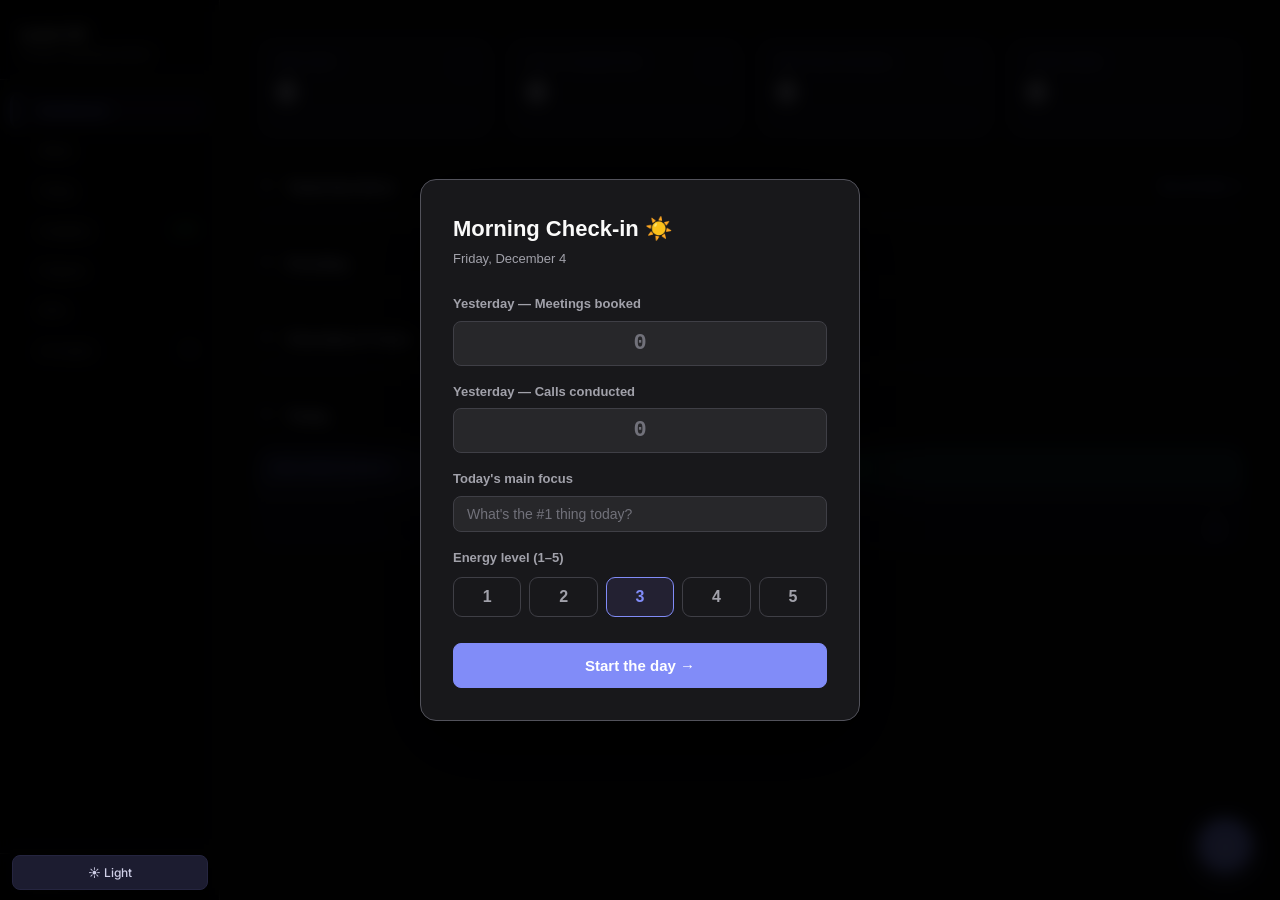
<file: index.html>
<!DOCTYPE html>
<html lang="en">
<head>
  <meta charset="UTF-8"/>
  <meta name="viewport" content="width=device-width, initial-scale=1.0"/>
  <title>Leyvix OS</title>
  <link rel="preconnect" href="https://fonts.googleapis.com"/>
  <link rel="preconnect" href="https://fonts.gstatic.com" crossorigin/>
  <link href="https://fonts.googleapis.com/css2?family=Inter:wght@400;500;600;700;800;900&display=swap" rel="stylesheet"/>
  <style>
    *, *::before, *::after { box-sizing: border-box; margin: 0; padding: 0; }
    html, body, #root { height: 100%; }
    body { background:#09090b; color:#fafafa; font-family:'Inter',sans-serif; font-size:14px; line-height:1.5; -webkit-font-smoothing:antialiased; }
    ::-webkit-scrollbar { width:4px; height:4px; }
    ::-webkit-scrollbar-track { background:transparent; }
    ::-webkit-scrollbar-thumb { background:#3f3f46; border-radius:4px; }
    ::-webkit-scrollbar-thumb:hover { background:#52525b; }
    input[type=number]::-webkit-outer-spin-button,
    input[type=number]::-webkit-inner-spin-button { -webkit-appearance:none; }
    input::placeholder, textarea::placeholder { color:#71717a; }
    button { font-family:'Inter',sans-serif; cursor:pointer; }
    button:hover { opacity:0.85; }
    textarea { font-family:'Inter',sans-serif; color:#fafafa; }
    select option { background:#18181b; color:#fafafa; }
    input[type="date"]::-webkit-calendar-picker-indicator { filter:invert(0.6); cursor:pointer; }
  </style>
</head>
<body>
  
<div id="lx-dash-holder" style="display:block;position:fixed;left:220px;top:0;right:0;bottom:0;overflow-y:auto;z-index:200;background:#09090b">
<style>
#lx-dash{font-family:'Inter',Arial,sans-serif;padding:36px}

/* Metrics row */
#lx-met{display:grid;grid-template-columns:repeat(4,1fr);gap:12px;margin-bottom:28px}
.lx-mc{background:#13131f;border:1px solid #252540;border-radius:14px;padding:18px 20px;position:relative}
.lx-mc-lbl{font-size:10px;font-weight:700;color:#6060a0;text-transform:uppercase;letter-spacing:.1em;margin-bottom:8px}
.lx-mc-val{font-size:28px;font-weight:900;color:#d8d8f0;line-height:1;letter-spacing:-.4px}
.lx-mc-goal{font-size:13px;font-weight:500;color:#5050a0;margin-left:4px}
.lx-mc-bar{height:3px;background:#1e1e38;border-radius:2px;overflow:hidden;margin-top:10px}
.lx-mc-fill{height:100%;border-radius:2px;transition:width .5s}
.lx-mc-btn{position:absolute;top:16px;right:16px;width:22px;height:22px;border-radius:6px;border:1px solid #252540;background:transparent;color:#5050a0;font-size:16px;cursor:pointer;display:flex;align-items:center;justify-content:center;transition:all .15s;line-height:1;padding:0}
.lx-mc-btn:hover{background:rgba(129,140,248,.15);border-color:#818cf8;color:#818cf8}

/* Section shell */
.lx-s{margin-bottom:24px}
.lx-s-hdr{display:flex;align-items:center;gap:10px;padding:8px 0 12px;border-bottom:2px solid #181830}
.lx-s-chev{font-size:11px;color:#6060a0;cursor:pointer;user-select:none;transition:transform .2s;padding:2px 5px;border-radius:4px}
.lx-s-chev:hover{background:#1a1a30;color:#c0c0e0}
.lx-s-chev.col{transform:rotate(-90deg)}
.lx-s-title{flex:1;font-size:14px;font-weight:700;color:#c8c8ec;letter-spacing:-.1px}
.lx-s-action{font-size:12px;color:#818cf8;cursor:pointer;font-weight:500}
.lx-s-body{margin-top:8px}

/* Tasks Due Soon (Image 1 style) */
#lx-tds-wrap{border-radius:12px;overflow:hidden;border:1px solid #1e1e38}
.lx-tr{display:flex;align-items:center;gap:14px;padding:11px 18px;background:#111120;border-bottom:1px solid #1a1a32;cursor:pointer;transition:background .1s}
.lx-tr:last-child{border-bottom:none}
.lx-tr:hover{background:#18182c}
.lx-tr-cb{width:20px;height:20px;border-radius:50%;border:2px solid #333358;background:transparent;flex-shrink:0;display:flex;align-items:center;justify-content:center;transition:all .15s;cursor:pointer}
.lx-tr-cb.done{background:#818cf8;border-color:#818cf8}
.lx-tr-cb.done::after{content:'✓';font-size:10px;font-weight:800;color:#fff;line-height:1}
.lx-tr-cb:hover{border-color:#818cf8}
.lx-tr-name{flex:1;font-size:13.5px;color:#cccce8;line-height:1.3}
.lx-tr-name.done{text-decoration:line-through;color:#353558}
.lx-tr-proj{font-size:11px;font-weight:700;color:#fff;padding:2px 10px;border-radius:20px;flex-shrink:0;white-space:nowrap}
.lx-tr-date{font-size:12px;color:#6868a0;white-space:nowrap;flex-shrink:0;min-width:72px;text-align:right;font-weight:500}
.lx-tr-date.od{color:#f87171;font-weight:600}
.lx-tr-date.td{color:#fbbf24;font-weight:600}
.lx-tr-empty{padding:20px 18px;color:#353558;font-size:13px;text-align:center;background:#111120}

/* Priority cards grid (Image 1 Favorites style) */
#lx-pcards{display:grid;grid-template-columns:repeat(5,1fr);gap:14px}
.lx-pc{border-radius:18px;padding:22px 18px 18px;min-height:148px;display:flex;flex-direction:column;cursor:pointer;transition:transform .18s,box-shadow .18s;box-shadow:0 4px 20px rgba(0,0,0,.45);position:relative;overflow:hidden}
.lx-pc:hover{transform:translateY(-4px);box-shadow:0 10px 32px rgba(0,0,0,.6)}
.lx-pc-num{font-size:10px;font-weight:800;color:rgba(255,255,255,.65);letter-spacing:.1em;text-transform:uppercase}
.lx-pc-ico{font-size:40px;line-height:1;margin:8px 0 auto}
.lx-pc-name{font-size:13px;font-weight:700;color:#fff;line-height:1.3;margin-top:8px}
.lx-pc-sub{font-size:11px;color:rgba(255,255,255,.5);margin-top:3px}
.lx-pc-pbar{position:absolute;bottom:0;left:0;right:0;height:4px;background:rgba(0,0,0,.25)}
.lx-pc-pfill{height:100%;background:rgba(255,255,255,.35)}

/* Plaky-style task table */
#lx-pt-wrap{border-radius:12px;overflow:hidden;border:1px solid #1e1e38}
.lx-pt-sec{border-bottom:1px solid #1e1e38}
.lx-pt-sec:last-child{border-bottom:none}
.lx-pt-grp-hdr{display:flex;align-items:center;gap:10px;padding:12px 18px;background:#0f0f1e;cursor:pointer;transition:background .1s}
.lx-pt-grp-hdr:hover{background:#141428}
.lx-pt-grp-chev{font-size:13px;font-weight:700;width:22px;height:22px;border-radius:6px;display:flex;align-items:center;justify-content:center;color:#fff;flex-shrink:0;transition:transform .2s}
.lx-pt-grp-chev.col{transform:rotate(-90deg)}
.lx-pt-grp-name{flex:1;font-size:13px;font-weight:600;color:#d0d0ec}
.lx-pt-grp-meta{font-size:11px;color:#505070}
.lx-pt-grp-bar{width:60px;height:4px;background:#1e1e38;border-radius:2px;overflow:hidden;flex-shrink:0}
.lx-pt-grp-bfill{height:100%;border-radius:2px;transition:width .3s}
.lx-pt-thead{display:grid;grid-template-columns:1fr 90px 120px 100px;background:#0a0a18;border-bottom:1px solid #1a1a32}
.lx-pt-thead>div{padding:7px 14px;font-size:10px;font-weight:700;letter-spacing:.08em;color:#404068}
.lx-pt-thead>div:last-child{text-align:center}
.lx-pt-row{display:grid;grid-template-columns:1fr 90px 120px 100px;cursor:pointer;transition:background .1s}
.lx-pt-row:hover .lx-ptc{background:rgba(129,140,248,.06)!important}
.lx-ptc{padding:9px 14px;display:flex;align-items:center;font-size:13px;border-bottom:1px solid #141428}
.lx-ptc:last-child{justify-content:center}
.lx-ptcb{width:16px;height:16px;border-radius:4px;flex-shrink:0;cursor:pointer;display:flex;align-items:center;justify-content:center;transition:all .15s;margin-right:10px}
.lx-ptcb.done::after{content:'✓';font-size:10px;font-weight:700;color:#fff}
.lx-badge{font-size:11px;font-weight:600;padding:3px 10px;border-radius:20px;white-space:nowrap}
.lx-pt-add-row{padding:8px 18px;background:#0a0a18;border-top:1px solid #141428}
.lx-pt-add-btn{border:none;background:none;font-size:12px;font-weight:500;cursor:pointer;padding:4px 0;font-family:inherit;color:#818cf8;opacity:.65;transition:opacity .15s}
.lx-pt-add-btn:hover{opacity:1}
.lx-pt-inp{border:none;border-bottom:1.5px solid #818cf8;outline:none;font-family:inherit;font-size:13px;background:transparent;padding:2px 4px;min-width:180px;color:#d0d0e8}

/* Today panels */
#lx-today-grid{display:grid;grid-template-columns:1fr 1fr;gap:14px}
.lx-panel{background:#111120;border:1px solid #1e1e38;border-radius:14px;overflow:hidden}
.lx-panel-hdr{padding:12px 16px 11px;border-bottom:1px solid #1a1a32;display:flex;align-items:center;justify-content:space-between}
.lx-panel-title{font-size:10.5px;font-weight:700;text-transform:uppercase;letter-spacing:.1em}
.lx-panel-date{font-size:11px;color:#303050}
.lx-panel-body{padding:10px 16px}
.lx-item{display:flex;align-items:center;gap:10px;padding:6px 0;border-bottom:1px solid #161628}
.lx-item:last-child{border-bottom:none}
.lx-cb{width:17px;height:17px;border-radius:50%;border:2px solid #333352;background:transparent;cursor:pointer;flex-shrink:0;display:flex;align-items:center;justify-content:center;transition:all .15s}
.lx-cb:hover{border-color:#818cf8}
.lx-cb.done{background:#818cf8;border-color:#818cf8}
.lx-cb.done::after{content:'✓';color:#fff;font-size:9px;font-weight:700}
.lx-item-text{flex:1;font-size:13px;color:#b8b8d8}
.lx-item-text.done{text-decoration:line-through;color:#282848}
.lx-item-del{border:none;background:none;color:#252545;font-size:13px;cursor:pointer;padding:0;opacity:0;transition:opacity .1s}
.lx-item:hover .lx-item-del{opacity:1}
.lx-item-del:hover{color:#f87171}
.lx-add-row{display:flex;align-items:center;gap:8px;padding:8px 16px;border-top:1px solid #161628;background:#0a0a18}
.lx-add-inp{flex:1;border:none;outline:none;font-family:'Inter',sans-serif;font-size:13px;color:#b8b8d8;background:none;padding:2px 0}
.lx-add-inp::placeholder{color:#252545}
.lx-add-btn{width:24px;height:24px;border-radius:6px;border:1px solid #252540;background:#161628;color:#6060a0;font-size:16px;cursor:pointer;display:flex;align-items:center;justify-content:center;flex-shrink:0;transition:all .15s;padding:0;line-height:1}
.lx-add-btn:hover{background:rgba(129,140,248,.15);border-color:#818cf8;color:#818cf8}
.lx-empty{font-size:12px;color:#252548;padding:8px 0}
</style>

<div id="lx-dash">
  <!-- Metrics Row -->
  <div id="lx-met">
    <div class="lx-mc">
      <div class="lx-mc-lbl">SMS Sent</div>
      <div><span class="lx-mc-val" id="lx-m-sms">0</span><span class="lx-mc-goal" id="lx-mg-sms"></span></div>
      <div class="lx-mc-bar"><div class="lx-mc-fill" id="lx-mf-sms" style="background:#818cf8;width:0%"></div></div>
      <button class="lx-mc-btn" onclick="lxMInc('sms')">+</button>
    </div>
    <div class="lx-mc">
      <div class="lx-mc-lbl">Calls Conducted</div>
      <div><span class="lx-mc-val" id="lx-m-calls">0</span><span class="lx-mc-goal" id="lx-mg-calls"></span></div>
      <div class="lx-mc-bar"><div class="lx-mc-fill" id="lx-mf-calls" style="background:#22d3ee;width:0%"></div></div>
      <button class="lx-mc-btn" onclick="lxMInc('calls')">+</button>
    </div>
    <div class="lx-mc">
      <div class="lx-mc-lbl">Meetings Booked</div>
      <div><span class="lx-mc-val" id="lx-m-meets">0</span><span class="lx-mc-goal" id="lx-mg-meets"></span></div>
      <div class="lx-mc-bar"><div class="lx-mc-fill" id="lx-mf-meets" style="background:#f472b6;width:0%"></div></div>
      <button class="lx-mc-btn" onclick="lxMInc('meetings')">+</button>
    </div>
    <div class="lx-mc">
      <div class="lx-mc-lbl">Tasks Done</div>
      <div><span class="lx-mc-val" id="lx-m-tasks">0</span><span class="lx-mc-goal" id="lx-mg-tasks"></span></div>
      <div class="lx-mc-bar"><div class="lx-mc-fill" id="lx-mf-tasks" style="background:#34d399;width:0%"></div></div>
    </div>
  </div>

  <!-- Tasks Due Soon -->
  <div class="lx-s">
    <div class="lx-s-hdr">
      <span class="lx-s-chev" id="lx-chev-tds" onclick="lxTogSec('lx-tds-wrap','lx-chev-tds')">▼</span>
      <span class="lx-s-title">Tasks Due Soon</span>
      <span class="lx-s-action">See all tasks →</span>
    </div>
    <div class="lx-s-body"><div id="lx-tds-wrap"></div></div>
  </div>

  <!-- Priorities (Asana Favorites style) -->
  <div class="lx-s">
    <div class="lx-s-hdr">
      <span class="lx-s-chev" id="lx-chev-pc" onclick="lxTogSec('lx-pcards','lx-chev-pc')">▼</span>
      <span class="lx-s-title">Priorities</span>
    </div>
    <div class="lx-s-body"><div id="lx-pcards"></div></div>
  </div>

  <!-- Full Task Table (Plaky style) -->
  <div class="lx-s">
    <div class="lx-s-hdr">
      <span class="lx-s-chev" id="lx-chev-pt" onclick="lxTogSec('lx-pt-wrap','lx-chev-pt')">▼</span>
      <span class="lx-s-title">Overview of Tasks</span>
    </div>
    <div class="lx-s-body"><div id="lx-pt-wrap"></div></div>
  </div>

  <!-- Today (Non-Negs + Plan) -->
  <div class="lx-s">
    <div class="lx-s-hdr">
      <span class="lx-s-chev" id="lx-chev-td" onclick="lxTogSec('lx-today-grid','lx-chev-td')">▼</span>
      <span class="lx-s-title">Today</span>
      <span class="lx-panel-date" id="lx-nn-date"></span>
    </div>
    <div class="lx-s-body">
      <div id="lx-today-grid">
        <div class="lx-panel">
          <div class="lx-panel-hdr" style="background:rgba(129,140,248,.1)">
            <span class="lx-panel-title" style="color:#818cf8">Non-Negotiables</span>
          </div>
          <div class="lx-panel-body"><div id="lx-nn-list"></div></div>
          <div class="lx-add-row"><input class="lx-add-inp" id="lx-nn-inp" placeholder="Add recurring item…" autocomplete="off"/><button class="lx-add-btn" onclick="lxNnAdd()">+</button></div>
        </div>
        <div class="lx-panel">
          <div class="lx-panel-hdr" style="background:rgba(52,211,153,.1)">
            <span class="lx-panel-title" style="color:#34d399">Today's Plan</span>
          </div>
          <div class="lx-panel-body"><div id="lx-plan-list"></div></div>
          <div class="lx-add-row"><input class="lx-add-inp" id="lx-plan-inp" placeholder="Add task…" autocomplete="off"/><button class="lx-add-btn" onclick="lxPlanAdd()">+</button></div>
        </div>
      </div>
    </div>
  </div>
</div>
</div>

<script>
(function(){
  var TODAY=new Date().toISOString().slice(0,10);
  function uid(){return Math.random().toString(36).slice(2,9);}
  function esc(s){return String(s||'').replace(/&/g,'&amp;').replace(/</g,'&lt;').replace(/>/g,'&gt;').replace(/"/g,'&quot;');}
  function getPri(){try{return JSON.parse(localStorage.getItem('lx4_pri')||'[]');}catch(e){return[];}}
  function savePri(d){localStorage.setItem('lx4_pri',JSON.stringify(d));}
  function getNnTpl(){try{return JSON.parse(localStorage.getItem('lx4_nn_tpl')||'[]');}catch(e){return[];}}
  function saveNnTpl(d){localStorage.setItem('lx4_nn_tpl',JSON.stringify(d));}
  function getNnState(){try{return JSON.parse(localStorage.getItem('lx4_nn_'+TODAY)||'{}');}catch(e){return{};}}
  function saveNnState(d){localStorage.setItem('lx4_nn_'+TODAY,JSON.stringify(d));}
  function getPlan(){try{return JSON.parse(localStorage.getItem('lx4_plan_'+TODAY)||'[]');}catch(e){return[];}}
  function savePlan(d){localStorage.setItem('lx4_plan_'+TODAY,JSON.stringify(d));}
  function getGoals(){try{return JSON.parse(localStorage.getItem('lx4_goals')||'{}');}catch(e){return{};}}
  function dayKey(off){var d=new Date();d.setDate(d.getDate()-(off||0));return 'lx4_d_'+d.toISOString().slice(0,10);}
  function getDay(off){try{return JSON.parse(localStorage.getItem(dayKey(off))||'{}');}catch(e){return{};}}
  function saveDay(d){localStorage.setItem(dayKey(0),JSON.stringify(d));}
  function weekSum(k){var t=0;for(var i=0;i<7;i++)t+=(getDay(i)[k]||0);return t;}

  var PCOLS=['#e06010','#c49010','#0a9050','#b01070','#4545c0','#0870b0','#a02030'];
  var PBGS=[
    'linear-gradient(145deg,#c04800,#e07020)',
    'linear-gradient(145deg,#906000,#c09010)',
    'linear-gradient(145deg,#056030,#0a9050)',
    'linear-gradient(145deg,#800050,#c01080)',
    'linear-gradient(145deg,#282890,#4848c8)',
    'linear-gradient(145deg,#045878,#0880b8)',
    'linear-gradient(145deg,#701020,#a82030)',
  ];
  var PICOS=['🎯','⚡','📋','🔥','🚀','💡','⚔️'];
  function pcol(n){return PCOLS[(n-1)%PCOLS.length];}
  function pbg(n){return PBGS[(n-1)%PBGS.length];}
  function pico(n){return PICOS[(n-1)%PICOS.length];}

  // ── Section toggle ──────────────────────────────────────────────────────
  window.lxTogSec=function(bodyId,chevId){
    var b=document.getElementById(bodyId);var c=document.getElementById(chevId);
    if(!b)return;var hide=b.style.display!=='none';
    b.style.display=hide?'none':'';if(c)c.classList.toggle('col',hide);
  };

  // ── Metrics ─────────────────────────────────────────────────────────────
  function refreshMet(){
    var g=getGoals();
    var sms=weekSum('sms'),calls=weekSum('calls'),meets=weekSum('meetings');
    var pri=getPri();var dn=0,tot=0;
    pri.forEach(function(p){(p.projects||[]).forEach(function(pr){(pr.tasks||[]).forEach(function(t){tot++;if(t.done)dn++;});});});
    function sv(id,v){var e=document.getElementById(id);if(e)e.textContent=v;}
    function sw(id,p){var e=document.getElementById(id);if(e)e.style.width=Math.min(p,100)+'%';}
    sv('lx-m-sms',sms);sv('lx-mg-sms',g.sms?'/ '+g.sms:'');sw('lx-mf-sms',g.sms?sms/g.sms*100:0);
    sv('lx-m-calls',calls);sv('lx-mg-calls',g.calls?'/ '+g.calls:'');sw('lx-mf-calls',g.calls?calls/g.calls*100:0);
    sv('lx-m-meets',meets);sv('lx-mg-meets',g.meetings?'/ '+g.meetings:'');sw('lx-mf-meets',g.meetings?meets/g.meetings*100:0);
    sv('lx-m-tasks',dn);sv('lx-mg-tasks',tot?'/ '+tot:'');sw('lx-mf-tasks',tot?dn/tot*100:0);
  }
  window.lxMInc=function(key){var d=getDay(0);d[key]=(d[key]||0)+1;saveDay(d);refreshMet();};

  // ── Tasks Due Soon ───────────────────────────────────────────────────────
  function relDate(s){
    var t=TODAY;
    if(s<t)return{txt:'Overdue',cls:'od'};
    if(s===t)return{txt:'Today',cls:'td'};
    var d=new Date(s+'T00:00'),diff=Math.round((d-new Date())/(864e5));
    if(diff===1)return{txt:'Tomorrow',cls:''};
    if(diff<7)return{txt:d.toLocaleDateString('en-US',{weekday:'short'}),cls:''};
    return{txt:d.toLocaleDateString('en-US',{month:'short',day:'numeric'}),cls:''};
  }
  function renderTds(){
    var el=document.getElementById('lx-tds-wrap');if(!el)return;
    var pri=getPri();var rows=[];
    pri.forEach(function(p){(p.projects||[]).forEach(function(proj){(proj.tasks||[]).forEach(function(t){if(!t.done)rows.push({t:t,pid:proj.id,priId:p.id,pNum:p.num});});});});
    rows.sort(function(a,b){var ad=a.t.deadline||'9999',bd=b.t.deadline||'9999';return ad<bd?-1:ad>bd?1:a.pNum-b.pNum;});
    rows=rows.slice(0,10);
    if(!rows.length){el.innerHTML='<div class="lx-tr-empty">All tasks done — great work! 🎉</div>';return;}
    var html='';
    rows.forEach(function(r){
      var t=r.t,rd=t.deadline?relDate(t.deadline):{txt:'—',cls:''};
      html+='<div class="lx-tr" onclick="lxTdsClick(''+r.priId+'',''+r.pid+'',''+t.id+'')">';
      html+='<div class="lx-tr-cb" onclick="event.stopPropagation();lxTdsToggle(''+r.priId+'',''+r.pid+'',''+t.id+'')"></div>';
      html+='<span class="lx-tr-name">'+esc(t.text)+'</span>';
      html+='<span class="lx-tr-proj" style="background:'+pcol(r.pNum)+'">P'+r.pNum+'</span>';
      if(t.leverage==='high')html+='<span class="lx-tr-proj" style="background:#7c3aed;font-size:10px">⚡ High</span>';
      html+='<span class="lx-tr-date '+rd.cls+'">'+rd.txt+'</span>';
      html+='</div>';
    });
    el.innerHTML=html;
  }
  window.lxTdsToggle=function(priId,projId,tid){
    var pr=getPri();pr.forEach(function(p){if(p.id!==priId)return;(p.projects||[]).forEach(function(proj){if(proj.id!==projId)return;proj.tasks=(proj.tasks||[]).map(function(t){return t.id===tid?Object.assign({},t,{done:!t.done}):t;});});});
    savePri(pr);renderTds();refreshMet();renderPt();
  };
  window.lxTdsClick=function(priId,projId,tid){
    var pr=getPri(),task=null,D=null;
    pr.forEach(function(p){if(p.id!==priId)return;(p.projects||[]).forEach(function(proj){if(proj.id!==projId)return;(proj.tasks||[]).forEach(function(t){if(t.id!==tid)return;task=t;D=function(pp,nt){var pr2=getPri();pr2.forEach(function(p2){if(p2.id!==priId)return;(p2.projects||[]).forEach(function(pr3){if(pr3.id===pp)pr3.tasks=nt;});});savePri(pr2);renderTds();renderPt();};});});});
    if(task&&window.__lxEdit)window.__lxEdit(task,projId,D);
  };

  // ── Priority Cards ───────────────────────────────────────────────────────
  function renderPcards(){
    var el=document.getElementById('lx-pcards');if(!el)return;
    var pri=getPri();
    if(!pri.length){el.innerHTML='<div style="color:#252548;font-size:13px;padding:16px 0">No priorities yet — add them in the Priorities view</div>';return;}
    var cols=Math.min(pri.length,5);
    el.style.gridTemplateColumns='repeat('+cols+',1fr)';
    var html='';
    pri.forEach(function(p){
      var dn=0,tot=0;
      (p.projects||[]).forEach(function(proj){(proj.tasks||[]).forEach(function(t){tot++;if(t.done)dn++;});});
      var pct=tot?Math.round(dn/tot*100):0;
      html+='<div class="lx-pc" style="background:'+pbg(p.num)+'">';
      html+='<div class="lx-pc-num">P'+p.num+'</div>';
      html+='<div class="lx-pc-ico">'+pico(p.num)+'</div>';
      html+='<div class="lx-pc-name">'+esc(p.title||'Priority '+p.num)+'</div>';
      html+='<div class="lx-pc-sub">'+dn+'/'+tot+' tasks done</div>';
      html+='<div class="lx-pc-pbar"><div class="lx-pc-pfill" style="width:'+pct+'%"></div></div>';
      html+='</div>';
    });
    el.innerHTML=html;
  }

  // ── Plaky Table ──────────────────────────────────────────────────────────
  function renderPt(){
    var el=document.getElementById('lx-pt-wrap');if(!el)return;
    var pri=getPri();
    if(!pri.length){el.innerHTML='<div style="color:#252548;padding:20px;font-size:13px;text-align:center">No priorities yet</div>';return;}
    var html='';
    pri.forEach(function(p){
      var col=pcol(p.num);
      var rows=[];(p.projects||[]).forEach(function(proj){(proj.tasks||[]).forEach(function(t){rows.push({t:t,pn:proj.name,pid:proj.id});});});
      var dn=rows.filter(function(x){return x.t.done;}).length;
      var pct=rows.length?Math.round(dn/rows.length*100):0;
      var sid='lx-pt-sec-'+p.id;
      html+='<div class="lx-pt-sec">';
      html+='<div class="lx-pt-grp-hdr" onclick="lxPtSecToggle(''+sid+'',this)">';
      html+='<div class="lx-pt-grp-chev" style="background:'+col+'">▼</div>';
      html+='<span style="font-size:10px;font-weight:800;color:#fff;background:'+col+';padding:2px 8px;border-radius:4px;letter-spacing:.05em">P'+p.num+'</span>';
      html+='<span class="lx-pt-grp-name">'+esc(p.title||'Priority '+p.num)+'</span>';
      html+='<span class="lx-pt-grp-meta">'+dn+'/'+rows.length+' done</span>';
      html+='<div class="lx-pt-grp-bar"><div class="lx-pt-grp-bfill" style="width:'+pct+'%;background:'+col+'"></div></div>';
      html+='</div>';
      html+='<div id="'+sid+'">';
      if(rows.length){
        html+='<div class="lx-pt-thead"><div>TASK</div><div>LEVERAGE</div><div>DEADLINE</div><div>STATUS</div></div>';
        rows.forEach(function(x,i){
          var t=x.t;var bg=i%2===0?'#0d0d1c':'#111120';
          var sbl,sbg,sfc;
          if(t.done){sbl='Done';sbg='rgba(5,150,105,.18)';sfc='#34d399';}
          else if(t.leverage==='high'){sbl='In Progress';sbg='rgba(217,119,6,.18)';sfc='#fbbf24';}
          else{sbl='To Do';sbg='rgba(80,80,128,.25)';sfc='#8080b8';}
          var cbBg=t.done?col:'transparent';var cbBdr=t.done?col:(t.leverage==='high'?col:'#333358');
          var dl='—',dlc='#505078';
          if(t.deadline){var dd=new Date(t.deadline+'T00:00');dl=dd.toLocaleDateString('en-US',{month:'short',day:'numeric'});if(!t.done){if(t.deadline<TODAY)dlc='#f87171';else if(t.deadline===TODAY)dlc='#fbbf24';else dlc='#a0a0c8';}}
          var lbg=t.leverage==='high'?'rgba(124,58,237,.18)':'rgba(64,64,100,.25)';var lfc=t.leverage==='high'?'#a78bfa':'#7070a8';
          html+='<div class="lx-pt-row" onclick="lxPtClick(''+p.id+'',''+x.pid+'',''+t.id+'')">';
          html+='<div class="lx-ptc" style="background:'+bg+'">';
          html+='<div class="lx-ptcb'+(t.done?' done':'')+'" onclick="event.stopPropagation();lxPtTog(''+p.id+'',''+x.pid+'',''+t.id+'')" style="border:1.5px solid '+cbBdr+';background:'+cbBg+'"></div>';
          html+='<span style="color:'+(t.done?'#303058':'#c8c8e8')+(t.done?';text-decoration:line-through':'')+'" title="'+esc(t.notes||'')+'">'+esc(t.text)+'</span>';
          if(t.notes&&!t.done)html+='<span style="font-size:11px;color:#353558;margin-left:6px">📝</span>';
          html+='</div>';
          html+='<div class="lx-ptc" style="background:'+bg+'"><span class="lx-badge" style="background:'+lbg+';color:'+lfc+'">'+(t.leverage==='high'?'⚡ High':'Low')+'</span></div>';
          html+='<div class="lx-ptc" style="background:'+bg+';font-size:12px;color:'+dlc+'">'+dl+'</div>';
          html+='<div class="lx-ptc" style="background:'+bg+'"><span class="lx-badge" style="background:'+sbg+';color:'+sfc+'">'+sbl+'</span></div>';
          html+='</div>';
        });
      }
      html+='<div class="lx-pt-add-row" data-pid="'+p.id+'"><button class="lx-pt-add-btn" onclick="lxPtAdd(''+p.id+'')">+ Add task</button></div>';
      html+='</div></div>';
    });
    el.innerHTML=html;
  }

  window.lxPtSecToggle=function(sid,hdr){
    var b=document.getElementById(sid);if(!b)return;
    var hide=b.style.display!=='none';b.style.display=hide?'none':'';
    var c=hdr.querySelector('.lx-pt-grp-chev');if(c)c.classList.toggle('col',hide);
  };
  window.lxPtTog=function(pid,projId,tid){
    var pr=getPri();pr.forEach(function(p){if(p.id!==pid)return;(p.projects||[]).forEach(function(proj){if(proj.id!==projId)return;proj.tasks=(proj.tasks||[]).map(function(t){return t.id===tid?Object.assign({},t,{done:!t.done}):t;});});});
    savePri(pr);renderPt();renderTds();renderPcards();refreshMet();
  };
  window.lxPtClick=function(pid,projId,tid){
    var pr=getPri(),task=null,D=null;
    pr.forEach(function(p){if(p.id!==pid)return;(p.projects||[]).forEach(function(proj){if(proj.id!==projId)return;(proj.tasks||[]).forEach(function(t){if(t.id!==tid)return;task=t;D=function(pp,nt){var pr2=getPri();pr2.forEach(function(p2){if(p2.id!==pid)return;(p2.projects||[]).forEach(function(pr3){if(pr3.id===pp)pr3.tasks=nt;});});savePri(pr2);renderPt();renderTds();};});});});
    if(task&&window.__lxEdit)window.__lxEdit(task,projId,D);
  };
  window.lxPtAdd=function(pid){
    var wrap=document.querySelector('[data-pid="'+pid+'"]');if(!wrap)return;
    wrap.innerHTML='<input class="lx-pt-inp" placeholder="Task name — Enter to save" autocomplete="off"/>';
    var inp=wrap.querySelector('input');if(!inp)return;inp.focus();
    function commit(){var text=inp.value.trim();if(text){var pr=getPri();pr.forEach(function(p){if(p.id!==pid)return;if(!p.projects||!p.projects.length)p.projects=[{id:uid(),name:'General',tasks:[]}];var proj=p.projects[0];(proj.tasks=proj.tasks||[]).push({id:uid(),text:text,done:false,leverage:'high',deadline:null,notes:''});});savePri(pr);}renderPt();}
    inp.onblur=commit;inp.onkeydown=function(e){if(e.key==='Enter'){e.preventDefault();inp.blur();}if(e.key==='Escape'){e.preventDefault();renderPt();}e.stopPropagation();};
  };

  // ── Non-Negs ─────────────────────────────────────────────────────────────
  function renderNn(){
    var tpl=getNnTpl(),state=getNnState(),el=document.getElementById('lx-nn-list');if(!el)return;
    if(!tpl.length){el.innerHTML='<div class="lx-empty">No recurring items yet</div>';return;}
    el.innerHTML='';
    tpl.forEach(function(item){
      var done=!!state[item.id];var row=document.createElement('div');row.className='lx-item';
      row.innerHTML='<div class="lx-cb'+(done?' done':'')+'" onclick="lxNnToggle(''+item.id+'')"></div>'
        +'<span class="lx-item-text'+(done?' done':'')+'">'+esc(item.text)+'</span>'
        +'<button class="lx-item-del" onclick="lxNnDel(''+item.id+'')" title="Remove">✕</button>';
      el.appendChild(row);
    });
  }
  window.lxNnToggle=function(id){var s=getNnState();s[id]=!s[id];saveNnState(s);renderNn();};
  window.lxNnDel=function(id){saveNnTpl(getNnTpl().filter(function(x){return x.id!==id;}));renderNn();};
  window.lxNnAdd=function(){var inp=document.getElementById('lx-nn-inp'),text=inp&&inp.value.trim();if(!text)return;var tpl=getNnTpl();tpl.push({id:uid(),text:text});saveNnTpl(tpl);inp.value='';renderNn();};

  // ── Day Plan ─────────────────────────────────────────────────────────────
  function renderPlan(){
    var tasks=getPlan(),el=document.getElementById('lx-plan-list');if(!el)return;
    if(!tasks.length){el.innerHTML='<div class="lx-empty">Nothing planned yet</div>';return;}
    el.innerHTML='';
    tasks.forEach(function(task){
      var row=document.createElement('div');row.className='lx-item';
      row.innerHTML='<div class="lx-cb'+(task.done?' done':'')+'" onclick="lxPlanToggle(''+task.id+'')"></div>'
        +'<span class="lx-item-text'+(task.done?' done':'')+'" ondblclick="lxPlanEdit(this,''+task.id+'')">'+esc(task.text)+'</span>'
        +'<button class="lx-item-del" onclick="lxPlanDel(''+task.id+'')" title="Delete">✕</button>';
      el.appendChild(row);
    });
  }
  window.lxPlanToggle=function(id){savePlan(getPlan().map(function(t){return t.id===id?Object.assign({},t,{done:!t.done}):t;}));renderPlan();};
  window.lxPlanDel=function(id){savePlan(getPlan().filter(function(t){return t.id!==id;}));renderPlan();};
  window.lxPlanAdd=function(){var inp=document.getElementById('lx-plan-inp'),text=inp&&inp.value.trim();if(!text)return;var tasks=getPlan();tasks.push({id:uid(),text:text,done:false});savePlan(tasks);inp.value='';renderPlan();};
  window.lxPlanEdit=function(el,id){
    if(el.contentEditable==='true')return;el.contentEditable='true';el.focus();
    var r=document.createRange();r.selectNodeContents(el);window.getSelection().removeAllRanges();window.getSelection().addRange(r);
    function commit(){el.contentEditable='false';var t=el.textContent.trim();if(!t){renderPlan();return;}savePlan(getPlan().map(function(x){return x.id===id?Object.assign({},x,{text:t}):x;}));}
    el.onblur=commit;el.onkeydown=function(e){if(e.key==='Enter'){e.preventDefault();el.blur();}if(e.key==='Escape'){el.contentEditable='false';renderPlan();}};
  };

  document.addEventListener('keydown',function(e){
    if(e.key!=='Enter')return;
    var id=document.activeElement&&document.activeElement.id;
    if(id==='lx-nn-inp')lxNnAdd();if(id==='lx-plan-inp')lxPlanAdd();
  });

  function renderAll(){
    var d=new Date();var el=document.getElementById('lx-nn-date');
    if(el)el.textContent=d.toLocaleDateString('en-US',{weekday:'short',month:'short',day:'numeric'});
    refreshMet();renderTds();renderPcards();renderPt();renderNn();renderPlan();
  }

  function isDash(){
    var main=document.querySelector('main');
    if(!main||main.textContent.trim().length<30)return true; // React not ready — keep showing
    var t=main.textContent;
    return /good (morning|afternoon|evening)/i.test(t)||
           /Non.Negotiables/i.test(t)||
           /Today.s Tasks/i.test(t);
  }
  function updateVis(){
    var holder=document.getElementById('lx-dash-holder');
    if(!holder)return;
    if(isDash()){
      holder.style.display='block';
    } else {
      holder.style.display='none';
    }
  }

  var obs=new MutationObserver(updateVis);
  function startWatch(){
    var main=document.querySelector('main');
    if(main){obs.observe(main,{childList:true,subtree:true});}
    else{var bo=new MutationObserver(function(){var m=document.querySelector('main');if(m){bo.disconnect();obs.observe(m,{childList:true,subtree:true});}});bo.observe(document.body,{childList:true,subtree:true});}
    setInterval(updateVis,1000);
    updateVis();
  }
  // Render immediately (data is in localStorage, no React needed)
  renderAll();
  document.readyState==='loading'?document.addEventListener('DOMContentLoaded',startWatch):startWatch();
})();
</script>

  
<div id="lx-kpi-holder" style="display:none;position:fixed;left:220px;top:0;right:0;bottom:0;overflow-y:auto;z-index:200;background:#09090b;padding:36px">
<style>
#lx-kpi{font-family:'Inter',Arial,sans-serif}
.lx-kpi-hdr{display:flex;align-items:baseline;justify-content:space-between;margin-bottom:24px}
.lx-kpi-hdr-title{font-size:22px;font-weight:900;color:#e0e0f4;letter-spacing:-.4px}
.lx-kpi-hdr-date{font-size:12px;color:#6060a0}
/* top stat cards */
.lx-kpi-cards{display:grid;grid-template-columns:repeat(3,1fr);gap:14px;margin-bottom:22px}
.lx-kc{border-radius:18px;padding:24px;color:#fff;position:relative;overflow:hidden;min-height:120px;display:flex;flex-direction:column;gap:6px;box-shadow:0 4px 24px rgba(0,0,0,.5)}
.lx-kc-lbl{font-size:10px;font-weight:700;letter-spacing:.12em;opacity:.65;text-transform:uppercase}
.lx-kc-val{font-size:52px;font-weight:900;line-height:1;letter-spacing:-.5px}
.lx-kc-sub{font-size:12px;opacity:.5}
.lx-kc-bg{position:absolute;right:-8px;bottom:-12px;font-size:96px;opacity:.09;pointer-events:none}
/* health table */
.lx-kpi-layout{display:grid;grid-template-columns:2fr 1.4fr;gap:16px;margin-bottom:16px}
.lx-kbox{background:#13131f;border:1px solid #1e1e38;border-radius:18px;padding:22px}
.lx-kbox-t{font-size:10px;font-weight:700;letter-spacing:.1em;color:#6060a0;text-transform:uppercase;margin-bottom:16px}
/* health table */
.lx-htable{width:100%;border-collapse:collapse}
.lx-htable th{font-size:10px;font-weight:700;color:#404068;text-align:left;padding:6px 10px;letter-spacing:.06em;border-bottom:1px solid #1a1a32}
.lx-htable th:not(:first-child){text-align:center}
.lx-htable td{padding:7px 10px;font-size:12px;color:#c0c0e0;border-bottom:1px solid #111120}
.lx-htable tr:last-child td{border-bottom:none}
.lx-htable td:not(:first-child){text-align:center}
.lx-htable td:first-child{font-weight:600;font-size:11px;color:#9090c0;letter-spacing:.04em}
.lx-dot{width:10px;height:10px;border-radius:50%;display:inline-block}
/* donuts */
.lx-kdonuts{display:flex;align-items:center;justify-content:space-around;gap:4px}
/* progress bars */
.lx-kprog{margin-bottom:14px}
.lx-kprog:last-child{margin-bottom:0}
.lx-kprog-top{display:flex;justify-content:space-between;margin-bottom:6px}
.lx-kprog-lbl{font-size:12px;font-weight:600;color:#c0c0e0}
.lx-kprog-num{font-size:12px;color:#6060a0}
.lx-kprog-track{height:8px;background:#1a1a32;border-radius:4px;overflow:hidden}
.lx-kprog-fill{height:100%;border-radius:4px;transition:width .6s}
/* bar chart */
.lx-kbar-box{background:#13131f;border:1px solid #1e1e38;border-radius:18px;padding:22px}
.lx-kbar-t{font-size:10px;font-weight:700;letter-spacing:.1em;color:#6060a0;text-transform:uppercase;margin-bottom:16px}
.lx-klegend{display:flex;gap:18px;margin-top:12px;justify-content:center}
.lx-kleg{display:flex;align-items:center;gap:6px;font-size:11px;color:#8080a0}
.lx-kleg-dot{width:10px;height:10px;border-radius:50%;flex-shrink:0}
</style>
<div id="lx-kpi"></div>
</div>

<script>
(function(){
  function gd(i){var d=new Date();d.setDate(d.getDate()-(i||0));try{return JSON.parse(localStorage.getItem('lx4_d_'+d.toISOString().slice(0,10))||'{}');}catch(e){return{};}}
  function goals(){try{return JSON.parse(localStorage.getItem('lx4_goals')||'{}');}catch(e){return{};}}
  function pri(){try{return JSON.parse(localStorage.getItem('lx4_pri')||'[]');}catch(e){return[];}}
  function nnTpl(){try{return JSON.parse(localStorage.getItem('lx4_nn_tpl')||'[]');}catch(e){return[];}}
  function nnSt(){var t=new Date().toISOString().slice(0,10);try{return JSON.parse(localStorage.getItem('lx4_nn_'+t)||'{}');}catch(e){return{};}}
  function wsum(k){var t=0;for(var i=0;i<7;i++)t+=(gd(i)[k]||0);return t;}
  function darr(k){var a=[];for(var i=6;i>=0;i--)a.push(gd(i)[k]||0);return a;}

  function donut(pct,color,label,sub){
    var R=46,C=2*Math.PI*R,dash=Math.min(pct/100,1)*C;
    var id='dg'+Math.random().toString(36).slice(2,5);
    return '<svg viewBox="0 0 140 140" style="width:120px;height:120px;flex-shrink:0">'+
      '<defs><linearGradient id="'+id+'" x1="0%" y1="0%" x2="100%" y2="100%">'+
      '<stop offset="0%" stop-color="'+color+'"/><stop offset="100%" stop-color="'+color+'" stop-opacity=".45"/></linearGradient></defs>'+
      '<circle cx="70" cy="70" r="'+R+'" fill="none" stroke="#1a1a32" stroke-width="13"/>'+
      '<circle cx="70" cy="70" r="'+R+'" fill="none" stroke="url(#'+id+')" stroke-width="13" stroke-dasharray="'+dash.toFixed(1)+' '+C.toFixed(1)+'" stroke-linecap="round" transform="rotate(-90 70 70)"/>'+
      '<text x="70" y="66" text-anchor="middle" font-family="Inter,sans-serif" font-size="22" font-weight="900" fill="'+color+'">'+Math.round(pct)+'%</text>'+
      '<text x="70" y="82" text-anchor="middle" font-family="Inter,sans-serif" font-size="10" font-weight="600" fill="#8080a0">'+label+'</text>'+
      (sub?'<text x="70" y="96" text-anchor="middle" font-family="Inter,sans-serif" font-size="9" fill="#404068">'+sub+'</text>':'')+
      '</svg>';
  }

  function bars(datasets){
    var W=520,H=100,PAD=8,n=7,gW=W/n;
    var bw=Math.max(5,Math.floor(gW/(datasets.length+2))),bg=2;
    var max=1;datasets.forEach(function(ds){ds.d.forEach(function(v){if(v>max)max=v;});});
    var svg='<svg viewBox="0 0 '+W+' '+(H+24)+'" style="width:100%">';
    [.25,.5,.75,1].forEach(function(f){var y=PAD+Math.round((H-PAD)*(1-f));svg+='<line x1="0" y1="'+y+'" x2="'+W+'" y2="'+y+'" stroke="#1a1a32" stroke-width="1"/>';});
    for(var i=0;i<n;i++){
      var cx=i*gW+gW/2,offset=-(datasets.length*(bw+bg))/2+bg/2;
      datasets.forEach(function(ds,si){
        var v=ds.d[i];var bh=Math.max(v>0?3:0,Math.round((v/max)*(H-PAD)));
        var bx=Math.round(cx+offset+si*(bw+bg));
        if(bh>0)svg+='<rect x="'+bx+'" y="'+(H-bh)+'" width="'+bw+'" height="'+bh+'" rx="3" fill="'+ds.c+'"/>';
      });
      var dd=new Date();dd.setDate(dd.getDate()-(6-i));
      svg+='<text x="'+cx+'" y="'+(H+18)+'" text-anchor="middle" font-size="9" fill="#404068" font-family="Inter,sans-serif">'+['S','M','T','W','T','F','S'][dd.getDay()]+'</text>';
    }
    return svg+'</svg>';
  }

  function prog(label,val,goal,color){
    var pct=goal>0?Math.min(val/goal*100,100):0;var hi=val>=goal&&goal>0;
    return '<div class="lx-kprog">'+
      '<div class="lx-kprog-top"><span class="lx-kprog-lbl">'+label+'</span>'+
      '<span class="lx-kprog-num" style="color:'+(hi?'#34d399':'#6060a0')+'">'+val+(goal>0?'/'+goal:'')+(hi?' ✓':'')+'</span></div>'+
      '<div class="lx-kprog-track"><div class="lx-kprog-fill" style="width:'+pct+'%;background:'+color+'"></div></div></div>';
  }

  function healthDot(pct){
    var c=pct>=80?'#34d399':pct>=40?'#fbbf24':'#f87171';
    return '<span class="lx-dot" style="background:'+c+'"></span>';
  }

  function renderKpi(){
    var el=document.getElementById('lx-kpi');if(!el)return;
    var g=goals(),p=pri(),tpl=nnTpl(),st=nnSt();
    var wSms=wsum('sms'),wCalls=wsum('calls'),wMeets=wsum('meetings');
    var priDone=0,priTotal=0;
    p.forEach(function(pr){(pr.projects||[]).forEach(function(pj){(pj.tasks||[]).forEach(function(t){priTotal++;if(t.done)priDone++;});});});
    var nnDone=tpl.filter(function(x){return!!st[x.id];}).length;
    var taskPct=priTotal?priDone/priTotal*100:0;
    var callPct=g.calls?Math.min(wCalls/g.calls*100,100):0;
    var smsPct=g.sms?Math.min(wSms/g.sms*100,100):0;
    var nnPct=tpl.length?nnDone/tpl.length*100:0;
    var today=new Date().toLocaleDateString('en-US',{weekday:'long',month:'long',day:'numeric'});

    // Health table rows per priority
    var healthRows='';
    p.forEach(function(pr){
      var dn=0,tot=0;
      (pr.projects||[]).forEach(function(pj){(pj.tasks||[]).forEach(function(t){tot++;if(t.done)dn++;});});
      var pct=tot?Math.round(dn/tot*100):0;
      var hasDl=0,overdue=0;
      (pr.projects||[]).forEach(function(pj){(pj.tasks||[]).forEach(function(t){if(t.deadline){hasDl++;var d=new Date().toISOString().slice(0,10);if(t.deadline<d&&!t.done)overdue++;}});});
      healthRows+='<tr><td>P'+pr.num+' '+esc((pr.title||'').substring(0,10))+'</td>';
      healthRows+='<td>'+healthDot(overdue===0?90:overdue<2?50:10)+'</td>';
      healthRows+='<td>'+healthDot(smsPct||50)+'</td>';
      healthRows+='<td>'+tot+'</td>';
      healthRows+='<td>'+pct+'%</td></tr>';
    });

    var html=
      '<div class="lx-kpi-hdr"><div class="lx-kpi-hdr-title">Performance</div><div class="lx-kpi-hdr-date">'+today+'</div></div>'+
      '<div class="lx-kpi-cards">'+
      '<div class="lx-kc" style="background:linear-gradient(145deg,#3b1a8a,#6d28d9)"><div class="lx-kc-lbl">SMS This Week</div><div class="lx-kc-val">'+wSms+'</div><div class="lx-kc-sub">'+(g.sms?smsPct.toFixed(0)+'% of '+g.sms+' goal':'set goal in dashboard')+'</div><div class="lx-kc-bg">💬</div></div>'+
      '<div class="lx-kc" style="background:linear-gradient(145deg,#0a4d6e,#0e7490)"><div class="lx-kc-lbl">Calls This Week</div><div class="lx-kc-val">'+wCalls+'</div><div class="lx-kc-sub">'+(g.calls?callPct.toFixed(0)+'% of '+g.calls+' goal':'set goal in dashboard')+'</div><div class="lx-kc-bg">📞</div></div>'+
      '<div class="lx-kc" style="background:linear-gradient(145deg,#7a0d46,#be185d)"><div class="lx-kc-lbl">Meetings Booked</div><div class="lx-kc-val">'+wMeets+'</div><div class="lx-kc-sub">this week</div><div class="lx-kc-bg">🤝</div></div>'+
      '</div>'+
      '<div class="lx-kpi-layout">'+
        '<div class="lx-kbox"><div class="lx-kbox-t">Project Health</div>'+
          '<table class="lx-htable"><thead><tr><th>PRIORITY</th><th>TIME</th><th>PACE</th><th>TASKS</th><th>PROGRESS</th></tr></thead>'+
          '<tbody>'+healthRows+'</tbody></table></div>'+
        '<div class="lx-kbox"><div class="lx-kbox-t">Completion Rates</div>'+
          '<div class="lx-kdonuts">'+
            donut(taskPct,'#818cf8','Tasks',priDone+'/'+priTotal)+
            donut(callPct,'#22d3ee','Calls',wCalls+(g.calls?'/'+g.calls:''))+
            donut(nnPct,'#34d399','Habits',nnDone+'/'+tpl.length)+
          '</div></div>'+
      '</div>'+
      '<div style="display:grid;grid-template-columns:1fr 1fr;gap:16px;margin-bottom:0">'+
        '<div class="lx-kbar-box"><div class="lx-kbar-t">Daily Activity — 7 Days</div>'+
          bars([{c:'#818cf8',d:darr('sms')},{c:'#22d3ee',d:darr('calls')},{c:'#f472b6',d:darr('meetings')}])+
          '<div class="lx-klegend"><div class="lx-kleg"><div class="lx-kleg-dot" style="background:#818cf8"></div>SMS</div><div class="lx-kleg"><div class="lx-kleg-dot" style="background:#22d3ee"></div>Calls</div><div class="lx-kleg"><div class="lx-kleg-dot" style="background:#f472b6"></div>Meetings</div></div>'+
        '</div>'+
        '<div class="lx-kbox"><div class="lx-kbox-t">Goal Progress</div>'+
          prog('SMS Sent',wSms,g.sms||0,'linear-gradient(90deg,#6d28d9,#a855f7)')+
          prog('Calls Conducted',wCalls,g.calls||0,'linear-gradient(90deg,#0e7490,#22d3ee)')+
          prog('Meetings Booked',wMeets,g.meetings||0,'linear-gradient(90deg,#be185d,#f472b6)')+
          prog('Tasks Done',priDone,priTotal,'linear-gradient(90deg,#059669,#34d399)')+
          prog('Habits Completed',nnDone,tpl.length,'linear-gradient(90deg,#b45309,#fbbf24)')+
        '</div>'+
      '</div>';
    el.innerHTML=html;
  }

  function updateKpiVis(){
    var main=document.querySelector('main');var holder=document.getElementById('lx-kpi-holder');
    if(!holder)return;
    if(main&&/Log KPIs/i.test(main.textContent)){
      holder.style.display='block';renderKpi();
    } else {
      holder.style.display='none';
    }
  }

  var kObs=new MutationObserver(updateKpiVis);
  function startKpi(){
    var main=document.querySelector('main');
    if(main){kObs.observe(main,{childList:true,subtree:true});updateKpiVis();}
    else{var bo=new MutationObserver(function(){var m=document.querySelector('main');if(m){bo.disconnect();kObs.observe(m,{childList:true,subtree:true});updateKpiVis();}});bo.observe(document.body,{childList:true,subtree:true});}
    setInterval(updateKpiVis,1000);
  }
  document.readyState==='loading'?document.addEventListener('DOMContentLoaded',startKpi):startKpi();
})();
</script>

  
<style>
#lx-edit-overlay{display:none;position:fixed;inset:0;z-index:10000;background:rgba(0,0,0,.75);align-items:center;justify-content:center}
#lx-edit-overlay.open{display:flex}
#lx-edit-box{background:#13131f;border:1px solid #252540;border-radius:16px;padding:24px 22px;width:380px;max-width:92vw;font-family:'Inter',Arial,sans-serif;box-shadow:0 12px 48px rgba(0,0,0,.8)}
#lx-edit-box h3{font-size:11px;font-weight:700;color:#6868a0;margin:0 0 14px;text-transform:uppercase;letter-spacing:.1em}
#lx-edit-task-text{font-size:15px;font-weight:600;color:#e0e0f4;line-height:1.4;margin-bottom:18px;padding-bottom:14px;border-bottom:1px solid #252540}
.lx-edit-label{font-size:10px;color:#6868a0;text-transform:uppercase;letter-spacing:.09em;font-weight:600;margin-bottom:6px}
.lx-edit-row{display:flex;gap:10px;margin-bottom:14px}
#lx-edit-notes{width:100%;background:#1c1c30;border:1.5px solid #252540;border-radius:10px;color:#d0d0e8;font-family:inherit;font-size:13px;padding:10px 12px;resize:vertical;min-height:80px;line-height:1.5;margin-bottom:14px}
#lx-edit-notes:focus{outline:none;border-color:#818cf8}
.lx-edit-select,.lx-edit-date{flex:1;background:#1c1c30;border:1.5px solid #252540;border-radius:10px;color:#d0d0e8;font-family:inherit;font-size:13px;padding:9px 10px}
.lx-edit-select:focus,.lx-edit-date:focus{outline:none;border-color:#818cf8}
.lx-edit-actions{display:flex;gap:8px;margin-top:4px}
.lx-edit-save{flex:1;background:#818cf8;border:none;border-radius:10px;color:#fff;font-family:inherit;font-size:13px;font-weight:600;padding:10px;cursor:pointer}
.lx-edit-cancel{background:#1c1c30;border:1px solid #252540;border-radius:10px;color:#8080a0;font-family:inherit;font-size:13px;padding:10px 16px;cursor:pointer}
</style>
<div id="lx-edit-overlay" onclick="if(event.target===this)lxEditClose()">
  <div id="lx-edit-box">
    <h3>Edit Task</h3>
    <div id="lx-edit-task-text"></div>
    <div class="lx-edit-row">
      <div style="flex:1"><div class="lx-edit-label">Leverage</div>
        <select class="lx-edit-select" id="lx-edit-leverage"><option value="high">High Leverage</option><option value="low">Low Leverage</option></select></div>
      <div style="flex:1"><div class="lx-edit-label">Deadline</div>
        <input type="date" class="lx-edit-date" id="lx-edit-deadline"/></div>
    </div>
    <div class="lx-edit-label">Notes</div>
    <textarea id="lx-edit-notes" placeholder="Add notes, context, next steps…"></textarea>
    <div class="lx-edit-actions">
      <button class="lx-edit-save" onclick="lxEditSave()">Save</button>
      <button class="lx-edit-cancel" onclick="lxEditClose()">Cancel</button>
    </div>
  </div>
</div>
<script>
(function(){
  var cb=null;
  window.__lxEdit=function(task,projId,D){
    cb={task:task,projId:projId,D:D};
    document.getElementById('lx-edit-task-text').textContent=task.text;
    document.getElementById('lx-edit-notes').value=task.notes||'';
    document.getElementById('lx-edit-leverage').value=task.leverage||'high';
    document.getElementById('lx-edit-deadline').value=task.deadline||'';
    document.getElementById('lx-edit-overlay').classList.add('open');
    setTimeout(function(){document.getElementById('lx-edit-notes').focus();},50);
  };
  window.lxEditClose=function(){document.getElementById('lx-edit-overlay').classList.remove('open');cb=null;};
  window.lxEditSave=function(){
    if(!cb)return;
    var notes=document.getElementById('lx-edit-notes').value;
    var leverage=document.getElementById('lx-edit-leverage').value;
    var deadline=document.getElementById('lx-edit-deadline').value||null;
    var pri=[];try{pri=JSON.parse(localStorage.getItem('lx4_pri')||'[]');}catch(e){}
    var proj=null;for(var i=0;i<pri.length;i++){var p=(pri[i].projects||[]).find(function(x){return x.id===cb.projId;});if(p){proj=p;break;}}
    if(proj){cb.D(cb.projId,proj.tasks.map(function(t){return t.id===cb.task.id?Object.assign({},t,{notes:notes,leverage:leverage,deadline:deadline}):t;}));}
    lxEditClose();
  };
})();
</script>

  <div id="root"></div>
  <script>
(function(){try{var today=new Date().toISOString().slice(0,10);var tasks=JSON.parse(localStorage.getItem('lx4_tasks')||'{}');if(!tasks[today]||tasks[today].length===0){for(var i=1;i<=7;i++){var d=new Date();d.setDate(d.getDate()-i);var key=d.toISOString().slice(0,10);var prev=tasks[key]||[];var incomplete=prev.filter(function(t){return !t.done;});if(incomplete.length>0){tasks[today]=incomplete;localStorage.setItem('lx4_tasks',JSON.stringify(tasks));break;}}}}catch(e){}})();
  </script>
  <script>(()=>{var _f=Object.create,ws=Object.defineProperty,Lf=Object.getOwnPropertyDescriptor,Tf=Object.getOwnPropertyNames,Nf=Object.getPrototypeOf,Df=Object.prototype.hasOwnProperty,Bn=(c,j)=>()=>(j||c((j={exports:{}}).exports,j),j.exports),Rf=(c,j,P,N)=>{if(j&&typeof j=="object"||typeof j=="function")for(let d of Tf(j))!Df.call(c,d)&&d!==P&&ws(c,d,{get:()=>j[d],enumerable:!(N=Lf(j,d))||N.enumerable});return c},ra=(c,j,P)=>(P=c!=null?_f(Nf(c)):{},Rf(j||!c||!c.__esModule?ws(P,"default",{value:c,enumerable:!0}):P,c)),If=Bn(c=>{"use strict";var j=Symbol.for("react.transitional.element"),P=Symbol.for("react.portal"),N=Symbol.for("react.fragment"),d=Symbol.for("react.strict_mode"),H=Symbol.for("react.profiler"),V=Symbol.for("react.consumer"),W=Symbol.for("react.context"),Q=Symbol.for("react.forward_ref"),D=Symbol.for("react.suspense"),x=Symbol.for("react.memo"),B=Symbol.for("react.lazy"),w=Symbol.for("react.activity"),ie=Symbol.iterator;function G(p){return p===null||typeof p!="object"?null:(p=ie&&p[ie]||p["@@iterator"],typeof p=="function"?p:null)}var J={isMounted:function(){return!1},enqueueForceUpdate:function(){},enqueueReplaceState:function(){},enqueueSetState:function(){}},te=Object.assign,ce={};function $(p,_,I){this.props=p,this.context=_,this.refs=ce,this.updater=I||J}$.prototype.isReactComponent={},$.prototype.setState=function(p,_){if(typeof p!="object"&&typeof p!="function"&&p!=null)throw Error("takes an object of state variables to update or a function which returns an object of state variables.");this.updater.enqueueSetState(this,p,_,"setState")},$.prototype.forceUpdate=function(p){this.updater.enqueueForceUpdate(this,p,"forceUpdate")};function re(){}re.prototype=$.prototype;function le(p,_,I){this.props=p,this.context=_,this.refs=ce,this.updater=I||J}var xe=le.prototype=new re;xe.constructor=le,te(xe,$.prototype),xe.isPureReactComponent=!0;var g=Array.isArray;function M(){}var E={H:null,A:null,T:null,S:null},q=Object.prototype.hasOwnProperty;function ae(p,_,I){var K=I.ref;return{$$typeof:j,type:p,key:_,ref:K!==void 0?K:null,props:I}}function S(p,_){return ae(p.type,_,p.props)}function U(p){return typeof p=="object"&&p!==null&&p.$$typeof===j}function he(p){var _={"=":"=0",":":"=2"};return"$"+p.replace(/[=:]/g,function(I){return _[I]})}var qe=/\/+/g;function A(p,_){return typeof p=="object"&&p!==null&&p.key!=null?he(""+p.key):_.toString(36)}function O(p){switch(p.status){case"fulfilled":return p.value;case"rejected":throw p.reason;default:switch(typeof p.status=="string"?p.then(M,M):(p.status="pending",p.then(function(_){p.status==="pending"&&(p.status="fulfilled",p.value=_)},function(_){p.status==="pending"&&(p.status="rejected",p.reason=_)})),p.status){case"fulfilled":return p.value;case"rejected":throw p.reason}}throw p}function z(p,_,I,K,Z){var fe=typeof p;(fe==="undefined"||fe==="boolean")&&(p=null);var je=!1;if(p===null)je=!0;else switch(fe){case"bigint":case"string":case"number":je=!0;break;case"object":switch(p.$$typeof){case j:case P:je=!0;break;case B:return je=p._init,z(je(p._payload),_,I,K,Z)}}if(je)return Z=Z(p),je=K===""?"."+A(p,0):K,g(Z)?(I="",je!=null&&(I=je.replace(qe,"$&/")+"/"),z(Z,_,I,"",function(Ar){return Ar})):Z!=null&&(U(Z)&&(Z=S(Z,I+(Z.key==null||p&&p.key===Z.key?"":(""+Z.key).replace(qe,"$&/")+"/")+je)),_.push(Z)),1;je=0;var on=K===""?".":K+":";if(g(p))for(var $e=0;$e<p.length;$e++)K=p[$e],fe=on+A(K,$e),je+=z(K,_,I,fe,Z);else if($e=G(p),typeof $e=="function")for(p=$e.call(p),$e=0;!(K=p.next()).done;)K=K.value,fe=on+A(K,$e++),je+=z(K,_,I,fe,Z);else if(fe==="object"){if(typeof p.then=="function")return z(O(p),_,I,K,Z);throw _=String(p),Error("Objects are not valid as a React child (found: "+(_==="[object Object]"?"object with keys {"+Object.keys(p).join(", ")+"}":_)+"). If you meant to render a collection of children, use an array instead.")}return je}function R(p,_,I){if(p==null)return p;var K=[],Z=0;return z(p,K,"","",function(fe){return _.call(I,fe,Z++)}),K}function ge(p){if(p._status===-1){var _=p._result;_=_(),_.then(function(I){(p._status===0||p._status===-1)&&(p._status=1,p._result=I)},function(I){(p._status===0||p._status===-1)&&(p._status=2,p._result=I)}),p._status===-1&&(p._status=0,p._result=_)}if(p._status===1)return p._result.default;throw p._result}var Ce=typeof reportError=="function"?reportError:function(p){if(typeof window=="object"&&typeof window.ErrorEvent=="function"){var _=new window.ErrorEvent("error",{bubbles:!0,cancelable:!0,message:typeof p=="object"&&p!==null&&typeof p.message=="string"?String(p.message):String(p),error:p});if(!window.dispatchEvent(_))return}else if(typeof process=="object"&&typeof process.emit=="function"){process.emit("uncaughtException",p);return}console.error(p)},Ie={map:R,forEach:function(p,_,I){R(p,function(){_.apply(this,arguments)},I)},count:function(p){var _=0;return R(p,function(){_++}),_},toArray:function(p){return R(p,function(_){return _})||[]},only:function(p){if(!U(p))throw Error("React.Children.only expected to receive a single React element child.");return p}};c.Activity=w,c.Children=Ie,c.Component=$,c.Fragment=N,c.Profiler=H,c.PureComponent=le,c.StrictMode=d,c.Suspense=D,c.__CLIENT_INTERNALS_DO_NOT_USE_OR_WARN_USERS_THEY_CANNOT_UPGRADE=E,c.__COMPILER_RUNTIME={__proto__:null,c:function(p){return E.H.useMemoCache(p)}},c.cache=function(p){return function(){return p.apply(null,arguments)}},c.cacheSignal=function(){return null},c.cloneElement=function(p,_,I){if(p==null)throw Error("The argument must be a React element, but you passed "+p+".");var K=te({},p.props),Z=p.key;if(_!=null)for(fe in _.key!==void 0&&(Z=""+_.key),_)!q.call(_,fe)||fe==="key"||fe==="__self"||fe==="__source"||fe==="ref"&&_.ref===void 0||(K[fe]=_[fe]);var fe=arguments.length-2;if(fe===1)K.children=I;else if(1<fe){for(var je=Array(fe),on=0;on<fe;on++)je[on]=arguments[on+2];K.children=je}return ae(p.type,Z,K)},c.createContext=function(p){return p={$$typeof:W,_currentValue:p,_currentValue2:p,_threadCount:0,Provider:null,Consumer:null},p.Provider=p,p.Consumer={$$typeof:V,_context:p},p},c.createElement=function(p,_,I){var K,Z={},fe=null;if(_!=null)for(K in _.key!==void 0&&(fe=""+_.key),_)q.call(_,K)&&K!=="key"&&K!=="__self"&&K!=="__source"&&(Z[K]=_[K]);var je=arguments.length-2;if(je===1)Z.children=I;else if(1<je){for(var on=Array(je),$e=0;$e<je;$e++)on[$e]=arguments[$e+2];Z.children=on}if(p&&p.defaultProps)for(K in je=p.defaultProps,je)Z[K]===void 0&&(Z[K]=je[K]);return ae(p,fe,Z)},c.createRef=function(){return{current:null}},c.forwardRef=function(p){return{$$typeof:Q,render:p}},c.isValidElement=U,c.lazy=function(p){return{$$typeof:B,_payload:{_status:-1,_result:p},_init:ge}},c.memo=function(p,_){return{$$typeof:x,type:p,compare:_===void 0?null:_}},c.startTransition=function(p){var _=E.T,I={};E.T=I;try{var K=p(),Z=E.S;Z!==null&&Z(I,K),typeof K=="object"&&K!==null&&typeof K.then=="function"&&K.then(M,Ce)}catch(fe){Ce(fe)}finally{_!==null&&I.types!==null&&(_.types=I.types),E.T=_}},c.unstable_useCacheRefresh=function(){return E.H.useCacheRefresh()},c.use=function(p){return E.H.use(p)},c.useActionState=function(p,_,I){return E.H.useActionState(p,_,I)},c.useCallback=function(p,_){return E.H.useCallback(p,_)},c.useContext=function(p){return E.H.useContext(p)},c.useDebugValue=function(){},c.useDeferredValue=function(p,_){return E.H.useDeferredValue(p,_)},c.useEffect=function(p,_){return E.H.useEffect(p,_)},c.useEffectEvent=function(p){return E.H.useEffectEvent(p)},c.useId=function(){return E.H.useId()},c.useImperativeHandle=function(p,_,I){return E.H.useImperativeHandle(p,_,I)},c.useInsertionEffect=function(p,_){return E.H.useInsertionEffect(p,_)},c.useLayoutEffect=function(p,_){return E.H.useLayoutEffect(p,_)},c.useMemo=function(p,_){return E.H.useMemo(p,_)},c.useOptimistic=function(p,_){return E.H.useOptimistic(p,_)},c.useReducer=function(p,_,I){return E.H.useReducer(p,_,I)},c.useRef=function(p){return E.H.useRef(p)},c.useState=function(p){return E.H.useState(p)},c.useSyncExternalStore=function(p,_,I){return E.H.useSyncExternalStore(p,_,I)},c.useTransition=function(){return E.H.useTransition()},c.version="19.2.6"}),oa=Bn((c,j)=>{"use strict";j.exports=If()}),Of=Bn(c=>{"use strict";function j(O,z){var R=O.length;O.push(z);e:for(;0<R;){var ge=R-1>>>1,Ce=O[ge];if(0<d(Ce,z))O[ge]=z,O[R]=Ce,R=ge;else break e}}function P(O){return O.length===0?null:O[0]}function N(O){if(O.length===0)return null;var z=O[0],R=O.pop();if(R!==z){O[0]=R;e:for(var ge=0,Ce=O.length,Ie=Ce>>>1;ge<Ie;){var p=2*(ge+1)-1,_=O[p],I=p+1,K=O[I];if(0>d(_,R))I<Ce&&0>d(K,_)?(O[ge]=K,O[I]=R,ge=I):(O[ge]=_,O[p]=R,ge=p);else if(I<Ce&&0>d(K,R))O[ge]=K,O[I]=R,ge=I;else break e}}return z}function d(O,z){var R=O.sortIndex-z.sortIndex;return R!==0?R:O.id-z.id}c.unstable_now=void 0,typeof performance=="object"&&typeof performance.now=="function"?(H=performance,c.unstable_now=function(){return H.now()}):(V=Date,W=V.now(),c.unstable_now=function(){return V.now()-W});var H,V,W,Q=[],D=[],x=1,B=null,w=3,ie=!1,G=!1,J=!1,te=!1,ce=typeof setTimeout=="function"?setTimeout:null,$=typeof clearTimeout=="function"?clearTimeout:null,re=typeof setImmediate<"u"?setImmediate:null;function le(O){for(var z=P(D);z!==null;){if(z.callback===null)N(D);else if(z.startTime<=O)N(D),z.sortIndex=z.expirationTime,j(Q,z);else break;z=P(D)}}function xe(O){if(J=!1,le(O),!G)if(P(Q)!==null)G=!0,g||(g=!0,U());else{var z=P(D);z!==null&&A(xe,z.startTime-O)}}var g=!1,M=-1,E=5,q=-1;function ae(){return te?!0:!(c.unstable_now()-q<E)}function S(){if(te=!1,g){var O=c.unstable_now();q=O;var z=!0;try{e:{G=!1,J&&(J=!1,$(M),M=-1),ie=!0;var R=w;try{n:{for(le(O),B=P(Q);B!==null&&!(B.expirationTime>O&&ae());){var ge=B.callback;if(typeof ge=="function"){B.callback=null,w=B.priorityLevel;var Ce=ge(B.expirationTime<=O);if(O=c.unstable_now(),typeof Ce=="function"){B.callback=Ce,le(O),z=!0;break n}B===P(Q)&&N(Q),le(O)}else N(Q);B=P(Q)}if(B!==null)z=!0;else{var Ie=P(D);Ie!==null&&A(xe,Ie.startTime-O),z=!1}}break e}finally{B=null,w=R,ie=!1}z=void 0}}finally{z?U():g=!1}}}var U;typeof re=="function"?U=function(){re(S)}:typeof MessageChannel<"u"?(he=new MessageChannel,qe=he.port2,he.port1.onmessage=S,U=function(){qe.postMessage(null)}):U=function(){ce(S,0)};var he,qe;function A(O,z){M=ce(function(){O(c.unstable_now())},z)}c.unstable_IdlePriority=5,c.unstable_ImmediatePriority=1,c.unstable_LowPriority=4,c.unstable_NormalPriority=3,c.unstable_Profiling=null,c.unstable_UserBlockingPriority=2,c.unstable_cancelCallback=function(O){O.callback=null},c.unstable_forceFrameRate=function(O){0>O||125<O?console.error("forceFrameRate takes a positive int between 0 and 125, forcing frame rates higher than 125 fps is not supported"):E=0<O?Math.floor(1e3/O):5},c.unstable_getCurrentPriorityLevel=function(){return w},c.unstable_next=function(O){switch(w){case 1:case 2:case 3:var z=3;break;default:z=w}var R=w;w=z;try{return O()}finally{w=R}},c.unstable_requestPaint=function(){te=!0},c.unstable_runWithPriority=function(O,z){switch(O){case 1:case 2:case 3:case 4:case 5:break;default:O=3}var R=w;w=O;try{return z()}finally{w=R}},c.unstable_scheduleCallback=function(O,z,R){var ge=c.unstable_now();switch(typeof R=="object"&&R!==null?(R=R.delay,R=typeof R=="number"&&0<R?ge+R:ge):R=ge,O){case 1:var Ce=-1;break;case 2:Ce=250;break;case 5:Ce=1073741823;break;case 4:Ce=1e4;break;default:Ce=5e3}return Ce=R+Ce,O={id:x++,callback:z,priorityLevel:O,startTime:R,expirationTime:Ce,sortIndex:-1},R>ge?(O.sortIndex=R,j(D,O),P(Q)===null&&O===P(D)&&(J?($(M),M=-1):J=!0,A(xe,R-ge))):(O.sortIndex=Ce,j(Q,O),G||ie||(G=!0,g||(g=!0,U()))),O},c.unstable_shouldYield=ae,c.unstable_wrapCallback=function(O){var z=w;return function(){var R=w;w=z;try{return O.apply(this,arguments)}finally{w=R}}}}),Bf=Bn((c,j)=>{"use strict";j.exports=Of()}),$f=Bn(c=>{"use strict";var j=oa();function P(D){var x="https://react.dev/errors/"+D;if(1<arguments.length){x+="?args[]="+encodeURIComponent(arguments[1]);for(var B=2;B<arguments.length;B++)x+="&args[]="+encodeURIComponent(arguments[B])}return"Minified React error #"+D+"; visit "+x+" for the full message or use the non-minified dev environment for full errors and additional helpful warnings."}function N(){}var d={d:{f:N,r:function(){throw Error(P(522))},D:N,C:N,L:N,m:N,X:N,S:N,M:N},p:0,findDOMNode:null},H=Symbol.for("react.portal");function V(D,x,B){var w=3<arguments.length&&arguments[3]!==void 0?arguments[3]:null;return{$$typeof:H,key:w==null?null:""+w,children:D,containerInfo:x,implementation:B}}var W=j.__CLIENT_INTERNALS_DO_NOT_USE_OR_WARN_USERS_THEY_CANNOT_UPGRADE;function Q(D,x){if(D==="font")return"";if(typeof x=="string")return x==="use-credentials"?x:""}c.__DOM_INTERNALS_DO_NOT_USE_OR_WARN_USERS_THEY_CANNOT_UPGRADE=d,c.createPortal=function(D,x){var B=2<arguments.length&&arguments[2]!==void 0?arguments[2]:null;if(!x||x.nodeType!==1&&x.nodeType!==9&&x.nodeType!==11)throw Error(P(299));return V(D,x,null,B)},c.flushSync=function(D){var x=W.T,B=d.p;try{if(W.T=null,d.p=2,D)return D()}finally{W.T=x,d.p=B,d.d.f()}},c.preconnect=function(D,x){typeof D=="string"&&(x?(x=x.crossOrigin,x=typeof x=="string"?x==="use-credentials"?x:"":void 0):x=null,d.d.C(D,x))},c.prefetchDNS=function(D){typeof D=="string"&&d.d.D(D)},c.preinit=function(D,x){if(typeof D=="string"&&x&&typeof x.as=="string"){var B=x.as,w=Q(B,x.crossOrigin),ie=typeof x.integrity=="string"?x.integrity:void 0,G=typeof x.fetchPriority=="string"?x.fetchPriority:void 0;B==="style"?d.d.S(D,typeof x.precedence=="string"?x.precedence:void 0,{crossOrigin:w,integrity:ie,fetchPriority:G}):B==="script"&&d.d.X(D,{crossOrigin:w,integrity:ie,fetchPriority:G,nonce:typeof x.nonce=="string"?x.nonce:void 0})}},c.preinitModule=function(D,x){if(typeof D=="string")if(typeof x=="object"&&x!==null){if(x.as==null||x.as==="script"){var B=Q(x.as,x.crossOrigin);d.d.M(D,{crossOrigin:B,integrity:typeof x.integrity=="string"?x.integrity:void 0,nonce:typeof x.nonce=="string"?x.nonce:void 0})}}else x==null&&d.d.M(D)},c.preload=function(D,x){if(typeof D=="string"&&typeof x=="object"&&x!==null&&typeof x.as=="string"){var B=x.as,w=Q(B,x.crossOrigin);d.d.L(D,B,{crossOrigin:w,integrity:typeof x.integrity=="string"?x.integrity:void 0,nonce:typeof x.nonce=="string"?x.nonce:void 0,type:typeof x.type=="string"?x.type:void 0,fetchPriority:typeof x.fetchPriority=="string"?x.fetchPriority:void 0,referrerPolicy:typeof x.referrerPolicy=="string"?x.referrerPolicy:void 0,imageSrcSet:typeof x.imageSrcSet=="string"?x.imageSrcSet:void 0,imageSizes:typeof x.imageSizes=="string"?x.imageSizes:void 0,media:typeof x.media=="string"?x.media:void 0})}},c.preloadModule=function(D,x){if(typeof D=="string")if(x){var B=Q(x.as,x.crossOrigin);d.d.m(D,{as:typeof x.as=="string"&&x.as!=="script"?x.as:void 0,crossOrigin:B,integrity:typeof x.integrity=="string"?x.integrity:void 0})}else d.d.m(D)},c.requestFormReset=function(D){d.d.r(D)},c.unstable_batchedUpdates=function(D,x){return D(x)},c.useFormState=function(D,x,B){return W.H.useFormState(D,x,B)},c.useFormStatus=function(){return W.H.useHostTransitionStatus()},c.version="19.2.6"}),Af=Bn((c,j)=>{"use strict";function P(){if(!(typeof __REACT_DEVTOOLS_GLOBAL_HOOK__>"u"||typeof __REACT_DEVTOOLS_GLOBAL_HOOK__.checkDCE!="function"))try{__REACT_DEVTOOLS_GLOBAL_HOOK__.checkDCE(P)}catch(N){console.error(N)}}P(),j.exports=$f()}),Mf=Bn(c=>{"use strict";var j=Bf(),P=oa(),N=Af();function d(e){var n="https://react.dev/errors/"+e;if(1<arguments.length){n+="?args[]="+encodeURIComponent(arguments[1]);for(var t=2;t<arguments.length;t++)n+="&args[]="+encodeURIComponent(arguments[t])}return"Minified React error #"+e+"; visit "+n+" for the full message or use the non-minified dev environment for full errors and additional helpful warnings."}function H(e){return!(!e||e.nodeType!==1&&e.nodeType!==9&&e.nodeType!==11)}function V(e){var n=e,t=e;if(e.alternate)for(;n.return;)n=n.return;else{e=n;do n=e,n.flags&4098&&(t=n.return),e=n.return;while(e)}return n.tag===3?t:null}function W(e){if(e.tag===13){var n=e.memoizedState;if(n===null&&(e=e.alternate,e!==null&&(n=e.memoizedState)),n!==null)return n.dehydrated}return null}function Q(e){if(e.tag===31){var n=e.memoizedState;if(n===null&&(e=e.alternate,e!==null&&(n=e.memoizedState)),n!==null)return n.dehydrated}return null}function D(e){if(V(e)!==e)throw Error(d(188))}function x(e){var n=e.alternate;if(!n){if(n=V(e),n===null)throw Error(d(188));return n!==e?null:e}for(var t=e,r=n;;){var o=t.return;if(o===null)break;var i=o.alternate;if(i===null){if(r=o.return,r!==null){t=r;continue}break}if(o.child===i.child){for(i=o.child;i;){if(i===t)return D(o),e;if(i===r)return D(o),n;i=i.sibling}throw Error(d(188))}if(t.return!==r.return)t=o,r=i;else{for(var a=!1,u=o.child;u;){if(u===t){a=!0,t=o,r=i;break}if(u===r){a=!0,r=o,t=i;break}u=u.sibling}if(!a){for(u=i.child;u;){if(u===t){a=!0,t=i,r=o;break}if(u===r){a=!0,r=i,t=o;break}u=u.sibling}if(!a)throw Error(d(189))}}if(t.alternate!==r)throw Error(d(190))}if(t.tag!==3)throw Error(d(188));return t.stateNode.current===t?e:n}function B(e){var n=e.tag;if(n===5||n===26||n===27||n===6)return e;for(e=e.child;e!==null;){if(n=B(e),n!==null)return n;e=e.sibling}return null}var w=Object.assign,ie=Symbol.for("react.element"),G=Symbol.for("react.transitional.element"),J=Symbol.for("react.portal"),te=Symbol.for("react.fragment"),ce=Symbol.for("react.strict_mode"),$=Symbol.for("react.profiler"),re=Symbol.for("react.consumer"),le=Symbol.for("react.context"),xe=Symbol.for("react.forward_ref"),g=Symbol.for("react.suspense"),M=Symbol.for("react.suspense_list"),E=Symbol.for("react.memo"),q=Symbol.for("react.lazy"),ae=Symbol.for("react.activity"),S=Symbol.for("react.memo_cache_sentinel"),U=Symbol.iterator;function he(e){return e===null||typeof e!="object"?null:(e=U&&e[U]||e["@@iterator"],typeof e=="function"?e:null)}var qe=Symbol.for("react.client.reference");function A(e){if(e==null)return null;if(typeof e=="function")return e.$$typeof===qe?null:e.displayName||e.name||null;if(typeof e=="string")return e;switch(e){case te:return"Fragment";case $:return"Profiler";case ce:return"StrictMode";case g:return"Suspense";case M:return"SuspenseList";case ae:return"Activity"}if(typeof e=="object")switch(e.$$typeof){case J:return"Portal";case le:return e.displayName||"Context";case re:return(e._context.displayName||"Context")+".Consumer";case xe:var n=e.render;return e=e.displayName,e||(e=n.displayName||n.name||"",e=e!==""?"ForwardRef("+e+")":"ForwardRef"),e;case E:return n=e.displayName||null,n!==null?n:A(e.type)||"Memo";case q:n=e._payload,e=e._init;try{return A(e(n))}catch{}}return null}var O=Array.isArray,z=P.__CLIENT_INTERNALS_DO_NOT_USE_OR_WARN_USERS_THEY_CANNOT_UPGRADE,R=N.__DOM_INTERNALS_DO_NOT_USE_OR_WARN_USERS_THEY_CANNOT_UPGRADE,ge={pending:!1,data:null,method:null,action:null},Ce=[],Ie=-1;function p(e){return{current:e}}function _(e){0>Ie||(e.current=Ce[Ie],Ce[Ie]=null,Ie--)}function I(e,n){Ie++,Ce[Ie]=e.current,e.current=n}var K=p(null),Z=p(null),fe=p(null),je=p(null);function on(e,n){switch(I(fe,n),I(Z,e),I(K,null),n.nodeType){case 9:case 11:e=(e=n.documentElement)&&(e=e.namespaceURI)?Jd(e):0;break;default:if(e=n.tagName,n=n.namespaceURI)n=Jd(n),e=Zd(n,e);else switch(e){case"svg":e=1;break;case"math":e=2;break;default:e=0}}_(K),I(K,e)}function $e(){_(K),_(Z),_(fe)}function Ar(e){e.memoizedState!==null&&I(je,e);var n=K.current,t=Zd(n,e.type);n!==t&&(I(Z,e),I(K,t))}function Oo(e){Z.current===e&&(_(K),_(Z)),je.current===e&&(_(je),Po._currentValue=ge)}var la,Es;function Dt(e){if(la===void 0)try{throw Error()}catch(t){var n=t.stack.trim().match(/\n( *(at )?)/);la=n&&n[1]||"",Es=-1<t.stack.indexOf(`
    at`)?" (<anonymous>)":-1<t.stack.indexOf("@")?"@unknown:0:0":""}return`
`+la+e+Es}var sa=!1;function ua(e,n){if(!e||sa)return"";sa=!0;var t=Error.prepareStackTrace;Error.prepareStackTrace=void 0;try{var r={DetermineComponentFrameRoot:function(){try{if(n){var T=function(){throw Error()};if(Object.defineProperty(T.prototype,"props",{set:function(){throw Error()}}),typeof Reflect=="object"&&Reflect.construct){try{Reflect.construct(T,[])}catch(C){var k=C}Reflect.construct(e,[],T)}else{try{T.call()}catch(C){k=C}e.call(T.prototype)}}else{try{throw Error()}catch(C){k=C}(T=e())&&typeof T.catch=="function"&&T.catch(function(){})}}catch(C){if(C&&k&&typeof C.stack=="string")return[C.stack,k.stack]}return[null,null]}};r.DetermineComponentFrameRoot.displayName="DetermineComponentFrameRoot";var o=Object.getOwnPropertyDescriptor(r.DetermineComponentFrameRoot,"name");o&&o.configurable&&Object.defineProperty(r.DetermineComponentFrameRoot,"name",{value:"DetermineComponentFrameRoot"});var i=r.DetermineComponentFrameRoot(),a=i[0],u=i[1];if(a&&u){var f=a.split(`
`),b=u.split(`
`);for(o=r=0;r<f.length&&!f[r].includes("DetermineComponentFrameRoot");)r++;for(;o<b.length&&!b[o].includes("DetermineComponentFrameRoot");)o++;if(r===f.length||o===b.length)for(r=f.length-1,o=b.length-1;1<=r&&0<=o&&f[r]!==b[o];)o--;for(;1<=r&&0<=o;r--,o--)if(f[r]!==b[o]){if(r!==1||o!==1)do if(r--,o--,0>o||f[r]!==b[o]){var F=`
`+f[r].replace(" at new "," at ");return e.displayName&&F.includes("<anonymous>")&&(F=F.replace("<anonymous>",e.displayName)),F}while(1<=r&&0<=o);break}}}finally{sa=!1,Error.prepareStackTrace=t}return(t=e?e.displayName||e.name:"")?Dt(t):""}function up(e,n){switch(e.tag){case 26:case 27:case 5:return Dt(e.type);case 16:return Dt("Lazy");case 13:return e.child!==n&&n!==null?Dt("Suspense Fallback"):Dt("Suspense");case 19:return Dt("SuspenseList");case 0:case 15:return ua(e.type,!1);case 11:return ua(e.type.render,!1);case 1:return ua(e.type,!0);case 31:return Dt("Activity");default:return""}}function Fs(e){try{var n="",t=null;do n+=up(e,t),t=e,e=e.return;while(e);return n}catch(r){return`
Error generating stack: `+r.message+`
`+r.stack}}var ca=Object.prototype.hasOwnProperty,da=j.unstable_scheduleCallback,fa=j.unstable_cancelCallback,cp=j.unstable_shouldYield,dp=j.unstable_requestPaint,hn=j.unstable_now,fp=j.unstable_getCurrentPriorityLevel,Ps=j.unstable_ImmediatePriority,_s=j.unstable_UserBlockingPriority,Bo=j.unstable_NormalPriority,pp=j.unstable_LowPriority,Ls=j.unstable_IdlePriority,mp=j.log,hp=j.unstable_setDisableYieldValue,Mr=null,gn=null;function ut(e){if(typeof mp=="function"&&hp(e),gn&&typeof gn.setStrictMode=="function")try{gn.setStrictMode(Mr,e)}catch{}}var yn=Math.clz32?Math.clz32:vp,gp=Math.log,yp=Math.LN2;function vp(e){return e>>>=0,e===0?32:31-(gp(e)/yp|0)|0}var $o=256,Ao=262144,Mo=4194304;function Rt(e){var n=e&42;if(n!==0)return n;switch(e&-e){case 1:return 1;case 2:return 2;case 4:return 4;case 8:return 8;case 16:return 16;case 32:return 32;case 64:return 64;case 128:return 128;case 256:case 512:case 1024:case 2048:case 4096:case 8192:case 16384:case 32768:case 65536:case 131072:return e&261888;case 262144:case 524288:case 1048576:case 2097152:return e&3932160;case 4194304:case 8388608:case 16777216:case 33554432:return e&62914560;case 67108864:return 67108864;case 134217728:return 134217728;case 268435456:return 268435456;case 536870912:return 536870912;case 1073741824:return 0;default:return e}}function Wo(e,n,t){var r=e.pendingLanes;if(r===0)return 0;var o=0,i=e.suspendedLanes,a=e.pingedLanes;e=e.warmLanes;var u=r&134217727;return u!==0?(r=u&~i,r!==0?o=Rt(r):(a&=u,a!==0?o=Rt(a):t||(t=u&~e,t!==0&&(o=Rt(t))))):(u=r&~i,u!==0?o=Rt(u):a!==0?o=Rt(a):t||(t=r&~e,t!==0&&(o=Rt(t)))),o===0?0:n!==0&&n!==o&&!(n&i)&&(i=o&-o,t=n&-n,i>=t||i===32&&(t&4194048)!==0)?n:o}function Wr(e,n){return(e.pendingLanes&~(e.suspendedLanes&~e.pingedLanes)&n)===0}function bp(e,n){switch(e){case 1:case 2:case 4:case 8:case 64:return n+250;case 16:case 32:case 128:case 256:case 512:case 1024:case 2048:case 4096:case 8192:case 16384:case 32768:case 65536:case 131072:case 262144:case 524288:case 1048576:case 2097152:return n+5e3;case 4194304:case 8388608:case 16777216:case 33554432:return-1;case 67108864:case 134217728:case 268435456:case 536870912:case 1073741824:return-1;default:return-1}}function Ts(){var e=Mo;return Mo<<=1,!(Mo&62914560)&&(Mo=4194304),e}function pa(e){for(var n=[],t=0;31>t;t++)n.push(e);return n}function Hr(e,n){e.pendingLanes|=n,n!==268435456&&(e.suspendedLanes=0,e.pingedLanes=0,e.warmLanes=0)}function xp(e,n,t,r,o,i){var a=e.pendingLanes;e.pendingLanes=t,e.suspendedLanes=0,e.pingedLanes=0,e.warmLanes=0,e.expiredLanes&=t,e.entangledLanes&=t,e.errorRecoveryDisabledLanes&=t,e.shellSuspendCounter=0;var u=e.entanglements,f=e.expirationTimes,b=e.hiddenUpdates;for(t=a&~t;0<t;){var F=31-yn(t),T=1<<F;u[F]=0,f[F]=-1;var k=b[F];if(k!==null)for(b[F]=null,F=0;F<k.length;F++){var C=k[F];C!==null&&(C.lane&=-536870913)}t&=~T}r!==0&&Ns(e,r,0),i!==0&&o===0&&e.tag!==0&&(e.suspendedLanes|=i&~(a&~n))}function Ns(e,n,t){e.pendingLanes|=n,e.suspendedLanes&=~n;var r=31-yn(n);e.entangledLanes|=n,e.entanglements[r]=e.entanglements[r]|1073741824|t&261930}function Ds(e,n){var t=e.entangledLanes|=n;for(e=e.entanglements;t;){var r=31-yn(t),o=1<<r;o&n|e[r]&n&&(e[r]|=n),t&=~o}}function Rs(e,n){var t=n&-n;return t=t&42?1:ma(t),t&(e.suspendedLanes|n)?0:t}function ma(e){switch(e){case 2:e=1;break;case 8:e=4;break;case 32:e=16;break;case 256:case 512:case 1024:case 2048:case 4096:case 8192:case 16384:case 32768:case 65536:case 131072:case 262144:case 524288:case 1048576:case 2097152:case 4194304:case 8388608:case 16777216:case 33554432:e=128;break;case 268435456:e=134217728;break;default:e=0}return e}function ha(e){return e&=-e,2<e?8<e?e&134217727?32:268435456:8:2}function Is(){var e=R.p;return e!==0?e:(e=window.event,e===void 0?32:wf(e.type))}function Os(e,n){var t=R.p;try{return R.p=e,n()}finally{R.p=t}}var ct=Math.random().toString(36).slice(2),Xe="__reactFiber$"+ct,ln="__reactProps$"+ct,er="__reactContainer$"+ct,ga="__reactEvents$"+ct,kp="__reactListeners$"+ct,Sp="__reactHandles$"+ct,Bs="__reactResources$"+ct,Ur="__reactMarker$"+ct;function ya(e){delete e[Xe],delete e[ln],delete e[ga],delete e[kp],delete e[Sp]}function nr(e){var n=e[Xe];if(n)return n;for(var t=e.parentNode;t;){if(n=t[er]||t[Xe]){if(t=n.alternate,n.child!==null||t!==null&&t.child!==null)for(e=lf(e);e!==null;){if(t=e[Xe])return t;e=lf(e)}return n}e=t,t=e.parentNode}return null}function tr(e){if(e=e[Xe]||e[er]){var n=e.tag;if(n===5||n===6||n===13||n===31||n===26||n===27||n===3)return e}return null}function Vr(e){var n=e.tag;if(n===5||n===26||n===27||n===6)return e.stateNode;throw Error(d(33))}function rr(e){var n=e[Bs];return n||(n=e[Bs]={hoistableStyles:new Map,hoistableScripts:new Map}),n}function Ke(e){e[Ur]=!0}var $s=new Set,As={};function It(e,n){or(e,n),or(e+"Capture",n)}function or(e,n){for(As[e]=n,e=0;e<n.length;e++)$s.add(n[e])}var wp=RegExp("^[:A-Z_a-z\\u00C0-\\u00D6\\u00D8-\\u00F6\\u00F8-\\u02FF\\u0370-\\u037D\\u037F-\\u1FFF\\u200C-\\u200D\\u2070-\\u218F\\u2C00-\\u2FEF\\u3001-\\uD7FF\\uF900-\\uFDCF\\uFDF0-\\uFFFD][:A-Z_a-z\\u00C0-\\u00D6\\u00D8-\\u00F6\\u00F8-\\u02FF\\u0370-\\u037D\\u037F-\\u1FFF\\u200C-\\u200D\\u2070-\\u218F\\u2C00-\\u2FEF\\u3001-\\uD7FF\\uF900-\\uFDCF\\uFDF0-\\uFFFD\\-.0-9\\u00B7\\u0300-\\u036F\\u203F-\\u2040]*$"),Ms={},Ws={};function jp(e){return ca.call(Ws,e)?!0:ca.call(Ms,e)?!1:wp.test(e)?Ws[e]=!0:(Ms[e]=!0,!1)}function Ho(e,n,t){if(jp(n))if(t===null)e.removeAttribute(n);else{switch(typeof t){case"undefined":case"function":case"symbol":e.removeAttribute(n);return;case"boolean":var r=n.toLowerCase().slice(0,5);if(r!=="data-"&&r!=="aria-"){e.removeAttribute(n);return}}e.setAttribute(n,""+t)}}function Uo(e,n,t){if(t===null)e.removeAttribute(n);else{switch(typeof t){case"undefined":case"function":case"symbol":case"boolean":e.removeAttribute(n);return}e.setAttribute(n,""+t)}}function Vn(e,n,t,r){if(r===null)e.removeAttribute(t);else{switch(typeof r){case"undefined":case"function":case"symbol":case"boolean":e.removeAttribute(t);return}e.setAttributeNS(n,t,""+r)}}function Cn(e){switch(typeof e){case"bigint":case"boolean":case"number":case"string":case"undefined":return e;case"object":return e;default:return""}}function Hs(e){var n=e.type;return(e=e.nodeName)&&e.toLowerCase()==="input"&&(n==="checkbox"||n==="radio")}function Cp(e,n,t){var r=Object.getOwnPropertyDescriptor(e.constructor.prototype,n);if(!e.hasOwnProperty(n)&&typeof r<"u"&&typeof r.get=="function"&&typeof r.set=="function"){var o=r.get,i=r.set;return Object.defineProperty(e,n,{configurable:!0,get:function(){return o.call(this)},set:function(a){t=""+a,i.call(this,a)}}),Object.defineProperty(e,n,{enumerable:r.enumerable}),{getValue:function(){return t},setValue:function(a){t=""+a},stopTracking:function(){e._valueTracker=null,delete e[n]}}}}function va(e){if(!e._valueTracker){var n=Hs(e)?"checked":"value";e._valueTracker=Cp(e,n,""+e[n])}}function Us(e){if(!e)return!1;var n=e._valueTracker;if(!n)return!0;var t=n.getValue(),r="";return e&&(r=Hs(e)?e.checked?"true":"false":e.value),e=r,e!==t?(n.setValue(e),!0):!1}function Vo(e){if(e=e||(typeof document<"u"?document:void 0),typeof e>"u")return null;try{return e.activeElement||e.body}catch{return e.body}}var zp=/[\n"\\]/g;function Nn(e){return e.replace(zp,function(n){return"\\"+n.charCodeAt(0).toString(16)+" "})}function ba(e,n,t,r,o,i,a,u){e.name="",a!=null&&typeof a!="function"&&typeof a!="symbol"&&typeof a!="boolean"?e.type=a:e.removeAttribute("type"),n!=null?a==="number"?(n===0&&e.value===""||e.value!=n)&&(e.value=""+Cn(n)):e.value!==""+Cn(n)&&(e.value=""+Cn(n)):a!=="submit"&&a!=="reset"||e.removeAttribute("value"),n!=null?xa(e,a,Cn(n)):t!=null?xa(e,a,Cn(t)):r!=null&&e.removeAttribute("value"),o==null&&i!=null&&(e.defaultChecked=!!i),o!=null&&(e.checked=o&&typeof o!="function"&&typeof o!="symbol"),u!=null&&typeof u!="function"&&typeof u!="symbol"&&typeof u!="boolean"?e.name=""+Cn(u):e.removeAttribute("name")}function Vs(e,n,t,r,o,i,a,u){if(i!=null&&typeof i!="function"&&typeof i!="symbol"&&typeof i!="boolean"&&(e.type=i),n!=null||t!=null){if(!(i!=="submit"&&i!=="reset"||n!=null)){va(e);return}t=t!=null?""+Cn(t):"",n=n!=null?""+Cn(n):t,u||n===e.value||(e.value=n),e.defaultValue=n}r=r??o,r=typeof r!="function"&&typeof r!="symbol"&&!!r,e.checked=u?e.checked:!!r,e.defaultChecked=!!r,a!=null&&typeof a!="function"&&typeof a!="symbol"&&typeof a!="boolean"&&(e.name=a),va(e)}function xa(e,n,t){n==="number"&&Vo(e.ownerDocument)===e||e.defaultValue===""+t||(e.defaultValue=""+t)}function ir(e,n,t,r){if(e=e.options,n){n={};for(var o=0;o<t.length;o++)n["$"+t[o]]=!0;for(t=0;t<e.length;t++)o=n.hasOwnProperty("$"+e[t].value),e[t].selected!==o&&(e[t].selected=o),o&&r&&(e[t].defaultSelected=!0)}else{for(t=""+Cn(t),n=null,o=0;o<e.length;o++){if(e[o].value===t){e[o].selected=!0,r&&(e[o].defaultSelected=!0);return}n!==null||e[o].disabled||(n=e[o])}n!==null&&(n.selected=!0)}}function Qs(e,n,t){if(n!=null&&(n=""+Cn(n),n!==e.value&&(e.value=n),t==null)){e.defaultValue!==n&&(e.defaultValue=n);return}e.defaultValue=t!=null?""+Cn(t):""}function qs(e,n,t,r){if(n==null){if(r!=null){if(t!=null)throw Error(d(92));if(O(r)){if(1<r.length)throw Error(d(93));r=r[0]}t=r}t==null&&(t=""),n=t}t=Cn(n),e.defaultValue=t,r=e.textContent,r===t&&r!==""&&r!==null&&(e.value=r),va(e)}function ar(e,n){if(n){var t=e.firstChild;if(t&&t===e.lastChild&&t.nodeType===3){t.nodeValue=n;return}}e.textContent=n}var Ep=new Set("animationIterationCount aspectRatio borderImageOutset borderImageSlice borderImageWidth boxFlex boxFlexGroup boxOrdinalGroup columnCount columns flex flexGrow flexPositive flexShrink flexNegative flexOrder gridArea gridRow gridRowEnd gridRowSpan gridRowStart gridColumn gridColumnEnd gridColumnSpan gridColumnStart fontWeight lineClamp lineHeight opacity order orphans scale tabSize widows zIndex zoom fillOpacity floodOpacity stopOpacity strokeDasharray strokeDashoffset strokeMiterlimit strokeOpacity strokeWidth MozAnimationIterationCount MozBoxFlex MozBoxFlexGroup MozLineClamp msAnimationIterationCount msFlex msZoom msFlexGrow msFlexNegative msFlexOrder msFlexPositive msFlexShrink msGridColumn msGridColumnSpan msGridRow msGridRowSpan WebkitAnimationIterationCount WebkitBoxFlex WebKitBoxFlexGroup WebkitBoxOrdinalGroup WebkitColumnCount WebkitColumns WebkitFlex WebkitFlexGrow WebkitFlexPositive WebkitFlexShrink WebkitLineClamp".split(" "));function Ks(e,n,t){var r=n.indexOf("--")===0;t==null||typeof t=="boolean"||t===""?r?e.setProperty(n,""):n==="float"?e.cssFloat="":e[n]="":r?e.setProperty(n,t):typeof t!="number"||t===0||Ep.has(n)?n==="float"?e.cssFloat=t:e[n]=(""+t).trim():e[n]=t+"px"}function Ys(e,n,t){if(n!=null&&typeof n!="object")throw Error(d(62));if(e=e.style,t!=null){for(var r in t)!t.hasOwnProperty(r)||n!=null&&n.hasOwnProperty(r)||(r.indexOf("--")===0?e.setProperty(r,""):r==="float"?e.cssFloat="":e[r]="");for(var o in n)r=n[o],n.hasOwnProperty(o)&&t[o]!==r&&Ks(e,o,r)}else for(var i in n)n.hasOwnProperty(i)&&Ks(e,i,n[i])}function ka(e){if(e.indexOf("-")===-1)return!1;switch(e){case"annotation-xml":case"color-profile":case"font-face":case"font-face-src":case"font-face-uri":case"font-face-format":case"font-face-name":case"missing-glyph":return!1;default:return!0}}var Fp=new Map([["acceptCharset","accept-charset"],["htmlFor","for"],["httpEquiv","http-equiv"],["crossOrigin","crossorigin"],["accentHeight","accent-height"],["alignmentBaseline","alignment-baseline"],["arabicForm","arabic-form"],["baselineShift","baseline-shift"],["capHeight","cap-height"],["clipPath","clip-path"],["clipRule","clip-rule"],["colorInterpolation","color-interpolation"],["colorInterpolationFilters","color-interpolation-filters"],["colorProfile","color-profile"],["colorRendering","color-rendering"],["dominantBaseline","dominant-baseline"],["enableBackground","enable-background"],["fillOpacity","fill-opacity"],["fillRule","fill-rule"],["floodColor","flood-color"],["floodOpacity","flood-opacity"],["fontFamily","font-family"],["fontSize","font-size"],["fontSizeAdjust","font-size-adjust"],["fontStretch","font-stretch"],["fontStyle","font-style"],["fontVariant","font-variant"],["fontWeight","font-weight"],["glyphName","glyph-name"],["glyphOrientationHorizontal","glyph-orientation-horizontal"],["glyphOrientationVertical","glyph-orientation-vertical"],["horizAdvX","horiz-adv-x"],["horizOriginX","horiz-origin-x"],["imageRendering","image-rendering"],["letterSpacing","letter-spacing"],["lightingColor","lighting-color"],["markerEnd","marker-end"],["markerMid","marker-mid"],["markerStart","marker-start"],["overlinePosition","overline-position"],["overlineThickness","overline-thickness"],["paintOrder","paint-order"],["panose-1","panose-1"],["pointerEvents","pointer-events"],["renderingIntent","rendering-intent"],["shapeRendering","shape-rendering"],["stopColor","stop-color"],["stopOpacity","stop-opacity"],["strikethroughPosition","strikethrough-position"],["strikethroughThickness","strikethrough-thickness"],["strokeDasharray","stroke-dasharray"],["strokeDashoffset","stroke-dashoffset"],["strokeLinecap","stroke-linecap"],["strokeLinejoin","stroke-linejoin"],["strokeMiterlimit","stroke-miterlimit"],["strokeOpacity","stroke-opacity"],["strokeWidth","stroke-width"],["textAnchor","text-anchor"],["textDecoration","text-decoration"],["textRendering","text-rendering"],["transformOrigin","transform-origin"],["underlinePosition","underline-position"],["underlineThickness","underline-thickness"],["unicodeBidi","unicode-bidi"],["unicodeRange","unicode-range"],["unitsPerEm","units-per-em"],["vAlphabetic","v-alphabetic"],["vHanging","v-hanging"],["vIdeographic","v-ideographic"],["vMathematical","v-mathematical"],["vectorEffect","vector-effect"],["vertAdvY","vert-adv-y"],["vertOriginX","vert-origin-x"],["vertOriginY","vert-origin-y"],["wordSpacing","word-spacing"],["writingMode","writing-mode"],["xmlnsXlink","xmlns:xlink"],["xHeight","x-height"]]),Pp=/^[\u0000-\u001F ]*j[\r\n\t]*a[\r\n\t]*v[\r\n\t]*a[\r\n\t]*s[\r\n\t]*c[\r\n\t]*r[\r\n\t]*i[\r\n\t]*p[\r\n\t]*t[\r\n\t]*:/i;function Qo(e){return Pp.test(""+e)?"javascript:throw new Error('React has blocked a javascript: URL as a security precaution.')":e}function Qn(){}var Sa=null;function wa(e){return e=e.target||e.srcElement||window,e.correspondingUseElement&&(e=e.correspondingUseElement),e.nodeType===3?e.parentNode:e}var lr=null,sr=null;function Gs(e){var n=tr(e);if(n&&(e=n.stateNode)){var t=e[ln]||null;e:switch(e=n.stateNode,n.type){case"input":if(ba(e,t.value,t.defaultValue,t.defaultValue,t.checked,t.defaultChecked,t.type,t.name),n=t.name,t.type==="radio"&&n!=null){for(t=e;t.parentNode;)t=t.parentNode;for(t=t.querySelectorAll('input[name="'+Nn(""+n)+'"][type="radio"]'),n=0;n<t.length;n++){var r=t[n];if(r!==e&&r.form===e.form){var o=r[ln]||null;if(!o)throw Error(d(90));ba(r,o.value,o.defaultValue,o.defaultValue,o.checked,o.defaultChecked,o.type,o.name)}}for(n=0;n<t.length;n++)r=t[n],r.form===e.form&&Us(r)}break e;case"textarea":Qs(e,t.value,t.defaultValue);break e;case"select":n=t.value,n!=null&&ir(e,!!t.multiple,n,!1)}}}var ja=!1;function Xs(e,n,t){if(ja)return e(n,t);ja=!0;try{var r=e(n);return r}finally{if(ja=!1,(lr!==null||sr!==null)&&(Di(),lr&&(n=lr,e=sr,sr=lr=null,Gs(n),e)))for(n=0;n<e.length;n++)Gs(e[n])}}function Qr(e,n){var t=e.stateNode;if(t===null)return null;var r=t[ln]||null;if(r===null)return null;t=r[n];e:switch(n){case"onClick":case"onClickCapture":case"onDoubleClick":case"onDoubleClickCapture":case"onMouseDown":case"onMouseDownCapture":case"onMouseMove":case"onMouseMoveCapture":case"onMouseUp":case"onMouseUpCapture":case"onMouseEnter":(r=!r.disabled)||(e=e.type,r=!(e==="button"||e==="input"||e==="select"||e==="textarea")),e=!r;break e;default:e=!1}if(e)return null;if(t&&typeof t!="function")throw Error(d(231,n,typeof t));return t}var qn=!(typeof window>"u"||typeof window.document>"u"||typeof window.document.createElement>"u"),Ca=!1;if(qn)try{ur={},Object.defineProperty(ur,"passive",{get:function(){Ca=!0}}),window.addEventListener("test",ur,ur),window.removeEventListener("test",ur,ur)}catch{Ca=!1}var ur,dt=null,za=null,qo=null;function Js(){if(qo)return qo;var e,n=za,t=n.length,r,o="value"in dt?dt.value:dt.textContent,i=o.length;for(e=0;e<t&&n[e]===o[e];e++);var a=t-e;for(r=1;r<=a&&n[t-r]===o[i-r];r++);return qo=o.slice(e,1<r?1-r:void 0)}function Ko(e){var n=e.keyCode;return"charCode"in e?(e=e.charCode,e===0&&n===13&&(e=13)):e=n,e===10&&(e=13),32<=e||e===13?e:0}function Yo(){return!0}function Zs(){return!1}function sn(e){function n(t,r,o,i,a){this._reactName=t,this._targetInst=o,this.type=r,this.nativeEvent=i,this.target=a,this.currentTarget=null;for(var u in e)e.hasOwnProperty(u)&&(t=e[u],this[u]=t?t(i):i[u]);return this.isDefaultPrevented=(i.defaultPrevented!=null?i.defaultPrevented:i.returnValue===!1)?Yo:Zs,this.isPropagationStopped=Zs,this}return w(n.prototype,{preventDefault:function(){this.defaultPrevented=!0;var t=this.nativeEvent;t&&(t.preventDefault?t.preventDefault():typeof t.returnValue!="unknown"&&(t.returnValue=!1),this.isDefaultPrevented=Yo)},stopPropagation:function(){var t=this.nativeEvent;t&&(t.stopPropagation?t.stopPropagation():typeof t.cancelBubble!="unknown"&&(t.cancelBubble=!0),this.isPropagationStopped=Yo)},persist:function(){},isPersistent:Yo}),n}var Ot={eventPhase:0,bubbles:0,cancelable:0,timeStamp:function(e){return e.timeStamp||Date.now()},defaultPrevented:0,isTrusted:0},Go=sn(Ot),qr=w({},Ot,{view:0,detail:0}),_p=sn(qr),Ea,Fa,Kr,Xo=w({},qr,{screenX:0,screenY:0,clientX:0,clientY:0,pageX:0,pageY:0,ctrlKey:0,shiftKey:0,altKey:0,metaKey:0,getModifierState:_a,button:0,buttons:0,relatedTarget:function(e){return e.relatedTarget===void 0?e.fromElement===e.srcElement?e.toElement:e.fromElement:e.relatedTarget},movementX:function(e){return"movementX"in e?e.movementX:(e!==Kr&&(Kr&&e.type==="mousemove"?(Ea=e.screenX-Kr.screenX,Fa=e.screenY-Kr.screenY):Fa=Ea=0,Kr=e),Ea)},movementY:function(e){return"movementY"in e?e.movementY:Fa}}),eu=sn(Xo),Lp=w({},Xo,{dataTransfer:0}),Tp=sn(Lp),Np=w({},qr,{relatedTarget:0}),Pa=sn(Np),Dp=w({},Ot,{animationName:0,elapsedTime:0,pseudoElement:0}),Rp=sn(Dp),Ip=w({},Ot,{clipboardData:function(e){return"clipboardData"in e?e.clipboardData:window.clipboardData}}),Op=sn(Ip),Bp=w({},Ot,{data:0}),nu=sn(Bp),$p={Esc:"Escape",Spacebar:" ",Left:"ArrowLeft",Up:"ArrowUp",Right:"ArrowRight",Down:"ArrowDown",Del:"Delete",Win:"OS",Menu:"ContextMenu",Apps:"ContextMenu",Scroll:"ScrollLock",MozPrintableKey:"Unidentified"},Ap={8:"Backspace",9:"Tab",12:"Clear",13:"Enter",16:"Shift",17:"Control",18:"Alt",19:"Pause",20:"CapsLock",27:"Escape",32:" ",33:"PageUp",34:"PageDown",35:"End",36:"Home",37:"ArrowLeft",38:"ArrowUp",39:"ArrowRight",40:"ArrowDown",45:"Insert",46:"Delete",112:"F1",113:"F2",114:"F3",115:"F4",116:"F5",117:"F6",118:"F7",119:"F8",120:"F9",121:"F10",122:"F11",123:"F12",144:"NumLock",145:"ScrollLock",224:"Meta"},Mp={Alt:"altKey",Control:"ctrlKey",Meta:"metaKey",Shift:"shiftKey"};function Wp(e){var n=this.nativeEvent;return n.getModifierState?n.getModifierState(e):(e=Mp[e])?!!n[e]:!1}function _a(){return Wp}var Hp=w({},qr,{key:function(e){if(e.key){var n=$p[e.key]||e.key;if(n!=="Unidentified")return n}return e.type==="keypress"?(e=Ko(e),e===13?"Enter":String.fromCharCode(e)):e.type==="keydown"||e.type==="keyup"?Ap[e.keyCode]||"Unidentified":""},code:0,location:0,ctrlKey:0,shiftKey:0,altKey:0,metaKey:0,repeat:0,locale:0,getModifierState:_a,charCode:function(e){return e.type==="keypress"?Ko(e):0},keyCode:function(e){return e.type==="keydown"||e.type==="keyup"?e.keyCode:0},which:function(e){return e.type==="keypress"?Ko(e):e.type==="keydown"||e.type==="keyup"?e.keyCode:0}}),Up=sn(Hp),Vp=w({},Xo,{pointerId:0,width:0,height:0,pressure:0,tangentialPressure:0,tiltX:0,tiltY:0,twist:0,pointerType:0,isPrimary:0}),tu=sn(Vp),Qp=w({},qr,{touches:0,targetTouches:0,changedTouches:0,altKey:0,metaKey:0,ctrlKey:0,shiftKey:0,getModifierState:_a}),qp=sn(Qp),Kp=w({},Ot,{propertyName:0,elapsedTime:0,pseudoElement:0}),Yp=sn(Kp),Gp=w({},Xo,{deltaX:function(e){return"deltaX"in e?e.deltaX:"wheelDeltaX"in e?-e.wheelDeltaX:0},deltaY:function(e){return"deltaY"in e?e.deltaY:"wheelDeltaY"in e?-e.wheelDeltaY:"wheelDelta"in e?-e.wheelDelta:0},deltaZ:0,deltaMode:0}),Xp=sn(Gp),Jp=w({},Ot,{newState:0,oldState:0}),Zp=sn(Jp),em=[9,13,27,32],La=qn&&"CompositionEvent"in window,Yr=null;qn&&"documentMode"in document&&(Yr=document.documentMode);var nm=qn&&"TextEvent"in window&&!Yr,ru=qn&&(!La||Yr&&8<Yr&&11>=Yr),ou=" ",iu=!1;function au(e,n){switch(e){case"keyup":return em.indexOf(n.keyCode)!==-1;case"keydown":return n.keyCode!==229;case"keypress":case"mousedown":case"focusout":return!0;default:return!1}}function lu(e){return e=e.detail,typeof e=="object"&&"data"in e?e.data:null}var cr=!1;function tm(e,n){switch(e){case"compositionend":return lu(n);case"keypress":return n.which!==32?null:(iu=!0,ou);case"textInput":return e=n.data,e===ou&&iu?null:e;default:return null}}function rm(e,n){if(cr)return e==="compositionend"||!La&&au(e,n)?(e=Js(),qo=za=dt=null,cr=!1,e):null;switch(e){case"paste":return null;case"keypress":if(!(n.ctrlKey||n.altKey||n.metaKey)||n.ctrlKey&&n.altKey){if(n.char&&1<n.char.length)return n.char;if(n.which)return String.fromCharCode(n.which)}return null;case"compositionend":return ru&&n.locale!=="ko"?null:n.data;default:return null}}var om={color:!0,date:!0,datetime:!0,"datetime-local":!0,email:!0,month:!0,number:!0,password:!0,range:!0,search:!0,tel:!0,text:!0,time:!0,url:!0,week:!0};function su(e){var n=e&&e.nodeName&&e.nodeName.toLowerCase();return n==="input"?!!om[e.type]:n==="textarea"}function uu(e,n,t,r){lr?sr?sr.push(r):sr=[r]:lr=r,n=Hi(n,"onChange"),0<n.length&&(t=new Go("onChange","change",null,t,r),e.push({event:t,listeners:n}))}var Gr=null,Xr=null;function im(e){Qd(e,0)}function Jo(e){var n=Vr(e);if(Us(n))return e}function cu(e,n){if(e==="change")return n}var du=!1;qn&&(qn?(Zo="oninput"in document,Zo||(Na=document.createElement("div"),Na.setAttribute("oninput","return;"),Zo=typeof Na.oninput=="function"),Ta=Zo):Ta=!1,du=Ta&&(!document.documentMode||9<document.documentMode));var Ta,Zo,Na;function fu(){Gr&&(Gr.detachEvent("onpropertychange",pu),Xr=Gr=null)}function pu(e){if(e.propertyName==="value"&&Jo(Xr)){var n=[];uu(n,Xr,e,wa(e)),Xs(im,n)}}function am(e,n,t){e==="focusin"?(fu(),Gr=n,Xr=t,Gr.attachEvent("onpropertychange",pu)):e==="focusout"&&fu()}function lm(e){if(e==="selectionchange"||e==="keyup"||e==="keydown")return Jo(Xr)}function sm(e,n){if(e==="click")return Jo(n)}function um(e,n){if(e==="input"||e==="change")return Jo(n)}function cm(e,n){return e===n&&(e!==0||1/e===1/n)||e!==e&&n!==n}var vn=typeof Object.is=="function"?Object.is:cm;function Jr(e,n){if(vn(e,n))return!0;if(typeof e!="object"||e===null||typeof n!="object"||n===null)return!1;var t=Object.keys(e),r=Object.keys(n);if(t.length!==r.length)return!1;for(r=0;r<t.length;r++){var o=t[r];if(!ca.call(n,o)||!vn(e[o],n[o]))return!1}return!0}function mu(e){for(;e&&e.firstChild;)e=e.firstChild;return e}function hu(e,n){var t=mu(e);e=0;for(var r;t;){if(t.nodeType===3){if(r=e+t.textContent.length,e<=n&&r>=n)return{node:t,offset:n-e};e=r}e:{for(;t;){if(t.nextSibling){t=t.nextSibling;break e}t=t.parentNode}t=void 0}t=mu(t)}}function gu(e,n){return e&&n?e===n?!0:e&&e.nodeType===3?!1:n&&n.nodeType===3?gu(e,n.parentNode):"contains"in e?e.contains(n):e.compareDocumentPosition?!!(e.compareDocumentPosition(n)&16):!1:!1}function yu(e){e=e!=null&&e.ownerDocument!=null&&e.ownerDocument.defaultView!=null?e.ownerDocument.defaultView:window;for(var n=Vo(e.document);n instanceof e.HTMLIFrameElement;){try{var t=typeof n.contentWindow.location.href=="string"}catch{t=!1}if(t)e=n.contentWindow;else break;n=Vo(e.document)}return n}function Da(e){var n=e&&e.nodeName&&e.nodeName.toLowerCase();return n&&(n==="input"&&(e.type==="text"||e.type==="search"||e.type==="tel"||e.type==="url"||e.type==="password")||n==="textarea"||e.contentEditable==="true")}var dm=qn&&"documentMode"in document&&11>=document.documentMode,dr=null,Ra=null,Zr=null,Ia=!1;function vu(e,n,t){var r=t.window===t?t.document:t.nodeType===9?t:t.ownerDocument;Ia||dr==null||dr!==Vo(r)||(r=dr,"selectionStart"in r&&Da(r)?r={start:r.selectionStart,end:r.selectionEnd}:(r=(r.ownerDocument&&r.ownerDocument.defaultView||window).getSelection(),r={anchorNode:r.anchorNode,anchorOffset:r.anchorOffset,focusNode:r.focusNode,focusOffset:r.focusOffset}),Zr&&Jr(Zr,r)||(Zr=r,r=Hi(Ra,"onSelect"),0<r.length&&(n=new Go("onSelect","select",null,n,t),e.push({event:n,listeners:r}),n.target=dr)))}function Bt(e,n){var t={};return t[e.toLowerCase()]=n.toLowerCase(),t["Webkit"+e]="webkit"+n,t["Moz"+e]="moz"+n,t}var fr={animationend:Bt("Animation","AnimationEnd"),animationiteration:Bt("Animation","AnimationIteration"),animationstart:Bt("Animation","AnimationStart"),transitionrun:Bt("Transition","TransitionRun"),transitionstart:Bt("Transition","TransitionStart"),transitioncancel:Bt("Transition","TransitionCancel"),transitionend:Bt("Transition","TransitionEnd")},Oa={},bu={};qn&&(bu=document.createElement("div").style,"AnimationEvent"in window||(delete fr.animationend.animation,delete fr.animationiteration.animation,delete fr.animationstart.animation),"TransitionEvent"in window||delete fr.transitionend.transition);function $t(e){if(Oa[e])return Oa[e];if(!fr[e])return e;var n=fr[e],t;for(t in n)if(n.hasOwnProperty(t)&&t in bu)return Oa[e]=n[t];return e}var xu=$t("animationend"),ku=$t("animationiteration"),Su=$t("animationstart"),fm=$t("transitionrun"),pm=$t("transitionstart"),mm=$t("transitioncancel"),wu=$t("transitionend"),ju=new Map,Ba="abort auxClick beforeToggle cancel canPlay canPlayThrough click close contextMenu copy cut drag dragEnd dragEnter dragExit dragLeave dragOver dragStart drop durationChange emptied encrypted ended error gotPointerCapture input invalid keyDown keyPress keyUp load loadedData loadedMetadata loadStart lostPointerCapture mouseDown mouseMove mouseOut mouseOver mouseUp paste pause play playing pointerCancel pointerDown pointerMove pointerOut pointerOver pointerUp progress rateChange reset resize seeked seeking stalled submit suspend timeUpdate touchCancel touchEnd touchStart volumeChange scroll toggle touchMove waiting wheel".split(" ");Ba.push("scrollEnd");function Dn(e,n){ju.set(e,n),It(n,[e])}var ei=typeof reportError=="function"?reportError:function(e){if(typeof window=="object"&&typeof window.ErrorEvent=="function"){var n=new window.ErrorEvent("error",{bubbles:!0,cancelable:!0,message:typeof e=="object"&&e!==null&&typeof e.message=="string"?String(e.message):String(e),error:e});if(!window.dispatchEvent(n))return}else if(typeof process=="object"&&typeof process.emit=="function"){process.emit("uncaughtException",e);return}console.error(e)},zn=[],pr=0,$a=0;function ni(){for(var e=pr,n=$a=pr=0;n<e;){var t=zn[n];zn[n++]=null;var r=zn[n];zn[n++]=null;var o=zn[n];zn[n++]=null;var i=zn[n];if(zn[n++]=null,r!==null&&o!==null){var a=r.pending;a===null?o.next=o:(o.next=a.next,a.next=o),r.pending=o}i!==0&&Cu(t,o,i)}}function ti(e,n,t,r){zn[pr++]=e,zn[pr++]=n,zn[pr++]=t,zn[pr++]=r,$a|=r,e.lanes|=r,e=e.alternate,e!==null&&(e.lanes|=r)}function Aa(e,n,t,r){return ti(e,n,t,r),ri(e)}function At(e,n){return ti(e,null,null,n),ri(e)}function Cu(e,n,t){e.lanes|=t;var r=e.alternate;r!==null&&(r.lanes|=t);for(var o=!1,i=e.return;i!==null;)i.childLanes|=t,r=i.alternate,r!==null&&(r.childLanes|=t),i.tag===22&&(e=i.stateNode,e===null||e._visibility&1||(o=!0)),e=i,i=i.return;return e.tag===3?(i=e.stateNode,o&&n!==null&&(o=31-yn(t),e=i.hiddenUpdates,r=e[o],r===null?e[o]=[n]:r.push(n),n.lane=t|536870912),i):null}function ri(e){if(50<So)throw So=0,Yl=null,Error(d(185));for(var n=e.return;n!==null;)e=n,n=e.return;return e.tag===3?e.stateNode:null}var mr={};function hm(e,n,t,r){this.tag=e,this.key=t,this.sibling=this.child=this.return=this.stateNode=this.type=this.elementType=null,this.index=0,this.refCleanup=this.ref=null,this.pendingProps=n,this.dependencies=this.memoizedState=this.updateQueue=this.memoizedProps=null,this.mode=r,this.subtreeFlags=this.flags=0,this.deletions=null,this.childLanes=this.lanes=0,this.alternate=null}function bn(e,n,t,r){return new hm(e,n,t,r)}function Ma(e){return e=e.prototype,!(!e||!e.isReactComponent)}function Kn(e,n){var t=e.alternate;return t===null?(t=bn(e.tag,n,e.key,e.mode),t.elementType=e.elementType,t.type=e.type,t.stateNode=e.stateNode,t.alternate=e,e.alternate=t):(t.pendingProps=n,t.type=e.type,t.flags=0,t.subtreeFlags=0,t.deletions=null),t.flags=e.flags&65011712,t.childLanes=e.childLanes,t.lanes=e.lanes,t.child=e.child,t.memoizedProps=e.memoizedProps,t.memoizedState=e.memoizedState,t.updateQueue=e.updateQueue,n=e.dependencies,t.dependencies=n===null?null:{lanes:n.lanes,firstContext:n.firstContext},t.sibling=e.sibling,t.index=e.index,t.ref=e.ref,t.refCleanup=e.refCleanup,t}function zu(e,n){e.flags&=65011714;var t=e.alternate;return t===null?(e.childLanes=0,e.lanes=n,e.child=null,e.subtreeFlags=0,e.memoizedProps=null,e.memoizedState=null,e.updateQueue=null,e.dependencies=null,e.stateNode=null):(e.childLanes=t.childLanes,e.lanes=t.lanes,e.child=t.child,e.subtreeFlags=0,e.deletions=null,e.memoizedProps=t.memoizedProps,e.memoizedState=t.memoizedState,e.updateQueue=t.updateQueue,e.type=t.type,n=t.dependencies,e.dependencies=n===null?null:{lanes:n.lanes,firstContext:n.firstContext}),e}function oi(e,n,t,r,o,i){var a=0;if(r=e,typeof e=="function")Ma(e)&&(a=1);else if(typeof e=="string")a=v0(e,t,K.current)?26:e==="html"||e==="head"||e==="body"?27:5;else e:switch(e){case ae:return e=bn(31,t,n,o),e.elementType=ae,e.lanes=i,e;case te:return Mt(t.children,o,i,n);case ce:a=8,o|=24;break;case $:return e=bn(12,t,n,o|2),e.elementType=$,e.lanes=i,e;case g:return e=bn(13,t,n,o),e.elementType=g,e.lanes=i,e;case M:return e=bn(19,t,n,o),e.elementType=M,e.lanes=i,e;default:if(typeof e=="object"&&e!==null)switch(e.$$typeof){case le:a=10;break e;case re:a=9;break e;case xe:a=11;break e;case E:a=14;break e;case q:a=16,r=null;break e}a=29,t=Error(d(130,e===null?"null":typeof e,"")),r=null}return n=bn(a,t,n,o),n.elementType=e,n.type=r,n.lanes=i,n}function Mt(e,n,t,r){return e=bn(7,e,r,n),e.lanes=t,e}function Wa(e,n,t){return e=bn(6,e,null,n),e.lanes=t,e}function Eu(e){var n=bn(18,null,null,0);return n.stateNode=e,n}function Ha(e,n,t){return n=bn(4,e.children!==null?e.children:[],e.key,n),n.lanes=t,n.stateNode={containerInfo:e.containerInfo,pendingChildren:null,implementation:e.implementation},n}var Fu=new WeakMap;function En(e,n){if(typeof e=="object"&&e!==null){var t=Fu.get(e);return t!==void 0?t:(n={value:e,source:n,stack:Fs(n)},Fu.set(e,n),n)}return{value:e,source:n,stack:Fs(n)}}var hr=[],gr=0,ii=null,eo=0,Fn=[],Pn=0,ft=null,An=1,Mn="";function Yn(e,n){hr[gr++]=eo,hr[gr++]=ii,ii=e,eo=n}function Pu(e,n,t){Fn[Pn++]=An,Fn[Pn++]=Mn,Fn[Pn++]=ft,ft=e;var r=An;e=Mn;var o=32-yn(r)-1;r&=~(1<<o),t+=1;var i=32-yn(n)+o;if(30<i){var a=o-o%5;i=(r&(1<<a)-1).toString(32),r>>=a,o-=a,An=1<<32-yn(n)+o|t<<o|r,Mn=i+e}else An=1<<i|t<<o|r,Mn=e}function Ua(e){e.return!==null&&(Yn(e,1),Pu(e,1,0))}function Va(e){for(;e===ii;)ii=hr[--gr],hr[gr]=null,eo=hr[--gr],hr[gr]=null;for(;e===ft;)ft=Fn[--Pn],Fn[Pn]=null,Mn=Fn[--Pn],Fn[Pn]=null,An=Fn[--Pn],Fn[Pn]=null}function _u(e,n){Fn[Pn++]=An,Fn[Pn++]=Mn,Fn[Pn++]=ft,An=n.id,Mn=n.overflow,ft=e}var Je=null,Te=null,be=!1,pt=null,_n=!1,Qa=Error(d(519));function mt(e){var n=Error(d(418,1<arguments.length&&arguments[1]!==void 0&&arguments[1]?"text":"HTML",""));throw no(En(n,e)),Qa}function Lu(e){var n=e.stateNode,t=e.type,r=e.memoizedProps;switch(n[Xe]=e,n[ln]=r,t){case"dialog":me("cancel",n),me("close",n);break;case"iframe":case"object":case"embed":me("load",n);break;case"video":case"audio":for(t=0;t<jo.length;t++)me(jo[t],n);break;case"source":me("error",n);break;case"img":case"image":case"link":me("error",n),me("load",n);break;case"details":me("toggle",n);break;case"input":me("invalid",n),Vs(n,r.value,r.defaultValue,r.checked,r.defaultChecked,r.type,r.name,!0);break;case"select":me("invalid",n);break;case"textarea":me("invalid",n),qs(n,r.value,r.defaultValue,r.children)}t=r.children,typeof t!="string"&&typeof t!="number"&&typeof t!="bigint"||n.textContent===""+t||r.suppressHydrationWarning===!0||Gd(n.textContent,t)?(r.popover!=null&&(me("beforetoggle",n),me("toggle",n)),r.onScroll!=null&&me("scroll",n),r.onScrollEnd!=null&&me("scrollend",n),r.onClick!=null&&(n.onclick=Qn),n=!0):n=!1,n||mt(e,!0)}function Tu(e){for(Je=e.return;Je;)switch(Je.tag){case 5:case 31:case 13:_n=!1;return;case 27:case 3:_n=!0;return;default:Je=Je.return}}function yr(e){if(e!==Je)return!1;if(!be)return Tu(e),be=!0,!1;var n=e.tag,t;if((t=n!==3&&n!==27)&&((t=n===5)&&(t=e.type,t=!(t!=="form"&&t!=="button")||ss(e.type,e.memoizedProps)),t=!t),t&&Te&&mt(e),Tu(e),n===13){if(e=e.memoizedState,e=e!==null?e.dehydrated:null,!e)throw Error(d(317));Te=af(e)}else if(n===31){if(e=e.memoizedState,e=e!==null?e.dehydrated:null,!e)throw Error(d(317));Te=af(e)}else n===27?(n=Te,Ft(e.type)?(e=ps,ps=null,Te=e):Te=n):Te=Je?Ln(e.stateNode.nextSibling):null;return!0}function Wt(){Te=Je=null,be=!1}function qa(){var e=pt;return e!==null&&(fn===null?fn=e:fn.push.apply(fn,e),pt=null),e}function no(e){pt===null?pt=[e]:pt.push(e)}var Ka=p(null),Ht=null,Gn=null;function ht(e,n,t){I(Ka,n._currentValue),n._currentValue=t}function Xn(e){e._currentValue=Ka.current,_(Ka)}function Ya(e,n,t){for(;e!==null;){var r=e.alternate;if((e.childLanes&n)!==n?(e.childLanes|=n,r!==null&&(r.childLanes|=n)):r!==null&&(r.childLanes&n)!==n&&(r.childLanes|=n),e===t)break;e=e.return}}function Ga(e,n,t,r){var o=e.child;for(o!==null&&(o.return=e);o!==null;){var i=o.dependencies;if(i!==null){var a=o.child;i=i.firstContext;e:for(;i!==null;){var u=i;i=o;for(var f=0;f<n.length;f++)if(u.context===n[f]){i.lanes|=t,u=i.alternate,u!==null&&(u.lanes|=t),Ya(i.return,t,e),r||(a=null);break e}i=u.next}}else if(o.tag===18){if(a=o.return,a===null)throw Error(d(341));a.lanes|=t,i=a.alternate,i!==null&&(i.lanes|=t),Ya(a,t,e),a=null}else a=o.child;if(a!==null)a.return=o;else for(a=o;a!==null;){if(a===e){a=null;break}if(o=a.sibling,o!==null){o.return=a.return,a=o;break}a=a.return}o=a}}function vr(e,n,t,r){e=null;for(var o=n,i=!1;o!==null;){if(!i){if(o.flags&524288)i=!0;else if(o.flags&262144)break}if(o.tag===10){var a=o.alternate;if(a===null)throw Error(d(387));if(a=a.memoizedProps,a!==null){var u=o.type;vn(o.pendingProps.value,a.value)||(e!==null?e.push(u):e=[u])}}else if(o===je.current){if(a=o.alternate,a===null)throw Error(d(387));a.memoizedState.memoizedState!==o.memoizedState.memoizedState&&(e!==null?e.push(Po):e=[Po])}o=o.return}e!==null&&Ga(n,e,t,r),n.flags|=262144}function ai(e){for(e=e.firstContext;e!==null;){if(!vn(e.context._currentValue,e.memoizedValue))return!0;e=e.next}return!1}function Ut(e){Ht=e,Gn=null,e=e.dependencies,e!==null&&(e.firstContext=null)}function Ze(e){return Nu(Ht,e)}function li(e,n){return Ht===null&&Ut(e),Nu(e,n)}function Nu(e,n){var t=n._currentValue;if(n={context:n,memoizedValue:t,next:null},Gn===null){if(e===null)throw Error(d(308));Gn=n,e.dependencies={lanes:0,firstContext:n},e.flags|=524288}else Gn=Gn.next=n;return t}var gm=typeof AbortController<"u"?AbortController:function(){var e=[],n=this.signal={aborted:!1,addEventListener:function(t,r){e.push(r)}};this.abort=function(){n.aborted=!0,e.forEach(function(t){return t()})}},ym=j.unstable_scheduleCallback,vm=j.unstable_NormalPriority,We={$$typeof:le,Consumer:null,Provider:null,_currentValue:null,_currentValue2:null,_threadCount:0};function Xa(){return{controller:new gm,data:new Map,refCount:0}}function to(e){e.refCount--,e.refCount===0&&ym(vm,function(){e.controller.abort()})}var ro=null,Ja=0,br=0,xr=null;function bm(e,n){if(ro===null){var t=ro=[];Ja=0,br=ns(),xr={status:"pending",value:void 0,then:function(r){t.push(r)}}}return Ja++,n.then(Du,Du),n}function Du(){if(--Ja===0&&ro!==null){xr!==null&&(xr.status="fulfilled");var e=ro;ro=null,br=0,xr=null;for(var n=0;n<e.length;n++)(0,e[n])()}}function xm(e,n){var t=[],r={status:"pending",value:null,reason:null,then:function(o){t.push(o)}};return e.then(function(){r.status="fulfilled",r.value=n;for(var o=0;o<t.length;o++)(0,t[o])(n)},function(o){for(r.status="rejected",r.reason=o,o=0;o<t.length;o++)(0,t[o])(void 0)}),r}var Ru=z.S;z.S=function(e,n){vd=hn(),typeof n=="object"&&n!==null&&typeof n.then=="function"&&bm(e,n),Ru!==null&&Ru(e,n)};var Vt=p(null);function Za(){var e=Vt.current;return e!==null?e:Le.pooledCache}function si(e,n){n===null?I(Vt,Vt.current):I(Vt,n.pool)}function Iu(){var e=Za();return e===null?null:{parent:We._currentValue,pool:e}}var kr=Error(d(460)),el=Error(d(474)),ui=Error(d(542)),ci={then:function(){}};function Ou(e){return e=e.status,e==="fulfilled"||e==="rejected"}function Bu(e,n,t){switch(t=e[t],t===void 0?e.push(n):t!==n&&(n.then(Qn,Qn),n=t),n.status){case"fulfilled":return n.value;case"rejected":throw e=n.reason,Au(e),e;default:if(typeof n.status=="string")n.then(Qn,Qn);else{if(e=Le,e!==null&&100<e.shellSuspendCounter)throw Error(d(482));e=n,e.status="pending",e.then(function(r){if(n.status==="pending"){var o=n;o.status="fulfilled",o.value=r}},function(r){if(n.status==="pending"){var o=n;o.status="rejected",o.reason=r}})}switch(n.status){case"fulfilled":return n.value;case"rejected":throw e=n.reason,Au(e),e}throw qt=n,kr}}function Qt(e){try{var n=e._init;return n(e._payload)}catch(t){throw t!==null&&typeof t=="object"&&typeof t.then=="function"?(qt=t,kr):t}}var qt=null;function $u(){if(qt===null)throw Error(d(459));var e=qt;return qt=null,e}function Au(e){if(e===kr||e===ui)throw Error(d(483))}var Sr=null,oo=0;function di(e){var n=oo;return oo+=1,Sr===null&&(Sr=[]),Bu(Sr,e,n)}function io(e,n){n=n.props.ref,e.ref=n!==void 0?n:null}function fi(e,n){throw n.$$typeof===ie?Error(d(525)):(e=Object.prototype.toString.call(n),Error(d(31,e==="[object Object]"?"object with keys {"+Object.keys(n).join(", ")+"}":e)))}function Mu(e){function n(h,m){if(e){var v=h.deletions;v===null?(h.deletions=[m],h.flags|=16):v.push(m)}}function t(h,m){if(!e)return null;for(;m!==null;)n(h,m),m=m.sibling;return null}function r(h){for(var m=new Map;h!==null;)h.key!==null?m.set(h.key,h):m.set(h.index,h),h=h.sibling;return m}function o(h,m){return h=Kn(h,m),h.index=0,h.sibling=null,h}function i(h,m,v){return h.index=v,e?(v=h.alternate,v!==null?(v=v.index,v<m?(h.flags|=67108866,m):v):(h.flags|=67108866,m)):(h.flags|=1048576,m)}function a(h){return e&&h.alternate===null&&(h.flags|=67108866),h}function u(h,m,v,L){return m===null||m.tag!==6?(m=Wa(v,h.mode,L),m.return=h,m):(m=o(m,v),m.return=h,m)}function f(h,m,v,L){var ee=v.type;return ee===te?F(h,m,v.props.children,L,v.key):m!==null&&(m.elementType===ee||typeof ee=="object"&&ee!==null&&ee.$$typeof===q&&Qt(ee)===m.type)?(m=o(m,v.props),io(m,v),m.return=h,m):(m=oi(v.type,v.key,v.props,null,h.mode,L),io(m,v),m.return=h,m)}function b(h,m,v,L){return m===null||m.tag!==4||m.stateNode.containerInfo!==v.containerInfo||m.stateNode.implementation!==v.implementation?(m=Ha(v,h.mode,L),m.return=h,m):(m=o(m,v.children||[]),m.return=h,m)}function F(h,m,v,L,ee){return m===null||m.tag!==7?(m=Mt(v,h.mode,L,ee),m.return=h,m):(m=o(m,v),m.return=h,m)}function T(h,m,v){if(typeof m=="string"&&m!==""||typeof m=="number"||typeof m=="bigint")return m=Wa(""+m,h.mode,v),m.return=h,m;if(typeof m=="object"&&m!==null){switch(m.$$typeof){case G:return v=oi(m.type,m.key,m.props,null,h.mode,v),io(v,m),v.return=h,v;case J:return m=Ha(m,h.mode,v),m.return=h,m;case q:return m=Qt(m),T(h,m,v)}if(O(m)||he(m))return m=Mt(m,h.mode,v,null),m.return=h,m;if(typeof m.then=="function")return T(h,di(m),v);if(m.$$typeof===le)return T(h,li(h,m),v);fi(h,m)}return null}function k(h,m,v,L){var ee=m!==null?m.key:null;if(typeof v=="string"&&v!==""||typeof v=="number"||typeof v=="bigint")return ee!==null?null:u(h,m,""+v,L);if(typeof v=="object"&&v!==null){switch(v.$$typeof){case G:return v.key===ee?f(h,m,v,L):null;case J:return v.key===ee?b(h,m,v,L):null;case q:return v=Qt(v),k(h,m,v,L)}if(O(v)||he(v))return ee!==null?null:F(h,m,v,L,null);if(typeof v.then=="function")return k(h,m,di(v),L);if(v.$$typeof===le)return k(h,m,li(h,v),L);fi(h,v)}return null}function C(h,m,v,L,ee){if(typeof L=="string"&&L!==""||typeof L=="number"||typeof L=="bigint")return h=h.get(v)||null,u(m,h,""+L,ee);if(typeof L=="object"&&L!==null){switch(L.$$typeof){case G:return h=h.get(L.key===null?v:L.key)||null,f(m,h,L,ee);case J:return h=h.get(L.key===null?v:L.key)||null,b(m,h,L,ee);case q:return L=Qt(L),C(h,m,v,L,ee)}if(O(L)||he(L))return h=h.get(v)||null,F(m,h,L,ee,null);if(typeof L.then=="function")return C(h,m,v,di(L),ee);if(L.$$typeof===le)return C(h,m,v,li(m,L),ee);fi(m,L)}return null}function Y(h,m,v,L){for(var ee=null,ke=null,X=m,ue=m=0,ve=null;X!==null&&ue<v.length;ue++){X.index>ue?(ve=X,X=null):ve=X.sibling;var Se=k(h,X,v[ue],L);if(Se===null){X===null&&(X=ve);break}e&&X&&Se.alternate===null&&n(h,X),m=i(Se,m,ue),ke===null?ee=Se:ke.sibling=Se,ke=Se,X=ve}if(ue===v.length)return t(h,X),be&&Yn(h,ue),ee;if(X===null){for(;ue<v.length;ue++)X=T(h,v[ue],L),X!==null&&(m=i(X,m,ue),ke===null?ee=X:ke.sibling=X,ke=X);return be&&Yn(h,ue),ee}for(X=r(X);ue<v.length;ue++)ve=C(X,h,ue,v[ue],L),ve!==null&&(e&&ve.alternate!==null&&X.delete(ve.key===null?ue:ve.key),m=i(ve,m,ue),ke===null?ee=ve:ke.sibling=ve,ke=ve);return e&&X.forEach(function(Nt){return n(h,Nt)}),be&&Yn(h,ue),ee}function oe(h,m,v,L){if(v==null)throw Error(d(151));for(var ee=null,ke=null,X=m,ue=m=0,ve=null,Se=v.next();X!==null&&!Se.done;ue++,Se=v.next()){X.index>ue?(ve=X,X=null):ve=X.sibling;var Nt=k(h,X,Se.value,L);if(Nt===null){X===null&&(X=ve);break}e&&X&&Nt.alternate===null&&n(h,X),m=i(Nt,m,ue),ke===null?ee=Nt:ke.sibling=Nt,ke=Nt,X=ve}if(Se.done)return t(h,X),be&&Yn(h,ue),ee;if(X===null){for(;!Se.done;ue++,Se=v.next())Se=T(h,Se.value,L),Se!==null&&(m=i(Se,m,ue),ke===null?ee=Se:ke.sibling=Se,ke=Se);return be&&Yn(h,ue),ee}for(X=r(X);!Se.done;ue++,Se=v.next())Se=C(X,h,ue,Se.value,L),Se!==null&&(e&&Se.alternate!==null&&X.delete(Se.key===null?ue:Se.key),m=i(Se,m,ue),ke===null?ee=Se:ke.sibling=Se,ke=Se);return e&&X.forEach(function(P0){return n(h,P0)}),be&&Yn(h,ue),ee}function _e(h,m,v,L){if(typeof v=="object"&&v!==null&&v.type===te&&v.key===null&&(v=v.props.children),typeof v=="object"&&v!==null){switch(v.$$typeof){case G:e:{for(var ee=v.key;m!==null;){if(m.key===ee){if(ee=v.type,ee===te){if(m.tag===7){t(h,m.sibling),L=o(m,v.props.children),L.return=h,h=L;break e}}else if(m.elementType===ee||typeof ee=="object"&&ee!==null&&ee.$$typeof===q&&Qt(ee)===m.type){t(h,m.sibling),L=o(m,v.props),io(L,v),L.return=h,h=L;break e}t(h,m);break}else n(h,m);m=m.sibling}v.type===te?(L=Mt(v.props.children,h.mode,L,v.key),L.return=h,h=L):(L=oi(v.type,v.key,v.props,null,h.mode,L),io(L,v),L.return=h,h=L)}return a(h);case J:e:{for(ee=v.key;m!==null;){if(m.key===ee)if(m.tag===4&&m.stateNode.containerInfo===v.containerInfo&&m.stateNode.implementation===v.implementation){t(h,m.sibling),L=o(m,v.children||[]),L.return=h,h=L;break e}else{t(h,m);break}else n(h,m);m=m.sibling}L=Ha(v,h.mode,L),L.return=h,h=L}return a(h);case q:return v=Qt(v),_e(h,m,v,L)}if(O(v))return Y(h,m,v,L);if(he(v)){if(ee=he(v),typeof ee!="function")throw Error(d(150));return v=ee.call(v),oe(h,m,v,L)}if(typeof v.then=="function")return _e(h,m,di(v),L);if(v.$$typeof===le)return _e(h,m,li(h,v),L);fi(h,v)}return typeof v=="string"&&v!==""||typeof v=="number"||typeof v=="bigint"?(v=""+v,m!==null&&m.tag===6?(t(h,m.sibling),L=o(m,v),L.return=h,h=L):(t(h,m),L=Wa(v,h.mode,L),L.return=h,h=L),a(h)):t(h,m)}return function(h,m,v,L){try{oo=0;var ee=_e(h,m,v,L);return Sr=null,ee}catch(X){if(X===kr||X===ui)throw X;var ke=bn(29,X,null,h.mode);return ke.lanes=L,ke.return=h,ke}}}var Kt=Mu(!0),Wu=Mu(!1),gt=!1;function nl(e){e.updateQueue={baseState:e.memoizedState,firstBaseUpdate:null,lastBaseUpdate:null,shared:{pending:null,lanes:0,hiddenCallbacks:null},callbacks:null}}function tl(e,n){e=e.updateQueue,n.updateQueue===e&&(n.updateQueue={baseState:e.baseState,firstBaseUpdate:e.firstBaseUpdate,lastBaseUpdate:e.lastBaseUpdate,shared:e.shared,callbacks:null})}function yt(e){return{lane:e,tag:0,payload:null,callback:null,next:null}}function vt(e,n,t){var r=e.updateQueue;if(r===null)return null;if(r=r.shared,(we&2)!==0){var o=r.pending;return o===null?n.next=n:(n.next=o.next,o.next=n),r.pending=n,n=ri(e),Cu(e,null,t),n}return ti(e,r,n,t),ri(e)}function ao(e,n,t){if(n=n.updateQueue,n!==null&&(n=n.shared,(t&4194048)!==0)){var r=n.lanes;r&=e.pendingLanes,t|=r,n.lanes=t,Ds(e,t)}}function rl(e,n){var t=e.updateQueue,r=e.alternate;if(r!==null&&(r=r.updateQueue,t===r)){var o=null,i=null;if(t=t.firstBaseUpdate,t!==null){do{var a={lane:t.lane,tag:t.tag,payload:t.payload,callback:null,next:null};i===null?o=i=a:i=i.next=a,t=t.next}while(t!==null);i===null?o=i=n:i=i.next=n}else o=i=n;t={baseState:r.baseState,firstBaseUpdate:o,lastBaseUpdate:i,shared:r.shared,callbacks:r.callbacks},e.updateQueue=t;return}e=t.lastBaseUpdate,e===null?t.firstBaseUpdate=n:e.next=n,t.lastBaseUpdate=n}var ol=!1;function lo(){if(ol){var e=xr;if(e!==null)throw e}}function so(e,n,t,r){ol=!1;var o=e.updateQueue;gt=!1;var i=o.firstBaseUpdate,a=o.lastBaseUpdate,u=o.shared.pending;if(u!==null){o.shared.pending=null;var f=u,b=f.next;f.next=null,a===null?i=b:a.next=b,a=f;var F=e.alternate;F!==null&&(F=F.updateQueue,u=F.lastBaseUpdate,u!==a&&(u===null?F.firstBaseUpdate=b:u.next=b,F.lastBaseUpdate=f))}if(i!==null){var T=o.baseState;a=0,F=b=f=null,u=i;do{var k=u.lane&-536870913,C=k!==u.lane;if(C?(ye&k)===k:(r&k)===k){k!==0&&k===br&&(ol=!0),F!==null&&(F=F.next={lane:0,tag:u.tag,payload:u.payload,callback:null,next:null});e:{var Y=e,oe=u;k=n;var _e=t;switch(oe.tag){case 1:if(Y=oe.payload,typeof Y=="function"){T=Y.call(_e,T,k);break e}T=Y;break e;case 3:Y.flags=Y.flags&-65537|128;case 0:if(Y=oe.payload,k=typeof Y=="function"?Y.call(_e,T,k):Y,k==null)break e;T=w({},T,k);break e;case 2:gt=!0}}k=u.callback,k!==null&&(e.flags|=64,C&&(e.flags|=8192),C=o.callbacks,C===null?o.callbacks=[k]:C.push(k))}else C={lane:k,tag:u.tag,payload:u.payload,callback:u.callback,next:null},F===null?(b=F=C,f=T):F=F.next=C,a|=k;if(u=u.next,u===null){if(u=o.shared.pending,u===null)break;C=u,u=C.next,C.next=null,o.lastBaseUpdate=C,o.shared.pending=null}}while(!0);F===null&&(f=T),o.baseState=f,o.firstBaseUpdate=b,o.lastBaseUpdate=F,i===null&&(o.shared.lanes=0),wt|=a,e.lanes=a,e.memoizedState=T}}function Hu(e,n){if(typeof e!="function")throw Error(d(191,e));e.call(n)}function Uu(e,n){var t=e.callbacks;if(t!==null)for(e.callbacks=null,e=0;e<t.length;e++)Hu(t[e],n)}var wr=p(null),pi=p(0);function Vu(e,n){e=at,I(pi,e),I(wr,n),at=e|n.baseLanes}function il(){I(pi,at),I(wr,wr.current)}function al(){at=pi.current,_(wr),_(pi)}var xn=p(null),Rn=null;function bt(e){var n=e.alternate;I(Ae,Ae.current&1),I(xn,e),Rn===null&&(n===null||wr.current!==null||n.memoizedState!==null)&&(Rn=e)}function ll(e){I(Ae,Ae.current),I(xn,e),Rn===null&&(Rn=e)}function Qu(e){e.tag===22?(I(Ae,Ae.current),I(xn,e),Rn===null&&(Rn=e)):xt(e)}function xt(){I(Ae,Ae.current),I(xn,xn.current)}function kn(e){_(xn),Rn===e&&(Rn=null),_(Ae)}var Ae=p(0);function mi(e){for(var n=e;n!==null;){if(n.tag===13){var t=n.memoizedState;if(t!==null&&(t=t.dehydrated,t===null||ds(t)||fs(t)))return n}else if(n.tag===19&&(n.memoizedProps.revealOrder==="forwards"||n.memoizedProps.revealOrder==="backwards"||n.memoizedProps.revealOrder==="unstable_legacy-backwards"||n.memoizedProps.revealOrder==="together")){if(n.flags&128)return n}else if(n.child!==null){n.child.return=n,n=n.child;continue}if(n===e)break;for(;n.sibling===null;){if(n.return===null||n.return===e)return null;n=n.return}n.sibling.return=n.return,n=n.sibling}return null}var Jn=0,se=null,Fe=null,He=null,hi=!1,jr=!1,Yt=!1,gi=0,uo=0,Cr=null,km=0;function Oe(){throw Error(d(321))}function sl(e,n){if(n===null)return!1;for(var t=0;t<n.length&&t<e.length;t++)if(!vn(e[t],n[t]))return!1;return!0}function ul(e,n,t,r,o,i){return Jn=i,se=n,n.memoizedState=null,n.updateQueue=null,n.lanes=0,z.H=e===null||e.memoizedState===null?Pc:jl,Yt=!1,i=t(r,o),Yt=!1,jr&&(i=Ku(n,t,r,o)),qu(e),i}function qu(e){z.H=po;var n=Fe!==null&&Fe.next!==null;if(Jn=0,He=Fe=se=null,hi=!1,uo=0,Cr=null,n)throw Error(d(300));e===null||Ue||(e=e.dependencies,e!==null&&ai(e)&&(Ue=!0))}function Ku(e,n,t,r){se=e;var o=0;do{if(jr&&(Cr=null),uo=0,jr=!1,25<=o)throw Error(d(301));if(o+=1,He=Fe=null,e.updateQueue!=null){var i=e.updateQueue;i.lastEffect=null,i.events=null,i.stores=null,i.memoCache!=null&&(i.memoCache.index=0)}z.H=_c,i=n(t,r)}while(jr);return i}function Sm(){var e=z.H,n=e.useState()[0];return n=typeof n.then=="function"?co(n):n,e=e.useState()[0],(Fe!==null?Fe.memoizedState:null)!==e&&(se.flags|=1024),n}function cl(){var e=gi!==0;return gi=0,e}function dl(e,n,t){n.updateQueue=e.updateQueue,n.flags&=-2053,e.lanes&=~t}function fl(e){if(hi){for(e=e.memoizedState;e!==null;){var n=e.queue;n!==null&&(n.pending=null),e=e.next}hi=!1}Jn=0,He=Fe=se=null,jr=!1,uo=gi=0,Cr=null}function an(){var e={memoizedState:null,baseState:null,baseQueue:null,queue:null,next:null};return He===null?se.memoizedState=He=e:He=He.next=e,He}function Me(){if(Fe===null){var e=se.alternate;e=e!==null?e.memoizedState:null}else e=Fe.next;var n=He===null?se.memoizedState:He.next;if(n!==null)He=n,Fe=e;else{if(e===null)throw se.alternate===null?Error(d(467)):Error(d(310));Fe=e,e={memoizedState:Fe.memoizedState,baseState:Fe.baseState,baseQueue:Fe.baseQueue,queue:Fe.queue,next:null},He===null?se.memoizedState=He=e:He=He.next=e}return He}function yi(){return{lastEffect:null,events:null,stores:null,memoCache:null}}function co(e){var n=uo;return uo+=1,Cr===null&&(Cr=[]),e=Bu(Cr,e,n),n=se,(He===null?n.memoizedState:He.next)===null&&(n=n.alternate,z.H=n===null||n.memoizedState===null?Pc:jl),e}function vi(e){if(e!==null&&typeof e=="object"){if(typeof e.then=="function")return co(e);if(e.$$typeof===le)return Ze(e)}throw Error(d(438,String(e)))}function pl(e){var n=null,t=se.updateQueue;if(t!==null&&(n=t.memoCache),n==null){var r=se.alternate;r!==null&&(r=r.updateQueue,r!==null&&(r=r.memoCache,r!=null&&(n={data:r.data.map(function(o){return o.slice()}),index:0})))}if(n==null&&(n={data:[],index:0}),t===null&&(t=yi(),se.updateQueue=t),t.memoCache=n,t=n.data[n.index],t===void 0)for(t=n.data[n.index]=Array(e),r=0;r<e;r++)t[r]=S;return n.index++,t}function Zn(e,n){return typeof n=="function"?n(e):n}function bi(e){var n=Me();return ml(n,Fe,e)}function ml(e,n,t){var r=e.queue;if(r===null)throw Error(d(311));r.lastRenderedReducer=t;var o=e.baseQueue,i=r.pending;if(i!==null){if(o!==null){var a=o.next;o.next=i.next,i.next=a}n.baseQueue=o=i,r.pending=null}if(i=e.baseState,o===null)e.memoizedState=i;else{n=o.next;var u=a=null,f=null,b=n,F=!1;do{var T=b.lane&-536870913;if(T!==b.lane?(ye&T)===T:(Jn&T)===T){var k=b.revertLane;if(k===0)f!==null&&(f=f.next={lane:0,revertLane:0,gesture:null,action:b.action,hasEagerState:b.hasEagerState,eagerState:b.eagerState,next:null}),T===br&&(F=!0);else if((Jn&k)===k){b=b.next,k===br&&(F=!0);continue}else T={lane:0,revertLane:b.revertLane,gesture:null,action:b.action,hasEagerState:b.hasEagerState,eagerState:b.eagerState,next:null},f===null?(u=f=T,a=i):f=f.next=T,se.lanes|=k,wt|=k;T=b.action,Yt&&t(i,T),i=b.hasEagerState?b.eagerState:t(i,T)}else k={lane:T,revertLane:b.revertLane,gesture:b.gesture,action:b.action,hasEagerState:b.hasEagerState,eagerState:b.eagerState,next:null},f===null?(u=f=k,a=i):f=f.next=k,se.lanes|=T,wt|=T;b=b.next}while(b!==null&&b!==n);if(f===null?a=i:f.next=u,!vn(i,e.memoizedState)&&(Ue=!0,F&&(t=xr,t!==null)))throw t;e.memoizedState=i,e.baseState=a,e.baseQueue=f,r.lastRenderedState=i}return o===null&&(r.lanes=0),[e.memoizedState,r.dispatch]}function hl(e){var n=Me(),t=n.queue;if(t===null)throw Error(d(311));t.lastRenderedReducer=e;var r=t.dispatch,o=t.pending,i=n.memoizedState;if(o!==null){t.pending=null;var a=o=o.next;do i=e(i,a.action),a=a.next;while(a!==o);vn(i,n.memoizedState)||(Ue=!0),n.memoizedState=i,n.baseQueue===null&&(n.baseState=i),t.lastRenderedState=i}return[i,r]}function Yu(e,n,t){var r=se,o=Me(),i=be;if(i){if(t===void 0)throw Error(d(407));t=t()}else t=n();var a=!vn((Fe||o).memoizedState,t);if(a&&(o.memoizedState=t,Ue=!0),o=o.queue,vl(Ju.bind(null,r,o,e),[e]),o.getSnapshot!==n||a||He!==null&&He.memoizedState.tag&1){if(r.flags|=2048,zr(9,{destroy:void 0},Xu.bind(null,r,o,t,n),null),Le===null)throw Error(d(349));i||Jn&127||Gu(r,n,t)}return t}function Gu(e,n,t){e.flags|=16384,e={getSnapshot:n,value:t},n=se.updateQueue,n===null?(n=yi(),se.updateQueue=n,n.stores=[e]):(t=n.stores,t===null?n.stores=[e]:t.push(e))}function Xu(e,n,t,r){n.value=t,n.getSnapshot=r,Zu(n)&&ec(e)}function Ju(e,n,t){return t(function(){Zu(n)&&ec(e)})}function Zu(e){var n=e.getSnapshot;e=e.value;try{var t=n();return!vn(e,t)}catch{return!0}}function ec(e){var n=At(e,2);n!==null&&pn(n,e,2)}function gl(e){var n=an();if(typeof e=="function"){var t=e;if(e=t(),Yt){ut(!0);try{t()}finally{ut(!1)}}}return n.memoizedState=n.baseState=e,n.queue={pending:null,lanes:0,dispatch:null,lastRenderedReducer:Zn,lastRenderedState:e},n}function nc(e,n,t,r){return e.baseState=t,ml(e,Fe,typeof r=="function"?r:Zn)}function wm(e,n,t,r,o){if(Si(e))throw Error(d(485));if(e=n.action,e!==null){var i={payload:o,action:e,next:null,isTransition:!0,status:"pending",value:null,reason:null,listeners:[],then:function(a){i.listeners.push(a)}};z.T!==null?t(!0):i.isTransition=!1,r(i),t=n.pending,t===null?(i.next=n.pending=i,tc(n,i)):(i.next=t.next,n.pending=t.next=i)}}function tc(e,n){var t=n.action,r=n.payload,o=e.state;if(n.isTransition){var i=z.T,a={};z.T=a;try{var u=t(o,r),f=z.S;f!==null&&f(a,u),rc(e,n,u)}catch(b){yl(e,n,b)}finally{i!==null&&a.types!==null&&(i.types=a.types),z.T=i}}else try{i=t(o,r),rc(e,n,i)}catch(b){yl(e,n,b)}}function rc(e,n,t){t!==null&&typeof t=="object"&&typeof t.then=="function"?t.then(function(r){oc(e,n,r)},function(r){return yl(e,n,r)}):oc(e,n,t)}function oc(e,n,t){n.status="fulfilled",n.value=t,ic(n),e.state=t,n=e.pending,n!==null&&(t=n.next,t===n?e.pending=null:(t=t.next,n.next=t,tc(e,t)))}function yl(e,n,t){var r=e.pending;if(e.pending=null,r!==null){r=r.next;do n.status="rejected",n.reason=t,ic(n),n=n.next;while(n!==r)}e.action=null}function ic(e){e=e.listeners;for(var n=0;n<e.length;n++)(0,e[n])()}function ac(e,n){return n}function lc(e,n){if(be){var t=Le.formState;if(t!==null){e:{var r=se;if(be){if(Te){n:{for(var o=Te,i=_n;o.nodeType!==8;){if(!i){o=null;break n}if(o=Ln(o.nextSibling),o===null){o=null;break n}}i=o.data,o=i==="F!"||i==="F"?o:null}if(o){Te=Ln(o.nextSibling),r=o.data==="F!";break e}}mt(r)}r=!1}r&&(n=t[0])}}return t=an(),t.memoizedState=t.baseState=n,r={pending:null,lanes:0,dispatch:null,lastRenderedReducer:ac,lastRenderedState:n},t.queue=r,t=zc.bind(null,se,r),r.dispatch=t,r=gl(!1),i=wl.bind(null,se,!1,r.queue),r=an(),o={state:n,dispatch:null,action:e,pending:null},r.queue=o,t=wm.bind(null,se,o,i,t),o.dispatch=t,r.memoizedState=e,[n,t,!1]}function sc(e){var n=Me();return uc(n,Fe,e)}function uc(e,n,t){if(n=ml(e,n,ac)[0],e=bi(Zn)[0],typeof n=="object"&&n!==null&&typeof n.then=="function")try{var r=co(n)}catch(a){throw a===kr?ui:a}else r=n;n=Me();var o=n.queue,i=o.dispatch;return t!==n.memoizedState&&(se.flags|=2048,zr(9,{destroy:void 0},jm.bind(null,o,t),null)),[r,i,e]}function jm(e,n){e.action=n}function cc(e){var n=Me(),t=Fe;if(t!==null)return uc(n,t,e);Me(),n=n.memoizedState,t=Me();var r=t.queue.dispatch;return t.memoizedState=e,[n,r,!1]}function zr(e,n,t,r){return e={tag:e,create:t,deps:r,inst:n,next:null},n=se.updateQueue,n===null&&(n=yi(),se.updateQueue=n),t=n.lastEffect,t===null?n.lastEffect=e.next=e:(r=t.next,t.next=e,e.next=r,n.lastEffect=e),e}function dc(){return Me().memoizedState}function xi(e,n,t,r){var o=an();se.flags|=e,o.memoizedState=zr(1|n,{destroy:void 0},t,r===void 0?null:r)}function ki(e,n,t,r){var o=Me();r=r===void 0?null:r;var i=o.memoizedState.inst;Fe!==null&&r!==null&&sl(r,Fe.memoizedState.deps)?o.memoizedState=zr(n,i,t,r):(se.flags|=e,o.memoizedState=zr(1|n,i,t,r))}function fc(e,n){xi(8390656,8,e,n)}function vl(e,n){ki(2048,8,e,n)}function Cm(e){se.flags|=4;var n=se.updateQueue;if(n===null)n=yi(),se.updateQueue=n,n.events=[e];else{var t=n.events;t===null?n.events=[e]:t.push(e)}}function pc(e){var n=Me().memoizedState;return Cm({ref:n,nextImpl:e}),function(){if(we&2)throw Error(d(440));return n.impl.apply(void 0,arguments)}}function mc(e,n){return ki(4,2,e,n)}function hc(e,n){return ki(4,4,e,n)}function gc(e,n){if(typeof n=="function"){e=e();var t=n(e);return function(){typeof t=="function"?t():n(null)}}if(n!=null)return e=e(),n.current=e,function(){n.current=null}}function yc(e,n,t){t=t!=null?t.concat([e]):null,ki(4,4,gc.bind(null,n,e),t)}function bl(){}function vc(e,n){var t=Me();n=n===void 0?null:n;var r=t.memoizedState;return n!==null&&sl(n,r[1])?r[0]:(t.memoizedState=[e,n],e)}function bc(e,n){var t=Me();n=n===void 0?null:n;var r=t.memoizedState;if(n!==null&&sl(n,r[1]))return r[0];if(r=e(),Yt){ut(!0);try{e()}finally{ut(!1)}}return t.memoizedState=[r,n],r}function xl(e,n,t){return t===void 0||Jn&1073741824&&!(ye&261930)?e.memoizedState=n:(e.memoizedState=t,e=xd(),se.lanes|=e,wt|=e,t)}function xc(e,n,t,r){return vn(t,n)?t:wr.current!==null?(e=xl(e,t,r),vn(e,n)||(Ue=!0),e):!(Jn&42)||Jn&1073741824&&!(ye&261930)?(Ue=!0,e.memoizedState=t):(e=xd(),se.lanes|=e,wt|=e,n)}function kc(e,n,t,r,o){var i=R.p;R.p=i!==0&&8>i?i:8;var a=z.T,u={};z.T=u,wl(e,!1,n,t);try{var f=o(),b=z.S;if(b!==null&&b(u,f),f!==null&&typeof f=="object"&&typeof f.then=="function"){var F=xm(f,r);fo(e,n,F,jn(e))}else fo(e,n,r,jn(e))}catch(T){fo(e,n,{then:function(){},status:"rejected",reason:T},jn())}finally{R.p=i,a!==null&&u.types!==null&&(a.types=u.types),z.T=a}}function zm(){}function kl(e,n,t,r){if(e.tag!==5)throw Error(d(476));var o=Sc(e).queue;kc(e,o,n,ge,t===null?zm:function(){return wc(e),t(r)})}function Sc(e){var n=e.memoizedState;if(n!==null)return n;n={memoizedState:ge,baseState:ge,baseQueue:null,queue:{pending:null,lanes:0,dispatch:null,lastRenderedReducer:Zn,lastRenderedState:ge},next:null};var t={};return n.next={memoizedState:t,baseState:t,baseQueue:null,queue:{pending:null,lanes:0,dispatch:null,lastRenderedReducer:Zn,lastRenderedState:t},next:null},e.memoizedState=n,e=e.alternate,e!==null&&(e.memoizedState=n),n}function wc(e){var n=Sc(e);n.next===null&&(n=e.alternate.memoizedState),fo(e,n.next.queue,{},jn())}function Sl(){return Ze(Po)}function jc(){return Me().memoizedState}function Cc(){return Me().memoizedState}function Em(e){for(var n=e.return;n!==null;){switch(n.tag){case 24:case 3:var t=jn();e=yt(t);var r=vt(n,e,t);r!==null&&(pn(r,n,t),ao(r,n,t)),n={cache:Xa()},e.payload=n;return}n=n.return}}function Fm(e,n,t){var r=jn();t={lane:r,revertLane:0,gesture:null,action:t,hasEagerState:!1,eagerState:null,next:null},Si(e)?Ec(n,t):(t=Aa(e,n,t,r),t!==null&&(pn(t,e,r),Fc(t,n,r)))}function zc(e,n,t){var r=jn();fo(e,n,t,r)}function fo(e,n,t,r){var o={lane:r,revertLane:0,gesture:null,action:t,hasEagerState:!1,eagerState:null,next:null};if(Si(e))Ec(n,o);else{var i=e.alternate;if(e.lanes===0&&(i===null||i.lanes===0)&&(i=n.lastRenderedReducer,i!==null))try{var a=n.lastRenderedState,u=i(a,t);if(o.hasEagerState=!0,o.eagerState=u,vn(u,a))return ti(e,n,o,0),Le===null&&ni(),!1}catch{}if(t=Aa(e,n,o,r),t!==null)return pn(t,e,r),Fc(t,n,r),!0}return!1}function wl(e,n,t,r){if(r={lane:2,revertLane:ns(),gesture:null,action:r,hasEagerState:!1,eagerState:null,next:null},Si(e)){if(n)throw Error(d(479))}else n=Aa(e,t,r,2),n!==null&&pn(n,e,2)}function Si(e){var n=e.alternate;return e===se||n!==null&&n===se}function Ec(e,n){jr=hi=!0;var t=e.pending;t===null?n.next=n:(n.next=t.next,t.next=n),e.pending=n}function Fc(e,n,t){if(t&4194048){var r=n.lanes;r&=e.pendingLanes,t|=r,n.lanes=t,Ds(e,t)}}var po={readContext:Ze,use:vi,useCallback:Oe,useContext:Oe,useEffect:Oe,useImperativeHandle:Oe,useLayoutEffect:Oe,useInsertionEffect:Oe,useMemo:Oe,useReducer:Oe,useRef:Oe,useState:Oe,useDebugValue:Oe,useDeferredValue:Oe,useTransition:Oe,useSyncExternalStore:Oe,useId:Oe,useHostTransitionStatus:Oe,useFormState:Oe,useActionState:Oe,useOptimistic:Oe,useMemoCache:Oe,useCacheRefresh:Oe};po.useEffectEvent=Oe;var Pc={readContext:Ze,use:vi,useCallback:function(e,n){return an().memoizedState=[e,n===void 0?null:n],e},useContext:Ze,useEffect:fc,useImperativeHandle:function(e,n,t){t=t!=null?t.concat([e]):null,xi(4194308,4,gc.bind(null,n,e),t)},useLayoutEffect:function(e,n){return xi(4194308,4,e,n)},useInsertionEffect:function(e,n){xi(4,2,e,n)},useMemo:function(e,n){var t=an();n=n===void 0?null:n;var r=e();if(Yt){ut(!0);try{e()}finally{ut(!1)}}return t.memoizedState=[r,n],r},useReducer:function(e,n,t){var r=an();if(t!==void 0){var o=t(n);if(Yt){ut(!0);try{t(n)}finally{ut(!1)}}}else o=n;return r.memoizedState=r.baseState=o,e={pending:null,lanes:0,dispatch:null,lastRenderedReducer:e,lastRenderedState:o},r.queue=e,e=e.dispatch=Fm.bind(null,se,e),[r.memoizedState,e]},useRef:function(e){var n=an();return e={current:e},n.memoizedState=e},useState:function(e){e=gl(e);var n=e.queue,t=zc.bind(null,se,n);return n.dispatch=t,[e.memoizedState,t]},useDebugValue:bl,useDeferredValue:function(e,n){var t=an();return xl(t,e,n)},useTransition:function(){var e=gl(!1);return e=kc.bind(null,se,e.queue,!0,!1),an().memoizedState=e,[!1,e]},useSyncExternalStore:function(e,n,t){var r=se,o=an();if(be){if(t===void 0)throw Error(d(407));t=t()}else{if(t=n(),Le===null)throw Error(d(349));ye&127||Gu(r,n,t)}o.memoizedState=t;var i={value:t,getSnapshot:n};return o.queue=i,fc(Ju.bind(null,r,i,e),[e]),r.flags|=2048,zr(9,{destroy:void 0},Xu.bind(null,r,i,t,n),null),t},useId:function(){var e=an(),n=Le.identifierPrefix;if(be){var t=Mn,r=An;t=(r&~(1<<32-yn(r)-1)).toString(32)+t,n="_"+n+"R_"+t,t=gi++,0<t&&(n+="H"+t.toString(32)),n+="_"}else t=km++,n="_"+n+"r_"+t.toString(32)+"_";return e.memoizedState=n},useHostTransitionStatus:Sl,useFormState:lc,useActionState:lc,useOptimistic:function(e){var n=an();n.memoizedState=n.baseState=e;var t={pending:null,lanes:0,dispatch:null,lastRenderedReducer:null,lastRenderedState:null};return n.queue=t,n=wl.bind(null,se,!0,t),t.dispatch=n,[e,n]},useMemoCache:pl,useCacheRefresh:function(){return an().memoizedState=Em.bind(null,se)},useEffectEvent:function(e){var n=an(),t={impl:e};return n.memoizedState=t,function(){if(we&2)throw Error(d(440));return t.impl.apply(void 0,arguments)}}},jl={readContext:Ze,use:vi,useCallback:vc,useContext:Ze,useEffect:vl,useImperativeHandle:yc,useInsertionEffect:mc,useLayoutEffect:hc,useMemo:bc,useReducer:bi,useRef:dc,useState:function(){return bi(Zn)},useDebugValue:bl,useDeferredValue:function(e,n){var t=Me();return xc(t,Fe.memoizedState,e,n)},useTransition:function(){var e=bi(Zn)[0],n=Me().memoizedState;return[typeof e=="boolean"?e:co(e),n]},useSyncExternalStore:Yu,useId:jc,useHostTransitionStatus:Sl,useFormState:sc,useActionState:sc,useOptimistic:function(e,n){var t=Me();return nc(t,Fe,e,n)},useMemoCache:pl,useCacheRefresh:Cc};jl.useEffectEvent=pc;var _c={readContext:Ze,use:vi,useCallback:vc,useContext:Ze,useEffect:vl,useImperativeHandle:yc,useInsertionEffect:mc,useLayoutEffect:hc,useMemo:bc,useReducer:hl,useRef:dc,useState:function(){return hl(Zn)},useDebugValue:bl,useDeferredValue:function(e,n){var t=Me();return Fe===null?xl(t,e,n):xc(t,Fe.memoizedState,e,n)},useTransition:function(){var e=hl(Zn)[0],n=Me().memoizedState;return[typeof e=="boolean"?e:co(e),n]},useSyncExternalStore:Yu,useId:jc,useHostTransitionStatus:Sl,useFormState:cc,useActionState:cc,useOptimistic:function(e,n){var t=Me();return Fe!==null?nc(t,Fe,e,n):(t.baseState=e,[e,t.queue.dispatch])},useMemoCache:pl,useCacheRefresh:Cc};_c.useEffectEvent=pc;function Cl(e,n,t,r){n=e.memoizedState,t=t(r,n),t=t==null?n:w({},n,t),e.memoizedState=t,e.lanes===0&&(e.updateQueue.baseState=t)}var zl={enqueueSetState:function(e,n,t){e=e._reactInternals;var r=jn(),o=yt(r);o.payload=n,t!=null&&(o.callback=t),n=vt(e,o,r),n!==null&&(pn(n,e,r),ao(n,e,r))},enqueueReplaceState:function(e,n,t){e=e._reactInternals;var r=jn(),o=yt(r);o.tag=1,o.payload=n,t!=null&&(o.callback=t),n=vt(e,o,r),n!==null&&(pn(n,e,r),ao(n,e,r))},enqueueForceUpdate:function(e,n){e=e._reactInternals;var t=jn(),r=yt(t);r.tag=2,n!=null&&(r.callback=n),n=vt(e,r,t),n!==null&&(pn(n,e,t),ao(n,e,t))}};function Lc(e,n,t,r,o,i,a){return e=e.stateNode,typeof e.shouldComponentUpdate=="function"?e.shouldComponentUpdate(r,i,a):n.prototype&&n.prototype.isPureReactComponent?!Jr(t,r)||!Jr(o,i):!0}function Tc(e,n,t,r){e=n.state,typeof n.componentWillReceiveProps=="function"&&n.componentWillReceiveProps(t,r),typeof n.UNSAFE_componentWillReceiveProps=="function"&&n.UNSAFE_componentWillReceiveProps(t,r),n.state!==e&&zl.enqueueReplaceState(n,n.state,null)}function Gt(e,n){var t=n;if("ref"in n){t={};for(var r in n)r!=="ref"&&(t[r]=n[r])}if(e=e.defaultProps){t===n&&(t=w({},t));for(var o in e)t[o]===void 0&&(t[o]=e[o])}return t}function Nc(e){ei(e)}function Dc(e){console.error(e)}function Rc(e){ei(e)}function wi(e,n){try{var t=e.onUncaughtError;t(n.value,{componentStack:n.stack})}catch(r){setTimeout(function(){throw r})}}function Ic(e,n,t){try{var r=e.onCaughtError;r(t.value,{componentStack:t.stack,errorBoundary:n.tag===1?n.stateNode:null})}catch(o){setTimeout(function(){throw o})}}function El(e,n,t){return t=yt(t),t.tag=3,t.payload={element:null},t.callback=function(){wi(e,n)},t}function Oc(e){return e=yt(e),e.tag=3,e}function Bc(e,n,t,r){var o=t.type.getDerivedStateFromError;if(typeof o=="function"){var i=r.value;e.payload=function(){return o(i)},e.callback=function(){Ic(n,t,r)}}var a=t.stateNode;a!==null&&typeof a.componentDidCatch=="function"&&(e.callback=function(){Ic(n,t,r),typeof o!="function"&&(jt===null?jt=new Set([this]):jt.add(this));var u=r.stack;this.componentDidCatch(r.value,{componentStack:u!==null?u:""})})}function Pm(e,n,t,r,o){if(t.flags|=32768,r!==null&&typeof r=="object"&&typeof r.then=="function"){if(n=t.alternate,n!==null&&vr(n,t,o,!0),t=xn.current,t!==null){switch(t.tag){case 31:case 13:return Rn===null?Ri():t.alternate===null&&Be===0&&(Be=3),t.flags&=-257,t.flags|=65536,t.lanes=o,r===ci?t.flags|=16384:(n=t.updateQueue,n===null?t.updateQueue=new Set([r]):n.add(r),Jl(e,r,o)),!1;case 22:return t.flags|=65536,r===ci?t.flags|=16384:(n=t.updateQueue,n===null?(n={transitions:null,markerInstances:null,retryQueue:new Set([r])},t.updateQueue=n):(t=n.retryQueue,t===null?n.retryQueue=new Set([r]):t.add(r)),Jl(e,r,o)),!1}throw Error(d(435,t.tag))}return Jl(e,r,o),Ri(),!1}if(be)return n=xn.current,n!==null?(!(n.flags&65536)&&(n.flags|=256),n.flags|=65536,n.lanes=o,r!==Qa&&(e=Error(d(422),{cause:r}),no(En(e,t)))):(r!==Qa&&(n=Error(d(423),{cause:r}),no(En(n,t))),e=e.current.alternate,e.flags|=65536,o&=-o,e.lanes|=o,r=En(r,t),o=El(e.stateNode,r,o),rl(e,o),Be!==4&&(Be=2)),!1;var i=Error(d(520),{cause:r});if(i=En(i,t),ko===null?ko=[i]:ko.push(i),Be!==4&&(Be=2),n===null)return!0;r=En(r,t),t=n;do{switch(t.tag){case 3:return t.flags|=65536,e=o&-o,t.lanes|=e,e=El(t.stateNode,r,e),rl(t,e),!1;case 1:if(n=t.type,i=t.stateNode,(t.flags&128)===0&&(typeof n.getDerivedStateFromError=="function"||i!==null&&typeof i.componentDidCatch=="function"&&(jt===null||!jt.has(i))))return t.flags|=65536,o&=-o,t.lanes|=o,o=Oc(o),Bc(o,e,t,r),rl(t,o),!1}t=t.return}while(t!==null);return!1}var Fl=Error(d(461)),Ue=!1;function en(e,n,t,r){n.child=e===null?Wu(n,null,t,r):Kt(n,e.child,t,r)}function $c(e,n,t,r,o){t=t.render;var i=n.ref;if("ref"in r){var a={};for(var u in r)u!=="ref"&&(a[u]=r[u])}else a=r;return Ut(n),r=ul(e,n,t,a,i,o),u=cl(),e!==null&&!Ue?(dl(e,n,o),et(e,n,o)):(be&&u&&Ua(n),n.flags|=1,en(e,n,r,o),n.child)}function Ac(e,n,t,r,o){if(e===null){var i=t.type;return typeof i=="function"&&!Ma(i)&&i.defaultProps===void 0&&t.compare===null?(n.tag=15,n.type=i,Mc(e,n,i,r,o)):(e=oi(t.type,null,r,n,n.mode,o),e.ref=n.ref,e.return=n,n.child=e)}if(i=e.child,!Il(e,o)){var a=i.memoizedProps;if(t=t.compare,t=t!==null?t:Jr,t(a,r)&&e.ref===n.ref)return et(e,n,o)}return n.flags|=1,e=Kn(i,r),e.ref=n.ref,e.return=n,n.child=e}function Mc(e,n,t,r,o){if(e!==null){var i=e.memoizedProps;if(Jr(i,r)&&e.ref===n.ref)if(Ue=!1,n.pendingProps=r=i,Il(e,o))e.flags&131072&&(Ue=!0);else return n.lanes=e.lanes,et(e,n,o)}return Pl(e,n,t,r,o)}function Wc(e,n,t,r){var o=r.children,i=e!==null?e.memoizedState:null;if(e===null&&n.stateNode===null&&(n.stateNode={_visibility:1,_pendingMarkers:null,_retryCache:null,_transitions:null}),r.mode==="hidden"){if(n.flags&128){if(i=i!==null?i.baseLanes|t:t,e!==null){for(r=n.child=e.child,o=0;r!==null;)o=o|r.lanes|r.childLanes,r=r.sibling;r=o&~i}else r=0,n.child=null;return Hc(e,n,i,t,r)}if(t&536870912)n.memoizedState={baseLanes:0,cachePool:null},e!==null&&si(n,i!==null?i.cachePool:null),i!==null?Vu(n,i):il(),Qu(n);else return r=n.lanes=536870912,Hc(e,n,i!==null?i.baseLanes|t:t,t,r)}else i!==null?(si(n,i.cachePool),Vu(n,i),xt(n),n.memoizedState=null):(e!==null&&si(n,null),il(),xt(n));return en(e,n,o,t),n.child}function mo(e,n){return e!==null&&e.tag===22||n.stateNode!==null||(n.stateNode={_visibility:1,_pendingMarkers:null,_retryCache:null,_transitions:null}),n.sibling}function Hc(e,n,t,r,o){var i=Za();return i=i===null?null:{parent:We._currentValue,pool:i},n.memoizedState={baseLanes:t,cachePool:i},e!==null&&si(n,null),il(),Qu(n),e!==null&&vr(e,n,r,!0),n.childLanes=o,null}function ji(e,n){return n=zi({mode:n.mode,children:n.children},e.mode),n.ref=e.ref,e.child=n,n.return=e,n}function Uc(e,n,t){return Kt(n,e.child,null,t),e=ji(n,n.pendingProps),e.flags|=2,kn(n),n.memoizedState=null,e}function _m(e,n,t){var r=n.pendingProps,o=(n.flags&128)!==0;if(n.flags&=-129,e===null){if(be){if(r.mode==="hidden")return e=ji(n,r),n.lanes=536870912,mo(null,e);if(ll(n),(e=Te)?(e=of(e,_n),e=e!==null&&e.data==="&"?e:null,e!==null&&(n.memoizedState={dehydrated:e,treeContext:ft!==null?{id:An,overflow:Mn}:null,retryLane:536870912,hydrationErrors:null},t=Eu(e),t.return=n,n.child=t,Je=n,Te=null)):e=null,e===null)throw mt(n);return n.lanes=536870912,null}return ji(n,r)}var i=e.memoizedState;if(i!==null){var a=i.dehydrated;if(ll(n),o)if(n.flags&256)n.flags&=-257,n=Uc(e,n,t);else if(n.memoizedState!==null)n.child=e.child,n.flags|=128,n=null;else throw Error(d(558));else if(Ue||vr(e,n,t,!1),o=(t&e.childLanes)!==0,Ue||o){if(r=Le,r!==null&&(a=Rs(r,t),a!==0&&a!==i.retryLane))throw i.retryLane=a,At(e,a),pn(r,e,a),Fl;Ri(),n=Uc(e,n,t)}else e=i.treeContext,Te=Ln(a.nextSibling),Je=n,be=!0,pt=null,_n=!1,e!==null&&_u(n,e),n=ji(n,r),n.flags|=4096;return n}return e=Kn(e.child,{mode:r.mode,children:r.children}),e.ref=n.ref,n.child=e,e.return=n,e}function Ci(e,n){var t=n.ref;if(t===null)e!==null&&e.ref!==null&&(n.flags|=4194816);else{if(typeof t!="function"&&typeof t!="object")throw Error(d(284));(e===null||e.ref!==t)&&(n.flags|=4194816)}}function Pl(e,n,t,r,o){return Ut(n),t=ul(e,n,t,r,void 0,o),r=cl(),e!==null&&!Ue?(dl(e,n,o),et(e,n,o)):(be&&r&&Ua(n),n.flags|=1,en(e,n,t,o),n.child)}function Vc(e,n,t,r,o,i){return Ut(n),n.updateQueue=null,t=Ku(n,r,t,o),qu(e),r=cl(),e!==null&&!Ue?(dl(e,n,i),et(e,n,i)):(be&&r&&Ua(n),n.flags|=1,en(e,n,t,i),n.child)}function Qc(e,n,t,r,o){if(Ut(n),n.stateNode===null){var i=mr,a=t.contextType;typeof a=="object"&&a!==null&&(i=Ze(a)),i=new t(r,i),n.memoizedState=i.state!==null&&i.state!==void 0?i.state:null,i.updater=zl,n.stateNode=i,i._reactInternals=n,i=n.stateNode,i.props=r,i.state=n.memoizedState,i.refs={},nl(n),a=t.contextType,i.context=typeof a=="object"&&a!==null?Ze(a):mr,i.state=n.memoizedState,a=t.getDerivedStateFromProps,typeof a=="function"&&(Cl(n,t,a,r),i.state=n.memoizedState),typeof t.getDerivedStateFromProps=="function"||typeof i.getSnapshotBeforeUpdate=="function"||typeof i.UNSAFE_componentWillMount!="function"&&typeof i.componentWillMount!="function"||(a=i.state,typeof i.componentWillMount=="function"&&i.componentWillMount(),typeof i.UNSAFE_componentWillMount=="function"&&i.UNSAFE_componentWillMount(),a!==i.state&&zl.enqueueReplaceState(i,i.state,null),so(n,r,i,o),lo(),i.state=n.memoizedState),typeof i.componentDidMount=="function"&&(n.flags|=4194308),r=!0}else if(e===null){i=n.stateNode;var u=n.memoizedProps,f=Gt(t,u);i.props=f;var b=i.context,F=t.contextType;a=mr,typeof F=="object"&&F!==null&&(a=Ze(F));var T=t.getDerivedStateFromProps;F=typeof T=="function"||typeof i.getSnapshotBeforeUpdate=="function",u=n.pendingProps!==u,F||typeof i.UNSAFE_componentWillReceiveProps!="function"&&typeof i.componentWillReceiveProps!="function"||(u||b!==a)&&Tc(n,i,r,a),gt=!1;var k=n.memoizedState;i.state=k,so(n,r,i,o),lo(),b=n.memoizedState,u||k!==b||gt?(typeof T=="function"&&(Cl(n,t,T,r),b=n.memoizedState),(f=gt||Lc(n,t,f,r,k,b,a))?(F||typeof i.UNSAFE_componentWillMount!="function"&&typeof i.componentWillMount!="function"||(typeof i.componentWillMount=="function"&&i.componentWillMount(),typeof i.UNSAFE_componentWillMount=="function"&&i.UNSAFE_componentWillMount()),typeof i.componentDidMount=="function"&&(n.flags|=4194308)):(typeof i.componentDidMount=="function"&&(n.flags|=4194308),n.memoizedProps=r,n.memoizedState=b),i.props=r,i.state=b,i.context=a,r=f):(typeof i.componentDidMount=="function"&&(n.flags|=4194308),r=!1)}else{i=n.stateNode,tl(e,n),a=n.memoizedProps,F=Gt(t,a),i.props=F,T=n.pendingProps,k=i.context,b=t.contextType,f=mr,typeof b=="object"&&b!==null&&(f=Ze(b)),u=t.getDerivedStateFromProps,(b=typeof u=="function"||typeof i.getSnapshotBeforeUpdate=="function")||typeof i.UNSAFE_componentWillReceiveProps!="function"&&typeof i.componentWillReceiveProps!="function"||(a!==T||k!==f)&&Tc(n,i,r,f),gt=!1,k=n.memoizedState,i.state=k,so(n,r,i,o),lo();var C=n.memoizedState;a!==T||k!==C||gt||e!==null&&e.dependencies!==null&&ai(e.dependencies)?(typeof u=="function"&&(Cl(n,t,u,r),C=n.memoizedState),(F=gt||Lc(n,t,F,r,k,C,f)||e!==null&&e.dependencies!==null&&ai(e.dependencies))?(b||typeof i.UNSAFE_componentWillUpdate!="function"&&typeof i.componentWillUpdate!="function"||(typeof i.componentWillUpdate=="function"&&i.componentWillUpdate(r,C,f),typeof i.UNSAFE_componentWillUpdate=="function"&&i.UNSAFE_componentWillUpdate(r,C,f)),typeof i.componentDidUpdate=="function"&&(n.flags|=4),typeof i.getSnapshotBeforeUpdate=="function"&&(n.flags|=1024)):(typeof i.componentDidUpdate!="function"||a===e.memoizedProps&&k===e.memoizedState||(n.flags|=4),typeof i.getSnapshotBeforeUpdate!="function"||a===e.memoizedProps&&k===e.memoizedState||(n.flags|=1024),n.memoizedProps=r,n.memoizedState=C),i.props=r,i.state=C,i.context=f,r=F):(typeof i.componentDidUpdate!="function"||a===e.memoizedProps&&k===e.memoizedState||(n.flags|=4),typeof i.getSnapshotBeforeUpdate!="function"||a===e.memoizedProps&&k===e.memoizedState||(n.flags|=1024),r=!1)}return i=r,Ci(e,n),r=(n.flags&128)!==0,i||r?(i=n.stateNode,t=r&&typeof t.getDerivedStateFromError!="function"?null:i.render(),n.flags|=1,e!==null&&r?(n.child=Kt(n,e.child,null,o),n.child=Kt(n,null,t,o)):en(e,n,t,o),n.memoizedState=i.state,e=n.child):e=et(e,n,o),e}function qc(e,n,t,r){return Wt(),n.flags|=256,en(e,n,t,r),n.child}var _l={dehydrated:null,treeContext:null,retryLane:0,hydrationErrors:null};function Ll(e){return{baseLanes:e,cachePool:Iu()}}function Tl(e,n,t){return e=e!==null?e.childLanes&~t:0,n&&(e|=wn),e}function Kc(e,n,t){var r=n.pendingProps,o=!1,i=(n.flags&128)!==0,a;if((a=i)||(a=e!==null&&e.memoizedState===null?!1:(Ae.current&2)!==0),a&&(o=!0,n.flags&=-129),a=(n.flags&32)!==0,n.flags&=-33,e===null){if(be){if(o?bt(n):xt(n),(e=Te)?(e=of(e,_n),e=e!==null&&e.data!=="&"?e:null,e!==null&&(n.memoizedState={dehydrated:e,treeContext:ft!==null?{id:An,overflow:Mn}:null,retryLane:536870912,hydrationErrors:null},t=Eu(e),t.return=n,n.child=t,Je=n,Te=null)):e=null,e===null)throw mt(n);return fs(e)?n.lanes=32:n.lanes=536870912,null}var u=r.children;return r=r.fallback,o?(xt(n),o=n.mode,u=zi({mode:"hidden",children:u},o),r=Mt(r,o,t,null),u.return=n,r.return=n,u.sibling=r,n.child=u,r=n.child,r.memoizedState=Ll(t),r.childLanes=Tl(e,a,t),n.memoizedState=_l,mo(null,r)):(bt(n),Nl(n,u))}var f=e.memoizedState;if(f!==null&&(u=f.dehydrated,u!==null)){if(i)n.flags&256?(bt(n),n.flags&=-257,n=Dl(e,n,t)):n.memoizedState!==null?(xt(n),n.child=e.child,n.flags|=128,n=null):(xt(n),u=r.fallback,o=n.mode,r=zi({mode:"visible",children:r.children},o),u=Mt(u,o,t,null),u.flags|=2,r.return=n,u.return=n,r.sibling=u,n.child=r,Kt(n,e.child,null,t),r=n.child,r.memoizedState=Ll(t),r.childLanes=Tl(e,a,t),n.memoizedState=_l,n=mo(null,r));else if(bt(n),fs(u)){if(a=u.nextSibling&&u.nextSibling.dataset,a)var b=a.dgst;a=b,r=Error(d(419)),r.stack="",r.digest=a,no({value:r,source:null,stack:null}),n=Dl(e,n,t)}else if(Ue||vr(e,n,t,!1),a=(t&e.childLanes)!==0,Ue||a){if(a=Le,a!==null&&(r=Rs(a,t),r!==0&&r!==f.retryLane))throw f.retryLane=r,At(e,r),pn(a,e,r),Fl;ds(u)||Ri(),n=Dl(e,n,t)}else ds(u)?(n.flags|=192,n.child=e.child,n=null):(e=f.treeContext,Te=Ln(u.nextSibling),Je=n,be=!0,pt=null,_n=!1,e!==null&&_u(n,e),n=Nl(n,r.children),n.flags|=4096);return n}return o?(xt(n),u=r.fallback,o=n.mode,f=e.child,b=f.sibling,r=Kn(f,{mode:"hidden",children:r.children}),r.subtreeFlags=f.subtreeFlags&65011712,b!==null?u=Kn(b,u):(u=Mt(u,o,t,null),u.flags|=2),u.return=n,r.return=n,r.sibling=u,n.child=r,mo(null,r),r=n.child,u=e.child.memoizedState,u===null?u=Ll(t):(o=u.cachePool,o!==null?(f=We._currentValue,o=o.parent!==f?{parent:f,pool:f}:o):o=Iu(),u={baseLanes:u.baseLanes|t,cachePool:o}),r.memoizedState=u,r.childLanes=Tl(e,a,t),n.memoizedState=_l,mo(e.child,r)):(bt(n),t=e.child,e=t.sibling,t=Kn(t,{mode:"visible",children:r.children}),t.return=n,t.sibling=null,e!==null&&(a=n.deletions,a===null?(n.deletions=[e],n.flags|=16):a.push(e)),n.child=t,n.memoizedState=null,t)}function Nl(e,n){return n=zi({mode:"visible",children:n},e.mode),n.return=e,e.child=n}function zi(e,n){return e=bn(22,e,null,n),e.lanes=0,e}function Dl(e,n,t){return Kt(n,e.child,null,t),e=Nl(n,n.pendingProps.children),e.flags|=2,n.memoizedState=null,e}function Yc(e,n,t){e.lanes|=n;var r=e.alternate;r!==null&&(r.lanes|=n),Ya(e.return,n,t)}function Rl(e,n,t,r,o,i){var a=e.memoizedState;a===null?e.memoizedState={isBackwards:n,rendering:null,renderingStartTime:0,last:r,tail:t,tailMode:o,treeForkCount:i}:(a.isBackwards=n,a.rendering=null,a.renderingStartTime=0,a.last=r,a.tail=t,a.tailMode=o,a.treeForkCount=i)}function Gc(e,n,t){var r=n.pendingProps,o=r.revealOrder,i=r.tail;r=r.children;var a=Ae.current,u=(a&2)!==0;if(u?(a=a&1|2,n.flags|=128):a&=1,I(Ae,a),en(e,n,r,t),r=be?eo:0,!u&&e!==null&&(e.flags&128)!==0)e:for(e=n.child;e!==null;){if(e.tag===13)e.memoizedState!==null&&Yc(e,t,n);else if(e.tag===19)Yc(e,t,n);else if(e.child!==null){e.child.return=e,e=e.child;continue}if(e===n)break e;for(;e.sibling===null;){if(e.return===null||e.return===n)break e;e=e.return}e.sibling.return=e.return,e=e.sibling}switch(o){case"forwards":for(t=n.child,o=null;t!==null;)e=t.alternate,e!==null&&mi(e)===null&&(o=t),t=t.sibling;t=o,t===null?(o=n.child,n.child=null):(o=t.sibling,t.sibling=null),Rl(n,!1,o,t,i,r);break;case"backwards":case"unstable_legacy-backwards":for(t=null,o=n.child,n.child=null;o!==null;){if(e=o.alternate,e!==null&&mi(e)===null){n.child=o;break}e=o.sibling,o.sibling=t,t=o,o=e}Rl(n,!0,t,null,i,r);break;case"together":Rl(n,!1,null,null,void 0,r);break;default:n.memoizedState=null}return n.child}function et(e,n,t){if(e!==null&&(n.dependencies=e.dependencies),wt|=n.lanes,(t&n.childLanes)===0)if(e!==null){if(vr(e,n,t,!1),(t&n.childLanes)===0)return null}else return null;if(e!==null&&n.child!==e.child)throw Error(d(153));if(n.child!==null){for(e=n.child,t=Kn(e,e.pendingProps),n.child=t,t.return=n;e.sibling!==null;)e=e.sibling,t=t.sibling=Kn(e,e.pendingProps),t.return=n;t.sibling=null}return n.child}function Il(e,n){return e.lanes&n?!0:(e=e.dependencies,!!(e!==null&&ai(e)))}function Lm(e,n,t){switch(n.tag){case 3:on(n,n.stateNode.containerInfo),ht(n,We,e.memoizedState.cache),Wt();break;case 27:case 5:Ar(n);break;case 4:on(n,n.stateNode.containerInfo);break;case 10:ht(n,n.type,n.memoizedProps.value);break;case 31:if(n.memoizedState!==null)return n.flags|=128,ll(n),null;break;case 13:var r=n.memoizedState;if(r!==null)return r.dehydrated!==null?(bt(n),n.flags|=128,null):t&n.child.childLanes?Kc(e,n,t):(bt(n),e=et(e,n,t),e!==null?e.sibling:null);bt(n);break;case 19:var o=(e.flags&128)!==0;if(r=(t&n.childLanes)!==0,r||(vr(e,n,t,!1),r=(t&n.childLanes)!==0),o){if(r)return Gc(e,n,t);n.flags|=128}if(o=n.memoizedState,o!==null&&(o.rendering=null,o.tail=null,o.lastEffect=null),I(Ae,Ae.current),r)break;return null;case 22:return n.lanes=0,Wc(e,n,t,n.pendingProps);case 24:ht(n,We,e.memoizedState.cache)}return et(e,n,t)}function Xc(e,n,t){if(e!==null)if(e.memoizedProps!==n.pendingProps)Ue=!0;else{if(!Il(e,t)&&!(n.flags&128))return Ue=!1,Lm(e,n,t);Ue=(e.flags&131072)!==0}else Ue=!1,be&&n.flags&1048576&&Pu(n,eo,n.index);switch(n.lanes=0,n.tag){case 16:e:{var r=n.pendingProps;if(e=Qt(n.elementType),n.type=e,typeof e=="function")Ma(e)?(r=Gt(e,r),n.tag=1,n=Qc(null,n,e,r,t)):(n.tag=0,n=Pl(null,n,e,r,t));else{if(e!=null){var o=e.$$typeof;if(o===xe){n.tag=11,n=$c(null,n,e,r,t);break e}else if(o===E){n.tag=14,n=Ac(null,n,e,r,t);break e}}throw n=A(e)||e,Error(d(306,n,""))}}return n;case 0:return Pl(e,n,n.type,n.pendingProps,t);case 1:return r=n.type,o=Gt(r,n.pendingProps),Qc(e,n,r,o,t);case 3:e:{if(on(n,n.stateNode.containerInfo),e===null)throw Error(d(387));r=n.pendingProps;var i=n.memoizedState;o=i.element,tl(e,n),so(n,r,null,t);var a=n.memoizedState;if(r=a.cache,ht(n,We,r),r!==i.cache&&Ga(n,[We],t,!0),lo(),r=a.element,i.isDehydrated)if(i={element:r,isDehydrated:!1,cache:a.cache},n.updateQueue.baseState=i,n.memoizedState=i,n.flags&256){n=qc(e,n,r,t);break e}else if(r!==o){o=En(Error(d(424)),n),no(o),n=qc(e,n,r,t);break e}else for(e=n.stateNode.containerInfo,e.nodeType===9?e=e.body:e=e.nodeName==="HTML"?e.ownerDocument.body:e,Te=Ln(e.firstChild),Je=n,be=!0,pt=null,_n=!0,t=Wu(n,null,r,t),n.child=t;t;)t.flags=t.flags&-3|4096,t=t.sibling;else{if(Wt(),r===o){n=et(e,n,t);break e}en(e,n,r,t)}n=n.child}return n;case 26:return Ci(e,n),e===null?(t=df(n.type,null,n.pendingProps,null))?n.memoizedState=t:be||(t=n.type,e=n.pendingProps,r=Ui(fe.current).createElement(t),r[Xe]=n,r[ln]=e,nn(r,t,e),Ke(r),n.stateNode=r):n.memoizedState=df(n.type,e.memoizedProps,n.pendingProps,e.memoizedState),null;case 27:return Ar(n),e===null&&be&&(r=n.stateNode=sf(n.type,n.pendingProps,fe.current),Je=n,_n=!0,o=Te,Ft(n.type)?(ps=o,Te=Ln(r.firstChild)):Te=o),en(e,n,n.pendingProps.children,t),Ci(e,n),e===null&&(n.flags|=4194304),n.child;case 5:return e===null&&be&&((o=r=Te)&&(r=i0(r,n.type,n.pendingProps,_n),r!==null?(n.stateNode=r,Je=n,Te=Ln(r.firstChild),_n=!1,o=!0):o=!1),o||mt(n)),Ar(n),o=n.type,i=n.pendingProps,a=e!==null?e.memoizedProps:null,r=i.children,ss(o,i)?r=null:a!==null&&ss(o,a)&&(n.flags|=32),n.memoizedState!==null&&(o=ul(e,n,Sm,null,null,t),Po._currentValue=o),Ci(e,n),en(e,n,r,t),n.child;case 6:return e===null&&be&&((e=t=Te)&&(t=a0(t,n.pendingProps,_n),t!==null?(n.stateNode=t,Je=n,Te=null,e=!0):e=!1),e||mt(n)),null;case 13:return Kc(e,n,t);case 4:return on(n,n.stateNode.containerInfo),r=n.pendingProps,e===null?n.child=Kt(n,null,r,t):en(e,n,r,t),n.child;case 11:return $c(e,n,n.type,n.pendingProps,t);case 7:return en(e,n,n.pendingProps,t),n.child;case 8:return en(e,n,n.pendingProps.children,t),n.child;case 12:return en(e,n,n.pendingProps.children,t),n.child;case 10:return r=n.pendingProps,ht(n,n.type,r.value),en(e,n,r.children,t),n.child;case 9:return o=n.type._context,r=n.pendingProps.children,Ut(n),o=Ze(o),r=r(o),n.flags|=1,en(e,n,r,t),n.child;case 14:return Ac(e,n,n.type,n.pendingProps,t);case 15:return Mc(e,n,n.type,n.pendingProps,t);case 19:return Gc(e,n,t);case 31:return _m(e,n,t);case 22:return Wc(e,n,t,n.pendingProps);case 24:return Ut(n),r=Ze(We),e===null?(o=Za(),o===null&&(o=Le,i=Xa(),o.pooledCache=i,i.refCount++,i!==null&&(o.pooledCacheLanes|=t),o=i),n.memoizedState={parent:r,cache:o},nl(n),ht(n,We,o)):(e.lanes&t&&(tl(e,n),so(n,null,null,t),lo()),o=e.memoizedState,i=n.memoizedState,o.parent!==r?(o={parent:r,cache:r},n.memoizedState=o,n.lanes===0&&(n.memoizedState=n.updateQueue.baseState=o),ht(n,We,r)):(r=i.cache,ht(n,We,r),r!==o.cache&&Ga(n,[We],t,!0))),en(e,n,n.pendingProps.children,t),n.child;case 29:throw n.pendingProps}throw Error(d(156,n.tag))}function nt(e){e.flags|=4}function Ol(e,n,t,r,o){if((n=(e.mode&32)!==0)&&(n=!1),n){if(e.flags|=16777216,(o&335544128)===o)if(e.stateNode.complete)e.flags|=8192;else if(jd())e.flags|=8192;else throw qt=ci,el}else e.flags&=-16777217}function Jc(e,n){if(n.type!=="stylesheet"||n.state.loading&4)e.flags&=-16777217;else if(e.flags|=16777216,!gf(n))if(jd())e.flags|=8192;else throw qt=ci,el}function Ei(e,n){n!==null&&(e.flags|=4),e.flags&16384&&(n=e.tag!==22?Ts():536870912,e.lanes|=n,_r|=n)}function ho(e,n){if(!be)switch(e.tailMode){case"hidden":n=e.tail;for(var t=null;n!==null;)n.alternate!==null&&(t=n),n=n.sibling;t===null?e.tail=null:t.sibling=null;break;case"collapsed":t=e.tail;for(var r=null;t!==null;)t.alternate!==null&&(r=t),t=t.sibling;r===null?n||e.tail===null?e.tail=null:e.tail.sibling=null:r.sibling=null}}function Ne(e){var n=e.alternate!==null&&e.alternate.child===e.child,t=0,r=0;if(n)for(var o=e.child;o!==null;)t|=o.lanes|o.childLanes,r|=o.subtreeFlags&65011712,r|=o.flags&65011712,o.return=e,o=o.sibling;else for(o=e.child;o!==null;)t|=o.lanes|o.childLanes,r|=o.subtreeFlags,r|=o.flags,o.return=e,o=o.sibling;return e.subtreeFlags|=r,e.childLanes=t,n}function Tm(e,n,t){var r=n.pendingProps;switch(Va(n),n.tag){case 16:case 15:case 0:case 11:case 7:case 8:case 12:case 9:case 14:return Ne(n),null;case 1:return Ne(n),null;case 3:return t=n.stateNode,r=null,e!==null&&(r=e.memoizedState.cache),n.memoizedState.cache!==r&&(n.flags|=2048),Xn(We),$e(),t.pendingContext&&(t.context=t.pendingContext,t.pendingContext=null),(e===null||e.child===null)&&(yr(n)?nt(n):e===null||e.memoizedState.isDehydrated&&!(n.flags&256)||(n.flags|=1024,qa())),Ne(n),null;case 26:var o=n.type,i=n.memoizedState;return e===null?(nt(n),i!==null?(Ne(n),Jc(n,i)):(Ne(n),Ol(n,o,null,r,t))):i?i!==e.memoizedState?(nt(n),Ne(n),Jc(n,i)):(Ne(n),n.flags&=-16777217):(e=e.memoizedProps,e!==r&&nt(n),Ne(n),Ol(n,o,e,r,t)),null;case 27:if(Oo(n),t=fe.current,o=n.type,e!==null&&n.stateNode!=null)e.memoizedProps!==r&&nt(n);else{if(!r){if(n.stateNode===null)throw Error(d(166));return Ne(n),null}e=K.current,yr(n)?Lu(n,e):(e=sf(o,r,t),n.stateNode=e,nt(n))}return Ne(n),null;case 5:if(Oo(n),o=n.type,e!==null&&n.stateNode!=null)e.memoizedProps!==r&&nt(n);else{if(!r){if(n.stateNode===null)throw Error(d(166));return Ne(n),null}if(i=K.current,yr(n))Lu(n,i);else{var a=Ui(fe.current);switch(i){case 1:i=a.createElementNS("http://www.w3.org/2000/svg",o);break;case 2:i=a.createElementNS("http://www.w3.org/1998/Math/MathML",o);break;default:switch(o){case"svg":i=a.createElementNS("http://www.w3.org/2000/svg",o);break;case"math":i=a.createElementNS("http://www.w3.org/1998/Math/MathML",o);break;case"script":i=a.createElement("div"),i.innerHTML="<script><\/script>",i=i.removeChild(i.firstChild);break;case"select":i=typeof r.is=="string"?a.createElement("select",{is:r.is}):a.createElement("select"),r.multiple?i.multiple=!0:r.size&&(i.size=r.size);break;default:i=typeof r.is=="string"?a.createElement(o,{is:r.is}):a.createElement(o)}}i[Xe]=n,i[ln]=r;e:for(a=n.child;a!==null;){if(a.tag===5||a.tag===6)i.appendChild(a.stateNode);else if(a.tag!==4&&a.tag!==27&&a.child!==null){a.child.return=a,a=a.child;continue}if(a===n)break e;for(;a.sibling===null;){if(a.return===null||a.return===n)break e;a=a.return}a.sibling.return=a.return,a=a.sibling}n.stateNode=i;e:switch(nn(i,o,r),o){case"button":case"input":case"select":case"textarea":r=!!r.autoFocus;break e;case"img":r=!0;break e;default:r=!1}r&&nt(n)}}return Ne(n),Ol(n,n.type,e===null?null:e.memoizedProps,n.pendingProps,t),null;case 6:if(e&&n.stateNode!=null)e.memoizedProps!==r&&nt(n);else{if(typeof r!="string"&&n.stateNode===null)throw Error(d(166));if(e=fe.current,yr(n)){if(e=n.stateNode,t=n.memoizedProps,r=null,o=Je,o!==null)switch(o.tag){case 27:case 5:r=o.memoizedProps}e[Xe]=n,e=!!(e.nodeValue===t||r!==null&&r.suppressHydrationWarning===!0||Gd(e.nodeValue,t)),e||mt(n,!0)}else e=Ui(e).createTextNode(r),e[Xe]=n,n.stateNode=e}return Ne(n),null;case 31:if(t=n.memoizedState,e===null||e.memoizedState!==null){if(r=yr(n),t!==null){if(e===null){if(!r)throw Error(d(318));if(e=n.memoizedState,e=e!==null?e.dehydrated:null,!e)throw Error(d(557));e[Xe]=n}else Wt(),!(n.flags&128)&&(n.memoizedState=null),n.flags|=4;Ne(n),e=!1}else t=qa(),e!==null&&e.memoizedState!==null&&(e.memoizedState.hydrationErrors=t),e=!0;if(!e)return n.flags&256?(kn(n),n):(kn(n),null);if(n.flags&128)throw Error(d(558))}return Ne(n),null;case 13:if(r=n.memoizedState,e===null||e.memoizedState!==null&&e.memoizedState.dehydrated!==null){if(o=yr(n),r!==null&&r.dehydrated!==null){if(e===null){if(!o)throw Error(d(318));if(o=n.memoizedState,o=o!==null?o.dehydrated:null,!o)throw Error(d(317));o[Xe]=n}else Wt(),!(n.flags&128)&&(n.memoizedState=null),n.flags|=4;Ne(n),o=!1}else o=qa(),e!==null&&e.memoizedState!==null&&(e.memoizedState.hydrationErrors=o),o=!0;if(!o)return n.flags&256?(kn(n),n):(kn(n),null)}return kn(n),n.flags&128?(n.lanes=t,n):(t=r!==null,e=e!==null&&e.memoizedState!==null,t&&(r=n.child,o=null,r.alternate!==null&&r.alternate.memoizedState!==null&&r.alternate.memoizedState.cachePool!==null&&(o=r.alternate.memoizedState.cachePool.pool),i=null,r.memoizedState!==null&&r.memoizedState.cachePool!==null&&(i=r.memoizedState.cachePool.pool),i!==o&&(r.flags|=2048)),t!==e&&t&&(n.child.flags|=8192),Ei(n,n.updateQueue),Ne(n),null);case 4:return $e(),e===null&&rs(n.stateNode.containerInfo),Ne(n),null;case 10:return Xn(n.type),Ne(n),null;case 19:if(_(Ae),r=n.memoizedState,r===null)return Ne(n),null;if(o=(n.flags&128)!==0,i=r.rendering,i===null)if(o)ho(r,!1);else{if(Be!==0||e!==null&&e.flags&128)for(e=n.child;e!==null;){if(i=mi(e),i!==null){for(n.flags|=128,ho(r,!1),e=i.updateQueue,n.updateQueue=e,Ei(n,e),n.subtreeFlags=0,e=t,t=n.child;t!==null;)zu(t,e),t=t.sibling;return I(Ae,Ae.current&1|2),be&&Yn(n,r.treeForkCount),n.child}e=e.sibling}r.tail!==null&&hn()>Ti&&(n.flags|=128,o=!0,ho(r,!1),n.lanes=4194304)}else{if(!o)if(e=mi(i),e!==null){if(n.flags|=128,o=!0,e=e.updateQueue,n.updateQueue=e,Ei(n,e),ho(r,!0),r.tail===null&&r.tailMode==="hidden"&&!i.alternate&&!be)return Ne(n),null}else 2*hn()-r.renderingStartTime>Ti&&t!==536870912&&(n.flags|=128,o=!0,ho(r,!1),n.lanes=4194304);r.isBackwards?(i.sibling=n.child,n.child=i):(e=r.last,e!==null?e.sibling=i:n.child=i,r.last=i)}return r.tail!==null?(e=r.tail,r.rendering=e,r.tail=e.sibling,r.renderingStartTime=hn(),e.sibling=null,t=Ae.current,I(Ae,o?t&1|2:t&1),be&&Yn(n,r.treeForkCount),e):(Ne(n),null);case 22:case 23:return kn(n),al(),r=n.memoizedState!==null,e!==null?e.memoizedState!==null!==r&&(n.flags|=8192):r&&(n.flags|=8192),r?t&536870912&&!(n.flags&128)&&(Ne(n),n.subtreeFlags&6&&(n.flags|=8192)):Ne(n),t=n.updateQueue,t!==null&&Ei(n,t.retryQueue),t=null,e!==null&&e.memoizedState!==null&&e.memoizedState.cachePool!==null&&(t=e.memoizedState.cachePool.pool),r=null,n.memoizedState!==null&&n.memoizedState.cachePool!==null&&(r=n.memoizedState.cachePool.pool),r!==t&&(n.flags|=2048),e!==null&&_(Vt),null;case 24:return t=null,e!==null&&(t=e.memoizedState.cache),n.memoizedState.cache!==t&&(n.flags|=2048),Xn(We),Ne(n),null;case 25:return null;case 30:return null}throw Error(d(156,n.tag))}function Nm(e,n){switch(Va(n),n.tag){case 1:return e=n.flags,e&65536?(n.flags=e&-65537|128,n):null;case 3:return Xn(We),$e(),e=n.flags,e&65536&&!(e&128)?(n.flags=e&-65537|128,n):null;case 26:case 27:case 5:return Oo(n),null;case 31:if(n.memoizedState!==null){if(kn(n),n.alternate===null)throw Error(d(340));Wt()}return e=n.flags,e&65536?(n.flags=e&-65537|128,n):null;case 13:if(kn(n),e=n.memoizedState,e!==null&&e.dehydrated!==null){if(n.alternate===null)throw Error(d(340));Wt()}return e=n.flags,e&65536?(n.flags=e&-65537|128,n):null;case 19:return _(Ae),null;case 4:return $e(),null;case 10:return Xn(n.type),null;case 22:case 23:return kn(n),al(),e!==null&&_(Vt),e=n.flags,e&65536?(n.flags=e&-65537|128,n):null;case 24:return Xn(We),null;case 25:return null;default:return null}}function Zc(e,n){switch(Va(n),n.tag){case 3:Xn(We),$e();break;case 26:case 27:case 5:Oo(n);break;case 4:$e();break;case 31:n.memoizedState!==null&&kn(n);break;case 13:kn(n);break;case 19:_(Ae);break;case 10:Xn(n.type);break;case 22:case 23:kn(n),al(),e!==null&&_(Vt);break;case 24:Xn(We)}}function go(e,n){try{var t=n.updateQueue,r=t!==null?t.lastEffect:null;if(r!==null){var o=r.next;t=o;do{if((t.tag&e)===e){r=void 0;var i=t.create,a=t.inst;r=i(),a.destroy=r}t=t.next}while(t!==o)}}catch(u){Ee(n,n.return,u)}}function kt(e,n,t){try{var r=n.updateQueue,o=r!==null?r.lastEffect:null;if(o!==null){var i=o.next;r=i;do{if((r.tag&e)===e){var a=r.inst,u=a.destroy;if(u!==void 0){a.destroy=void 0,o=n;var f=t,b=u;try{b()}catch(F){Ee(o,f,F)}}}r=r.next}while(r!==i)}}catch(F){Ee(n,n.return,F)}}function ed(e){var n=e.updateQueue;if(n!==null){var t=e.stateNode;try{Uu(n,t)}catch(r){Ee(e,e.return,r)}}}function nd(e,n,t){t.props=Gt(e.type,e.memoizedProps),t.state=e.memoizedState;try{t.componentWillUnmount()}catch(r){Ee(e,n,r)}}function yo(e,n){try{var t=e.ref;if(t!==null){switch(e.tag){case 26:case 27:case 5:var r=e.stateNode;break;case 30:r=e.stateNode;break;default:r=e.stateNode}typeof t=="function"?e.refCleanup=t(r):t.current=r}}catch(o){Ee(e,n,o)}}function Wn(e,n){var t=e.ref,r=e.refCleanup;if(t!==null)if(typeof r=="function")try{r()}catch(o){Ee(e,n,o)}finally{e.refCleanup=null,e=e.alternate,e!=null&&(e.refCleanup=null)}else if(typeof t=="function")try{t(null)}catch(o){Ee(e,n,o)}else t.current=null}function td(e){var n=e.type,t=e.memoizedProps,r=e.stateNode;try{e:switch(n){case"button":case"input":case"select":case"textarea":t.autoFocus&&r.focus();break e;case"img":t.src?r.src=t.src:t.srcSet&&(r.srcset=t.srcSet)}}catch(o){Ee(e,e.return,o)}}function Bl(e,n,t){try{var r=e.stateNode;Zm(r,e.type,t,n),r[ln]=n}catch(o){Ee(e,e.return,o)}}function rd(e){return e.tag===5||e.tag===3||e.tag===26||e.tag===27&&Ft(e.type)||e.tag===4}function $l(e){e:for(;;){for(;e.sibling===null;){if(e.return===null||rd(e.return))return null;e=e.return}for(e.sibling.return=e.return,e=e.sibling;e.tag!==5&&e.tag!==6&&e.tag!==18;){if(e.tag===27&&Ft(e.type)||e.flags&2||e.child===null||e.tag===4)continue e;e.child.return=e,e=e.child}if(!(e.flags&2))return e.stateNode}}function Al(e,n,t){var r=e.tag;if(r===5||r===6)e=e.stateNode,n?(t.nodeType===9?t.body:t.nodeName==="HTML"?t.ownerDocument.body:t).insertBefore(e,n):(n=t.nodeType===9?t.body:t.nodeName==="HTML"?t.ownerDocument.body:t,n.appendChild(e),t=t._reactRootContainer,t!=null||n.onclick!==null||(n.onclick=Qn));else if(r!==4&&(r===27&&Ft(e.type)&&(t=e.stateNode,n=null),e=e.child,e!==null))for(Al(e,n,t),e=e.sibling;e!==null;)Al(e,n,t),e=e.sibling}function Fi(e,n,t){var r=e.tag;if(r===5||r===6)e=e.stateNode,n?t.insertBefore(e,n):t.appendChild(e);else if(r!==4&&(r===27&&Ft(e.type)&&(t=e.stateNode),e=e.child,e!==null))for(Fi(e,n,t),e=e.sibling;e!==null;)Fi(e,n,t),e=e.sibling}function od(e){var n=e.stateNode,t=e.memoizedProps;try{for(var r=e.type,o=n.attributes;o.length;)n.removeAttributeNode(o[0]);nn(n,r,t),n[Xe]=e,n[ln]=t}catch(i){Ee(e,e.return,i)}}var tt=!1,Ve=!1,Ml=!1,id=typeof WeakSet=="function"?WeakSet:Set,Ye=null;function Dm(e,n){if(e=e.containerInfo,as=Xi,e=yu(e),Da(e)){if("selectionStart"in e)var t={start:e.selectionStart,end:e.selectionEnd};else e:{t=(t=e.ownerDocument)&&t.defaultView||window;var r=t.getSelection&&t.getSelection();if(r&&r.rangeCount!==0){t=r.anchorNode;var o=r.anchorOffset,i=r.focusNode;r=r.focusOffset;try{t.nodeType,i.nodeType}catch{t=null;break e}var a=0,u=-1,f=-1,b=0,F=0,T=e,k=null;n:for(;;){for(var C;T!==t||o!==0&&T.nodeType!==3||(u=a+o),T!==i||r!==0&&T.nodeType!==3||(f=a+r),T.nodeType===3&&(a+=T.nodeValue.length),(C=T.firstChild)!==null;)k=T,T=C;for(;;){if(T===e)break n;if(k===t&&++b===o&&(u=a),k===i&&++F===r&&(f=a),(C=T.nextSibling)!==null)break;T=k,k=T.parentNode}T=C}t=u===-1||f===-1?null:{start:u,end:f}}else t=null}t=t||{start:0,end:0}}else t=null;for(ls={focusedElem:e,selectionRange:t},Xi=!1,Ye=n;Ye!==null;)if(n=Ye,e=n.child,(n.subtreeFlags&1028)!==0&&e!==null)e.return=n,Ye=e;else for(;Ye!==null;){switch(n=Ye,i=n.alternate,e=n.flags,n.tag){case 0:if(e&4&&(e=n.updateQueue,e=e!==null?e.events:null,e!==null))for(t=0;t<e.length;t++)o=e[t],o.ref.impl=o.nextImpl;break;case 11:case 15:break;case 1:if(e&1024&&i!==null){e=void 0,t=n,o=i.memoizedProps,i=i.memoizedState,r=t.stateNode;try{var Y=Gt(t.type,o);e=r.getSnapshotBeforeUpdate(Y,i),r.__reactInternalSnapshotBeforeUpdate=e}catch(oe){Ee(t,t.return,oe)}}break;case 3:if(e&1024){if(e=n.stateNode.containerInfo,t=e.nodeType,t===9)cs(e);else if(t===1)switch(e.nodeName){case"HEAD":case"HTML":case"BODY":cs(e);break;default:e.textContent=""}}break;case 5:case 26:case 27:case 6:case 4:case 17:break;default:if(e&1024)throw Error(d(163))}if(e=n.sibling,e!==null){e.return=n.return,Ye=e;break}Ye=n.return}}function ad(e,n,t){var r=t.flags;switch(t.tag){case 0:case 11:case 15:ot(e,t),r&4&&go(5,t);break;case 1:if(ot(e,t),r&4)if(e=t.stateNode,n===null)try{e.componentDidMount()}catch(a){Ee(t,t.return,a)}else{var o=Gt(t.type,n.memoizedProps);n=n.memoizedState;try{e.componentDidUpdate(o,n,e.__reactInternalSnapshotBeforeUpdate)}catch(a){Ee(t,t.return,a)}}r&64&&ed(t),r&512&&yo(t,t.return);break;case 3:if(ot(e,t),r&64&&(e=t.updateQueue,e!==null)){if(n=null,t.child!==null)switch(t.child.tag){case 27:case 5:n=t.child.stateNode;break;case 1:n=t.child.stateNode}try{Uu(e,n)}catch(a){Ee(t,t.return,a)}}break;case 27:n===null&&r&4&&od(t);case 26:case 5:ot(e,t),n===null&&r&4&&td(t),r&512&&yo(t,t.return);break;case 12:ot(e,t);break;case 31:ot(e,t),r&4&&ud(e,t);break;case 13:ot(e,t),r&4&&cd(e,t),r&64&&(e=t.memoizedState,e!==null&&(e=e.dehydrated,e!==null&&(t=Hm.bind(null,t),l0(e,t))));break;case 22:if(r=t.memoizedState!==null||tt,!r){n=n!==null&&n.memoizedState!==null||Ve,o=tt;var i=Ve;tt=r,(Ve=n)&&!i?it(e,t,(t.subtreeFlags&8772)!==0):ot(e,t),tt=o,Ve=i}break;case 30:break;default:ot(e,t)}}function ld(e){var n=e.alternate;n!==null&&(e.alternate=null,ld(n)),e.child=null,e.deletions=null,e.sibling=null,e.tag===5&&(n=e.stateNode,n!==null&&ya(n)),e.stateNode=null,e.return=null,e.dependencies=null,e.memoizedProps=null,e.memoizedState=null,e.pendingProps=null,e.stateNode=null,e.updateQueue=null}var De=null,un=!1;function rt(e,n,t){for(t=t.child;t!==null;)sd(e,n,t),t=t.sibling}function sd(e,n,t){if(gn&&typeof gn.onCommitFiberUnmount=="function")try{gn.onCommitFiberUnmount(Mr,t)}catch{}switch(t.tag){case 26:Ve||Wn(t,n),rt(e,n,t),t.memoizedState?t.memoizedState.count--:t.stateNode&&(t=t.stateNode,t.parentNode.removeChild(t));break;case 27:Ve||Wn(t,n);var r=De,o=un;Ft(t.type)&&(De=t.stateNode,un=!1),rt(e,n,t),zo(t.stateNode),De=r,un=o;break;case 5:Ve||Wn(t,n);case 6:if(r=De,o=un,De=null,rt(e,n,t),De=r,un=o,De!==null)if(un)try{(De.nodeType===9?De.body:De.nodeName==="HTML"?De.ownerDocument.body:De).removeChild(t.stateNode)}catch(i){Ee(t,n,i)}else try{De.removeChild(t.stateNode)}catch(i){Ee(t,n,i)}break;case 18:De!==null&&(un?(e=De,tf(e.nodeType===9?e.body:e.nodeName==="HTML"?e.ownerDocument.body:e,t.stateNode),Br(e)):tf(De,t.stateNode));break;case 4:r=De,o=un,De=t.stateNode.containerInfo,un=!0,rt(e,n,t),De=r,un=o;break;case 0:case 11:case 14:case 15:kt(2,t,n),Ve||kt(4,t,n),rt(e,n,t);break;case 1:Ve||(Wn(t,n),r=t.stateNode,typeof r.componentWillUnmount=="function"&&nd(t,n,r)),rt(e,n,t);break;case 21:rt(e,n,t);break;case 22:Ve=(r=Ve)||t.memoizedState!==null,rt(e,n,t),Ve=r;break;default:rt(e,n,t)}}function ud(e,n){if(n.memoizedState===null&&(e=n.alternate,e!==null&&(e=e.memoizedState,e!==null))){e=e.dehydrated;try{Br(e)}catch(t){Ee(n,n.return,t)}}}function cd(e,n){if(n.memoizedState===null&&(e=n.alternate,e!==null&&(e=e.memoizedState,e!==null&&(e=e.dehydrated,e!==null))))try{Br(e)}catch(t){Ee(n,n.return,t)}}function Rm(e){switch(e.tag){case 31:case 13:case 19:var n=e.stateNode;return n===null&&(n=e.stateNode=new id),n;case 22:return e=e.stateNode,n=e._retryCache,n===null&&(n=e._retryCache=new id),n;default:throw Error(d(435,e.tag))}}function Pi(e,n){var t=Rm(e);n.forEach(function(r){if(!t.has(r)){t.add(r);var o=Um.bind(null,e,r);r.then(o,o)}})}function cn(e,n){var t=n.deletions;if(t!==null)for(var r=0;r<t.length;r++){var o=t[r],i=e,a=n,u=a;e:for(;u!==null;){switch(u.tag){case 27:if(Ft(u.type)){De=u.stateNode,un=!1;break e}break;case 5:De=u.stateNode,un=!1;break e;case 3:case 4:De=u.stateNode.containerInfo,un=!0;break e}u=u.return}if(De===null)throw Error(d(160));sd(i,a,o),De=null,un=!1,i=o.alternate,i!==null&&(i.return=null),o.return=null}if(n.subtreeFlags&13886)for(n=n.child;n!==null;)dd(n,e),n=n.sibling}var In=null;function dd(e,n){var t=e.alternate,r=e.flags;switch(e.tag){case 0:case 11:case 14:case 15:cn(n,e),dn(e),r&4&&(kt(3,e,e.return),go(3,e),kt(5,e,e.return));break;case 1:cn(n,e),dn(e),r&512&&(Ve||t===null||Wn(t,t.return)),r&64&&tt&&(e=e.updateQueue,e!==null&&(r=e.callbacks,r!==null&&(t=e.shared.hiddenCallbacks,e.shared.hiddenCallbacks=t===null?r:t.concat(r))));break;case 26:var o=In;if(cn(n,e),dn(e),r&512&&(Ve||t===null||Wn(t,t.return)),r&4){var i=t!==null?t.memoizedState:null;if(r=e.memoizedState,t===null)if(r===null)if(e.stateNode===null){e:{r=e.type,t=e.memoizedProps,o=o.ownerDocument||o;n:switch(r){case"title":i=o.getElementsByTagName("title")[0],(!i||i[Ur]||i[Xe]||i.namespaceURI==="http://www.w3.org/2000/svg"||i.hasAttribute("itemprop"))&&(i=o.createElement(r),o.head.insertBefore(i,o.querySelector("head > title"))),nn(i,r,t),i[Xe]=e,Ke(i),r=i;break e;case"link":var a=mf("link","href",o).get(r+(t.href||""));if(a){for(var u=0;u<a.length;u++)if(i=a[u],i.getAttribute("href")===(t.href==null||t.href===""?null:t.href)&&i.getAttribute("rel")===(t.rel==null?null:t.rel)&&i.getAttribute("title")===(t.title==null?null:t.title)&&i.getAttribute("crossorigin")===(t.crossOrigin==null?null:t.crossOrigin)){a.splice(u,1);break n}}i=o.createElement(r),nn(i,r,t),o.head.appendChild(i);break;case"meta":if(a=mf("meta","content",o).get(r+(t.content||""))){for(u=0;u<a.length;u++)if(i=a[u],i.getAttribute("content")===(t.content==null?null:""+t.content)&&i.getAttribute("name")===(t.name==null?null:t.name)&&i.getAttribute("property")===(t.property==null?null:t.property)&&i.getAttribute("http-equiv")===(t.httpEquiv==null?null:t.httpEquiv)&&i.getAttribute("charset")===(t.charSet==null?null:t.charSet)){a.splice(u,1);break n}}i=o.createElement(r),nn(i,r,t),o.head.appendChild(i);break;default:throw Error(d(468,r))}i[Xe]=e,Ke(i),r=i}e.stateNode=r}else hf(o,e.type,e.stateNode);else e.stateNode=pf(o,r,e.memoizedProps);else i!==r?(i===null?t.stateNode!==null&&(t=t.stateNode,t.parentNode.removeChild(t)):i.count--,r===null?hf(o,e.type,e.stateNode):pf(o,r,e.memoizedProps)):r===null&&e.stateNode!==null&&Bl(e,e.memoizedProps,t.memoizedProps)}break;case 27:cn(n,e),dn(e),r&512&&(Ve||t===null||Wn(t,t.return)),t!==null&&r&4&&Bl(e,e.memoizedProps,t.memoizedProps);break;case 5:if(cn(n,e),dn(e),r&512&&(Ve||t===null||Wn(t,t.return)),e.flags&32){o=e.stateNode;try{ar(o,"")}catch(Y){Ee(e,e.return,Y)}}r&4&&e.stateNode!=null&&(o=e.memoizedProps,Bl(e,o,t!==null?t.memoizedProps:o)),r&1024&&(Ml=!0);break;case 6:if(cn(n,e),dn(e),r&4){if(e.stateNode===null)throw Error(d(162));r=e.memoizedProps,t=e.stateNode;try{t.nodeValue=r}catch(Y){Ee(e,e.return,Y)}}break;case 3:if(qi=null,o=In,In=Vi(n.containerInfo),cn(n,e),In=o,dn(e),r&4&&t!==null&&t.memoizedState.isDehydrated)try{Br(n.containerInfo)}catch(Y){Ee(e,e.return,Y)}Ml&&(Ml=!1,fd(e));break;case 4:r=In,In=Vi(e.stateNode.containerInfo),cn(n,e),dn(e),In=r;break;case 12:cn(n,e),dn(e);break;case 31:cn(n,e),dn(e),r&4&&(r=e.updateQueue,r!==null&&(e.updateQueue=null,Pi(e,r)));break;case 13:cn(n,e),dn(e),e.child.flags&8192&&e.memoizedState!==null!=(t!==null&&t.memoizedState!==null)&&(Li=hn()),r&4&&(r=e.updateQueue,r!==null&&(e.updateQueue=null,Pi(e,r)));break;case 22:o=e.memoizedState!==null;var f=t!==null&&t.memoizedState!==null,b=tt,F=Ve;if(tt=b||o,Ve=F||f,cn(n,e),Ve=F,tt=b,dn(e),r&8192)e:for(n=e.stateNode,n._visibility=o?n._visibility&-2:n._visibility|1,o&&(t===null||f||tt||Ve||Xt(e)),t=null,n=e;;){if(n.tag===5||n.tag===26){if(t===null){f=t=n;try{if(i=f.stateNode,o)a=i.style,typeof a.setProperty=="function"?a.setProperty("display","none","important"):a.display="none";else{u=f.stateNode;var T=f.memoizedProps.style,k=T!=null&&T.hasOwnProperty("display")?T.display:null;u.style.display=k==null||typeof k=="boolean"?"":(""+k).trim()}}catch(Y){Ee(f,f.return,Y)}}}else if(n.tag===6){if(t===null){f=n;try{f.stateNode.nodeValue=o?"":f.memoizedProps}catch(Y){Ee(f,f.return,Y)}}}else if(n.tag===18){if(t===null){f=n;try{var C=f.stateNode;o?rf(C,!0):rf(f.stateNode,!1)}catch(Y){Ee(f,f.return,Y)}}}else if((n.tag!==22&&n.tag!==23||n.memoizedState===null||n===e)&&n.child!==null){n.child.return=n,n=n.child;continue}if(n===e)break e;for(;n.sibling===null;){if(n.return===null||n.return===e)break e;t===n&&(t=null),n=n.return}t===n&&(t=null),n.sibling.return=n.return,n=n.sibling}r&4&&(r=e.updateQueue,r!==null&&(t=r.retryQueue,t!==null&&(r.retryQueue=null,Pi(e,t))));break;case 19:cn(n,e),dn(e),r&4&&(r=e.updateQueue,r!==null&&(e.updateQueue=null,Pi(e,r)));break;case 30:break;case 21:break;default:cn(n,e),dn(e)}}function dn(e){var n=e.flags;if(n&2){try{for(var t,r=e.return;r!==null;){if(rd(r)){t=r;break}r=r.return}if(t==null)throw Error(d(160));switch(t.tag){case 27:var o=t.stateNode,i=$l(e);Fi(e,i,o);break;case 5:var a=t.stateNode;t.flags&32&&(ar(a,""),t.flags&=-33);var u=$l(e);Fi(e,u,a);break;case 3:case 4:var f=t.stateNode.containerInfo,b=$l(e);Al(e,b,f);break;default:throw Error(d(161))}}catch(F){Ee(e,e.return,F)}e.flags&=-3}n&4096&&(e.flags&=-4097)}function fd(e){if(e.subtreeFlags&1024)for(e=e.child;e!==null;){var n=e;fd(n),n.tag===5&&n.flags&1024&&n.stateNode.reset(),e=e.sibling}}function ot(e,n){if(n.subtreeFlags&8772)for(n=n.child;n!==null;)ad(e,n.alternate,n),n=n.sibling}function Xt(e){for(e=e.child;e!==null;){var n=e;switch(n.tag){case 0:case 11:case 14:case 15:kt(4,n,n.return),Xt(n);break;case 1:Wn(n,n.return);var t=n.stateNode;typeof t.componentWillUnmount=="function"&&nd(n,n.return,t),Xt(n);break;case 27:zo(n.stateNode);case 26:case 5:Wn(n,n.return),Xt(n);break;case 22:n.memoizedState===null&&Xt(n);break;case 30:Xt(n);break;default:Xt(n)}e=e.sibling}}function it(e,n,t){for(t=t&&(n.subtreeFlags&8772)!==0,n=n.child;n!==null;){var r=n.alternate,o=e,i=n,a=i.flags;switch(i.tag){case 0:case 11:case 15:it(o,i,t),go(4,i);break;case 1:if(it(o,i,t),r=i,o=r.stateNode,typeof o.componentDidMount=="function")try{o.componentDidMount()}catch(b){Ee(r,r.return,b)}if(r=i,o=r.updateQueue,o!==null){var u=r.stateNode;try{var f=o.shared.hiddenCallbacks;if(f!==null)for(o.shared.hiddenCallbacks=null,o=0;o<f.length;o++)Hu(f[o],u)}catch(b){Ee(r,r.return,b)}}t&&a&64&&ed(i),yo(i,i.return);break;case 27:od(i);case 26:case 5:it(o,i,t),t&&r===null&&a&4&&td(i),yo(i,i.return);break;case 12:it(o,i,t);break;case 31:it(o,i,t),t&&a&4&&ud(o,i);break;case 13:it(o,i,t),t&&a&4&&cd(o,i);break;case 22:i.memoizedState===null&&it(o,i,t),yo(i,i.return);break;case 30:break;default:it(o,i,t)}n=n.sibling}}function Wl(e,n){var t=null;e!==null&&e.memoizedState!==null&&e.memoizedState.cachePool!==null&&(t=e.memoizedState.cachePool.pool),e=null,n.memoizedState!==null&&n.memoizedState.cachePool!==null&&(e=n.memoizedState.cachePool.pool),e!==t&&(e!=null&&e.refCount++,t!=null&&to(t))}function Hl(e,n){e=null,n.alternate!==null&&(e=n.alternate.memoizedState.cache),n=n.memoizedState.cache,n!==e&&(n.refCount++,e!=null&&to(e))}function On(e,n,t,r){if(n.subtreeFlags&10256)for(n=n.child;n!==null;)pd(e,n,t,r),n=n.sibling}function pd(e,n,t,r){var o=n.flags;switch(n.tag){case 0:case 11:case 15:On(e,n,t,r),o&2048&&go(9,n);break;case 1:On(e,n,t,r);break;case 3:On(e,n,t,r),o&2048&&(e=null,n.alternate!==null&&(e=n.alternate.memoizedState.cache),n=n.memoizedState.cache,n!==e&&(n.refCount++,e!=null&&to(e)));break;case 12:if(o&2048){On(e,n,t,r),e=n.stateNode;try{var i=n.memoizedProps,a=i.id,u=i.onPostCommit;typeof u=="function"&&u(a,n.alternate===null?"mount":"update",e.passiveEffectDuration,-0)}catch(f){Ee(n,n.return,f)}}else On(e,n,t,r);break;case 31:On(e,n,t,r);break;case 13:On(e,n,t,r);break;case 23:break;case 22:i=n.stateNode,a=n.alternate,n.memoizedState!==null?i._visibility&2?On(e,n,t,r):vo(e,n):i._visibility&2?On(e,n,t,r):(i._visibility|=2,Er(e,n,t,r,(n.subtreeFlags&10256)!==0||!1)),o&2048&&Wl(a,n);break;case 24:On(e,n,t,r),o&2048&&Hl(n.alternate,n);break;default:On(e,n,t,r)}}function Er(e,n,t,r,o){for(o=o&&((n.subtreeFlags&10256)!==0||!1),n=n.child;n!==null;){var i=e,a=n,u=t,f=r,b=a.flags;switch(a.tag){case 0:case 11:case 15:Er(i,a,u,f,o),go(8,a);break;case 23:break;case 22:var F=a.stateNode;a.memoizedState!==null?F._visibility&2?Er(i,a,u,f,o):vo(i,a):(F._visibility|=2,Er(i,a,u,f,o)),o&&b&2048&&Wl(a.alternate,a);break;case 24:Er(i,a,u,f,o),o&&b&2048&&Hl(a.alternate,a);break;default:Er(i,a,u,f,o)}n=n.sibling}}function vo(e,n){if(n.subtreeFlags&10256)for(n=n.child;n!==null;){var t=e,r=n,o=r.flags;switch(r.tag){case 22:vo(t,r),o&2048&&Wl(r.alternate,r);break;case 24:vo(t,r),o&2048&&Hl(r.alternate,r);break;default:vo(t,r)}n=n.sibling}}var bo=8192;function Fr(e,n,t){if(e.subtreeFlags&bo)for(e=e.child;e!==null;)md(e,n,t),e=e.sibling}function md(e,n,t){switch(e.tag){case 26:Fr(e,n,t),e.flags&bo&&e.memoizedState!==null&&b0(t,In,e.memoizedState,e.memoizedProps);break;case 5:Fr(e,n,t);break;case 3:case 4:var r=In;In=Vi(e.stateNode.containerInfo),Fr(e,n,t),In=r;break;case 22:e.memoizedState===null&&(r=e.alternate,r!==null&&r.memoizedState!==null?(r=bo,bo=16777216,Fr(e,n,t),bo=r):Fr(e,n,t));break;default:Fr(e,n,t)}}function hd(e){var n=e.alternate;if(n!==null&&(e=n.child,e!==null)){n.child=null;do n=e.sibling,e.sibling=null,e=n;while(e!==null)}}function xo(e){var n=e.deletions;if(e.flags&16){if(n!==null)for(var t=0;t<n.length;t++){var r=n[t];Ye=r,yd(r,e)}hd(e)}if(e.subtreeFlags&10256)for(e=e.child;e!==null;)gd(e),e=e.sibling}function gd(e){switch(e.tag){case 0:case 11:case 15:xo(e),e.flags&2048&&kt(9,e,e.return);break;case 3:xo(e);break;case 12:xo(e);break;case 22:var n=e.stateNode;e.memoizedState!==null&&n._visibility&2&&(e.return===null||e.return.tag!==13)?(n._visibility&=-3,_i(e)):xo(e);break;default:xo(e)}}function _i(e){var n=e.deletions;if(e.flags&16){if(n!==null)for(var t=0;t<n.length;t++){var r=n[t];Ye=r,yd(r,e)}hd(e)}for(e=e.child;e!==null;){switch(n=e,n.tag){case 0:case 11:case 15:kt(8,n,n.return),_i(n);break;case 22:t=n.stateNode,t._visibility&2&&(t._visibility&=-3,_i(n));break;default:_i(n)}e=e.sibling}}function yd(e,n){for(;Ye!==null;){var t=Ye;switch(t.tag){case 0:case 11:case 15:kt(8,t,n);break;case 23:case 22:if(t.memoizedState!==null&&t.memoizedState.cachePool!==null){var r=t.memoizedState.cachePool.pool;r!=null&&r.refCount++}break;case 24:to(t.memoizedState.cache)}if(r=t.child,r!==null)r.return=t,Ye=r;else e:for(t=e;Ye!==null;){r=Ye;var o=r.sibling,i=r.return;if(ld(r),r===t){Ye=null;break e}if(o!==null){o.return=i,Ye=o;break e}Ye=i}}}var Im={getCacheForType:function(e){var n=Ze(We),t=n.data.get(e);return t===void 0&&(t=e(),n.data.set(e,t)),t},cacheSignal:function(){return Ze(We).controller.signal}},Om=typeof WeakMap=="function"?WeakMap:Map,we=0,Le=null,pe=null,ye=0,ze=0,Sn=null,St=!1,Pr=!1,Ul=!1,at=0,Be=0,wt=0,Jt=0,Vl=0,wn=0,_r=0,ko=null,fn=null,Ql=!1,Li=0,vd=0,Ti=1/0,Ni=null,jt=null,Qe=0,Ct=null,Lr=null,lt=0,ql=0,Kl=null,bd=null,So=0,Yl=null;function jn(){return we&2&&ye!==0?ye&-ye:z.T!==null?ns():Is()}function xd(){if(wn===0)if(!(ye&536870912)||be){var e=Ao;Ao<<=1,!(Ao&3932160)&&(Ao=262144),wn=e}else wn=536870912;return e=xn.current,e!==null&&(e.flags|=32),wn}function pn(e,n,t){(e===Le&&(ze===2||ze===9)||e.cancelPendingCommit!==null)&&(Tr(e,0),zt(e,ye,wn,!1)),Hr(e,t),(!(we&2)||e!==Le)&&(e===Le&&(!(we&2)&&(Jt|=t),Be===4&&zt(e,ye,wn,!1)),Hn(e))}function kd(e,n,t){if(we&6)throw Error(d(327));var r=!t&&(n&127)===0&&(n&e.expiredLanes)===0||Wr(e,n),o=r?Am(e,n):Xl(e,n,!0),i=r;do{if(o===0){Pr&&!r&&zt(e,n,0,!1);break}else{if(t=e.current.alternate,i&&!Bm(t)){o=Xl(e,n,!1),i=!1;continue}if(o===2){if(i=n,e.errorRecoveryDisabledLanes&i)var a=0;else a=e.pendingLanes&-536870913,a=a!==0?a:a&536870912?536870912:0;if(a!==0){n=a;e:{var u=e;o=ko;var f=u.current.memoizedState.isDehydrated;if(f&&(Tr(u,a).flags|=256),a=Xl(u,a,!1),a!==2){if(Ul&&!f){u.errorRecoveryDisabledLanes|=i,Jt|=i,o=4;break e}i=fn,fn=o,i!==null&&(fn===null?fn=i:fn.push.apply(fn,i))}o=a}if(i=!1,o!==2)continue}}if(o===1){Tr(e,0),zt(e,n,0,!0);break}e:{switch(r=e,i=o,i){case 0:case 1:throw Error(d(345));case 4:if((n&4194048)!==n)break;case 6:zt(r,n,wn,!St);break e;case 2:fn=null;break;case 3:case 5:break;default:throw Error(d(329))}if((n&62914560)===n&&(o=Li+300-hn(),10<o)){if(zt(r,n,wn,!St),Wo(r,0,!0)!==0)break e;lt=n,r.timeoutHandle=ef(Sd.bind(null,r,t,fn,Ni,Ql,n,wn,Jt,_r,St,i,"Throttled",-0,0),o);break e}Sd(r,t,fn,Ni,Ql,n,wn,Jt,_r,St,i,null,-0,0)}}break}while(!0);Hn(e)}function Sd(e,n,t,r,o,i,a,u,f,b,F,T,k,C){if(e.timeoutHandle=-1,T=n.subtreeFlags,T&8192||(T&16785408)===16785408){T={stylesheets:null,count:0,imgCount:0,imgBytes:0,suspenseyImages:[],waitingForImages:!0,waitingForViewTransition:!1,unsuspend:Qn},md(n,i,T);var Y=(i&62914560)===i?Li-hn():(i&4194048)===i?vd-hn():0;if(Y=x0(T,Y),Y!==null){lt=i,e.cancelPendingCommit=Y(_d.bind(null,e,n,i,t,r,o,a,u,f,F,T,null,k,C)),zt(e,i,a,!b);return}}_d(e,n,i,t,r,o,a,u,f)}function Bm(e){for(var n=e;;){var t=n.tag;if((t===0||t===11||t===15)&&n.flags&16384&&(t=n.updateQueue,t!==null&&(t=t.stores,t!==null)))for(var r=0;r<t.length;r++){var o=t[r],i=o.getSnapshot;o=o.value;try{if(!vn(i(),o))return!1}catch{return!1}}if(t=n.child,n.subtreeFlags&16384&&t!==null)t.return=n,n=t;else{if(n===e)break;for(;n.sibling===null;){if(n.return===null||n.return===e)return!0;n=n.return}n.sibling.return=n.return,n=n.sibling}}return!0}function zt(e,n,t,r){n&=~Vl,n&=~Jt,e.suspendedLanes|=n,e.pingedLanes&=~n,r&&(e.warmLanes|=n),r=e.expirationTimes;for(var o=n;0<o;){var i=31-yn(o),a=1<<i;r[i]=-1,o&=~a}t!==0&&Ns(e,t,n)}function Di(){return we&6?!0:(wo(0,!1),!1)}function Gl(){if(pe!==null){if(ze===0)var e=pe.return;else e=pe,Gn=Ht=null,fl(e),Sr=null,oo=0,e=pe;for(;e!==null;)Zc(e.alternate,e),e=e.return;pe=null}}function Tr(e,n){var t=e.timeoutHandle;t!==-1&&(e.timeoutHandle=-1,t0(t)),t=e.cancelPendingCommit,t!==null&&(e.cancelPendingCommit=null,t()),lt=0,Gl(),Le=e,pe=t=Kn(e.current,null),ye=n,ze=0,Sn=null,St=!1,Pr=Wr(e,n),Ul=!1,_r=wn=Vl=Jt=wt=Be=0,fn=ko=null,Ql=!1,n&8&&(n|=n&32);var r=e.entangledLanes;if(r!==0)for(e=e.entanglements,r&=n;0<r;){var o=31-yn(r),i=1<<o;n|=e[o],r&=~i}return at=n,ni(),t}function wd(e,n){se=null,z.H=po,n===kr||n===ui?(n=$u(),ze=3):n===el?(n=$u(),ze=4):ze=n===Fl?8:n!==null&&typeof n=="object"&&typeof n.then=="function"?6:1,Sn=n,pe===null&&(Be=1,wi(e,En(n,e.current)))}function jd(){var e=xn.current;return e===null?!0:(ye&4194048)===ye?Rn===null:(ye&62914560)===ye||ye&536870912?e===Rn:!1}function Cd(){var e=z.H;return z.H=po,e===null?po:e}function zd(){var e=z.A;return z.A=Im,e}function Ri(){Be=4,St||(ye&4194048)!==ye&&xn.current!==null||(Pr=!0),!(wt&134217727)&&!(Jt&134217727)||Le===null||zt(Le,ye,wn,!1)}function Xl(e,n,t){var r=we;we|=2;var o=Cd(),i=zd();(Le!==e||ye!==n)&&(Ni=null,Tr(e,n)),n=!1;var a=Be;e:do try{if(ze!==0&&pe!==null){var u=pe,f=Sn;switch(ze){case 8:Gl(),a=6;break e;case 3:case 2:case 9:case 6:xn.current===null&&(n=!0);var b=ze;if(ze=0,Sn=null,Nr(e,u,f,b),t&&Pr){a=0;break e}break;default:b=ze,ze=0,Sn=null,Nr(e,u,f,b)}}$m(),a=Be;break}catch(F){wd(e,F)}while(!0);return n&&e.shellSuspendCounter++,Gn=Ht=null,we=r,z.H=o,z.A=i,pe===null&&(Le=null,ye=0,ni()),a}function $m(){for(;pe!==null;)Ed(pe)}function Am(e,n){var t=we;we|=2;var r=Cd(),o=zd();Le!==e||ye!==n?(Ni=null,Ti=hn()+500,Tr(e,n)):Pr=Wr(e,n);e:do try{if(ze!==0&&pe!==null){n=pe;var i=Sn;n:switch(ze){case 1:ze=0,Sn=null,Nr(e,n,i,1);break;case 2:case 9:if(Ou(i)){ze=0,Sn=null,Fd(n);break}n=function(){ze!==2&&ze!==9||Le!==e||(ze=7),Hn(e)},i.then(n,n);break e;case 3:ze=7;break e;case 4:ze=5;break e;case 7:Ou(i)?(ze=0,Sn=null,Fd(n)):(ze=0,Sn=null,Nr(e,n,i,7));break;case 5:var a=null;switch(pe.tag){case 26:a=pe.memoizedState;case 5:case 27:var u=pe;if(a?gf(a):u.stateNode.complete){ze=0,Sn=null;var f=u.sibling;if(f!==null)pe=f;else{var b=u.return;b!==null?(pe=b,Ii(b)):pe=null}break n}}ze=0,Sn=null,Nr(e,n,i,5);break;case 6:ze=0,Sn=null,Nr(e,n,i,6);break;case 8:Gl(),Be=6;break e;default:throw Error(d(462))}}Mm();break}catch(F){wd(e,F)}while(!0);return Gn=Ht=null,z.H=r,z.A=o,we=t,pe!==null?0:(Le=null,ye=0,ni(),Be)}function Mm(){for(;pe!==null&&!cp();)Ed(pe)}function Ed(e){var n=Xc(e.alternate,e,at);e.memoizedProps=e.pendingProps,n===null?Ii(e):pe=n}function Fd(e){var n=e,t=n.alternate;switch(n.tag){case 15:case 0:n=Vc(t,n,n.pendingProps,n.type,void 0,ye);break;case 11:n=Vc(t,n,n.pendingProps,n.type.render,n.ref,ye);break;case 5:fl(n);default:Zc(t,n),n=pe=zu(n,at),n=Xc(t,n,at)}e.memoizedProps=e.pendingProps,n===null?Ii(e):pe=n}function Nr(e,n,t,r){Gn=Ht=null,fl(n),Sr=null,oo=0;var o=n.return;try{if(Pm(e,o,n,t,ye)){Be=1,wi(e,En(t,e.current)),pe=null;return}}catch(i){if(o!==null)throw pe=o,i;Be=1,wi(e,En(t,e.current)),pe=null;return}n.flags&32768?(be||r===1?e=!0:Pr||ye&536870912?e=!1:(St=e=!0,(r===2||r===9||r===3||r===6)&&(r=xn.current,r!==null&&r.tag===13&&(r.flags|=16384))),Pd(n,e)):Ii(n)}function Ii(e){var n=e;do{if(n.flags&32768){Pd(n,St);return}e=n.return;var t=Tm(n.alternate,n,at);if(t!==null){pe=t;return}if(n=n.sibling,n!==null){pe=n;return}pe=n=e}while(n!==null);Be===0&&(Be=5)}function Pd(e,n){do{var t=Nm(e.alternate,e);if(t!==null){t.flags&=32767,pe=t;return}if(t=e.return,t!==null&&(t.flags|=32768,t.subtreeFlags=0,t.deletions=null),!n&&(e=e.sibling,e!==null)){pe=e;return}pe=e=t}while(e!==null);Be=6,pe=null}function _d(e,n,t,r,o,i,a,u,f){e.cancelPendingCommit=null;do Oi();while(Qe!==0);if(we&6)throw Error(d(327));if(n!==null){if(n===e.current)throw Error(d(177));if(i=n.lanes|n.childLanes,i|=$a,xp(e,t,i,a,u,f),e===Le&&(pe=Le=null,ye=0),Lr=n,Ct=e,lt=t,ql=i,Kl=o,bd=r,n.subtreeFlags&10256||n.flags&10256?(e.callbackNode=null,e.callbackPriority=0,Vm(Bo,function(){return Rd(),null})):(e.callbackNode=null,e.callbackPriority=0),r=(n.flags&13878)!==0,(n.subtreeFlags&13878)!==0||r){r=z.T,z.T=null,o=R.p,R.p=2,a=we,we|=4;try{Dm(e,n,t)}finally{we=a,R.p=o,z.T=r}}Qe=1,Ld(),Td(),Nd()}}function Ld(){if(Qe===1){Qe=0;var e=Ct,n=Lr,t=(n.flags&13878)!==0;if(n.subtreeFlags&13878||t){t=z.T,z.T=null;var r=R.p;R.p=2;var o=we;we|=4;try{dd(n,e);var i=ls,a=yu(e.containerInfo),u=i.focusedElem,f=i.selectionRange;if(a!==u&&u&&u.ownerDocument&&gu(u.ownerDocument.documentElement,u)){if(f!==null&&Da(u)){var b=f.start,F=f.end;if(F===void 0&&(F=b),"selectionStart"in u)u.selectionStart=b,u.selectionEnd=Math.min(F,u.value.length);else{var T=u.ownerDocument||document,k=T&&T.defaultView||window;if(k.getSelection){var C=k.getSelection(),Y=u.textContent.length,oe=Math.min(f.start,Y),_e=f.end===void 0?oe:Math.min(f.end,Y);!C.extend&&oe>_e&&(a=_e,_e=oe,oe=a);var h=hu(u,oe),m=hu(u,_e);if(h&&m&&(C.rangeCount!==1||C.anchorNode!==h.node||C.anchorOffset!==h.offset||C.focusNode!==m.node||C.focusOffset!==m.offset)){var v=T.createRange();v.setStart(h.node,h.offset),C.removeAllRanges(),oe>_e?(C.addRange(v),C.extend(m.node,m.offset)):(v.setEnd(m.node,m.offset),C.addRange(v))}}}}for(T=[],C=u;C=C.parentNode;)C.nodeType===1&&T.push({element:C,left:C.scrollLeft,top:C.scrollTop});for(typeof u.focus=="function"&&u.focus(),u=0;u<T.length;u++){var L=T[u];L.element.scrollLeft=L.left,L.element.scrollTop=L.top}}Xi=!!as,ls=as=null}finally{we=o,R.p=r,z.T=t}}e.current=n,Qe=2}}function Td(){if(Qe===2){Qe=0;var e=Ct,n=Lr,t=(n.flags&8772)!==0;if(n.subtreeFlags&8772||t){t=z.T,z.T=null;var r=R.p;R.p=2;var o=we;we|=4;try{ad(e,n.alternate,n)}finally{we=o,R.p=r,z.T=t}}Qe=3}}function Nd(){if(Qe===4||Qe===3){Qe=0,dp();var e=Ct,n=Lr,t=lt,r=bd;n.subtreeFlags&10256||n.flags&10256?Qe=5:(Qe=0,Lr=Ct=null,Dd(e,e.pendingLanes));var o=e.pendingLanes;if(o===0&&(jt=null),ha(t),n=n.stateNode,gn&&typeof gn.onCommitFiberRoot=="function")try{gn.onCommitFiberRoot(Mr,n,void 0,(n.current.flags&128)===128)}catch{}if(r!==null){n=z.T,o=R.p,R.p=2,z.T=null;try{for(var i=e.onRecoverableError,a=0;a<r.length;a++){var u=r[a];i(u.value,{componentStack:u.stack})}}finally{z.T=n,R.p=o}}lt&3&&Oi(),Hn(e),o=e.pendingLanes,t&261930&&o&42?e===Yl?So++:(So=0,Yl=e):So=0,wo(0,!1)}}function Dd(e,n){(e.pooledCacheLanes&=n)===0&&(n=e.pooledCache,n!=null&&(e.pooledCache=null,to(n)))}function Oi(){return Ld(),Td(),Nd(),Rd()}function Rd(){if(Qe!==5)return!1;var e=Ct,n=ql;ql=0;var t=ha(lt),r=z.T,o=R.p;try{R.p=32>t?32:t,z.T=null,t=Kl,Kl=null;var i=Ct,a=lt;if(Qe=0,Lr=Ct=null,lt=0,(we&6)!==0)throw Error(d(331));var u=we;if(we|=4,gd(i.current),pd(i,i.current,a,t),we=u,wo(0,!1),gn&&typeof gn.onPostCommitFiberRoot=="function")try{gn.onPostCommitFiberRoot(Mr,i)}catch{}return!0}finally{R.p=o,z.T=r,Dd(e,n)}}function Id(e,n,t){n=En(t,n),n=El(e.stateNode,n,2),e=vt(e,n,2),e!==null&&(Hr(e,2),Hn(e))}function Ee(e,n,t){if(e.tag===3)Id(e,e,t);else for(;n!==null;){if(n.tag===3){Id(n,e,t);break}else if(n.tag===1){var r=n.stateNode;if(typeof n.type.getDerivedStateFromError=="function"||typeof r.componentDidCatch=="function"&&(jt===null||!jt.has(r))){e=En(t,e),t=Oc(2),r=vt(n,t,2),r!==null&&(Bc(t,r,n,e),Hr(r,2),Hn(r));break}}n=n.return}}function Jl(e,n,t){var r=e.pingCache;if(r===null){r=e.pingCache=new Om;var o=new Set;r.set(n,o)}else o=r.get(n),o===void 0&&(o=new Set,r.set(n,o));o.has(t)||(Ul=!0,o.add(t),e=Wm.bind(null,e,n,t),n.then(e,e))}function Wm(e,n,t){var r=e.pingCache;r!==null&&r.delete(n),e.pingedLanes|=e.suspendedLanes&t,e.warmLanes&=~t,Le===e&&(ye&t)===t&&(Be===4||Be===3&&(ye&62914560)===ye&&300>hn()-Li?!(we&2)&&Tr(e,0):Vl|=t,_r===ye&&(_r=0)),Hn(e)}function Od(e,n){n===0&&(n=Ts()),e=At(e,n),e!==null&&(Hr(e,n),Hn(e))}function Hm(e){var n=e.memoizedState,t=0;n!==null&&(t=n.retryLane),Od(e,t)}function Um(e,n){var t=0;switch(e.tag){case 31:case 13:var r=e.stateNode,o=e.memoizedState;o!==null&&(t=o.retryLane);break;case 19:r=e.stateNode;break;case 22:r=e.stateNode._retryCache;break;default:throw Error(d(314))}r!==null&&r.delete(n),Od(e,t)}function Vm(e,n){return da(e,n)}var Bi=null,Dr=null,Zl=!1,$i=!1,es=!1,Et=0;function Hn(e){e!==Dr&&e.next===null&&(Dr===null?Bi=Dr=e:Dr=Dr.next=e),$i=!0,Zl||(Zl=!0,qm())}function wo(e,n){if(!es&&$i){es=!0;do for(var t=!1,r=Bi;r!==null;){if(!n)if(e!==0){var o=r.pendingLanes;if(o===0)var i=0;else{var a=r.suspendedLanes,u=r.pingedLanes;i=(1<<31-yn(42|e)+1)-1,i&=o&~(a&~u),i=i&201326741?i&201326741|1:i?i|2:0}i!==0&&(t=!0,Md(r,i))}else i=ye,i=Wo(r,r===Le?i:0,r.cancelPendingCommit!==null||r.timeoutHandle!==-1),!(i&3)||Wr(r,i)||(t=!0,Md(r,i));r=r.next}while(t);es=!1}}function Qm(){Bd()}function Bd(){$i=Zl=!1;var e=0;Et!==0&&n0()&&(e=Et);for(var n=hn(),t=null,r=Bi;r!==null;){var o=r.next,i=$d(r,n);i===0?(r.next=null,t===null?Bi=o:t.next=o,o===null&&(Dr=t)):(t=r,(e!==0||i&3)&&($i=!0)),r=o}Qe!==0&&Qe!==5||wo(e,!1),Et!==0&&(Et=0)}function $d(e,n){for(var t=e.suspendedLanes,r=e.pingedLanes,o=e.expirationTimes,i=e.pendingLanes&-62914561;0<i;){var a=31-yn(i),u=1<<a,f=o[a];f===-1?(!(u&t)||u&r)&&(o[a]=bp(u,n)):f<=n&&(e.expiredLanes|=u),i&=~u}if(n=Le,t=ye,t=Wo(e,e===n?t:0,e.cancelPendingCommit!==null||e.timeoutHandle!==-1),r=e.callbackNode,t===0||e===n&&(ze===2||ze===9)||e.cancelPendingCommit!==null)return r!==null&&r!==null&&fa(r),e.callbackNode=null,e.callbackPriority=0;if(!(t&3)||Wr(e,t)){if(n=t&-t,n===e.callbackPriority)return n;switch(r!==null&&fa(r),ha(t)){case 2:case 8:t=_s;break;case 32:t=Bo;break;case 268435456:t=Ls;break;default:t=Bo}return r=Ad.bind(null,e),t=da(t,r),e.callbackPriority=n,e.callbackNode=t,n}return r!==null&&r!==null&&fa(r),e.callbackPriority=2,e.callbackNode=null,2}function Ad(e,n){if(Qe!==0&&Qe!==5)return e.callbackNode=null,e.callbackPriority=0,null;var t=e.callbackNode;if(Oi()&&e.callbackNode!==t)return null;var r=ye;return r=Wo(e,e===Le?r:0,e.cancelPendingCommit!==null||e.timeoutHandle!==-1),r===0?null:(kd(e,r,n),$d(e,hn()),e.callbackNode!=null&&e.callbackNode===t?Ad.bind(null,e):null)}function Md(e,n){if(Oi())return null;kd(e,n,!0)}function qm(){r0(function(){we&6?da(Ps,Qm):Bd()})}function ns(){if(Et===0){var e=br;e===0&&(e=$o,$o<<=1,!($o&261888)&&($o=256)),Et=e}return Et}function Wd(e){return e==null||typeof e=="symbol"||typeof e=="boolean"?null:typeof e=="function"?e:Qo(""+e)}function Hd(e,n){var t=n.ownerDocument.createElement("input");return t.name=n.name,t.value=n.value,e.id&&t.setAttribute("form",e.id),n.parentNode.insertBefore(t,n),e=new FormData(e),t.parentNode.removeChild(t),e}function Km(e,n,t,r,o){if(n==="submit"&&t&&t.stateNode===o){var i=Wd((o[ln]||null).action),a=r.submitter;a&&(n=(n=a[ln]||null)?Wd(n.formAction):a.getAttribute("formAction"),n!==null&&(i=n,a=null));var u=new Go("action","action",null,r,o);e.push({event:u,listeners:[{instance:null,listener:function(){if(r.defaultPrevented){if(Et!==0){var f=a?Hd(o,a):new FormData(o);kl(t,{pending:!0,data:f,method:o.method,action:i},null,f)}}else typeof i=="function"&&(u.preventDefault(),f=a?Hd(o,a):new FormData(o),kl(t,{pending:!0,data:f,method:o.method,action:i},i,f))},currentTarget:o}]})}}for(Mi=0;Mi<Ba.length;Mi++)Ai=Ba[Mi],Ud=Ai.toLowerCase(),Vd=Ai[0].toUpperCase()+Ai.slice(1),Dn(Ud,"on"+Vd);var Ai,Ud,Vd,Mi;Dn(xu,"onAnimationEnd"),Dn(ku,"onAnimationIteration"),Dn(Su,"onAnimationStart"),Dn("dblclick","onDoubleClick"),Dn("focusin","onFocus"),Dn("focusout","onBlur"),Dn(fm,"onTransitionRun"),Dn(pm,"onTransitionStart"),Dn(mm,"onTransitionCancel"),Dn(wu,"onTransitionEnd"),or("onMouseEnter",["mouseout","mouseover"]),or("onMouseLeave",["mouseout","mouseover"]),or("onPointerEnter",["pointerout","pointerover"]),or("onPointerLeave",["pointerout","pointerover"]),It("onChange","change click focusin focusout input keydown keyup selectionchange".split(" ")),It("onSelect","focusout contextmenu dragend focusin keydown keyup mousedown mouseup selectionchange".split(" ")),It("onBeforeInput",["compositionend","keypress","textInput","paste"]),It("onCompositionEnd","compositionend focusout keydown keypress keyup mousedown".split(" ")),It("onCompositionStart","compositionstart focusout keydown keypress keyup mousedown".split(" ")),It("onCompositionUpdate","compositionupdate focusout keydown keypress keyup mousedown".split(" "));var jo="abort canplay canplaythrough durationchange emptied encrypted ended error loadeddata loadedmetadata loadstart pause play playing progress ratechange resize seeked seeking stalled suspend timeupdate volumechange waiting".split(" "),Ym=new Set("beforetoggle cancel close invalid load scroll scrollend toggle".split(" ").concat(jo));function Qd(e,n){n=(n&4)!==0;for(var t=0;t<e.length;t++){var r=e[t],o=r.event;r=r.listeners;e:{var i=void 0;if(n)for(var a=r.length-1;0<=a;a--){var u=r[a],f=u.instance,b=u.currentTarget;if(u=u.listener,f!==i&&o.isPropagationStopped())break e;i=u,o.currentTarget=b;try{i(o)}catch(F){ei(F)}o.currentTarget=null,i=f}else for(a=0;a<r.length;a++){if(u=r[a],f=u.instance,b=u.currentTarget,u=u.listener,f!==i&&o.isPropagationStopped())break e;i=u,o.currentTarget=b;try{i(o)}catch(F){ei(F)}o.currentTarget=null,i=f}}}}function me(e,n){var t=n[ga];t===void 0&&(t=n[ga]=new Set);var r=e+"__bubble";t.has(r)||(qd(n,e,2,!1),t.add(r))}function ts(e,n,t){var r=0;n&&(r|=4),qd(t,e,r,n)}var Wi="_reactListening"+Math.random().toString(36).slice(2);function rs(e){if(!e[Wi]){e[Wi]=!0,$s.forEach(function(t){t!=="selectionchange"&&(Ym.has(t)||ts(t,!1,e),ts(t,!0,e))});var n=e.nodeType===9?e:e.ownerDocument;n===null||n[Wi]||(n[Wi]=!0,ts("selectionchange",!1,n))}}function qd(e,n,t,r){switch(wf(n)){case 2:var o=w0;break;case 8:o=j0;break;default:o=vs}t=o.bind(null,n,t,e),o=void 0,!Ca||n!=="touchstart"&&n!=="touchmove"&&n!=="wheel"||(o=!0),r?o!==void 0?e.addEventListener(n,t,{capture:!0,passive:o}):e.addEventListener(n,t,!0):o!==void 0?e.addEventListener(n,t,{passive:o}):e.addEventListener(n,t,!1)}function os(e,n,t,r,o){var i=r;if(!(n&1)&&!(n&2)&&r!==null)e:for(;;){if(r===null)return;var a=r.tag;if(a===3||a===4){var u=r.stateNode.containerInfo;if(u===o)break;if(a===4)for(a=r.return;a!==null;){var f=a.tag;if((f===3||f===4)&&a.stateNode.containerInfo===o)return;a=a.return}for(;u!==null;){if(a=nr(u),a===null)return;if(f=a.tag,f===5||f===6||f===26||f===27){r=i=a;continue e}u=u.parentNode}}r=r.return}Xs(function(){var b=i,F=wa(t),T=[];e:{var k=ju.get(e);if(k!==void 0){var C=Go,Y=e;switch(e){case"keypress":if(Ko(t)===0)break e;case"keydown":case"keyup":C=Up;break;case"focusin":Y="focus",C=Pa;break;case"focusout":Y="blur",C=Pa;break;case"beforeblur":case"afterblur":C=Pa;break;case"click":if(t.button===2)break e;case"auxclick":case"dblclick":case"mousedown":case"mousemove":case"mouseup":case"mouseout":case"mouseover":case"contextmenu":C=eu;break;case"drag":case"dragend":case"dragenter":case"dragexit":case"dragleave":case"dragover":case"dragstart":case"drop":C=Tp;break;case"touchcancel":case"touchend":case"touchmove":case"touchstart":C=qp;break;case xu:case ku:case Su:C=Rp;break;case wu:C=Yp;break;case"scroll":case"scrollend":C=_p;break;case"wheel":C=Xp;break;case"copy":case"cut":case"paste":C=Op;break;case"gotpointercapture":case"lostpointercapture":case"pointercancel":case"pointerdown":case"pointermove":case"pointerout":case"pointerover":case"pointerup":C=tu;break;case"toggle":case"beforetoggle":C=Zp}var oe=(n&4)!==0,_e=!oe&&(e==="scroll"||e==="scrollend"),h=oe?k!==null?k+"Capture":null:k;oe=[];for(var m=b,v;m!==null;){var L=m;if(v=L.stateNode,L=L.tag,L!==5&&L!==26&&L!==27||v===null||h===null||(L=Qr(m,h),L!=null&&oe.push(Co(m,L,v))),_e)break;m=m.return}0<oe.length&&(k=new C(k,Y,null,t,F),T.push({event:k,listeners:oe}))}}if(!(n&7)){e:{if(k=e==="mouseover"||e==="pointerover",C=e==="mouseout"||e==="pointerout",k&&t!==Sa&&(Y=t.relatedTarget||t.fromElement)&&(nr(Y)||Y[er]))break e;if((C||k)&&(k=F.window===F?F:(k=F.ownerDocument)?k.defaultView||k.parentWindow:window,C?(Y=t.relatedTarget||t.toElement,C=b,Y=Y?nr(Y):null,Y!==null&&(_e=V(Y),oe=Y.tag,Y!==_e||oe!==5&&oe!==27&&oe!==6)&&(Y=null)):(C=null,Y=b),C!==Y)){if(oe=eu,L="onMouseLeave",h="onMouseEnter",m="mouse",(e==="pointerout"||e==="pointerover")&&(oe=tu,L="onPointerLeave",h="onPointerEnter",m="pointer"),_e=C==null?k:Vr(C),v=Y==null?k:Vr(Y),k=new oe(L,m+"leave",C,t,F),k.target=_e,k.relatedTarget=v,L=null,nr(F)===b&&(oe=new oe(h,m+"enter",Y,t,F),oe.target=v,oe.relatedTarget=_e,L=oe),_e=L,C&&Y)n:{for(oe=Gm,h=C,m=Y,v=0,L=h;L;L=oe(L))v++;L=0;for(var ee=m;ee;ee=oe(ee))L++;for(;0<v-L;)h=oe(h),v--;for(;0<L-v;)m=oe(m),L--;for(;v--;){if(h===m||m!==null&&h===m.alternate){oe=h;break n}h=oe(h),m=oe(m)}oe=null}else oe=null;C!==null&&Kd(T,k,C,oe,!1),Y!==null&&_e!==null&&Kd(T,_e,Y,oe,!0)}}e:{if(k=b?Vr(b):window,C=k.nodeName&&k.nodeName.toLowerCase(),C==="select"||C==="input"&&k.type==="file")var ke=cu;else if(su(k))if(du)ke=um;else{ke=lm;var X=am}else C=k.nodeName,!C||C.toLowerCase()!=="input"||k.type!=="checkbox"&&k.type!=="radio"?b&&ka(b.elementType)&&(ke=cu):ke=sm;if(ke&&(ke=ke(e,b))){uu(T,ke,t,F);break e}X&&X(e,k,b),e==="focusout"&&b&&k.type==="number"&&b.memoizedProps.value!=null&&xa(k,"number",k.value)}switch(X=b?Vr(b):window,e){case"focusin":(su(X)||X.contentEditable==="true")&&(dr=X,Ra=b,Zr=null);break;case"focusout":Zr=Ra=dr=null;break;case"mousedown":Ia=!0;break;case"contextmenu":case"mouseup":case"dragend":Ia=!1,vu(T,t,F);break;case"selectionchange":if(dm)break;case"keydown":case"keyup":vu(T,t,F)}var ue;if(La)e:{switch(e){case"compositionstart":var ve="onCompositionStart";break e;case"compositionend":ve="onCompositionEnd";break e;case"compositionupdate":ve="onCompositionUpdate";break e}ve=void 0}else cr?au(e,t)&&(ve="onCompositionEnd"):e==="keydown"&&t.keyCode===229&&(ve="onCompositionStart");ve&&(ru&&t.locale!=="ko"&&(cr||ve!=="onCompositionStart"?ve==="onCompositionEnd"&&cr&&(ue=Js()):(dt=F,za="value"in dt?dt.value:dt.textContent,cr=!0)),X=Hi(b,ve),0<X.length&&(ve=new nu(ve,e,null,t,F),T.push({event:ve,listeners:X}),ue?ve.data=ue:(ue=lu(t),ue!==null&&(ve.data=ue)))),(ue=nm?tm(e,t):rm(e,t))&&(ve=Hi(b,"onBeforeInput"),0<ve.length&&(X=new nu("onBeforeInput","beforeinput",null,t,F),T.push({event:X,listeners:ve}),X.data=ue)),Km(T,e,b,t,F)}Qd(T,n)})}function Co(e,n,t){return{instance:e,listener:n,currentTarget:t}}function Hi(e,n){for(var t=n+"Capture",r=[];e!==null;){var o=e,i=o.stateNode;if(o=o.tag,o!==5&&o!==26&&o!==27||i===null||(o=Qr(e,t),o!=null&&r.unshift(Co(e,o,i)),o=Qr(e,n),o!=null&&r.push(Co(e,o,i))),e.tag===3)return r;e=e.return}return[]}function Gm(e){if(e===null)return null;do e=e.return;while(e&&e.tag!==5&&e.tag!==27);return e||null}function Kd(e,n,t,r,o){for(var i=n._reactName,a=[];t!==null&&t!==r;){var u=t,f=u.alternate,b=u.stateNode;if(u=u.tag,f!==null&&f===r)break;u!==5&&u!==26&&u!==27||b===null||(f=b,o?(b=Qr(t,i),b!=null&&a.unshift(Co(t,b,f))):o||(b=Qr(t,i),b!=null&&a.push(Co(t,b,f)))),t=t.return}a.length!==0&&e.push({event:n,listeners:a})}var Xm=/\r\n?/g,Jm=/\u0000|\uFFFD/g;function Yd(e){return(typeof e=="string"?e:""+e).replace(Xm,`
`).replace(Jm,"")}function Gd(e,n){return n=Yd(n),Yd(e)===n}function Pe(e,n,t,r,o,i){switch(t){case"children":typeof r=="string"?n==="body"||n==="textarea"&&r===""||ar(e,r):(typeof r=="number"||typeof r=="bigint")&&n!=="body"&&ar(e,""+r);break;case"className":Uo(e,"class",r);break;case"tabIndex":Uo(e,"tabindex",r);break;case"dir":case"role":case"viewBox":case"width":case"height":Uo(e,t,r);break;case"style":Ys(e,r,i);break;case"data":if(n!=="object"){Uo(e,"data",r);break}case"src":case"href":if(r===""&&(n!=="a"||t!=="href")){e.removeAttribute(t);break}if(r==null||typeof r=="function"||typeof r=="symbol"||typeof r=="boolean"){e.removeAttribute(t);break}r=Qo(""+r),e.setAttribute(t,r);break;case"action":case"formAction":if(typeof r=="function"){e.setAttribute(t,"javascript:throw new Error('A React form was unexpectedly submitted. If you called form.submit() manually, consider using form.requestSubmit() instead. If you\\'re trying to use event.stopPropagation() in a submit event handler, consider also calling event.preventDefault().')");break}else typeof i=="function"&&(t==="formAction"?(n!=="input"&&Pe(e,n,"name",o.name,o,null),Pe(e,n,"formEncType",o.formEncType,o,null),Pe(e,n,"formMethod",o.formMethod,o,null),Pe(e,n,"formTarget",o.formTarget,o,null)):(Pe(e,n,"encType",o.encType,o,null),Pe(e,n,"method",o.method,o,null),Pe(e,n,"target",o.target,o,null)));if(r==null||typeof r=="symbol"||typeof r=="boolean"){e.removeAttribute(t);break}r=Qo(""+r),e.setAttribute(t,r);break;case"onClick":r!=null&&(e.onclick=Qn);break;case"onScroll":r!=null&&me("scroll",e);break;case"onScrollEnd":r!=null&&me("scrollend",e);break;case"dangerouslySetInnerHTML":if(r!=null){if(typeof r!="object"||!("__html"in r))throw Error(d(61));if(t=r.__html,t!=null){if(o.children!=null)throw Error(d(60));e.innerHTML=t}}break;case"multiple":e.multiple=r&&typeof r!="function"&&typeof r!="symbol";break;case"muted":e.muted=r&&typeof r!="function"&&typeof r!="symbol";break;case"suppressContentEditableWarning":case"suppressHydrationWarning":case"defaultValue":case"defaultChecked":case"innerHTML":case"ref":break;case"autoFocus":break;case"xlinkHref":if(r==null||typeof r=="function"||typeof r=="boolean"||typeof r=="symbol"){e.removeAttribute("xlink:href");break}t=Qo(""+r),e.setAttributeNS("http://www.w3.org/1999/xlink","xlink:href",t);break;case"contentEditable":case"spellCheck":case"draggable":case"value":case"autoReverse":case"externalResourcesRequired":case"focusable":case"preserveAlpha":r!=null&&typeof r!="function"&&typeof r!="symbol"?e.setAttribute(t,""+r):e.removeAttribute(t);break;case"inert":case"allowFullScreen":case"async":case"autoPlay":case"controls":case"default":case"defer":case"disabled":case"disablePictureInPicture":case"disableRemotePlayback":case"formNoValidate":case"hidden":case"loop":case"noModule":case"noValidate":case"open":case"playsInline":case"readOnly":case"required":case"reversed":case"scoped":case"seamless":case"itemScope":r&&typeof r!="function"&&typeof r!="symbol"?e.setAttribute(t,""):e.removeAttribute(t);break;case"capture":case"download":r===!0?e.setAttribute(t,""):r!==!1&&r!=null&&typeof r!="function"&&typeof r!="symbol"?e.setAttribute(t,r):e.removeAttribute(t);break;case"cols":case"rows":case"size":case"span":r!=null&&typeof r!="function"&&typeof r!="symbol"&&!isNaN(r)&&1<=r?e.setAttribute(t,r):e.removeAttribute(t);break;case"rowSpan":case"start":r==null||typeof r=="function"||typeof r=="symbol"||isNaN(r)?e.removeAttribute(t):e.setAttribute(t,r);break;case"popover":me("beforetoggle",e),me("toggle",e),Ho(e,"popover",r);break;case"xlinkActuate":Vn(e,"http://www.w3.org/1999/xlink","xlink:actuate",r);break;case"xlinkArcrole":Vn(e,"http://www.w3.org/1999/xlink","xlink:arcrole",r);break;case"xlinkRole":Vn(e,"http://www.w3.org/1999/xlink","xlink:role",r);break;case"xlinkShow":Vn(e,"http://www.w3.org/1999/xlink","xlink:show",r);break;case"xlinkTitle":Vn(e,"http://www.w3.org/1999/xlink","xlink:title",r);break;case"xlinkType":Vn(e,"http://www.w3.org/1999/xlink","xlink:type",r);break;case"xmlBase":Vn(e,"http://www.w3.org/XML/1998/namespace","xml:base",r);break;case"xmlLang":Vn(e,"http://www.w3.org/XML/1998/namespace","xml:lang",r);break;case"xmlSpace":Vn(e,"http://www.w3.org/XML/1998/namespace","xml:space",r);break;case"is":Ho(e,"is",r);break;case"innerText":case"textContent":break;default:(!(2<t.length)||t[0]!=="o"&&t[0]!=="O"||t[1]!=="n"&&t[1]!=="N")&&(t=Fp.get(t)||t,Ho(e,t,r))}}function is(e,n,t,r,o,i){switch(t){case"style":Ys(e,r,i);break;case"dangerouslySetInnerHTML":if(r!=null){if(typeof r!="object"||!("__html"in r))throw Error(d(61));if(t=r.__html,t!=null){if(o.children!=null)throw Error(d(60));e.innerHTML=t}}break;case"children":typeof r=="string"?ar(e,r):(typeof r=="number"||typeof r=="bigint")&&ar(e,""+r);break;case"onScroll":r!=null&&me("scroll",e);break;case"onScrollEnd":r!=null&&me("scrollend",e);break;case"onClick":r!=null&&(e.onclick=Qn);break;case"suppressContentEditableWarning":case"suppressHydrationWarning":case"innerHTML":case"ref":break;case"innerText":case"textContent":break;default:if(!As.hasOwnProperty(t))e:{if(t[0]==="o"&&t[1]==="n"&&(o=t.endsWith("Capture"),n=t.slice(2,o?t.length-7:void 0),i=e[ln]||null,i=i!=null?i[t]:null,typeof i=="function"&&e.removeEventListener(n,i,o),typeof r=="function")){typeof i!="function"&&i!==null&&(t in e?e[t]=null:e.hasAttribute(t)&&e.removeAttribute(t)),e.addEventListener(n,r,o);break e}t in e?e[t]=r:r===!0?e.setAttribute(t,""):Ho(e,t,r)}}}function nn(e,n,t){switch(n){case"div":case"span":case"svg":case"path":case"a":case"g":case"p":case"li":break;case"img":me("error",e),me("load",e);var r=!1,o=!1,i;for(i in t)if(t.hasOwnProperty(i)){var a=t[i];if(a!=null)switch(i){case"src":r=!0;break;case"srcSet":o=!0;break;case"children":case"dangerouslySetInnerHTML":throw Error(d(137,n));default:Pe(e,n,i,a,t,null)}}o&&Pe(e,n,"srcSet",t.srcSet,t,null),r&&Pe(e,n,"src",t.src,t,null);return;case"input":me("invalid",e);var u=i=a=o=null,f=null,b=null;for(r in t)if(t.hasOwnProperty(r)){var F=t[r];if(F!=null)switch(r){case"name":o=F;break;case"type":a=F;break;case"checked":f=F;break;case"defaultChecked":b=F;break;case"value":i=F;break;case"defaultValue":u=F;break;case"children":case"dangerouslySetInnerHTML":if(F!=null)throw Error(d(137,n));break;default:Pe(e,n,r,F,t,null)}}Vs(e,i,u,f,b,a,o,!1);return;case"select":me("invalid",e),r=a=i=null;for(o in t)if(t.hasOwnProperty(o)&&(u=t[o],u!=null))switch(o){case"value":i=u;break;case"defaultValue":a=u;break;case"multiple":r=u;default:Pe(e,n,o,u,t,null)}n=i,t=a,e.multiple=!!r,n!=null?ir(e,!!r,n,!1):t!=null&&ir(e,!!r,t,!0);return;case"textarea":me("invalid",e),i=o=r=null;for(a in t)if(t.hasOwnProperty(a)&&(u=t[a],u!=null))switch(a){case"value":r=u;break;case"defaultValue":o=u;break;case"children":i=u;break;case"dangerouslySetInnerHTML":if(u!=null)throw Error(d(91));break;default:Pe(e,n,a,u,t,null)}qs(e,r,o,i);return;case"option":for(f in t)t.hasOwnProperty(f)&&(r=t[f],r!=null)&&(f==="selected"?e.selected=r&&typeof r!="function"&&typeof r!="symbol":Pe(e,n,f,r,t,null));return;case"dialog":me("beforetoggle",e),me("toggle",e),me("cancel",e),me("close",e);break;case"iframe":case"object":me("load",e);break;case"video":case"audio":for(r=0;r<jo.length;r++)me(jo[r],e);break;case"image":me("error",e),me("load",e);break;case"details":me("toggle",e);break;case"embed":case"source":case"link":me("error",e),me("load",e);case"area":case"base":case"br":case"col":case"hr":case"keygen":case"meta":case"param":case"track":case"wbr":case"menuitem":for(b in t)if(t.hasOwnProperty(b)&&(r=t[b],r!=null))switch(b){case"children":case"dangerouslySetInnerHTML":throw Error(d(137,n));default:Pe(e,n,b,r,t,null)}return;default:if(ka(n)){for(F in t)t.hasOwnProperty(F)&&(r=t[F],r!==void 0&&is(e,n,F,r,t,void 0));return}}for(u in t)t.hasOwnProperty(u)&&(r=t[u],r!=null&&Pe(e,n,u,r,t,null))}function Zm(e,n,t,r){switch(n){case"div":case"span":case"svg":case"path":case"a":case"g":case"p":case"li":break;case"input":var o=null,i=null,a=null,u=null,f=null,b=null,F=null;for(C in t){var T=t[C];if(t.hasOwnProperty(C)&&T!=null)switch(C){case"checked":break;case"value":break;case"defaultValue":f=T;default:r.hasOwnProperty(C)||Pe(e,n,C,null,r,T)}}for(var k in r){var C=r[k];if(T=t[k],r.hasOwnProperty(k)&&(C!=null||T!=null))switch(k){case"type":i=C;break;case"name":o=C;break;case"checked":b=C;break;case"defaultChecked":F=C;break;case"value":a=C;break;case"defaultValue":u=C;break;case"children":case"dangerouslySetInnerHTML":if(C!=null)throw Error(d(137,n));break;default:C!==T&&Pe(e,n,k,C,r,T)}}ba(e,a,u,f,b,F,i,o);return;case"select":C=a=u=k=null;for(i in t)if(f=t[i],t.hasOwnProperty(i)&&f!=null)switch(i){case"value":break;case"multiple":C=f;default:r.hasOwnProperty(i)||Pe(e,n,i,null,r,f)}for(o in r)if(i=r[o],f=t[o],r.hasOwnProperty(o)&&(i!=null||f!=null))switch(o){case"value":k=i;break;case"defaultValue":u=i;break;case"multiple":a=i;default:i!==f&&Pe(e,n,o,i,r,f)}n=u,t=a,r=C,k!=null?ir(e,!!t,k,!1):!!r!=!!t&&(n!=null?ir(e,!!t,n,!0):ir(e,!!t,t?[]:"",!1));return;case"textarea":C=k=null;for(u in t)if(o=t[u],t.hasOwnProperty(u)&&o!=null&&!r.hasOwnProperty(u))switch(u){case"value":break;case"children":break;default:Pe(e,n,u,null,r,o)}for(a in r)if(o=r[a],i=t[a],r.hasOwnProperty(a)&&(o!=null||i!=null))switch(a){case"value":k=o;break;case"defaultValue":C=o;break;case"children":break;case"dangerouslySetInnerHTML":if(o!=null)throw Error(d(91));break;default:o!==i&&Pe(e,n,a,o,r,i)}Qs(e,k,C);return;case"option":for(var Y in t)k=t[Y],t.hasOwnProperty(Y)&&k!=null&&!r.hasOwnProperty(Y)&&(Y==="selected"?e.selected=!1:Pe(e,n,Y,null,r,k));for(f in r)k=r[f],C=t[f],r.hasOwnProperty(f)&&k!==C&&(k!=null||C!=null)&&(f==="selected"?e.selected=k&&typeof k!="function"&&typeof k!="symbol":Pe(e,n,f,k,r,C));return;case"img":case"link":case"area":case"base":case"br":case"col":case"embed":case"hr":case"keygen":case"meta":case"param":case"source":case"track":case"wbr":case"menuitem":for(var oe in t)k=t[oe],t.hasOwnProperty(oe)&&k!=null&&!r.hasOwnProperty(oe)&&Pe(e,n,oe,null,r,k);for(b in r)if(k=r[b],C=t[b],r.hasOwnProperty(b)&&k!==C&&(k!=null||C!=null))switch(b){case"children":case"dangerouslySetInnerHTML":if(k!=null)throw Error(d(137,n));break;default:Pe(e,n,b,k,r,C)}return;default:if(ka(n)){for(var _e in t)k=t[_e],t.hasOwnProperty(_e)&&k!==void 0&&!r.hasOwnProperty(_e)&&is(e,n,_e,void 0,r,k);for(F in r)k=r[F],C=t[F],!r.hasOwnProperty(F)||k===C||k===void 0&&C===void 0||is(e,n,F,k,r,C);return}}for(var h in t)k=t[h],t.hasOwnProperty(h)&&k!=null&&!r.hasOwnProperty(h)&&Pe(e,n,h,null,r,k);for(T in r)k=r[T],C=t[T],!r.hasOwnProperty(T)||k===C||k==null&&C==null||Pe(e,n,T,k,r,C)}function Xd(e){switch(e){case"css":case"script":case"font":case"img":case"image":case"input":case"link":return!0;default:return!1}}function e0(){if(typeof performance.getEntriesByType=="function"){for(var e=0,n=0,t=performance.getEntriesByType("resource"),r=0;r<t.length;r++){var o=t[r],i=o.transferSize,a=o.initiatorType,u=o.duration;if(i&&u&&Xd(a)){for(a=0,u=o.responseEnd,r+=1;r<t.length;r++){var f=t[r],b=f.startTime;if(b>u)break;var F=f.transferSize,T=f.initiatorType;F&&Xd(T)&&(f=f.responseEnd,a+=F*(f<u?1:(u-b)/(f-b)))}if(--r,n+=8*(i+a)/(o.duration/1e3),e++,10<e)break}}if(0<e)return n/e/1e6}return navigator.connection&&(e=navigator.connection.downlink,typeof e=="number")?e:5}var as=null,ls=null;function Ui(e){return e.nodeType===9?e:e.ownerDocument}function Jd(e){switch(e){case"http://www.w3.org/2000/svg":return 1;case"http://www.w3.org/1998/Math/MathML":return 2;default:return 0}}function Zd(e,n){if(e===0)switch(n){case"svg":return 1;case"math":return 2;default:return 0}return e===1&&n==="foreignObject"?0:e}function ss(e,n){return e==="textarea"||e==="noscript"||typeof n.children=="string"||typeof n.children=="number"||typeof n.children=="bigint"||typeof n.dangerouslySetInnerHTML=="object"&&n.dangerouslySetInnerHTML!==null&&n.dangerouslySetInnerHTML.__html!=null}var us=null;function n0(){var e=window.event;return e&&e.type==="popstate"?e===us?!1:(us=e,!0):(us=null,!1)}var ef=typeof setTimeout=="function"?setTimeout:void 0,t0=typeof clearTimeout=="function"?clearTimeout:void 0,nf=typeof Promise=="function"?Promise:void 0,r0=typeof queueMicrotask=="function"?queueMicrotask:typeof nf<"u"?function(e){return nf.resolve(null).then(e).catch(o0)}:ef;function o0(e){setTimeout(function(){throw e})}function Ft(e){return e==="head"}function tf(e,n){var t=n,r=0;do{var o=t.nextSibling;if(e.removeChild(t),o&&o.nodeType===8)if(t=o.data,t==="/$"||t==="/&"){if(r===0){e.removeChild(o),Br(n);return}r--}else if(t==="$"||t==="$?"||t==="$~"||t==="$!"||t==="&")r++;else if(t==="html")zo(e.ownerDocument.documentElement);else if(t==="head"){t=e.ownerDocument.head,zo(t);for(var i=t.firstChild;i;){var a=i.nextSibling,u=i.nodeName;i[Ur]||u==="SCRIPT"||u==="STYLE"||u==="LINK"&&i.rel.toLowerCase()==="stylesheet"||t.removeChild(i),i=a}}else t==="body"&&zo(e.ownerDocument.body);t=o}while(t);Br(n)}function rf(e,n){var t=e;e=0;do{var r=t.nextSibling;if(t.nodeType===1?n?(t._stashedDisplay=t.style.display,t.style.display="none"):(t.style.display=t._stashedDisplay||"",t.getAttribute("style")===""&&t.removeAttribute("style")):t.nodeType===3&&(n?(t._stashedText=t.nodeValue,t.nodeValue=""):t.nodeValue=t._stashedText||""),r&&r.nodeType===8)if(t=r.data,t==="/$"){if(e===0)break;e--}else t!=="$"&&t!=="$?"&&t!=="$~"&&t!=="$!"||e++;t=r}while(t)}function cs(e){var n=e.firstChild;for(n&&n.nodeType===10&&(n=n.nextSibling);n;){var t=n;switch(n=n.nextSibling,t.nodeName){case"HTML":case"HEAD":case"BODY":cs(t),ya(t);continue;case"SCRIPT":case"STYLE":continue;case"LINK":if(t.rel.toLowerCase()==="stylesheet")continue}e.removeChild(t)}}function i0(e,n,t,r){for(;e.nodeType===1;){var o=t;if(e.nodeName.toLowerCase()!==n.toLowerCase()){if(!r&&(e.nodeName!=="INPUT"||e.type!=="hidden"))break}else if(r){if(!e[Ur])switch(n){case"meta":if(!e.hasAttribute("itemprop"))break;return e;case"link":if(i=e.getAttribute("rel"),i==="stylesheet"&&e.hasAttribute("data-precedence")||i!==o.rel||e.getAttribute("href")!==(o.href==null||o.href===""?null:o.href)||e.getAttribute("crossorigin")!==(o.crossOrigin==null?null:o.crossOrigin)||e.getAttribute("title")!==(o.title==null?null:o.title))break;return e;case"style":if(e.hasAttribute("data-precedence"))break;return e;case"script":if(i=e.getAttribute("src"),(i!==(o.src==null?null:o.src)||e.getAttribute("type")!==(o.type==null?null:o.type)||e.getAttribute("crossorigin")!==(o.crossOrigin==null?null:o.crossOrigin))&&i&&e.hasAttribute("async")&&!e.hasAttribute("itemprop"))break;return e;default:return e}}else if(n==="input"&&e.type==="hidden"){var i=o.name==null?null:""+o.name;if(o.type==="hidden"&&e.getAttribute("name")===i)return e}else return e;if(e=Ln(e.nextSibling),e===null)break}return null}function a0(e,n,t){if(n==="")return null;for(;e.nodeType!==3;)if((e.nodeType!==1||e.nodeName!=="INPUT"||e.type!=="hidden")&&!t||(e=Ln(e.nextSibling),e===null))return null;return e}function of(e,n){for(;e.nodeType!==8;)if((e.nodeType!==1||e.nodeName!=="INPUT"||e.type!=="hidden")&&!n||(e=Ln(e.nextSibling),e===null))return null;return e}function ds(e){return e.data==="$?"||e.data==="$~"}function fs(e){return e.data==="$!"||e.data==="$?"&&e.ownerDocument.readyState!=="loading"}function l0(e,n){var t=e.ownerDocument;if(e.data==="$~")e._reactRetry=n;else if(e.data!=="$?"||t.readyState!=="loading")n();else{var r=function(){n(),t.removeEventListener("DOMContentLoaded",r)};t.addEventListener("DOMContentLoaded",r),e._reactRetry=r}}function Ln(e){for(;e!=null;e=e.nextSibling){var n=e.nodeType;if(n===1||n===3)break;if(n===8){if(n=e.data,n==="$"||n==="$!"||n==="$?"||n==="$~"||n==="&"||n==="F!"||n==="F")break;if(n==="/$"||n==="/&")return null}}return e}var ps=null;function af(e){e=e.nextSibling;for(var n=0;e;){if(e.nodeType===8){var t=e.data;if(t==="/$"||t==="/&"){if(n===0)return Ln(e.nextSibling);n--}else t!=="$"&&t!=="$!"&&t!=="$?"&&t!=="$~"&&t!=="&"||n++}e=e.nextSibling}return null}function lf(e){e=e.previousSibling;for(var n=0;e;){if(e.nodeType===8){var t=e.data;if(t==="$"||t==="$!"||t==="$?"||t==="$~"||t==="&"){if(n===0)return e;n--}else t!=="/$"&&t!=="/&"||n++}e=e.previousSibling}return null}function sf(e,n,t){switch(n=Ui(t),e){case"html":if(e=n.documentElement,!e)throw Error(d(452));return e;case"head":if(e=n.head,!e)throw Error(d(453));return e;case"body":if(e=n.body,!e)throw Error(d(454));return e;default:throw Error(d(451))}}function zo(e){for(var n=e.attributes;n.length;)e.removeAttributeNode(n[0]);ya(e)}var Tn=new Map,uf=new Set;function Vi(e){return typeof e.getRootNode=="function"?e.getRootNode():e.nodeType===9?e:e.ownerDocument}var st=R.d;R.d={f:s0,r:u0,D:c0,C:d0,L:f0,m:p0,X:h0,S:m0,M:g0};function s0(){var e=st.f(),n=Di();return e||n}function u0(e){var n=tr(e);n!==null&&n.tag===5&&n.type==="form"?wc(n):st.r(e)}var Rr=typeof document>"u"?null:document;function cf(e,n,t){var r=Rr;if(r&&typeof n=="string"&&n){var o=Nn(n);o='link[rel="'+e+'"][href="'+o+'"]',typeof t=="string"&&(o+='[crossorigin="'+t+'"]'),uf.has(o)||(uf.add(o),e={rel:e,crossOrigin:t,href:n},r.querySelector(o)===null&&(n=r.createElement("link"),nn(n,"link",e),Ke(n),r.head.appendChild(n)))}}function c0(e){st.D(e),cf("dns-prefetch",e,null)}function d0(e,n){st.C(e,n),cf("preconnect",e,n)}function f0(e,n,t){st.L(e,n,t);var r=Rr;if(r&&e&&n){var o='link[rel="preload"][as="'+Nn(n)+'"]';n==="image"&&t&&t.imageSrcSet?(o+='[imagesrcset="'+Nn(t.imageSrcSet)+'"]',typeof t.imageSizes=="string"&&(o+='[imagesizes="'+Nn(t.imageSizes)+'"]')):o+='[href="'+Nn(e)+'"]';var i=o;switch(n){case"style":i=Ir(e);break;case"script":i=Or(e)}Tn.has(i)||(e=w({rel:"preload",href:n==="image"&&t&&t.imageSrcSet?void 0:e,as:n},t),Tn.set(i,e),r.querySelector(o)!==null||n==="style"&&r.querySelector(Eo(i))||n==="script"&&r.querySelector(Fo(i))||(n=r.createElement("link"),nn(n,"link",e),Ke(n),r.head.appendChild(n)))}}function p0(e,n){st.m(e,n);var t=Rr;if(t&&e){var r=n&&typeof n.as=="string"?n.as:"script",o='link[rel="modulepreload"][as="'+Nn(r)+'"][href="'+Nn(e)+'"]',i=o;switch(r){case"audioworklet":case"paintworklet":case"serviceworker":case"sharedworker":case"worker":case"script":i=Or(e)}if(!Tn.has(i)&&(e=w({rel:"modulepreload",href:e},n),Tn.set(i,e),t.querySelector(o)===null)){switch(r){case"audioworklet":case"paintworklet":case"serviceworker":case"sharedworker":case"worker":case"script":if(t.querySelector(Fo(i)))return}r=t.createElement("link"),nn(r,"link",e),Ke(r),t.head.appendChild(r)}}}function m0(e,n,t){st.S(e,n,t);var r=Rr;if(r&&e){var o=rr(r).hoistableStyles,i=Ir(e);n=n||"default";var a=o.get(i);if(!a){var u={loading:0,preload:null};if(a=r.querySelector(Eo(i)))u.loading=5;else{e=w({rel:"stylesheet",href:e,"data-precedence":n},t),(t=Tn.get(i))&&ms(e,t);var f=a=r.createElement("link");Ke(f),nn(f,"link",e),f._p=new Promise(function(b,F){f.onload=b,f.onerror=F}),f.addEventListener("load",function(){u.loading|=1}),f.addEventListener("error",function(){u.loading|=2}),u.loading|=4,Qi(a,n,r)}a={type:"stylesheet",instance:a,count:1,state:u},o.set(i,a)}}}function h0(e,n){st.X(e,n);var t=Rr;if(t&&e){var r=rr(t).hoistableScripts,o=Or(e),i=r.get(o);i||(i=t.querySelector(Fo(o)),i||(e=w({src:e,async:!0},n),(n=Tn.get(o))&&hs(e,n),i=t.createElement("script"),Ke(i),nn(i,"link",e),t.head.appendChild(i)),i={type:"script",instance:i,count:1,state:null},r.set(o,i))}}function g0(e,n){st.M(e,n);var t=Rr;if(t&&e){var r=rr(t).hoistableScripts,o=Or(e),i=r.get(o);i||(i=t.querySelector(Fo(o)),i||(e=w({src:e,async:!0,type:"module"},n),(n=Tn.get(o))&&hs(e,n),i=t.createElement("script"),Ke(i),nn(i,"link",e),t.head.appendChild(i)),i={type:"script",instance:i,count:1,state:null},r.set(o,i))}}function df(e,n,t,r){var o=(o=fe.current)?Vi(o):null;if(!o)throw Error(d(446));switch(e){case"meta":case"title":return null;case"style":return typeof t.precedence=="string"&&typeof t.href=="string"?(n=Ir(t.href),t=rr(o).hoistableStyles,r=t.get(n),r||(r={type:"style",instance:null,count:0,state:null},t.set(n,r)),r):{type:"void",instance:null,count:0,state:null};case"link":if(t.rel==="stylesheet"&&typeof t.href=="string"&&typeof t.precedence=="string"){e=Ir(t.href);var i=rr(o).hoistableStyles,a=i.get(e);if(a||(o=o.ownerDocument||o,a={type:"stylesheet",instance:null,count:0,state:{loading:0,preload:null}},i.set(e,a),(i=o.querySelector(Eo(e)))&&!i._p&&(a.instance=i,a.state.loading=5),Tn.has(e)||(t={rel:"preload",as:"style",href:t.href,crossOrigin:t.crossOrigin,integrity:t.integrity,media:t.media,hrefLang:t.hrefLang,referrerPolicy:t.referrerPolicy},Tn.set(e,t),i||y0(o,e,t,a.state))),n&&r===null)throw Error(d(528,""));return a}if(n&&r!==null)throw Error(d(529,""));return null;case"script":return n=t.async,t=t.src,typeof t=="string"&&n&&typeof n!="function"&&typeof n!="symbol"?(n=Or(t),t=rr(o).hoistableScripts,r=t.get(n),r||(r={type:"script",instance:null,count:0,state:null},t.set(n,r)),r):{type:"void",instance:null,count:0,state:null};default:throw Error(d(444,e))}}function Ir(e){return'href="'+Nn(e)+'"'}function Eo(e){return'link[rel="stylesheet"]['+e+"]"}function ff(e){return w({},e,{"data-precedence":e.precedence,precedence:null})}function y0(e,n,t,r){e.querySelector('link[rel="preload"][as="style"]['+n+"]")?r.loading=1:(n=e.createElement("link"),r.preload=n,n.addEventListener("load",function(){return r.loading|=1}),n.addEventListener("error",function(){return r.loading|=2}),nn(n,"link",t),Ke(n),e.head.appendChild(n))}function Or(e){return'[src="'+Nn(e)+'"]'}function Fo(e){return"script[async]"+e}function pf(e,n,t){if(n.count++,n.instance===null)switch(n.type){case"style":var r=e.querySelector('style[data-href~="'+Nn(t.href)+'"]');if(r)return n.instance=r,Ke(r),r;var o=w({},t,{"data-href":t.href,"data-precedence":t.precedence,href:null,precedence:null});return r=(e.ownerDocument||e).createElement("style"),Ke(r),nn(r,"style",o),Qi(r,t.precedence,e),n.instance=r;case"stylesheet":o=Ir(t.href);var i=e.querySelector(Eo(o));if(i)return n.state.loading|=4,n.instance=i,Ke(i),i;r=ff(t),(o=Tn.get(o))&&ms(r,o),i=(e.ownerDocument||e).createElement("link"),Ke(i);var a=i;return a._p=new Promise(function(u,f){a.onload=u,a.onerror=f}),nn(i,"link",r),n.state.loading|=4,Qi(i,t.precedence,e),n.instance=i;case"script":return i=Or(t.src),(o=e.querySelector(Fo(i)))?(n.instance=o,Ke(o),o):(r=t,(o=Tn.get(i))&&(r=w({},t),hs(r,o)),e=e.ownerDocument||e,o=e.createElement("script"),Ke(o),nn(o,"link",r),e.head.appendChild(o),n.instance=o);case"void":return null;default:throw Error(d(443,n.type))}else n.type==="stylesheet"&&!(n.state.loading&4)&&(r=n.instance,n.state.loading|=4,Qi(r,t.precedence,e));return n.instance}function Qi(e,n,t){for(var r=t.querySelectorAll('link[rel="stylesheet"][data-precedence],style[data-precedence]'),o=r.length?r[r.length-1]:null,i=o,a=0;a<r.length;a++){var u=r[a];if(u.dataset.precedence===n)i=u;else if(i!==o)break}i?i.parentNode.insertBefore(e,i.nextSibling):(n=t.nodeType===9?t.head:t,n.insertBefore(e,n.firstChild))}function ms(e,n){e.crossOrigin==null&&(e.crossOrigin=n.crossOrigin),e.referrerPolicy==null&&(e.referrerPolicy=n.referrerPolicy),e.title==null&&(e.title=n.title)}function hs(e,n){e.crossOrigin==null&&(e.crossOrigin=n.crossOrigin),e.referrerPolicy==null&&(e.referrerPolicy=n.referrerPolicy),e.integrity==null&&(e.integrity=n.integrity)}var qi=null;function mf(e,n,t){if(qi===null){var r=new Map,o=qi=new Map;o.set(t,r)}else o=qi,r=o.get(t),r||(r=new Map,o.set(t,r));if(r.has(e))return r;for(r.set(e,null),t=t.getElementsByTagName(e),o=0;o<t.length;o++){var i=t[o];if(!(i[Ur]||i[Xe]||e==="link"&&i.getAttribute("rel")==="stylesheet")&&i.namespaceURI!=="http://www.w3.org/2000/svg"){var a=i.getAttribute(n)||"";a=e+a;var u=r.get(a);u?u.push(i):r.set(a,[i])}}return r}function hf(e,n,t){e=e.ownerDocument||e,e.head.insertBefore(t,n==="title"?e.querySelector("head > title"):null)}function v0(e,n,t){if(t===1||n.itemProp!=null)return!1;switch(e){case"meta":case"title":return!0;case"style":if(typeof n.precedence!="string"||typeof n.href!="string"||n.href==="")break;return!0;case"link":if(typeof n.rel!="string"||typeof n.href!="string"||n.href===""||n.onLoad||n.onError)break;return n.rel==="stylesheet"?(e=n.disabled,typeof n.precedence=="string"&&e==null):!0;case"script":if(n.async&&typeof n.async!="function"&&typeof n.async!="symbol"&&!n.onLoad&&!n.onError&&n.src&&typeof n.src=="string")return!0}return!1}function gf(e){return!(e.type==="stylesheet"&&!(e.state.loading&3))}function b0(e,n,t,r){if(t.type==="stylesheet"&&(typeof r.media!="string"||matchMedia(r.media).matches!==!1)&&!(t.state.loading&4)){if(t.instance===null){var o=Ir(r.href),i=n.querySelector(Eo(o));if(i){n=i._p,n!==null&&typeof n=="object"&&typeof n.then=="function"&&(e.count++,e=Ki.bind(e),n.then(e,e)),t.state.loading|=4,t.instance=i,Ke(i);return}i=n.ownerDocument||n,r=ff(r),(o=Tn.get(o))&&ms(r,o),i=i.createElement("link"),Ke(i);var a=i;a._p=new Promise(function(u,f){a.onload=u,a.onerror=f}),nn(i,"link",r),t.instance=i}e.stylesheets===null&&(e.stylesheets=new Map),e.stylesheets.set(t,n),(n=t.state.preload)&&!(t.state.loading&3)&&(e.count++,t=Ki.bind(e),n.addEventListener("load",t),n.addEventListener("error",t))}}var gs=0;function x0(e,n){return e.stylesheets&&e.count===0&&Gi(e,e.stylesheets),0<e.count||0<e.imgCount?function(t){var r=setTimeout(function(){if(e.stylesheets&&Gi(e,e.stylesheets),e.unsuspend){var i=e.unsuspend;e.unsuspend=null,i()}},6e4+n);0<e.imgBytes&&gs===0&&(gs=62500*e0());var o=setTimeout(function(){if(e.waitingForImages=!1,e.count===0&&(e.stylesheets&&Gi(e,e.stylesheets),e.unsuspend)){var i=e.unsuspend;e.unsuspend=null,i()}},(e.imgBytes>gs?50:800)+n);return e.unsuspend=t,function(){e.unsuspend=null,clearTimeout(r),clearTimeout(o)}}:null}function Ki(){if(this.count--,this.count===0&&(this.imgCount===0||!this.waitingForImages)){if(this.stylesheets)Gi(this,this.stylesheets);else if(this.unsuspend){var e=this.unsuspend;this.unsuspend=null,e()}}}var Yi=null;function Gi(e,n){e.stylesheets=null,e.unsuspend!==null&&(e.count++,Yi=new Map,n.forEach(k0,e),Yi=null,Ki.call(e))}function k0(e,n){if(!(n.state.loading&4)){var t=Yi.get(e);if(t)var r=t.get(null);else{t=new Map,Yi.set(e,t);for(var o=e.querySelectorAll("link[data-precedence],style[data-precedence]"),i=0;i<o.length;i++){var a=o[i];(a.nodeName==="LINK"||a.getAttribute("media")!=="not all")&&(t.set(a.dataset.precedence,a),r=a)}r&&t.set(null,r)}o=n.instance,a=o.getAttribute("data-precedence"),i=t.get(a)||r,i===r&&t.set(null,o),t.set(a,o),this.count++,r=Ki.bind(this),o.addEventListener("load",r),o.addEventListener("error",r),i?i.parentNode.insertBefore(o,i.nextSibling):(e=e.nodeType===9?e.head:e,e.insertBefore(o,e.firstChild)),n.state.loading|=4}}var Po={$$typeof:le,Provider:null,Consumer:null,_currentValue:ge,_currentValue2:ge,_threadCount:0};function S0(e,n,t,r,o,i,a,u,f){this.tag=1,this.containerInfo=e,this.pingCache=this.current=this.pendingChildren=null,this.timeoutHandle=-1,this.callbackNode=this.next=this.pendingContext=this.context=this.cancelPendingCommit=null,this.callbackPriority=0,this.expirationTimes=pa(-1),this.entangledLanes=this.shellSuspendCounter=this.errorRecoveryDisabledLanes=this.expiredLanes=this.warmLanes=this.pingedLanes=this.suspendedLanes=this.pendingLanes=0,this.entanglements=pa(0),this.hiddenUpdates=pa(null),this.identifierPrefix=r,this.onUncaughtError=o,this.onCaughtError=i,this.onRecoverableError=a,this.pooledCache=null,this.pooledCacheLanes=0,this.formState=f,this.incompleteTransitions=new Map}function yf(e,n,t,r,o,i,a,u,f,b,F,T){return e=new S0(e,n,t,a,f,b,F,T,u),n=1,i===!0&&(n|=24),i=bn(3,null,null,n),e.current=i,i.stateNode=e,n=Xa(),n.refCount++,e.pooledCache=n,n.refCount++,i.memoizedState={element:r,isDehydrated:t,cache:n},nl(i),e}function vf(e){return e?(e=mr,e):mr}function bf(e,n,t,r,o,i){o=vf(o),r.context===null?r.context=o:r.pendingContext=o,r=yt(n),r.payload={element:t},i=i===void 0?null:i,i!==null&&(r.callback=i),t=vt(e,r,n),t!==null&&(pn(t,e,n),ao(t,e,n))}function xf(e,n){if(e=e.memoizedState,e!==null&&e.dehydrated!==null){var t=e.retryLane;e.retryLane=t!==0&&t<n?t:n}}function ys(e,n){xf(e,n),(e=e.alternate)&&xf(e,n)}function kf(e){if(e.tag===13||e.tag===31){var n=At(e,67108864);n!==null&&pn(n,e,67108864),ys(e,67108864)}}function Sf(e){if(e.tag===13||e.tag===31){var n=jn();n=ma(n);var t=At(e,n);t!==null&&pn(t,e,n),ys(e,n)}}var Xi=!0;function w0(e,n,t,r){var o=z.T;z.T=null;var i=R.p;try{R.p=2,vs(e,n,t,r)}finally{R.p=i,z.T=o}}function j0(e,n,t,r){var o=z.T;z.T=null;var i=R.p;try{R.p=8,vs(e,n,t,r)}finally{R.p=i,z.T=o}}function vs(e,n,t,r){if(Xi){var o=bs(r);if(o===null)os(e,n,r,Ji,t),jf(e,r);else if(z0(o,e,n,t,r))r.stopPropagation();else if(jf(e,r),n&4&&-1<C0.indexOf(e)){for(;o!==null;){var i=tr(o);if(i!==null)switch(i.tag){case 3:if(i=i.stateNode,i.current.memoizedState.isDehydrated){var a=Rt(i.pendingLanes);if(a!==0){var u=i;for(u.pendingLanes|=2,u.entangledLanes|=2;a;){var f=1<<31-yn(a);u.entanglements[1]|=f,a&=~f}Hn(i),!(we&6)&&(Ti=hn()+500,wo(0,!1))}}break;case 31:case 13:u=At(i,2),u!==null&&pn(u,i,2),Di(),ys(i,2)}if(i=bs(r),i===null&&os(e,n,r,Ji,t),i===o)break;o=i}o!==null&&r.stopPropagation()}else os(e,n,r,null,t)}}function bs(e){return e=wa(e),xs(e)}var Ji=null;function xs(e){if(Ji=null,e=nr(e),e!==null){var n=V(e);if(n===null)e=null;else{var t=n.tag;if(t===13){if(e=W(n),e!==null)return e;e=null}else if(t===31){if(e=Q(n),e!==null)return e;e=null}else if(t===3){if(n.stateNode.current.memoizedState.isDehydrated)return n.tag===3?n.stateNode.containerInfo:null;e=null}else n!==e&&(e=null)}}return Ji=e,null}function wf(e){switch(e){case"beforetoggle":case"cancel":case"click":case"close":case"contextmenu":case"copy":case"cut":case"auxclick":case"dblclick":case"dragend":case"dragstart":case"drop":case"focusin":case"focusout":case"input":case"invalid":case"keydown":case"keypress":case"keyup":case"mousedown":case"mouseup":case"paste":case"pause":case"play":case"pointercancel":case"pointerdown":case"pointerup":case"ratechange":case"reset":case"resize":case"seeked":case"submit":case"toggle":case"touchcancel":case"touchend":case"touchstart":case"volumechange":case"change":case"selectionchange":case"textInput":case"compositionstart":case"compositionend":case"compositionupdate":case"beforeblur":case"afterblur":case"beforeinput":case"blur":case"fullscreenchange":case"focus":case"hashchange":case"popstate":case"select":case"selectstart":return 2;case"drag":case"dragenter":case"dragexit":case"dragleave":case"dragover":case"mousemove":case"mouseout":case"mouseover":case"pointermove":case"pointerout":case"pointerover":case"scroll":case"touchmove":case"wheel":case"mouseenter":case"mouseleave":case"pointerenter":case"pointerleave":return 8;case"message":switch(fp()){case Ps:return 2;case _s:return 8;case Bo:case pp:return 32;case Ls:return 268435456;default:return 32}default:return 32}}var ks=!1,Pt=null,_t=null,Lt=null,_o=new Map,Lo=new Map,Tt=[],C0="mousedown mouseup touchcancel touchend touchstart auxclick dblclick pointercancel pointerdown pointerup dragend dragstart drop compositionend compositionstart keydown keypress keyup input textInput copy cut paste click change contextmenu reset".split(" ");function jf(e,n){switch(e){case"focusin":case"focusout":Pt=null;break;case"dragenter":case"dragleave":_t=null;break;case"mouseover":case"mouseout":Lt=null;break;case"pointerover":case"pointerout":_o.delete(n.pointerId);break;case"gotpointercapture":case"lostpointercapture":Lo.delete(n.pointerId)}}function To(e,n,t,r,o,i){return e===null||e.nativeEvent!==i?(e={blockedOn:n,domEventName:t,eventSystemFlags:r,nativeEvent:i,targetContainers:[o]},n!==null&&(n=tr(n),n!==null&&kf(n)),e):(e.eventSystemFlags|=r,n=e.targetContainers,o!==null&&n.indexOf(o)===-1&&n.push(o),e)}function z0(e,n,t,r,o){switch(n){case"focusin":return Pt=To(Pt,e,n,t,r,o),!0;case"dragenter":return _t=To(_t,e,n,t,r,o),!0;case"mouseover":return Lt=To(Lt,e,n,t,r,o),!0;case"pointerover":var i=o.pointerId;return _o.set(i,To(_o.get(i)||null,e,n,t,r,o)),!0;case"gotpointercapture":return i=o.pointerId,Lo.set(i,To(Lo.get(i)||null,e,n,t,r,o)),!0}return!1}function Cf(e){var n=nr(e.target);if(n!==null){var t=V(n);if(t!==null){if(n=t.tag,n===13){if(n=W(t),n!==null){e.blockedOn=n,Os(e.priority,function(){Sf(t)});return}}else if(n===31){if(n=Q(t),n!==null){e.blockedOn=n,Os(e.priority,function(){Sf(t)});return}}else if(n===3&&t.stateNode.current.memoizedState.isDehydrated){e.blockedOn=t.tag===3?t.stateNode.containerInfo:null;return}}}e.blockedOn=null}function Zi(e){if(e.blockedOn!==null)return!1;for(var n=e.targetContainers;0<n.length;){var t=bs(e.nativeEvent);if(t===null){t=e.nativeEvent;var r=new t.constructor(t.type,t);Sa=r,t.target.dispatchEvent(r),Sa=null}else return n=tr(t),n!==null&&kf(n),e.blockedOn=t,!1;n.shift()}return!0}function zf(e,n,t){Zi(e)&&t.delete(n)}function E0(){ks=!1,Pt!==null&&Zi(Pt)&&(Pt=null),_t!==null&&Zi(_t)&&(_t=null),Lt!==null&&Zi(Lt)&&(Lt=null),_o.forEach(zf),Lo.forEach(zf)}function ea(e,n){e.blockedOn===n&&(e.blockedOn=null,ks||(ks=!0,j.unstable_scheduleCallback(j.unstable_NormalPriority,E0)))}var na=null;function Ef(e){na!==e&&(na=e,j.unstable_scheduleCallback(j.unstable_NormalPriority,function(){na===e&&(na=null);for(var n=0;n<e.length;n+=3){var t=e[n],r=e[n+1],o=e[n+2];if(typeof r!="function"){if(xs(r||t)===null)continue;break}var i=tr(t);i!==null&&(e.splice(n,3),n-=3,kl(i,{pending:!0,data:o,method:t.method,action:r},r,o))}}))}function Br(e){function n(f){return ea(f,e)}Pt!==null&&ea(Pt,e),_t!==null&&ea(_t,e),Lt!==null&&ea(Lt,e),_o.forEach(n),Lo.forEach(n);for(var t=0;t<Tt.length;t++){var r=Tt[t];r.blockedOn===e&&(r.blockedOn=null)}for(;0<Tt.length&&(t=Tt[0],t.blockedOn===null);)Cf(t),t.blockedOn===null&&Tt.shift();if(t=(e.ownerDocument||e).$$reactFormReplay,t!=null)for(r=0;r<t.length;r+=3){var o=t[r],i=t[r+1],a=o[ln]||null;if(typeof i=="function")a||Ef(t);else if(a){var u=null;if(i&&i.hasAttribute("formAction")){if(o=i,a=i[ln]||null)u=a.formAction;else if(xs(o)!==null)continue}else u=a.action;typeof u=="function"?t[r+1]=u:(t.splice(r,3),r-=3),Ef(t)}}}function Ff(){function e(i){i.canIntercept&&i.info==="react-transition"&&i.intercept({handler:function(){return new Promise(function(a){return o=a})},focusReset:"manual",scroll:"manual"})}function n(){o!==null&&(o(),o=null),r||setTimeout(t,20)}function t(){if(!r&&!navigation.transition){var i=navigation.currentEntry;i&&i.url!=null&&navigation.navigate(i.url,{state:i.getState(),info:"react-transition",history:"replace"})}}if(typeof navigation=="object"){var r=!1,o=null;return navigation.addEventListener("navigate",e),navigation.addEventListener("navigatesuccess",n),navigation.addEventListener("navigateerror",n),setTimeout(t,100),function(){r=!0,navigation.removeEventListener("navigate",e),navigation.removeEventListener("navigatesuccess",n),navigation.removeEventListener("navigateerror",n),o!==null&&(o(),o=null)}}}function Ss(e){this._internalRoot=e}ta.prototype.render=Ss.prototype.render=function(e){var n=this._internalRoot;if(n===null)throw Error(d(409));var t=n.current,r=jn();bf(t,r,e,n,null,null)},ta.prototype.unmount=Ss.prototype.unmount=function(){var e=this._internalRoot;if(e!==null){this._internalRoot=null;var n=e.containerInfo;bf(e.current,2,null,e,null,null),Di(),n[er]=null}};function ta(e){this._internalRoot=e}ta.prototype.unstable_scheduleHydration=function(e){if(e){var n=Is();e={blockedOn:null,target:e,priority:n};for(var t=0;t<Tt.length&&n!==0&&n<Tt[t].priority;t++);Tt.splice(t,0,e),t===0&&Cf(e)}};var Pf=P.version;if(Pf!=="19.2.6")throw Error(d(527,Pf,"19.2.6"));R.findDOMNode=function(e){var n=e._reactInternals;if(n===void 0)throw typeof e.render=="function"?Error(d(188)):(e=Object.keys(e).join(","),Error(d(268,e)));return e=x(n),e=e!==null?B(e):null,e=e===null?null:e.stateNode,e};var F0={bundleType:0,version:"19.2.6",rendererPackageName:"react-dom",currentDispatcherRef:z,reconcilerVersion:"19.2.6"};if(typeof __REACT_DEVTOOLS_GLOBAL_HOOK__<"u"&&(No=__REACT_DEVTOOLS_GLOBAL_HOOK__,!No.isDisabled&&No.supportsFiber))try{Mr=No.inject(F0),gn=No}catch{}var No;c.createRoot=function(e,n){if(!H(e))throw Error(d(299));var t=!1,r="",o=Nc,i=Dc,a=Rc;return n!=null&&(n.unstable_strictMode===!0&&(t=!0),n.identifierPrefix!==void 0&&(r=n.identifierPrefix),n.onUncaughtError!==void 0&&(o=n.onUncaughtError),n.onCaughtError!==void 0&&(i=n.onCaughtError),n.onRecoverableError!==void 0&&(a=n.onRecoverableError)),n=yf(e,1,!1,null,null,t,r,null,o,i,a,Ff),e[er]=n.current,rs(e),new Ss(n)},c.hydrateRoot=function(e,n,t){if(!H(e))throw Error(d(299));var r=!1,o="",i=Nc,a=Dc,u=Rc,f=null;return t!=null&&(t.unstable_strictMode===!0&&(r=!0),t.identifierPrefix!==void 0&&(o=t.identifierPrefix),t.onUncaughtError!==void 0&&(i=t.onUncaughtError),t.onCaughtError!==void 0&&(a=t.onCaughtError),t.onRecoverableError!==void 0&&(u=t.onRecoverableError),t.formState!==void 0&&(f=t.formState)),n=yf(e,1,!0,n,t??null,r,o,f,i,a,u,Ff),n.context=vf(null),t=n.current,r=jn(),r=ma(r),o=yt(r),o.callback=null,vt(t,o,r),t=r,n.current.lanes=t,Hr(n,t),Hn(n),e[er]=n.current,rs(e),new ta(n)},c.version="19.2.6"}),Wf=Bn((c,j)=>{"use strict";function P(){if(!(typeof __REACT_DEVTOOLS_GLOBAL_HOOK__>"u"||typeof __REACT_DEVTOOLS_GLOBAL_HOOK__.checkDCE!="function"))try{__REACT_DEVTOOLS_GLOBAL_HOOK__.checkDCE(P)}catch(N){console.error(N)}}P(),j.exports=Mf()}),Hf=Bn(c=>{"use strict";var j=Symbol.for("react.transitional.element"),P=Symbol.for("react.fragment");function N(d,H,V){var W=null;if(V!==void 0&&(W=""+V),H.key!==void 0&&(W=""+H.key),"key"in H){V={};for(var Q in H)Q!=="key"&&(V[Q]=H[Q])}else V=H;return H=V.ref,{$$typeof:j,type:d,key:W,ref:H!==void 0?H:null,props:V}}c.Fragment=P,c.jsx=N,c.jsxs=N}),Uf=Bn((c,j)=>{"use strict";j.exports=Hf()}),ne=ra(oa()),Vf=ra(Wf()),l=ra(Uf()),s={bg:"#09090b",sb:"#050507",card:"#18181b",card2:"#27272a",border:"#3f3f46",border2:"#52525b",accent:"#818cf8",adim:"rgba(124,106,255,0.10)",text:"#fafafa",dim:"#a1a1aa",muted:"#2d2d32",g:"#4ade80",r:"#f87171",y:"#fbbf24",b:"#38bdf8",pu:"#c7d2fe",o:"#fb923c"},y="Arial,sans-serif",de="'JetBrains Mono','Courier New',monospace",js=["MON","TUE","WED","THU","FRI","SAT"],tn=["#818cf8","#38bdf8","#c7d2fe","#fb923c"],Qf=[["dashboard","\u26A1","Dashboard"],["week","\u{1F4CB}","Week"],["today","\u{1F4C5}","Today"],["analytics","\u{1F4C8}","Analytics"],["projects","\u{1F4C1}","Projects"],["kpis","\u{1F4CA}","KPIs"],["ai","\u{1F916}","AI Coach"]],$n={get:async c=>{try{let j=localStorage.getItem(c);return j?JSON.parse(j):null}catch{return null}},set:async(c,j)=>{try{localStorage.setItem(c,JSON.stringify(j))}catch(P){console.error(P)}}},Un=()=>Math.random().toString(36).slice(2,9),rn=()=>new Date().toISOString().split("T")[0],Zt=c=>c?Math.ceil((new Date(c+"T00:00:00")-new Date)/864e5):null,Do=c=>{if(!c)return null;let j=Zt(c);return j<0?{text:`${Math.abs(j)}d overdue`,c:s.r}:j===0?{text:"Due today",c:s.r}:j<=2?{text:`${j}d left`,c:s.o}:j<=7?{text:`${j}d left`,c:s.y}:{text:`${j}d left`,c:s.dim}},Ro=(c,j)=>j?{label:"DONE",c:s.dim}:c===null?null:c<0?{label:"OVERDUE",c:s.r}:c===0?{label:"DUE TODAY",c:s.r}:c<=2?{label:"BEHIND",c:s.o}:c<=5?{label:"ON TIME",c:s.y}:{label:"AHEAD",c:s.g},$r=(c=0)=>{let j=new Date,P=new Date(j);return P.setDate(j.getDate()-(j.getDay()+6)%7-c*7),Array.from({length:7},(N,d)=>{let H=new Date(P);return H.setDate(P.getDate()+d),H.toISOString().split("T")[0]})},qf=[{id:"p1",num:1,text:"Increase Show Up Rate",done:!1,deadline:"2026-06-07",kpi:{name:"Show Rate",target:70,current:0,unit:"%"},projects:[{id:"pp1",name:"Train Bilal with new show up system SOPs",tasks:[{id:"t1",text:"Go over every SOP and create a Loom video",done:!1,leverage:"high",deadline:"2026-05-30",notes:""},{id:"t2",text:"Roleplay with Bilal",done:!1,leverage:"high",deadline:"2026-05-31",notes:""},{id:"t3",text:"Give feedback on meetings from calls & SMS",done:!1,leverage:"high",deadline:null,notes:""}]},{id:"pp2",name:"Better emails & SMS sequences before the call",tasks:[{id:"t4",text:"Audit current pre-call sequence",done:!1,leverage:"high",deadline:null,notes:""},{id:"t5",text:"Write improved email + SMS sequence",done:!1,leverage:"high",deadline:"2026-06-01",notes:""},{id:"t6",text:"Test and deploy new sequences",done:!1,leverage:"low",deadline:null,notes:""}]},{id:"pp3",name:"Qualify them on a cold call/SMS",tasks:[{id:"t7",text:"Define qualification criteria",done:!1,leverage:"high",deadline:null,notes:""},{id:"t8",text:"Test qualification script",done:!1,leverage:"high",deadline:null,notes:""},{id:"t9",text:"Track show rate before/after",done:!1,leverage:"low",deadline:null,notes:""}]}]},{id:"p2",num:2,text:"Launch Ads for Chris",done:!1,deadline:"2026-06-01",kpi:{name:"Cost per Lead",target:20,current:0,unit:"$"},projects:[{id:"pp4",name:"Facebook Ad Campaign",tasks:[{id:"t11",text:"Extract angles from onboarding survey",done:!1,leverage:"high",deadline:"2026-05-28",notes:""},{id:"t12",text:"Write 5 ad creatives",done:!1,leverage:"high",deadline:"2026-05-29",notes:""},{id:"t13",text:"Set up campaign in Meta Ads Manager",done:!1,leverage:"high",deadline:"2026-05-30",notes:""},{id:"t14",text:"Launch and monitor CPL daily",done:!1,leverage:"low",deadline:null,notes:""}]}]},{id:"p3",num:3,text:"20% SCR (Sales Conversion Rate)",done:!1,deadline:null,kpi:{name:"Close Rate",target:20,current:0,unit:"%"},projects:[{id:"pp5",name:"Sales Call Improvement",tasks:[{id:"t15",text:"Record and review 5 sales calls",done:!1,leverage:"high",deadline:null,notes:""},{id:"t16",text:"Identify top 3 objections",done:!1,leverage:"high",deadline:null,notes:""},{id:"t17",text:"Write objection scripts",done:!1,leverage:"high",deadline:null,notes:""},{id:"t18",text:"Practice pitch daily",done:!1,leverage:"low",deadline:null,notes:""}]}]},{id:"p4",num:4,text:"More Appointments",done:!1,deadline:null,kpi:{name:"Booked/Month",target:40,current:0,unit:""},projects:[{id:"pp6",name:"Scale Cold Outreach",tasks:[{id:"t19",text:"Scale SMS volume to 300+/day",done:!1,leverage:"high",deadline:null,notes:""},{id:"t20",text:"Optimize opener script",done:!1,leverage:"high",deadline:null,notes:""},{id:"t21",text:"Train Bilal to hit 8% booking rate",done:!1,leverage:"high",deadline:null,notes:""},{id:"t22",text:"Log all booked meetings daily",done:!1,leverage:"low",deadline:null,notes:""}]}]}],Kf=[{id:"n1",text:"Send 50+ SMS (self)",done:!1},{id:"n2",text:"Check Bilal EOD report",done:!1},{id:"n3",text:"Review KPIs",done:!1},{id:"n4",text:"Plan tomorrow night before",done:!1}],Yf=js.reduce((c,j)=>(c[j]=[],c),{}),Re=({children:c,onClick:j,v:P="pri",sm:N,dis:d,full:H,sx:V={}})=>(0,l.jsx)("button",{disabled:d,onClick:j,style:{fontFamily:y,fontSize:N?12:13,fontWeight:600,cursor:d?"not-allowed":"pointer",background:P==="pri"?s.accent:P==="sec"?s.card2:"transparent",color:P==="pri"?"#fff":P==="dan"?s.r:s.text,border:`1.5px solid ${P==="pri"?s.accent:P==="dan"?s.r+"80":s.border2}`,borderRadius:8,padding:N?"5px 12px":"8px 18px",opacity:d?.4:1,width:H?"100%":"auto",display:"inline-flex",alignItems:"center",gap:6,...V},children:c}),Ge=({value:c,onChange:j,onKeyDown:P,placeholder:N,type:d="text",sx:H={}})=>(0,l.jsx)("input",{type:d,value:c,onChange:j,onKeyDown:P,placeholder:N,style:{fontFamily:y,fontSize:14,background:s.card2,border:`1.5px solid ${s.border}`,borderRadius:8,padding:"9px 13px",color:s.text,outline:"none",width:"100%",...H}}),ia=({value:c,onChange:j,children:P,sx:N={}})=>(0,l.jsx)("select",{value:c,onChange:j,style:{fontFamily:y,fontSize:13,background:s.card2,border:`1.5px solid ${s.border}`,borderRadius:8,padding:"9px 13px",color:s.text,outline:"none",...N},children:P}),aa=({value:c,onChange:j,placeholder:P,rows:N=2,sx:d={}})=>(0,l.jsx)("textarea",{value:c,onChange:j,placeholder:P,rows:N,style:{fontFamily:y,fontSize:13,background:s.card2,border:`1.5px solid ${s.border}`,borderRadius:8,padding:"9px 13px",color:s.text,outline:"none",width:"100%",resize:"vertical",lineHeight:1.6,...d}}),mn=({children:c,sx:j={},onClick:P})=>(0,l.jsx)("div",{onClick:P,style:{background:s.card,border:`1.5px solid ${s.border}`,borderRadius:12,padding:18,...j,cursor:P?"pointer":"default"},children:c});function Io({pct:c,color:j,size:P=60,stroke:N=5}){let d=(P-N*2)/2,H=d*2*Math.PI,V=H-(c||0)/100*H;return(0,l.jsxs)("div",{style:{position:"relative",width:P,height:P,flexShrink:0},children:[(0,l.jsxs)("svg",{width:P,height:P,style:{transform:"rotate(-90deg)"},children:[(0,l.jsx)("circle",{cx:P/2,cy:P/2,r:d,fill:"none",stroke:s.border2,strokeWidth:N}),(0,l.jsx)("circle",{cx:P/2,cy:P/2,r:d,fill:"none",stroke:j,strokeWidth:N,strokeDasharray:`${H} ${H}`,strokeDashoffset:V,strokeLinecap:"round",style:{transition:"stroke-dashoffset 0.5s ease"}})]}),(0,l.jsx)("div",{style:{position:"absolute",inset:0,display:"flex",alignItems:"center",justifyContent:"center"},children:(0,l.jsxs)("span",{style:{fontSize:P>50?12:10,fontWeight:700,fontFamily:de,color:j},children:[c||0,"%"]})})]})}function Cs({data:c,height:j=72,color:P=s.accent}){let N=Math.max(...c.map(H=>H.v),1),d=c.length;return(0,l.jsx)("svg",{width:"100%",height:j,style:{display:"block",overflow:"visible"},children:c.map((H,V)=>{let W=Math.max(H.v/N*(j-18),H.v>0?4:0),Q=V/d*100+1/d*50;return(0,l.jsxs)("g",{children:[(0,l.jsx)("rect",{x:`${V/d*100+.5}%`,y:j-18-W,width:`${1/d*100-1}%`,height:W,fill:H.v>0?P:s.border,rx:3,opacity:H.today?1:.6}),(0,l.jsx)("text",{x:`${Q}%`,y:j-2,textAnchor:"middle",fontSize:9,fill:H.today?s.text:s.dim,fontFamily:y,children:H.label})]},V)})})}function zs({curr:c,prev:j}){if(j===0&&c===0)return(0,l.jsx)("span",{style:{fontFamily:y,fontSize:11,color:s.dim},children:"no data yet"});let P=c-j;if(P===0)return(0,l.jsx)("span",{style:{fontFamily:y,fontSize:11,color:s.dim},children:"same as last week"});let N=j>0?Math.round(Math.abs(P/j)*100):100;return(0,l.jsxs)("span",{style:{fontFamily:y,fontSize:11,fontWeight:600,color:P>0?s.g:s.r},children:[P>0?"\u2191":"\u2193"," ",Math.abs(P)," (",N,"%) vs last week"]})}function Gf({setPage:c,priorities:j,setPriorities:P}){let[N,d]=(0,ne.useState)(!1),[H,V]=(0,ne.useState)(!1),[W,Q]=(0,ne.useState)(""),D=()=>{if(!W.trim())return;let B=j.length+1;P([...j,{id:Un(),num:B,text:W.trim(),done:!1,deadline:null,kpi:{name:"KPI",target:100,current:0,unit:""},projects:[]}]),Q(""),V(!1),d(!1)},x=[{icon:"\u{1F3AF}",label:"New Priority",fn:()=>V(!0)},{icon:"\u{1F4C5}",label:"Plan Today",fn:()=>{c("today"),d(!1)}},{icon:"\u{1F4C8}",label:"Analytics",fn:()=>{c("analytics"),d(!1)}},{icon:"\u{1F916}",label:"AI Coach",fn:()=>{c("ai"),d(!1)}},{icon:"\u{1F4CA}",label:"Log KPIs",fn:()=>{c("kpis"),d(!1)}}];return(0,l.jsxs)("div",{style:{position:"fixed",bottom:28,right:28,zIndex:600},children:[N&&(0,l.jsx)("div",{style:{position:"fixed",inset:0,zIndex:-1},onClick:()=>{d(!1),V(!1)}}),H&&N&&(0,l.jsxs)("div",{style:{position:"absolute",bottom:68,right:0,background:s.card,border:`1.5px solid ${s.border2}`,borderRadius:14,padding:20,width:280,boxShadow:"0 20px 60px rgba(0,0,0,0.7)"},children:[(0,l.jsx)("div",{style:{fontFamily:y,fontSize:15,fontWeight:700,color:s.text,marginBottom:14},children:"New Priority"}),(0,l.jsx)(Ge,{value:W,onChange:B=>Q(B.target.value),onKeyDown:B=>B.key==="Enter"&&D(),placeholder:"What is the priority?",sx:{marginBottom:12}}),(0,l.jsxs)("div",{style:{display:"flex",gap:8},children:[(0,l.jsx)(Re,{onClick:D,full:!0,sx:{justifyContent:"center"},children:"Add Priority"}),(0,l.jsx)(Re,{onClick:()=>V(!1),v:"sec",children:"\xD7"})]})]}),N&&!H&&(0,l.jsx)("div",{style:{position:"absolute",bottom:68,right:0,display:"flex",flexDirection:"column",gap:7,alignItems:"flex-end"},children:x.map(B=>(0,l.jsxs)("button",{onClick:B.fn,style:{fontFamily:y,fontSize:14,fontWeight:600,display:"flex",alignItems:"center",gap:12,background:s.card,border:`1.5px solid ${s.border2}`,borderRadius:11,padding:"11px 18px",cursor:"pointer",color:s.text,whiteSpace:"nowrap",boxShadow:"0 6px 24px rgba(0,0,0,0.5)",minWidth:190},children:[(0,l.jsx)("span",{style:{fontSize:18},children:B.icon}),(0,l.jsx)("span",{children:B.label})]},B.label))}),(0,l.jsx)("button",{onClick:()=>{d(!N),V(!1)},style:{width:54,height:54,borderRadius:"50%",background:s.accent,border:"none",cursor:"pointer",fontSize:26,color:"#fff",boxShadow:`0 6px 28px ${s.accent}80`,display:"flex",alignItems:"center",justifyContent:"center",transition:"transform 0.2s",transform:N?"rotate(45deg)":"rotate(0deg)"},children:"+"})]})}function Xf({page:c,setPage:j,urgentCount:P}){return(0,l.jsxs)("div",{style:{width:220,background:s.sb,borderRight:`1.5px solid ${s.border}`,position:"fixed",left:0,top:0,bottom:0,display:"flex",flexDirection:"column",zIndex:50},children:[(0,l.jsxs)("div",{style:{padding:"24px 20px 16px",borderBottom:`1.5px solid ${s.border}`},children:[(0,l.jsx)("div",{style:{fontFamily:y,fontWeight:700,fontSize:14,color:s.text,letterSpacing:"-0.2px"},children:"Leyvix OS"}),(0,l.jsx)("div",{style:{fontFamily:y,fontSize:11,color:s.dim,marginTop:1},children:"Founder Operating System"})]}),(0,l.jsx)("nav",{style:{flex:1,padding:"12px 10px",overflowY:"auto"},children:Qf.map(([N,d,H])=>{let V=c===N;return(0,l.jsxs)("button",{onClick:()=>j(N),style:{display:"flex",alignItems:"center",gap:12,width:"100%",padding:"11px 14px",borderRadius:10,border:"none",cursor:"pointer",background:V?s.adim:"transparent",fontFamily:y,fontSize:13,fontWeight:V?600:400,color:V?s.accent:s.dim,textAlign:"left",marginBottom:3,borderLeft:V?`3px solid ${s.accent}`:"3px solid transparent",transition:"all 0.15s"},children:[(0,l.jsx)("span",{style:{fontSize:0,width:0,flexShrink:0},children:d}),(0,l.jsx)("span",{style:{flex:1},children:H}),N==="analytics"&&(0,l.jsx)("span",{style:{fontFamily:de,fontSize:9,color:s.g,fontWeight:700},children:"LIVE"}),N==="ai"&&(0,l.jsx)("span",{style:{fontFamily:de,fontSize:9,color:s.accent,fontWeight:700},children:"AI"})]},N)})}),(0,l.jsx)("div",{style:{padding:"14px 20px",borderTop:`1.5px solid ${s.border}`,fontFamily:y,fontSize:12,color:s.dim},children:new Date().toLocaleDateString("en-US",{weekday:"long",month:"short",day:"numeric"})})]})}function Jf({pri:c,onUpdate:j,defaultOpen:P=!1}){let[N,d]=(0,ne.useState)(P),[H,V]=(0,ne.useState)(new Set),[W,Q]=(0,ne.useState)(null),[D,x]=(0,ne.useState)({text:"",leverage:"high",deadline:"",notes:""}),[B,w]=(0,ne.useState)(!1),[ie,G]=(0,ne.useState)(""),J=tn[c.num-1]||s.accent,te=c.projects.flatMap(A=>A.tasks),ce=te.filter(A=>A.done).length,$=te.filter(A=>A.leverage==="high").length,re=te.filter(A=>A.leverage==="high"&&A.done).length,le=te.length>0?Math.round(ce/te.length*100):0,xe=Zt(c.deadline),g=Ro(xe,c.done),M=c.kpi&&c.kpi.target>0?Math.min(100,Math.round(c.kpi.current/c.kpi.target*100)):0,E=A=>{let O=new Set(H);O.has(A)?O.delete(A):O.add(A),V(O)},q=(A,O)=>j({...c,projects:c.projects.map(z=>z.id===A?{...z,tasks:O}:z)}),ae=A=>c.projects.find(O=>O.id===A)?.tasks||[],S=A=>{D.text.trim()&&(q(A,[...ae(A),{id:Un(),text:D.text.trim(),done:!1,leverage:D.leverage,deadline:D.deadline||null,notes:D.notes}]),x({text:"",leverage:"high",deadline:"",notes:""}),Q(null))},U=(A,O)=>q(A,ae(A).map(z=>z.id===O?{...z,done:!z.done}:z)),he=(A,O)=>q(A,ae(A).filter(z=>z.id!==O)),qe=()=>{ie.trim()&&(j({...c,projects:[...c.projects,{id:Un(),name:ie.trim(),tasks:[]}]}),G(""),w(!1))};return(0,l.jsxs)("div",{style:{background:s.card,border:`1px solid ${s.border}`,borderLeft:`4px solid ${J}`,borderRadius:10,marginBottom:8,overflow:"hidden"},children:[(0,l.jsxs)("div",{onClick:()=>d(!N),style:{padding:"14px 18px",display:"flex",alignItems:"center",gap:10,cursor:"pointer",background:N?s.card2:"transparent"},children:[(0,l.jsx)(Io,{pct:le,color:J,size:0,stroke:0}),(0,l.jsxs)("div",{style:{flex:1,minWidth:0},children:[(0,l.jsxs)("div",{style:{display:"flex",alignItems:"center",gap:8,marginBottom:5},children:[(0,l.jsxs)("span",{style:{fontFamily:y,fontSize:10,fontWeight:700,color:"#fff",background:J,padding:"3px 9px",borderRadius:5,letterSpacing:"0.04em",flexShrink:0},children:"P"+c.num}),c.deadline&&xe!==null&&(0,l.jsx)("span",{style:{fontFamily:de,fontSize:10,fontWeight:700,color:s.dim},children:xe<0?`${Math.abs(xe)}d over`:xe===0?"today":`${xe}d`})]}),(0,l.jsx)("div",{style:{fontFamily:y,fontSize:16,fontWeight:700,color:c.done?s.dim:s.text,marginBottom:5},children:c.text}),(0,l.jsxs)("div",{style:{display:"none"},children:[(0,l.jsxs)("span",{style:{fontFamily:y,fontSize:13,color:s.dim},children:[c.projects.length," projects"]}),(0,l.jsxs)("span",{style:{fontFamily:y,fontSize:13,color:ce===te.length&&te.length>0?s.g:s.dim},children:[ce,"/",te.length," tasks"]}),(0,l.jsxs)("span",{style:{fontFamily:y,fontSize:13,color:re===$&&$>0?s.g:s.y},children:[re,"/",$," HLT"]})]})]}),(0,l.jsxs)("div",{style:{display:"flex",alignItems:"center",gap:10,flexShrink:0},children:[c.kpi&&(0,l.jsxs)("div",{style:{textAlign:"right"},children:[(0,l.jsx)("div",{style:{fontFamily:y,fontSize:11,color:s.dim,marginBottom:2},children:c.kpi.name}),(0,l.jsxs)("div",{style:{fontFamily:de,fontSize:14,fontWeight:700,color:M>=100?s.g:J},children:[c.kpi.current,c.kpi.unit,(0,l.jsxs)("span",{style:{fontSize:10,color:s.dim,fontWeight:400},children:["/",c.kpi.target,c.kpi.unit]})]})]}),(0,l.jsx)("input",{type:"checkbox",checked:c.done,onChange:A=>{A.stopPropagation(),j({...c,done:A.target.checked})},onClick:A=>A.stopPropagation(),style:{accentColor:J,width:16,height:16,cursor:"pointer"}}),(0,l.jsx)("span",{style:{color:s.dim,fontSize:13,transform:N?"rotate(180deg)":"rotate(0)",display:"inline-block",transition:"transform 0.18s"},children:"\u25BE"})]})]}),N&&(0,l.jsxs)("div",{style:{borderTop:`1.5px solid ${s.border}`},children:[c.kpi&&(0,l.jsxs)("div",{style:{padding:"10px 18px",background:s.card2,display:"flex",alignItems:"center",gap:14,borderBottom:`1px solid ${s.border}`},children:[(0,l.jsx)("div",{style:{flex:1},children:(0,l.jsx)("div",{style:{background:s.border,borderRadius:4,height:6},children:(0,l.jsx)("div",{style:{background:M>=100?s.g:J,height:"100%",width:`${M}%`,borderRadius:4,transition:"width 0.4s"}})})}),(0,l.jsx)(Ge,{type:"number",value:String(c.kpi.current||""),onChange:A=>j({...c,kpi:{...c.kpi,current:parseFloat(A.target.value)||0}}),placeholder:"Current",sx:{width:90,fontSize:13,padding:"5px 9px"}}),(0,l.jsx)(Ge,{type:"date",value:c.deadline||"",onChange:A=>j({...c,deadline:A.target.value||null}),sx:{width:"auto",fontSize:12,padding:"5px 8px"}})]}),c.projects.map((A,O)=>{let z=H.has(A.id),R=A.tasks.filter(p=>p.leverage==="high"),ge=A.tasks.filter(p=>p.leverage==="low"),Ce=A.tasks.filter(p=>p.done).length,Ie=(p,_)=>p.map(I=>{let K=Do(I.deadline);return(0,l.jsxs)("div",{style:{display:"flex",alignItems:"flex-start",gap:10,padding:"10px 12px",background:_?s.card2:"transparent",borderRadius:9,marginBottom:6,border:`1px solid ${s.border}`,borderLeft:`3px solid ${_?s.y:s.border}`},children:[(0,l.jsx)("input",{type:"checkbox",checked:I.done,onChange:()=>U(A.id,I.id),style:{accentColor:_?s.y:s.dim,cursor:"pointer",width:15,height:15,marginTop:2,flexShrink:0}}),(0,l.jsxs)("div",{style:{flex:1},children:[(0,l.jsx)("div",{style:{fontFamily:y,fontSize:_?14:13,color:I.done?s.dim:_?s.text:s.dim,textDecoration:I.done?"line-through":"none",marginBottom:K||I.notes?4:0},children:I.text}),K&&(0,l.jsxs)("span",{style:{fontFamily:y,fontSize:11,color:K.c,fontWeight:600},children:["\u{1F4C5} ",K.text]}),(0,l.jsx)("div",{onClick:Z=>{Z.stopPropagation(),window.__lxEdit&&window.__lxEdit(I,A.id,q)},style:{fontFamily:y,fontSize:11,color:I.notes?s.dim:"#555577",marginTop:3,cursor:"pointer"},children:I.notes||"+ notes"})]}),(0,l.jsx)("button",{onClick:()=>he(A.id,I.id),style:{background:"none",border:"none",color:s.dim,cursor:"pointer",fontSize:15,opacity:.5},children:"\xD7"})]},I.id)});return(0,l.jsxs)("div",{style:{borderBottom:`1px solid ${s.border}`},children:[(0,l.jsxs)("div",{onClick:()=>E(A.id),style:{display:"flex",alignItems:"center",gap:12,padding:"13px 18px",cursor:"pointer",background:z?s.adim:"transparent"},children:[(0,l.jsxs)("span",{style:{fontFamily:de,fontSize:12,fontWeight:700,color:J,flexShrink:0},children:["P",O+1]}),(0,l.jsx)("span",{style:{flex:1,fontFamily:y,fontSize:15,fontWeight:600,color:s.text},children:A.name}),(0,l.jsxs)("span",{style:{fontFamily:y,fontSize:13,color:s.dim},children:[Ce,"/",A.tasks.length]}),(0,l.jsx)("span",{style:{color:s.dim,fontSize:12,transform:z?"rotate(180deg)":"rotate(0)",display:"inline-block",transition:"transform 0.15s"},children:"\u25BE"})]}),z&&(0,l.jsxs)("div",{style:{padding:"0 18px 14px 18px"},children:[R.length>0&&(0,l.jsxs)("div",{style:{marginBottom:10},children:[(0,l.jsxs)("div",{style:{display:"flex",alignItems:"center",gap:8,margin:"10px 0 8px"},children:[(0,l.jsx)("span",{style:{fontFamily:y,fontSize:12,fontWeight:700,color:s.dim},children:"High Leverage"}),(0,l.jsx)("div",{style:{flex:1,height:1,background:s.y+"30"}})]}),Ie(R,!0)]}),ge.length>0&&(0,l.jsxs)("div",{style:{marginBottom:10},children:[(0,l.jsxs)("div",{style:{display:"flex",alignItems:"center",gap:8,margin:"10px 0 8px"},children:[(0,l.jsx)("span",{style:{fontFamily:y,fontSize:12,fontWeight:700,color:s.dim},children:"Low Leverage Tasks"}),(0,l.jsx)("div",{style:{flex:1,height:1,background:s.border}})]}),Ie(ge,!1)]}),W===A.id?(0,l.jsxs)("div",{style:{background:s.card2,border:`1.5px solid ${s.border2}`,borderRadius:10,padding:14,marginTop:8},children:[(0,l.jsx)(Ge,{value:D.text,onChange:p=>x({...D,text:p.target.value}),onKeyDown:p=>p.key==="Enter"&&S(A.id),placeholder:"Task...",sx:{marginBottom:10}}),(0,l.jsxs)("div",{style:{display:"grid",gridTemplateColumns:"1fr 1fr",gap:8,marginBottom:10},children:[(0,l.jsxs)("div",{children:[(0,l.jsx)("div",{style:{fontFamily:y,fontSize:11,color:s.dim,marginBottom:4},children:"Leverage"}),(0,l.jsxs)(ia,{value:D.leverage,onChange:p=>x({...D,leverage:p.target.value}),sx:{width:"100%",fontSize:13,padding:"7px 10px"},children:[(0,l.jsx)("option",{value:"high",children:"\u26A1 High Leverage"}),(0,l.jsx)("option",{value:"low",children:"Low Leverage"})]})]}),(0,l.jsxs)("div",{children:[(0,l.jsx)("div",{style:{fontFamily:y,fontSize:11,color:s.dim,marginBottom:4},children:"Deadline"}),(0,l.jsx)(Ge,{type:"date",value:D.deadline,onChange:p=>x({...D,deadline:p.target.value}),sx:{fontSize:13,padding:"7px 10px"}})]})]}),(0,l.jsx)(aa,{value:D.notes,onChange:p=>x({...D,notes:p.target.value}),placeholder:"Notes...",rows:2,sx:{marginBottom:10}}),(0,l.jsxs)("div",{style:{display:"flex",gap:8},children:[(0,l.jsx)(Re,{onClick:()=>S(A.id),children:"Add Task"}),(0,l.jsx)(Re,{onClick:()=>Q(null),v:"sec",children:"Cancel"})]})]}):(0,l.jsx)("button",{onClick:()=>{Q(A.id),x({text:"",leverage:"high",deadline:"",notes:""}),V(new Set([...H,A.id]))},style:{fontFamily:y,fontSize:13,background:"none",border:`1.5px dashed ${s.border2}`,borderRadius:8,padding:"8px 14px",color:s.dim,cursor:"pointer",marginTop:6,width:"100%"},children:"+ Add Task"})]})]},A.id)}),(0,l.jsx)("div",{style:{padding:"12px 18px"},children:B?(0,l.jsxs)("div",{style:{display:"flex",gap:8},children:[(0,l.jsx)(Ge,{value:ie,onChange:A=>G(A.target.value),onKeyDown:A=>A.key==="Enter"&&qe(),placeholder:"Project name...",sx:{fontSize:13}}),(0,l.jsx)(Re,{onClick:qe,sm:!0,children:"Add"}),(0,l.jsx)(Re,{onClick:()=>w(!1),v:"sec",sm:!0,children:"Cancel"})]}):(0,l.jsx)("button",{onClick:()=>w(!0),style:{fontFamily:y,fontSize:13,background:"none",border:`1.5px dashed ${J}40`,borderRadius:8,padding:"8px 14px",color:J,cursor:"pointer",opacity:.8},children:"+ Add Project"})})]})]})}function Zf({onComplete:c,kpis:j,setKpis:P}){let N=()=>{let W=new Date;return W.setDate(W.getDate()-1),W.toISOString().split("T")[0]},[d,H]=(0,ne.useState)({meetings:"",calls:"",focus:"",energy:"3"}),V=()=>{let W=N();P({...j,[W]:{...j[W]||{},meetingsBooked:parseFloat(d.meetings)||0,callsConducted:parseFloat(d.calls)||0}}),c(d.focus,parseInt(d.energy))};return(0,l.jsx)("div",{style:{position:"fixed",inset:0,background:"rgba(0,0,0,0.88)",zIndex:900,display:"flex",alignItems:"center",justifyContent:"center",backdropFilter:"blur(8px)"},children:(0,l.jsxs)("div",{style:{background:s.card,border:`1.5px solid ${s.border2}`,borderRadius:16,padding:32,width:440,maxWidth:"94vw",boxShadow:"0 24px 80px rgba(0,0,0,0.7)"},children:[(0,l.jsx)("div",{style:{fontFamily:y,fontSize:22,fontWeight:800,color:s.text,marginBottom:4},children:"Morning Check-in \u2600\uFE0F"}),(0,l.jsx)("div",{style:{fontFamily:y,fontSize:13,color:s.dim,marginBottom:26},children:new Date().toLocaleDateString("en-US",{weekday:"long",month:"long",day:"numeric"})}),(0,l.jsxs)("div",{style:{marginBottom:16},children:[(0,l.jsx)("div",{style:{fontFamily:y,fontSize:13,fontWeight:600,color:s.dim,marginBottom:7},children:"Yesterday \u2014 Meetings booked"}),(0,l.jsx)(Ge,{type:"number",value:d.meetings,onChange:W=>H({...d,meetings:W.target.value}),placeholder:"0",sx:{fontSize:22,textAlign:"center",fontFamily:de,fontWeight:700}})]}),(0,l.jsxs)("div",{style:{marginBottom:16},children:[(0,l.jsx)("div",{style:{fontFamily:y,fontSize:13,fontWeight:600,color:s.dim,marginBottom:7},children:"Yesterday \u2014 Calls conducted"}),(0,l.jsx)(Ge,{type:"number",value:d.calls,onChange:W=>H({...d,calls:W.target.value}),placeholder:"0",sx:{fontSize:22,textAlign:"center",fontFamily:de,fontWeight:700}})]}),(0,l.jsxs)("div",{style:{marginBottom:16},children:[(0,l.jsx)("div",{style:{fontFamily:y,fontSize:13,fontWeight:600,color:s.dim,marginBottom:7},children:"Today's main focus"}),(0,l.jsx)(Ge,{value:d.focus,onChange:W=>H({...d,focus:W.target.value}),onKeyDown:W=>W.key==="Enter"&&V(),placeholder:"What's the #1 thing today?"})]}),(0,l.jsxs)("div",{style:{marginBottom:26},children:[(0,l.jsx)("div",{style:{fontFamily:y,fontSize:13,fontWeight:600,color:s.dim,marginBottom:10},children:"Energy level (1\u20135)"}),(0,l.jsx)("div",{style:{display:"flex",gap:8},children:[1,2,3,4,5].map(W=>(0,l.jsx)("button",{onClick:()=>H({...d,energy:String(W)}),style:{flex:1,padding:"10px",borderRadius:9,border:`1.5px solid ${d.energy===String(W)?s.accent:s.border}`,background:d.energy===String(W)?s.adim:"transparent",color:d.energy===String(W)?s.accent:s.dim,fontFamily:y,fontSize:16,fontWeight:700,cursor:"pointer"},children:W},W))})]}),(0,l.jsx)(Re,{onClick:V,full:!0,sx:{justifyContent:"center",fontSize:15,padding:"13px"},children:"Start the day \u2192"})]})})}function ep({priorities:c,setPriorities:j,nonNeg:P,setNonNeg:N,tasks:d,kpis:H,setPage:V,todayFocus:W}){let[Q,D]=(0,ne.useState)(""),x=new Date().getHours(),B=x<12?"Good morning":x<17?"Good afternoon":"Good evening",w=H[rn()]||{},ie=d[rn()]||[],G=c.flatMap($=>$.projects.flatMap(re=>re.tasks)),J=G.length>0?Math.round(G.filter($=>$.done).length/G.length*100):0,te=()=>{Q.trim()&&(N([...P,{id:Un(),text:Q.trim(),done:!1}]),D(""))},ce=c.filter($=>{let re=Zt($.deadline);return!$.done&&re!==null&&re<=2});return(0,l.jsxs)("div",{children:[(0,l.jsxs)("div",{style:{marginBottom:0,display:"none"},children:[(0,l.jsxs)("div",{style:{fontFamily:y,fontSize:20,fontWeight:700,color:s.text},children:[B,", Marko."]}),(0,l.jsx)("div",{style:{fontFamily:y,fontSize:13,color:s.dim,marginTop:4},children:new Date().toLocaleDateString("en-US",{weekday:"long",month:"long",day:"numeric",year:"numeric"})}),W&&(0,l.jsxs)("div",{style:{marginTop:10,background:s.adim,border:`1px solid ${s.accent}30`,borderRadius:9,padding:"10px 14px",fontFamily:y,fontSize:14,color:s.accent},children:["\u{1F3AF} Today's focus: ",W]})]}),(0,l.jsx)("div",{style:{display:"none",gridTemplateColumns:"repeat(4,1fr)",gap:12,marginBottom:22},children:[["\u{1F91D} Meetings Booked",w.meetingsBooked||0,s.accent],["\u{1F4DE} Calls Conducted",w.callsConducted||0,s.b],["\u2705 Tasks Done",`${ie.filter($=>$.done).length}/${ie.length}`,s.g],["\u{1F4C8} Overall Progress",`${J}%`,s.y]].map(([$,re,le])=>(0,l.jsxs)("div",{style:{background:s.card,border:`1.5px solid ${s.border}`,borderRadius:12,padding:"16px 18px"},children:[(0,l.jsx)("div",{style:{fontFamily:y,fontSize:12,color:s.dim,marginBottom:8},children:$}),(0,l.jsx)("div",{style:{fontFamily:de,fontSize:24,fontWeight:700,color:le},children:re})]},$))}),ce.length>0&&(0,l.jsxs)("div",{onClick:()=>V("analytics"),style:{background:s.r+"12",border:`1.5px solid ${s.r}40`,borderRadius:10,padding:"12px 18px",marginBottom:18,cursor:"pointer",display:"flex",gap:12,alignItems:"center"},children:[(0,l.jsx)("span",{style:{fontSize:18},children:"\u{1F534}"}),(0,l.jsxs)("span",{style:{fontFamily:y,fontSize:14,fontWeight:600,color:s.r},children:[ce.length," item",ce.length!==1?"s":""," behind or overdue \u2014 see analytics \u2192"]})]}),(0,l.jsxs)("div",{style:{display:"grid",gridTemplateColumns:"1.6fr 1fr",gap:18,alignItems:"start"},children:[(0,l.jsxs)("div",{children:[(0,l.jsx)("div",{style:{fontFamily:y,fontSize:13,fontWeight:700,color:s.dim,marginBottom:14,letterSpacing:"0.04em",textTransform:"uppercase"},children:"Priorities"}),c.sort(($,re)=>$.num-re.num).map($=>(0,l.jsx)(Jf,{pri:$,defaultOpen:!1,onUpdate:re=>j(c.map(le=>le.id===re.id?re:le))},$.id))]}),(0,l.jsxs)("div",{children:[(0,l.jsxs)(mn,{sx:{marginBottom:16},children:[(0,l.jsxs)("div",{style:{display:"flex",justifyContent:"space-between",alignItems:"center",marginBottom:14},children:[(0,l.jsx)("div",{style:{fontFamily:y,fontSize:15,fontWeight:700,color:s.text},children:"Non-Negotiables"}),(0,l.jsxs)("span",{style:{fontFamily:de,fontSize:12,color:P.filter($=>$.done).length===P.length&&P.length>0?s.g:s.dim},children:[P.filter($=>$.done).length,"/",P.length]})]}),P.map($=>(0,l.jsxs)("div",{style:{display:"flex",alignItems:"center",gap:10,padding:"9px 0",borderBottom:`1px solid ${s.border}`},children:[(0,l.jsx)("input",{type:"checkbox",checked:$.done,onChange:()=>N(P.map(re=>re.id===$.id?{...re,done:!re.done}:re)),style:{accentColor:s.accent,width:16,height:16,cursor:"pointer",flexShrink:0}}),(0,l.jsx)("span",{style:{flex:1,fontFamily:y,fontSize:14,color:$.done?s.dim:s.text,textDecoration:$.done?"line-through":"none"},children:$.text}),(0,l.jsx)("button",{onClick:()=>N(P.filter(re=>re.id!==$.id)),style:{background:"none",border:"none",color:s.dim,cursor:"pointer",fontSize:16,opacity:.5},children:"\xD7"})]},$.id)),(0,l.jsxs)("div",{style:{display:"flex",gap:8,marginTop:12},children:[(0,l.jsx)(Ge,{value:Q,onChange:$=>D($.target.value),onKeyDown:$=>$.key==="Enter"&&te(),placeholder:"Add non-negotiable...",sx:{fontSize:13}}),(0,l.jsx)(Re,{onClick:te,sm:!0,children:"+"})]})]}),(0,l.jsxs)(mn,{children:[(0,l.jsxs)("div",{style:{display:"flex",justifyContent:"space-between",alignItems:"center",marginBottom:14},children:[(0,l.jsx)("div",{style:{fontFamily:y,fontSize:15,fontWeight:700,color:s.text},children:"Today's Tasks"}),(0,l.jsx)(Re,{onClick:()=>V("today"),sm:!0,v:"sec",children:"Plan \u2192"})]}),ie.length===0&&(0,l.jsxs)("div",{style:{fontFamily:y,fontSize:13,color:s.dim,textAlign:"center",padding:"12px 0"},children:["No tasks \u2014 ",(0,l.jsx)("span",{style:{color:s.accent,cursor:"pointer"},onClick:()=>V("today"),children:"plan your day \u2192"})]}),ie.slice(0,5).map($=>(0,l.jsxs)("div",{style:{display:"flex",alignItems:"center",gap:10,marginBottom:8,padding:"8px 10px",background:s.card2,borderRadius:8},children:[(0,l.jsx)("span",{style:{fontSize:14},children:$.done?"\u2705":"\u2B1C"}),(0,l.jsx)("span",{style:{fontFamily:y,fontSize:13,color:$.done?s.dim:s.text,textDecoration:$.done?"line-through":"none",flex:1},children:$.text})]},$.id))]})]})]})]})}function np({week:c,setWeek:j,priorities:P}){let[N,d]=(0,ne.useState)(()=>{try{return JSON.parse(localStorage.getItem("lx4_wg")||"[]")}catch{return[]}}),[H,V]=(0,ne.useState)(()=>localStorage.getItem("lx4_wn")||""),[W,Q]=(0,ne.useState)(""),[D,x]=(0,ne.useState)(null),[B,w]=(0,ne.useState)(null),[ie,G]=(0,ne.useState)(null),[J,te]=(0,ne.useState)(""),[ce,$]=(0,ne.useState)("1");(0,ne.useEffect)(()=>{localStorage.setItem("lx4_wg",JSON.stringify(N))},[N]),(0,ne.useEffect)(()=>{localStorage.setItem("lx4_wn",H)},[H]);let re=()=>{W.trim()&&(d([...N,{id:Un(),text:W.trim(),done:!1}]),Q(""))},le=E=>{J.trim()&&(j({...c,[E]:[...c[E]||[],{id:Un(),text:J.trim(),priNum:parseInt(ce)||null}]}),te(""),G(null))},xe=(E,q)=>j({...c,[E]:(c[E]||[]).filter(ae=>ae.id!==q)}),g=E=>{if(!D||D.day===E)return;let q=(c[D.day]||[])[D.idx];q&&(j({...c,[D.day]:(c[D.day]||[]).filter((ae,S)=>S!==D.idx),[E]:[...c[E]||[],q]}),x(null),w(null))},M=()=>{let E=new Date,q=new Date(E);return q.setDate(E.getDate()-(E.getDay()+6)%7),q.toLocaleDateString("en-US",{month:"short",day:"numeric"})};return(0,l.jsxs)("div",{style:{display:"grid",gridTemplateColumns:"240px 1fr",gap:0,minHeight:"80vh"},children:[(0,l.jsxs)("div",{style:{background:s.card,borderRight:`1.5px solid ${s.border}`,padding:"24px 20px",overflowY:"auto"},children:[(0,l.jsxs)("div",{style:{fontFamily:y,fontSize:16,fontWeight:700,color:s.text,marginBottom:4},children:["Week of ",M()]}),(0,l.jsx)("div",{style:{fontFamily:y,fontSize:12,fontWeight:700,color:s.dim,textTransform:"uppercase",letterSpacing:"0.04em",marginTop:20,marginBottom:10},children:"Priorities"}),P.sort((E,q)=>E.num-q.num).map((E,q)=>{let ae=E.projects.flatMap(U=>U.tasks),S=ae.length>0?Math.round(ae.filter(U=>U.done).length/ae.length*100):0;return(0,l.jsxs)("div",{style:{display:"flex",alignItems:"center",gap:10,marginBottom:10,padding:"10px 13px",background:s.card2,borderRadius:10,border:`1.5px solid ${s.border}`},children:[(0,l.jsx)(Io,{pct:S,color:tn[q],size:36,stroke:3}),(0,l.jsxs)("div",{style:{flex:1,minWidth:0},children:[(0,l.jsxs)("div",{style:{fontFamily:de,fontSize:10,fontWeight:700,color:tn[q],marginBottom:2},children:["#",E.num]}),(0,l.jsx)("div",{style:{fontFamily:y,fontSize:12,fontWeight:600,color:s.text,lineHeight:1.3},children:E.text.length>26?E.text.slice(0,26)+"\u2026":E.text})]})]},E.id)}),(0,l.jsx)("div",{style:{fontFamily:y,fontSize:12,fontWeight:700,color:s.dim,textTransform:"uppercase",letterSpacing:"0.04em",marginTop:20,marginBottom:10},children:"Week Goals"}),N.map(E=>(0,l.jsxs)("div",{style:{display:"flex",alignItems:"flex-start",gap:9,marginBottom:9,padding:"10px 12px",background:s.card2,borderRadius:10,border:`1.5px solid ${E.done?s.border:s.accent+"40"}`},children:[(0,l.jsx)("input",{type:"checkbox",checked:E.done,onChange:()=>d(N.map(q=>q.id===E.id?{...q,done:!q.done}:q)),style:{accentColor:s.accent,cursor:"pointer",width:15,height:15,marginTop:2,flexShrink:0}}),(0,l.jsx)("span",{style:{flex:1,fontFamily:y,fontSize:13,color:E.done?s.dim:s.text,textDecoration:E.done?"line-through":"none"},children:E.text}),(0,l.jsx)("button",{onClick:()=>d(N.filter(q=>q.id!==E.id)),style:{background:"none",border:"none",color:s.dim,cursor:"pointer",fontSize:15,flexShrink:0,opacity:.5},children:"\xD7"})]},E.id)),(0,l.jsxs)("div",{style:{display:"flex",gap:7,marginTop:6},children:[(0,l.jsx)(Ge,{value:W,onChange:E=>Q(E.target.value),onKeyDown:E=>E.key==="Enter"&&re(),placeholder:"Add goal...",sx:{fontSize:12}}),(0,l.jsx)(Re,{onClick:re,sm:!0,children:"+"})]}),(0,l.jsx)("div",{style:{fontFamily:y,fontSize:12,fontWeight:700,color:s.dim,textTransform:"uppercase",letterSpacing:"0.04em",marginTop:20,marginBottom:8},children:"Notes"}),(0,l.jsx)(aa,{value:H,onChange:E=>V(E.target.value),placeholder:"Brain dump, plans, ideas...",rows:5})]}),(0,l.jsxs)("div",{style:{padding:"24px 20px",overflowX:"auto"},children:[(0,l.jsx)("div",{style:{fontFamily:y,fontSize:18,fontWeight:700,color:s.text,marginBottom:6},children:"Weekly Kanban"}),(0,l.jsx)("div",{style:{fontFamily:y,fontSize:13,color:s.dim,marginBottom:18},children:"Drag cards between days. Click + to add to a day."}),(0,l.jsx)("div",{style:{display:"grid",gridTemplateColumns:"repeat(6,1fr)",gap:10,minWidth:700},children:js.map(E=>{let q=c[E]||[],ae=B===E;return(0,l.jsxs)("div",{onDragOver:S=>{S.preventDefault(),w(E)},onDrop:()=>g(E),onDragLeave:()=>w(null),style:{background:ae?s.adim:s.card,border:`1.5px solid ${ae?s.accent:s.border}`,borderRadius:12,minHeight:300,display:"flex",flexDirection:"column",transition:"border-color 0.15s"},children:[(0,l.jsxs)("div",{style:{padding:"12px 12px 8px",borderBottom:`1px solid ${s.border}`,display:"flex",justifyContent:"space-between",alignItems:"center"},children:[(0,l.jsxs)("div",{children:[(0,l.jsx)("div",{style:{fontFamily:y,fontSize:13,fontWeight:700,color:s.text},children:E}),(0,l.jsxs)("div",{style:{fontFamily:de,fontSize:10,color:s.dim},children:[q.length," item",q.length!==1?"s":""]})]}),(0,l.jsx)("button",{onClick:()=>{G(E),te(""),$("1")},style:{background:s.accent,border:"none",borderRadius:6,width:24,height:24,color:"#fff",cursor:"pointer",fontSize:16,display:"flex",alignItems:"center",justifyContent:"center",fontWeight:700},children:"+"})]}),(0,l.jsxs)("div",{style:{flex:1,padding:"8px"},children:[q.map((S,U)=>{let he=S.priNum?tn[S.priNum-1]:s.dim;return(0,l.jsxs)("div",{draggable:!0,onDragStart:()=>x({day:E,idx:U}),onDragEnd:()=>{x(null),w(null)},style:{background:s.card2,border:`1.5px solid ${s.border}`,borderLeft:`3px solid ${he}`,borderRadius:9,padding:"9px 10px",marginBottom:7,cursor:"grab",display:"flex",alignItems:"flex-start",gap:7},children:[S.priNum&&(0,l.jsxs)("span",{style:{fontFamily:de,fontSize:9,fontWeight:700,color:he,flexShrink:0,marginTop:2},children:["#",S.priNum]}),(0,l.jsx)("span",{style:{fontFamily:y,fontSize:12,color:s.text,flex:1,lineHeight:1.4},children:S.text}),(0,l.jsx)("button",{onClick:()=>xe(E,S.id),style:{background:"none",border:"none",color:s.dim,cursor:"pointer",fontSize:14,flexShrink:0,opacity:.5},children:"\xD7"})]},S.id)}),ie===E&&(0,l.jsxs)("div",{style:{background:s.card2,border:`1.5px solid ${s.accent}`,borderRadius:9,padding:10,marginBottom:7},children:[(0,l.jsx)(Ge,{value:J,onChange:S=>te(S.target.value),onKeyDown:S=>S.key==="Enter"&&le(E),placeholder:"Task / note...",sx:{fontSize:12,marginBottom:8}}),(0,l.jsxs)("div",{style:{display:"flex",gap:6,alignItems:"center"},children:[(0,l.jsxs)(ia,{value:ce,onChange:S=>$(S.target.value),sx:{flex:1,fontSize:11,padding:"5px 8px"},children:[(0,l.jsx)("option",{value:"",children:"No priority"}),P.sort((S,U)=>S.num-U.num).map(S=>(0,l.jsxs)("option",{value:String(S.num),children:["#",S.num," ",S.text.slice(0,18)]},S.id))]}),(0,l.jsx)(Re,{onClick:()=>le(E),sm:!0,children:"Add"}),(0,l.jsx)(Re,{onClick:()=>G(null),v:"sec",sm:!0,children:"\xD7"})]})]})]})]},E)})})]})]})}function tp({tasks:c,setTasks:j,priorities:P}){let[N,d]=(0,ne.useState)(rn()),[H,V]=(0,ne.useState)(""),[W,Q]=(0,ne.useState)(!1),[D,x]=(0,ne.useState)(null),[B,w]=(0,ne.useState)(null),ie=N===rn(),G=c[N]||[],J=()=>{let S=new Date;return S.setDate(S.getDate()+1),S.toISOString().split("T")[0]},te=S=>{let U=new Date(N+"T00:00:00");U.setDate(U.getDate()+S),d(U.toISOString().split("T")[0])},ce=S=>{let U=S||H;U?.trim()&&(j({...c,[N]:[...c[N]||[],{id:Un(),text:U.trim(),done:!1,priNum:null}]}),S||V(""))},$=S=>j({...c,[N]:G.map(U=>U.id===S?{...U,done:!U.done}:U)}),re=S=>j({...c,[N]:G.filter(U=>U.id!==S)}),le=(S,U)=>{G.some(he=>he.text===S)||j({...c,[N]:[...c[N]||[],{id:Un(),text:S,done:!1,priNum:U}]})},xe=G.filter(S=>S.done).length,g=G.length>0?Math.round(xe/G.length*100):0,M=c[J()]||[],E=P.flatMap(S=>S.projects.flatMap(U=>U.tasks.filter(he=>he.leverage==="high"&&!he.done).map(he=>({...he,priNum:S.num,priColor:tn[S.num-1]})))),q=P.find(S=>S.num===D),ae=q?.projects.find(S=>S.id===B);return(0,l.jsxs)("div",{children:[(0,l.jsxs)("div",{style:{display:"flex",alignItems:"center",gap:14,marginBottom:24},children:[(0,l.jsx)("button",{onClick:()=>te(-1),style:{background:s.card,border:`1.5px solid ${s.border}`,color:s.dim,borderRadius:9,padding:"9px 16px",cursor:"pointer",fontSize:16,fontFamily:y},children:"\u2039"}),(0,l.jsxs)("div",{style:{flex:1},children:[(0,l.jsx)("div",{style:{fontFamily:y,fontSize:22,fontWeight:800,color:s.text},children:ie?"Today":N===J()?"Tomorrow":new Date(N+"T00:00:00").toLocaleDateString("en-US",{weekday:"long",month:"long",day:"numeric"})}),(0,l.jsx)("div",{style:{fontFamily:de,fontSize:11,color:s.dim,marginTop:3},children:N})]}),(0,l.jsx)("button",{onClick:()=>te(1),style:{background:s.card,border:`1.5px solid ${s.border}`,color:s.dim,borderRadius:9,padding:"9px 16px",cursor:"pointer",fontSize:16,fontFamily:y},children:"\u203A"}),!ie&&(0,l.jsx)(Re,{onClick:()=>d(rn()),sm:!0,v:"sec",children:"Today"}),(0,l.jsxs)("div",{style:{display:"flex",alignItems:"center",gap:8,background:s.card,border:`1.5px solid ${s.border}`,borderRadius:10,padding:"10px 16px"},children:[(0,l.jsx)("div",{style:{background:s.border,borderRadius:20,height:6,width:80},children:(0,l.jsx)("div",{style:{background:g===100?s.g:s.accent,height:"100%",width:`${g}%`,borderRadius:20,transition:"width 0.3s"}})}),(0,l.jsxs)("span",{style:{fontFamily:de,fontSize:13,fontWeight:700,color:g===100?s.g:s.text},children:[xe,"/",G.length]}),g===100&&G.length>0&&(0,l.jsx)("span",{children:"\u{1F3AF}"})]})]}),(0,l.jsxs)("div",{style:{display:"grid",gridTemplateColumns:"1fr 340px",gap:18,alignItems:"start"},children:[(0,l.jsxs)(mn,{sx:{padding:"22px 24px"},children:[(0,l.jsxs)("div",{style:{display:"flex",justifyContent:"space-between",alignItems:"center",marginBottom:18},children:[(0,l.jsx)("div",{style:{fontFamily:y,fontSize:17,fontWeight:700,color:s.text},children:"Tasks"}),G.length>0&&(0,l.jsxs)("span",{style:{fontFamily:y,fontSize:13,color:s.dim},children:[xe," of ",G.length," done"]})]}),G.length===0&&(0,l.jsxs)("div",{style:{textAlign:"center",padding:"28px 0",color:s.dim},children:[(0,l.jsx)("div",{style:{fontSize:40,marginBottom:12},children:"\u{1F4CB}"}),(0,l.jsx)("div",{style:{fontFamily:y,fontSize:15,fontWeight:600,marginBottom:6},children:"No tasks yet"}),(0,l.jsx)("div",{style:{fontFamily:y,fontSize:13},children:"Pull from HLTs or browse priorities \u2192"})]}),G.filter(S=>!S.done).map(S=>{let U=S.priNum?tn[S.priNum-1]:null;return(0,l.jsxs)("div",{style:{display:"flex",alignItems:"flex-start",gap:12,padding:"13px 15px",background:s.card2,borderRadius:11,marginBottom:8,border:`1.5px solid ${s.border}`,borderLeft:`4px solid ${U||s.border}`},children:[(0,l.jsx)("input",{type:"checkbox",checked:!1,onChange:()=>$(S.id),style:{accentColor:s.accent,cursor:"pointer",width:16,height:16,marginTop:2,flexShrink:0}}),(0,l.jsx)("span",{style:{flex:1,fontFamily:y,fontSize:14,color:s.text,lineHeight:1.5},children:S.text}),S.priNum&&(0,l.jsxs)("span",{style:{fontFamily:de,fontSize:10,fontWeight:700,color:U,flexShrink:0},children:["#",S.priNum]}),(0,l.jsx)("button",{onClick:()=>re(S.id),style:{background:"none",border:"none",color:s.dim,cursor:"pointer",fontSize:16,flexShrink:0,opacity:.5},children:"\xD7"})]},S.id)}),G.filter(S=>S.done).length>0&&(0,l.jsxs)("div",{style:{marginTop:16,paddingTop:14,borderTop:`1px solid ${s.border}`},children:[(0,l.jsx)("div",{style:{fontFamily:y,fontSize:11,fontWeight:700,color:s.dim,textTransform:"uppercase",letterSpacing:"0.05em",marginBottom:10},children:"Completed"}),G.filter(S=>S.done).map(S=>(0,l.jsxs)("div",{style:{display:"flex",alignItems:"center",gap:12,padding:"9px 15px",borderRadius:9,marginBottom:6,opacity:.5},children:[(0,l.jsx)("input",{type:"checkbox",checked:!0,onChange:()=>$(S.id),style:{accentColor:s.g,cursor:"pointer",width:16,height:16,flexShrink:0}}),(0,l.jsx)("span",{style:{flex:1,fontFamily:y,fontSize:13,color:s.dim,textDecoration:"line-through"},children:S.text}),(0,l.jsx)("button",{onClick:()=>re(S.id),style:{background:"none",border:"none",color:s.dim,cursor:"pointer",fontSize:15,flexShrink:0},children:"\xD7"})]},S.id))]}),(0,l.jsxs)("div",{style:{display:"flex",gap:10,marginTop:18,paddingTop:14,borderTop:`1px solid ${s.border}`},children:[(0,l.jsx)(Ge,{value:H,onChange:S=>V(S.target.value),onKeyDown:S=>S.key==="Enter"&&ce(),placeholder:"+ Type a task and press Enter..."}),(0,l.jsx)(Re,{onClick:()=>ce(),children:"Add"})]})]}),(0,l.jsxs)("div",{children:[(0,l.jsxs)("div",{style:{display:"flex",gap:8,marginBottom:14},children:[(0,l.jsx)(Re,{onClick:()=>Q(!1),v:W?"sec":"pri",full:!0,sx:{justifyContent:"center"},children:"\u26A1 HLT Pull"}),(0,l.jsx)(Re,{onClick:()=>{Q(!0),x(null),w(null)},v:W?"pri":"sec",full:!0,sx:{justifyContent:"center"},children:"\u{1F3AF} Browse"})]}),W?(0,l.jsxs)(mn,{children:[(0,l.jsx)("div",{style:{fontFamily:y,fontSize:15,fontWeight:700,color:s.text,marginBottom:14},children:"\u{1F3AF} Browse Priorities"}),!D&&(0,l.jsx)("div",{children:P.sort((S,U)=>S.num-U.num).map((S,U)=>(0,l.jsxs)("button",{onClick:()=>x(S.num),style:{width:"100%",background:s.card2,border:`1.5px solid ${s.border}`,borderLeft:`4px solid ${tn[U]}`,borderRadius:10,padding:"12px 14px",cursor:"pointer",marginBottom:8,textAlign:"left",display:"flex",alignItems:"center",gap:10},children:[(0,l.jsxs)("span",{style:{fontFamily:de,fontSize:11,fontWeight:700,color:tn[U]},children:["#",S.num]}),(0,l.jsx)("span",{style:{fontFamily:y,fontSize:14,fontWeight:600,color:s.text,flex:1},children:S.text}),(0,l.jsxs)("span",{style:{fontFamily:y,fontSize:12,color:s.dim},children:[S.projects.length," projects \u2192"]})]},S.id))}),D&&!B&&q&&(0,l.jsxs)("div",{children:[(0,l.jsx)("button",{onClick:()=>x(null),style:{fontFamily:y,fontSize:12,background:"none",border:"none",color:s.accent,cursor:"pointer",marginBottom:12},children:"\u2190 Back"}),(0,l.jsxs)("div",{style:{fontFamily:y,fontSize:13,fontWeight:700,color:tn[q.num-1],marginBottom:12},children:["#",q.num," ",q.text]}),q.projects.map(S=>(0,l.jsxs)("button",{onClick:()=>w(S.id),style:{width:"100%",background:s.card2,border:`1.5px solid ${s.border}`,borderRadius:10,padding:"11px 14px",cursor:"pointer",marginBottom:7,textAlign:"left",display:"flex",alignItems:"center",gap:10},children:[(0,l.jsx)("span",{style:{fontFamily:y,fontSize:13,fontWeight:600,color:s.text,flex:1},children:S.name}),(0,l.jsxs)("span",{style:{fontFamily:y,fontSize:11,color:s.dim},children:[S.tasks.filter(U=>!U.done).length," pending \u2192"]})]},S.id))]}),B&&ae&&(0,l.jsxs)("div",{children:[(0,l.jsx)("button",{onClick:()=>w(null),style:{fontFamily:y,fontSize:12,background:"none",border:"none",color:s.accent,cursor:"pointer",marginBottom:12},children:"\u2190 Back"}),(0,l.jsx)("div",{style:{fontFamily:y,fontSize:13,fontWeight:700,color:s.text,marginBottom:12},children:ae.name}),ae.tasks.filter(S=>!S.done).map(S=>{let U=G.some(qe=>qe.text===S.text),he=Do(S.deadline);return(0,l.jsxs)("div",{style:{padding:"10px 12px",background:s.card2,borderRadius:9,marginBottom:7,border:`1.5px solid ${s.border}`,borderLeft:`3px solid ${S.leverage==="high"?s.y:s.border}`},children:[(0,l.jsxs)("div",{style:{display:"flex",alignItems:"center",gap:6,marginBottom:4},children:[(0,l.jsx)("span",{style:{fontFamily:y,fontSize:10,fontWeight:700,color:S.leverage==="high"?s.y:s.dim},children:S.leverage==="high"?"\u26A1 HLT":"LLT"}),he&&(0,l.jsx)("span",{style:{fontFamily:y,fontSize:10,color:he.c,marginLeft:"auto"},children:he.text})]}),(0,l.jsx)("div",{style:{fontFamily:y,fontSize:13,color:s.text,lineHeight:1.4,marginBottom:8},children:S.text}),S.notes&&(0,l.jsx)("div",{style:{fontFamily:y,fontSize:11,color:s.dim,marginBottom:6},children:S.notes}),(0,l.jsx)("button",{onClick:()=>le(S.text,D),disabled:U,style:{fontFamily:y,fontSize:11,fontWeight:600,background:U?"transparent":s.accent,border:`1.5px solid ${s.accent}`,borderRadius:6,padding:"5px 12px",color:U?s.accent:"#fff",cursor:U?"default":"pointer",width:"100%"},children:U?"\u2713 Added":"+ Add to Today"})]},S.id)}),ae.tasks.filter(S=>!S.done).length===0&&(0,l.jsx)("div",{style:{fontFamily:y,fontSize:13,color:s.g,textAlign:"center",padding:"14px 0"},children:"All tasks done \u2713"})]})]}):(0,l.jsxs)(mn,{children:[(0,l.jsx)("div",{style:{fontFamily:y,fontSize:15,fontWeight:700,color:s.text,marginBottom:14},children:"\u26A1 High Leverage Tasks"}),E.length===0&&(0,l.jsx)("div",{style:{fontFamily:y,fontSize:14,color:s.g,textAlign:"center",padding:"14px 0"},children:"All HLTs complete \u{1F3AF}"}),E.slice(0,6).map(S=>{let U=G.some(qe=>qe.text===S.text),he=Do(S.deadline);return(0,l.jsxs)("div",{style:{padding:"12px 14px",background:s.card2,borderRadius:10,marginBottom:9,border:`1.5px solid ${s.border}`,borderLeft:`4px solid ${S.priColor}`},children:[(0,l.jsxs)("div",{style:{display:"flex",alignItems:"center",gap:7,marginBottom:6},children:[(0,l.jsxs)("span",{style:{fontFamily:de,fontSize:10,fontWeight:700,color:S.priColor},children:["#",S.priNum]}),(0,l.jsx)("span",{style:{fontFamily:y,fontSize:11,color:s.y,fontWeight:600},children:"\u26A1 HLT"}),he&&(0,l.jsx)("span",{style:{fontFamily:y,fontSize:10,color:he.c,marginLeft:"auto"},children:he.text})]}),(0,l.jsx)("div",{style:{fontFamily:y,fontSize:13,color:s.text,lineHeight:1.4,marginBottom:10},children:S.text}),S.notes&&(0,l.jsx)("div",{style:{fontFamily:y,fontSize:11,color:s.dim,marginBottom:8},children:S.notes}),(0,l.jsx)("button",{onClick:()=>le(S.text,S.priNum),disabled:U,style:{fontFamily:y,fontSize:12,fontWeight:600,background:U?"transparent":S.priColor,border:`1.5px solid ${S.priColor}`,borderRadius:7,padding:"6px 14px",color:U?S.priColor:"#fff",cursor:U?"default":"pointer",width:"100%"},children:U?"\u2713 Added":"+ Pull to Today"})]},S.id)}),E.length>6&&(0,l.jsxs)("div",{style:{fontFamily:y,fontSize:12,color:s.dim,textAlign:"center",marginTop:4},children:[E.length-6," more HLTs pending"]})]}),(0,l.jsxs)(mn,{sx:{marginTop:14},children:[(0,l.jsxs)("div",{style:{display:"flex",justifyContent:"space-between",alignItems:"center",marginBottom:12},children:[(0,l.jsx)("div",{style:{fontFamily:y,fontSize:14,fontWeight:700,color:s.text},children:"Tomorrow"}),(0,l.jsx)(Re,{onClick:()=>d(J()),sm:!0,v:"sec",children:"Plan \u2192"})]}),M.length===0?(0,l.jsx)("div",{style:{fontFamily:y,fontSize:13,color:s.dim,textAlign:"center",padding:"10px 0"},children:"Nothing planned"}):M.slice(0,4).map(S=>(0,l.jsxs)("div",{style:{fontFamily:y,fontSize:13,color:s.dim,marginBottom:7,padding:"8px 12px",background:s.card2,borderRadius:8},children:[S.done?"\u2705":"\u2B1C"," ",S.text]},S.id))]})]})]})]})}function rp({priorities:c,kpis:j,tasks:P}){let[N,d]=(0,ne.useState)("week"),H=$r(0),V=$r(1),W=(g,M)=>g.reduce((E,q)=>E+(j[q]?.[M]||0),0),Q=W(H,"meetingsBooked"),D=W(V,"meetingsBooked"),x=W(H,"callsConducted"),B=W(V,"callsConducted"),w=c.flatMap(g=>g.projects.flatMap(M=>M.tasks)),ie=w.filter(g=>g.done).length,G=w.length>0?Math.round(ie/w.length*100):0,J=w.filter(g=>g.leverage==="high"),te=J.filter(g=>g.done).length,ce=J.length>0?Math.round(te/J.length*100):0,$=Array.from({length:7},(g,M)=>{let E=new Date;E.setDate(E.getDate()-6+M);let q=E.toISOString().split("T")[0],ae=P[q]||[];return{label:E.toLocaleDateString("en-US",{weekday:"short"}).slice(0,2),v:ae.filter(S=>S.done).length,today:q===rn()}}),re=Array.from({length:7},(g,M)=>{let E=new Date;E.setDate(E.getDate()-6+M);let q=E.toISOString().split("T")[0];return{label:E.toLocaleDateString("en-US",{weekday:"short"}).slice(0,2),v:j[q]?.meetingsBooked||0,today:q===rn()}}),le=c.flatMap(g=>g.projects),xe=le.filter(g=>g.tasks.length>0&&g.tasks.every(M=>M.done)).length;return(0,l.jsxs)("div",{children:[(0,l.jsxs)("div",{style:{display:"flex",justifyContent:"space-between",alignItems:"flex-start",marginBottom:22},children:[(0,l.jsxs)("div",{children:[(0,l.jsx)("div",{style:{fontFamily:y,fontSize:24,fontWeight:800,color:s.text},children:"Performance"}),(0,l.jsx)("div",{style:{fontFamily:y,fontSize:13,color:s.dim,marginTop:4},children:"Your real numbers. No fluff."})]}),(0,l.jsx)("div",{style:{display:"flex",gap:6},children:[["today","Today"],["week","This Week"],["month","Month"]].map(([g,M])=>(0,l.jsx)("button",{onClick:()=>d(g),style:{fontFamily:y,fontSize:12,fontWeight:600,padding:"6px 14px",borderRadius:8,border:`1.5px solid ${N===g?s.accent:s.border}`,background:N===g?s.adim:"transparent",color:N===g?s.accent:s.dim,cursor:"pointer"},children:M},g))})]}),(0,l.jsx)("div",{style:{display:"grid",gridTemplateColumns:"repeat(4,1fr)",gap:12,marginBottom:20},children:[{l:"Task Completion",v:`${G}%`,sub:`${ie}/${w.length} done`,c:s.accent},{l:"Meetings (Week)",v:Q,sub:(0,l.jsx)(zs,{curr:Q,prev:D}),c:s.b},{l:"Calls (Week)",v:x,sub:(0,l.jsx)(zs,{curr:x,prev:B}),c:s.pu},{l:"HLT Completion",v:`${ce}%`,sub:`${te}/${J.length} HLTs`,c:s.y}].map(g=>(0,l.jsxs)("div",{style:{background:s.card,border:`1.5px solid ${s.border}`,borderRadius:12,padding:"16px 18px"},children:[(0,l.jsx)("div",{style:{fontFamily:y,fontSize:12,color:s.dim,marginBottom:6},children:g.l}),(0,l.jsx)("div",{style:{fontFamily:de,fontSize:26,fontWeight:700,color:g.c,marginBottom:5},children:g.v}),(0,l.jsx)("div",{style:{fontFamily:y,fontSize:11,color:s.dim},children:g.sub})]},g.l))}),(0,l.jsxs)("div",{style:{display:"grid",gridTemplateColumns:"1fr 1fr",gap:14,marginBottom:20},children:[(0,l.jsxs)(mn,{children:[(0,l.jsx)("div",{style:{fontFamily:y,fontSize:14,fontWeight:700,color:s.text,marginBottom:4},children:"Tasks Completed \u2014 Last 7 Days"}),(0,l.jsx)("div",{style:{fontFamily:y,fontSize:12,color:s.dim,marginBottom:16},children:"Daily tasks checked off"}),(0,l.jsx)(Cs,{data:$,height:80,color:s.accent})]}),(0,l.jsxs)(mn,{children:[(0,l.jsx)("div",{style:{fontFamily:y,fontSize:14,fontWeight:700,color:s.text,marginBottom:4},children:"Meetings Booked \u2014 Last 7 Days"}),(0,l.jsx)("div",{style:{fontFamily:y,fontSize:12,color:s.dim,marginBottom:16},children:"Bookings per day"}),(0,l.jsx)(Cs,{data:re,height:80,color:s.b})]})]}),(0,l.jsxs)("div",{style:{marginBottom:20},children:[(0,l.jsx)("div",{style:{fontFamily:y,fontSize:16,fontWeight:700,color:s.text,marginBottom:14},children:"Priority Breakdown"}),c.sort((g,M)=>g.num-M.num).map((g,M)=>{let E=g.projects.flatMap(A=>A.tasks),q=E.filter(A=>A.done).length,ae=E.length>0?Math.round(q/E.length*100):0,S=Zt(g.deadline),U=Ro(S,g.done),he=E.filter(A=>A.leverage==="high"),qe=he.filter(A=>A.done).length;return(0,l.jsxs)("div",{style:{background:s.card,border:`1.5px solid ${s.border}`,borderRadius:12,padding:"16px 20px",marginBottom:10},children:[(0,l.jsxs)("div",{style:{display:"flex",alignItems:"center",gap:14,marginBottom:12},children:[(0,l.jsx)(Io,{pct:ae,color:tn[M],size:52,stroke:5}),(0,l.jsxs)("div",{style:{flex:1},children:[(0,l.jsxs)("div",{style:{display:"flex",alignItems:"center",gap:8,marginBottom:3},children:[(0,l.jsxs)("span",{style:{fontFamily:de,fontSize:10,fontWeight:700,color:tn[M]},children:["#",g.num]}),U&&(0,l.jsx)("span",{style:{fontFamily:y,fontSize:11,fontWeight:700,color:U.c},children:U.label}),S!==null&&(0,l.jsx)("span",{style:{fontFamily:de,fontSize:10,color:U?.c||s.dim},children:S<0?`${Math.abs(S)}d over`:S===0?"today":`${S}d left`})]}),(0,l.jsx)("div",{style:{fontFamily:y,fontSize:15,fontWeight:700,color:s.text},children:g.text})]}),(0,l.jsxs)("div",{style:{textAlign:"right"},children:[(0,l.jsxs)("div",{style:{fontFamily:de,fontSize:20,fontWeight:700,color:tn[M]},children:[q,"/",E.length]}),(0,l.jsx)("div",{style:{fontFamily:y,fontSize:11,color:s.dim},children:"tasks done"})]})]}),(0,l.jsx)("div",{style:{display:"grid",gridTemplateColumns:"repeat(3,1fr)",gap:10},children:[{l:"HLT Done",v:`${qe}/${he.length}`,c:s.y},{l:"Overall",v:`${ae}%`,c:tn[M]},{l:"Status",v:U?.label||"No deadline",c:U?.c||s.dim}].map(A=>(0,l.jsxs)("div",{style:{background:s.card2,borderRadius:8,padding:"9px 12px",textAlign:"center"},children:[(0,l.jsx)("div",{style:{fontFamily:y,fontSize:10,color:s.dim,marginBottom:3},children:A.l}),(0,l.jsx)("div",{style:{fontFamily:de,fontSize:13,fontWeight:700,color:A.c},children:A.v})]},A.l))})]},g.id)})]}),(0,l.jsxs)("div",{style:{display:"grid",gridTemplateColumns:"1fr 1fr",gap:14},children:[(0,l.jsxs)(mn,{children:[(0,l.jsx)("div",{style:{fontFamily:y,fontSize:14,fontWeight:700,color:s.text,marginBottom:14},children:"Projects"}),(0,l.jsxs)("div",{style:{display:"flex",gap:12},children:[(0,l.jsxs)("div",{style:{flex:1,background:s.card2,borderRadius:10,padding:"14px",textAlign:"center"},children:[(0,l.jsx)("div",{style:{fontFamily:de,fontSize:28,fontWeight:700,color:s.accent},children:le.length}),(0,l.jsx)("div",{style:{fontFamily:y,fontSize:12,color:s.dim,marginTop:4},children:"Total"})]}),(0,l.jsxs)("div",{style:{flex:1,background:s.card2,borderRadius:10,padding:"14px",textAlign:"center"},children:[(0,l.jsx)("div",{style:{fontFamily:de,fontSize:28,fontWeight:700,color:s.g},children:xe}),(0,l.jsx)("div",{style:{fontFamily:y,fontSize:12,color:s.dim,marginTop:4},children:"Completed"})]})]})]}),(0,l.jsxs)(mn,{children:[(0,l.jsx)("div",{style:{fontFamily:y,fontSize:14,fontWeight:700,color:s.text,marginBottom:14},children:"This Week vs Last Week"}),[{l:"Meetings",tw:Q,lw:D,c:s.b},{l:"Calls",tw:x,lw:B,c:s.pu}].map(g=>(0,l.jsxs)("div",{style:{display:"flex",alignItems:"center",gap:10,padding:"10px 12px",background:s.card2,borderRadius:9,marginBottom:8},children:[(0,l.jsx)("span",{style:{fontFamily:y,fontSize:13,color:s.dim,width:60},children:g.l}),(0,l.jsx)("div",{style:{flex:1,background:s.border,borderRadius:3,height:6,overflow:"hidden"},children:(0,l.jsx)("div",{style:{background:g.c,height:"100%",width:`${Math.min(100,g.lw>0?g.tw/g.lw*100:g.tw>0?100:0)}%`,transition:"width 0.4s"}})}),(0,l.jsx)("span",{style:{fontFamily:de,fontSize:13,fontWeight:700,color:g.c,width:24,textAlign:"right"},children:g.tw}),(0,l.jsxs)("span",{style:{fontFamily:y,fontSize:11,color:s.dim},children:["vs ",g.lw]})]},g.l))]})]})]})}function op({priorities:c,setPriorities:j}){let[P,N]=(0,ne.useState)(null),[d,H]=(0,ne.useState)("hlt"),[V,W]=(0,ne.useState)(!1),[Q,D]=(0,ne.useState)({text:"",leverage:"high",deadline:"",notes:""}),x=c.flatMap((w,ie)=>w.projects.map(G=>({...G,priNum:w.num,priText:w.text,priColor:tn[ie]}))),B=(w,ie,G)=>j(c.map(J=>J.num===ie?{...J,projects:J.projects.map(te=>te.id===w?{...te,tasks:G}:te)}:J));if(P){let w=c.find(g=>g.num===P.priNum)?.projects.find(g=>g.id===P.projId);if(!w)return N(null),null;let ie=x.find(g=>g.id===P.projId),G=w.tasks.filter(g=>g.leverage==="high"),J=w.tasks.filter(g=>g.leverage==="low"),te=d==="hlt"?G:J,ce=w.tasks.filter(g=>g.done).length,$=w.tasks.length>0?Math.round(ce/w.tasks.length*100):0,re=()=>{Q.text.trim()&&(B(w.id,P.priNum,[...w.tasks,{id:Un(),text:Q.text.trim(),done:!1,leverage:Q.leverage,deadline:Q.deadline||null,notes:Q.notes}]),D({text:"",leverage:d==="hlt"?"high":"low",deadline:"",notes:""}),W(!1))},le=g=>B(w.id,P.priNum,w.tasks.map(M=>M.id===g?{...M,done:!M.done}:M)),xe=g=>B(w.id,P.priNum,w.tasks.filter(M=>M.id!==g));return(0,l.jsxs)("div",{children:[(0,l.jsxs)("div",{style:{display:"flex",alignItems:"center",gap:8,marginBottom:20},children:[(0,l.jsx)("button",{onClick:()=>{N(null),W(!1)},style:{fontFamily:y,fontSize:13,color:s.accent,background:"none",border:"none",cursor:"pointer",padding:0},children:"\u2190 Projects"}),(0,l.jsx)("span",{style:{color:s.dim},children:"\u203A"}),(0,l.jsx)("span",{style:{fontFamily:y,fontSize:13,color:s.dim},children:w.name})]}),(0,l.jsxs)("div",{style:{marginBottom:20},children:[(0,l.jsxs)("div",{style:{display:"flex",alignItems:"flex-start",justifyContent:"space-between",gap:12},children:[(0,l.jsxs)("div",{children:[(0,l.jsxs)("div",{style:{display:"flex",alignItems:"center",gap:10,marginBottom:6},children:[(0,l.jsxs)("span",{style:{fontFamily:de,fontSize:11,fontWeight:700,color:ie?.priColor},children:["#",P.priNum]}),(0,l.jsx)("span",{style:{fontFamily:y,fontSize:12,color:s.dim},children:ie?.priText})]}),(0,l.jsx)("div",{style:{fontFamily:y,fontSize:20,fontWeight:700,color:s.text,marginBottom:4},children:w.name}),(0,l.jsxs)("div",{style:{fontFamily:y,fontSize:13,color:s.dim},children:[ce,"/",w.tasks.length," done \xB7 ",G.length," HLT \xB7 ",J.length," LLT"]})]}),(0,l.jsx)(Re,{onClick:()=>{W(!0),D({text:"",leverage:d==="hlt"?"high":"low",deadline:"",notes:""})},sm:!0,children:"+ Add Task"})]}),(0,l.jsx)("div",{style:{background:s.border,borderRadius:4,height:6,marginTop:14},children:(0,l.jsx)("div",{style:{background:$===100?s.g:ie?.priColor||s.accent,height:"100%",width:`${$}%`,borderRadius:4,transition:"width 0.4s"}})})]}),(0,l.jsx)("div",{style:{display:"flex",gap:0,marginBottom:18,background:s.card2,borderRadius:10,padding:4,width:"fit-content"},children:[["hlt","\u26A1 High Leverage",G.length],["llt","Low Leverage",J.length]].map(([g,M,E])=>(0,l.jsxs)("button",{onClick:()=>{H(g),W(!1)},style:{fontFamily:y,fontSize:13,fontWeight:600,padding:"8px 20px",borderRadius:7,border:"none",cursor:"pointer",background:d===g?s.card:"transparent",color:d===g?s.text:s.dim,transition:"all 0.15s"},children:[M," ",(0,l.jsx)("span",{style:{fontFamily:de,fontSize:10,color:d===g?g==="hlt"?s.y:s.dim:s.muted,marginLeft:4},children:E})]},g))}),V&&(0,l.jsxs)("div",{style:{background:s.card2,border:`1.5px solid ${s.border2}`,borderRadius:12,padding:18,marginBottom:16},children:[(0,l.jsxs)("div",{style:{fontFamily:y,fontSize:14,fontWeight:700,color:s.text,marginBottom:12},children:["Add ",d==="hlt"?"High Leverage":"Low Leverage"," Task"]}),(0,l.jsx)(Ge,{value:Q.text,onChange:g=>D({...Q,text:g.target.value}),onKeyDown:g=>g.key==="Enter"&&re(),placeholder:"Task description...",sx:{marginBottom:10}}),(0,l.jsxs)("div",{style:{display:"grid",gridTemplateColumns:"1fr 1fr",gap:10,marginBottom:10},children:[(0,l.jsxs)("div",{children:[(0,l.jsx)("div",{style:{fontFamily:y,fontSize:11,color:s.dim,marginBottom:4},children:"Leverage"}),(0,l.jsxs)(ia,{value:Q.leverage,onChange:g=>D({...Q,leverage:g.target.value}),sx:{width:"100%"},children:[(0,l.jsx)("option",{value:"high",children:"\u26A1 High Leverage"}),(0,l.jsx)("option",{value:"low",children:"Low Leverage"})]})]}),(0,l.jsxs)("div",{children:[(0,l.jsx)("div",{style:{fontFamily:y,fontSize:11,color:s.dim,marginBottom:4},children:"Deadline"}),(0,l.jsx)(Ge,{type:"date",value:Q.deadline,onChange:g=>D({...Q,deadline:g.target.value}),sx:{fontSize:13,padding:"8px 10px"}})]})]}),(0,l.jsx)(aa,{value:Q.notes,onChange:g=>D({...Q,notes:g.target.value}),placeholder:"Notes...",rows:2,sx:{marginBottom:10}}),(0,l.jsxs)("div",{style:{display:"flex",gap:8},children:[(0,l.jsx)(Re,{onClick:re,children:"Add"}),(0,l.jsx)(Re,{onClick:()=>W(!1),v:"sec",children:"Cancel"})]})]}),te.length===0&&!V&&(0,l.jsxs)("div",{style:{textAlign:"center",padding:"40px 0",color:s.dim},children:[(0,l.jsx)("div",{style:{fontSize:36,marginBottom:10},children:d==="hlt"?"\u26A1":"\u{1F4CB}"}),(0,l.jsxs)("div",{style:{fontFamily:y,fontSize:14},children:["No ",d==="hlt"?"high leverage":"low leverage"," tasks yet"]}),(0,l.jsx)("div",{style:{fontFamily:y,fontSize:12,marginTop:4},children:'Click "+ Add Task" to get started'})]}),te.map(g=>{let M=Do(g.deadline),E=d==="hlt";return(0,l.jsx)("div",{style:{background:s.card,border:`1.5px solid ${g.done?s.border:E?s.y+"30":s.border}`,borderLeft:`4px solid ${g.done?s.border:E?s.y:s.border}`,borderRadius:12,padding:"15px 18px",marginBottom:9},children:(0,l.jsxs)("div",{style:{display:"flex",alignItems:"flex-start",gap:12},children:[(0,l.jsx)("input",{type:"checkbox",checked:g.done,onChange:()=>le(g.id),style:{accentColor:E?s.y:s.dim,cursor:"pointer",width:16,height:16,marginTop:3,flexShrink:0}}),(0,l.jsxs)("div",{style:{flex:1},children:[(0,l.jsx)("div",{style:{fontFamily:y,fontSize:15,color:g.done?s.dim:s.text,textDecoration:g.done?"line-through":"none",marginBottom:g.deadline||g.notes?5:0},children:g.text}),M&&(0,l.jsxs)("div",{style:{fontFamily:y,fontSize:12,fontWeight:600,color:M.c,marginBottom:g.notes?3:0},children:["\u{1F4C5} ",M.text]}),g.notes&&(0,l.jsx)("div",{style:{fontFamily:y,fontSize:12,color:s.dim},children:g.notes})]}),(0,l.jsx)("button",{onClick:()=>xe(g.id),style:{background:"none",border:"none",color:s.dim,cursor:"pointer",fontSize:16,opacity:.5},children:"\xD7"})]})},g.id)})]})}return(0,l.jsxs)("div",{children:[(0,l.jsx)("div",{style:{fontFamily:y,fontSize:24,fontWeight:800,color:s.text,marginBottom:6},children:"Projects"}),(0,l.jsxs)("div",{style:{fontFamily:y,fontSize:13,color:s.dim,marginBottom:22},children:[x.length," projects across ",c.length," priorities"]}),(0,l.jsx)("div",{style:{display:"flex",flexDirection:"column",gap:10},children:x.map(w=>{let ie=w.tasks.filter($=>$.done).length,G=w.tasks.filter($=>$.leverage==="high").length,J=w.tasks.filter($=>$.leverage==="high"&&$.done).length,te=w.tasks.length>0?Math.round(ie/w.tasks.length*100):0,ce=w.tasks.length>0&&ie===w.tasks.length;return(0,l.jsxs)("div",{onClick:()=>N({projId:w.id,priNum:w.priNum}),style:{background:s.card,border:`1.5px solid ${s.border}`,borderRadius:12,padding:"16px 20px",cursor:"pointer",display:"flex",alignItems:"center",gap:16,transition:"border-color 0.15s"},onMouseEnter:$=>$.currentTarget.style.borderColor=w.priColor,onMouseLeave:$=>$.currentTarget.style.borderColor=s.border,children:[(0,l.jsx)(Io,{pct:te,color:ce?s.g:w.priColor,size:50,stroke:4}),(0,l.jsxs)("div",{style:{flex:1},children:[(0,l.jsxs)("div",{style:{display:"flex",alignItems:"center",gap:8,marginBottom:5},children:[(0,l.jsxs)("span",{style:{fontFamily:de,fontSize:10,fontWeight:700,color:w.priColor},children:["#",w.priNum]}),(0,l.jsx)("span",{style:{fontFamily:y,fontSize:12,color:s.dim},children:w.priText.length>30?w.priText.slice(0,30)+"\u2026":w.priText}),ce&&(0,l.jsx)("span",{style:{fontFamily:y,fontSize:10,fontWeight:700,color:s.g},children:"\u2713 Complete"})]}),(0,l.jsx)("div",{style:{fontFamily:y,fontSize:16,fontWeight:700,color:s.text,marginBottom:5},children:w.name}),(0,l.jsxs)("div",{style:{display:"flex",gap:14},children:[(0,l.jsxs)("span",{style:{fontFamily:y,fontSize:12,color:s.dim},children:[ie,"/",w.tasks.length," tasks"]}),(0,l.jsxs)("span",{style:{fontFamily:y,fontSize:12,color:J===G&&G>0?s.g:s.y},children:[J,"/",G," HLT"]})]})]}),(0,l.jsxs)("div",{style:{width:60},children:[(0,l.jsx)("div",{style:{background:s.border,borderRadius:3,height:5,marginBottom:4},children:(0,l.jsx)("div",{style:{background:ce?s.g:w.priColor,height:"100%",width:`${te}%`,borderRadius:3}})}),(0,l.jsxs)("div",{style:{fontFamily:de,fontSize:11,fontWeight:700,color:ce?s.g:w.priColor,textAlign:"right"},children:[te,"%"]})]}),(0,l.jsx)("span",{style:{color:s.dim,fontSize:16},children:"\u203A"})]},w.id)})})]})}function ip({kpis:c,setKpis:j}){let[P,N]=(0,ne.useState)(rn()),d=c[P]||{},H=(x,B)=>j({...c,[P]:{...d,[x]:parseFloat(B)||0}}),V=Array.from({length:7},(x,B)=>{let w=new Date;return w.setDate(w.getDate()-6+B),w.toISOString().split("T")[0]}),W=new Date().toISOString().slice(0,7),Q=Object.entries(c).filter(([x])=>x.startsWith(W)).map(([,x])=>x),D=x=>Q.reduce((B,w)=>B+(w[x]||0),0);return(0,l.jsxs)("div",{children:[(0,l.jsx)("div",{style:{fontFamily:y,fontSize:24,fontWeight:800,color:s.text,marginBottom:18},children:"KPIs"}),(0,l.jsxs)("div",{style:{display:"grid",gridTemplateColumns:"1fr 1fr",gap:16,alignItems:"start"},children:[(0,l.jsxs)(mn,{children:[(0,l.jsxs)("div",{style:{display:"flex",justifyContent:"space-between",alignItems:"center",marginBottom:20},children:[(0,l.jsx)("div",{style:{fontFamily:y,fontSize:16,fontWeight:700,color:s.text},children:"Log for Date"}),(0,l.jsx)(Ge,{type:"date",value:P,onChange:x=>N(x.target.value),sx:{width:"auto",fontSize:12,padding:"6px 10px"}})]}),[["meetingsBooked","\u{1F91D} Meetings Booked",s.accent],["callsConducted","\u{1F4DE} Calls Conducted",s.b]].map(([x,B,w])=>(0,l.jsxs)("div",{style:{marginBottom:20},children:[(0,l.jsx)("div",{style:{fontFamily:y,fontSize:14,fontWeight:600,color:w,marginBottom:8},children:B}),(0,l.jsx)(Ge,{type:"number",value:d[x]||"",onChange:ie=>H(x,ie.target.value),placeholder:"0",sx:{fontSize:28,padding:"14px 16px",textAlign:"center",fontFamily:de,fontWeight:700}})]},x))]}),(0,l.jsxs)("div",{children:[(0,l.jsxs)(mn,{sx:{marginBottom:14},children:[(0,l.jsx)("div",{style:{fontFamily:y,fontSize:15,fontWeight:700,color:s.text,marginBottom:16},children:"7-Day History"}),(0,l.jsxs)("table",{style:{width:"100%",borderCollapse:"collapse",fontFamily:y,fontSize:13},children:[(0,l.jsx)("thead",{children:(0,l.jsx)("tr",{children:["Date","Meetings","Calls"].map(x=>(0,l.jsx)("th",{style:{color:s.dim,textAlign:x==="Date"?"left":"center",padding:"6px 8px",fontWeight:600,borderBottom:`1px solid ${s.border}`},children:x},x))})}),(0,l.jsx)("tbody",{children:V.map(x=>{let B=c[x]||{},w=x===rn();return(0,l.jsxs)("tr",{onClick:()=>N(x),style:{cursor:"pointer",background:w?s.adim:"transparent"},children:[(0,l.jsx)("td",{style:{padding:"9px 8px",color:w?s.accent:s.dim,fontFamily:de,fontSize:12},children:x.slice(5)}),(0,l.jsx)("td",{style:{padding:"9px 8px",textAlign:"center",color:s.accent,fontFamily:de,fontWeight:600},children:B.meetingsBooked||0}),(0,l.jsx)("td",{style:{padding:"9px 8px",textAlign:"center",color:s.b,fontFamily:de,fontWeight:600},children:B.callsConducted||0})]},x)})})]})]}),(0,l.jsxs)(mn,{children:[(0,l.jsxs)("div",{style:{fontFamily:y,fontSize:15,fontWeight:700,color:s.text,marginBottom:16},children:["Month \u2014 ",new Date().toLocaleDateString("en-US",{month:"long"})]}),(0,l.jsx)("div",{style:{display:"grid",gridTemplateColumns:"1fr 1fr",gap:12},children:[["\u{1F91D} Meetings",D("meetingsBooked"),s.accent],["\u{1F4DE} Calls",D("callsConducted"),s.b]].map(([x,B,w])=>(0,l.jsxs)("div",{style:{textAlign:"center",background:s.card2,borderRadius:10,padding:"16px"},children:[(0,l.jsx)("div",{style:{fontFamily:y,fontSize:12,color:s.dim,marginBottom:6},children:x}),(0,l.jsx)("div",{style:{fontFamily:de,fontSize:28,fontWeight:700,color:w},children:B})]},x))})]})]})]})]})}function ap({priorities:c,kpis:j,tasks:P}){let[N,d]=(0,ne.useState)([{role:"assistant",content:"Hey Marko. I have your full data \u2014 priorities, tasks, KPIs, deadlines. Ask me anything. What to focus on, how you're doing, what's slipping, what to do next."}]),[H,V]=(0,ne.useState)(""),[W,Q]=(0,ne.useState)(!1),[D,x]=(0,ne.useState)(()=>localStorage.getItem("lx_apikey")||""),[B,w]=(0,ne.useState)(!1),ie=(0,ne.useRef)(null);(0,ne.useEffect)(()=>{ie.current?.scrollIntoView({behavior:"smooth"})},[N]);let G=()=>{localStorage.setItem("lx_apikey",D),w(!1)},J=()=>{let g=c.flatMap(z=>z.projects.flatMap(R=>R.tasks)),M=g.filter(z=>z.done).length,E=g.length>0?Math.round(M/g.length*100):0,q=$r(0),ae=$r(1),S=q.reduce((z,R)=>z+(j[R]?.meetingsBooked||0),0),U=ae.reduce((z,R)=>z+(j[R]?.meetingsBooked||0),0),he=q.reduce((z,R)=>z+(j[R]?.callsConducted||0),0),qe=ae.reduce((z,R)=>z+(j[R]?.callsConducted||0),0),A=P[rn()]||[],O=c.map(z=>{let R=z.projects.flatMap(Z=>Z.tasks),ge=R.filter(Z=>Z.done).length,Ce=R.length>0?Math.round(ge/R.length*100):0,Ie=Zt(z.deadline),p=Ro(Ie,z.done),_=R.filter(Z=>Z.leverage==="high"),I=_.filter(Z=>Z.done).length,K=_.filter(Z=>!Z.done).map(Z=>`"${Z.text}"${Z.deadline?` (due ${Z.deadline})`:""}${Z.notes?` \u2014 ${Z.notes}`:""}`).slice(0,3).join(", ");return`#${z.num} ${z.text}: ${Ce}% done | ${p?.label||"no deadline"} ${Ie!==null?`(${Ie<0?Math.abs(Ie)+"d overdue":Ie+"d left"})`:""}| HLT: ${I}/${_.length} | Pending HLTs: ${K||"all done"} | KPI: ${z.kpi.name} ${z.kpi.current}${z.kpi.unit}/${z.kpi.target}${z.kpi.unit}`}).join(`
`);return`You are an AI business coach for Marko, founder of Leyvix (gym member acquisition agency, pay-per-result model). Marko's setter is Bilal. Be direct, data-driven, short. No fluff. Call out what's behind. Push him to execute.

TODAY: ${rn()}
Overall completion: ${E}% (${M}/${g.length} tasks)
Today: ${A.filter(z=>z.done).length}/${A.length} tasks done
This week: ${S} meetings (vs ${U} last), ${he} calls (vs ${qe} last)

PRIORITIES:
${O}`},te=async()=>{if(!H.trim()||W)return;let g={role:"user",content:H.trim()};d(M=>[...M,g]),V(""),Q(!0);try{let M={"Content-Type":"application/json","anthropic-version":"2023-06-01","anthropic-dangerous-direct-browser-access":"true"};D&&(M["x-api-key"]=D);let E=await fetch("https://api.anthropic.com/v1/messages",{method:"POST",headers:M,body:JSON.stringify({model:"claude-sonnet-4-20250514",max_tokens:600,system:J(),messages:[...N,g].map(ae=>({role:ae.role,content:ae.content}))})});if(!E.ok)throw new Error(`API error ${E.status}`);let q=await E.json();d(ae=>[...ae,{role:"assistant",content:q.content?.[0]?.text||"No response"}])}catch(M){d(E=>[...E,{role:"assistant",content:`Error: ${M.message}${D?"":" \u2014 Add your Anthropic API key using \u2699 API Key button."}`}])}Q(!1)},ce=c.flatMap(g=>g.projects.flatMap(M=>M.tasks)),$=ce.filter(g=>g.done).length,re=$r(0),le=re.reduce((g,M)=>g+(j[M]?.meetingsBooked||0),0),xe=re.reduce((g,M)=>g+(j[M]?.callsConducted||0),0);return(0,l.jsxs)("div",{children:[(0,l.jsxs)("div",{style:{display:"flex",justifyContent:"space-between",alignItems:"flex-start",marginBottom:20},children:[(0,l.jsxs)("div",{children:[(0,l.jsx)("div",{style:{fontFamily:y,fontSize:24,fontWeight:800,color:s.text},children:"AI Coach"}),(0,l.jsx)("div",{style:{fontFamily:y,fontSize:13,color:s.dim,marginTop:4},children:"Knows your data. Straight answers."})]}),(0,l.jsx)("button",{onClick:()=>w(!B),style:{fontFamily:y,fontSize:12,background:"none",border:`1.5px solid ${s.border}`,borderRadius:8,padding:"6px 12px",color:s.dim,cursor:"pointer"},children:"\u2699 API Key"})]}),B&&(0,l.jsxs)("div",{style:{background:s.card2,border:`1.5px solid ${s.border2}`,borderRadius:10,padding:16,marginBottom:16},children:[(0,l.jsxs)("div",{style:{fontFamily:y,fontSize:13,color:s.dim,marginBottom:8},children:["Anthropic API Key \u2014 get one free at ",(0,l.jsx)("span",{style:{color:s.accent},children:"console.anthropic.com"})]}),(0,l.jsxs)("div",{style:{display:"flex",gap:8},children:[(0,l.jsx)("input",{value:D,onChange:g=>x(g.target.value),type:"password",placeholder:"sk-ant-...",style:{flex:1,fontFamily:y,fontSize:13,background:s.card,border:`1.5px solid ${s.border}`,borderRadius:8,padding:"9px 13px",color:s.text,outline:"none"}}),(0,l.jsx)(Re,{onClick:G,sm:!0,children:"Save"})]})]}),(0,l.jsxs)("div",{style:{display:"grid",gridTemplateColumns:"240px 1fr",gap:16,height:"70vh"},children:[(0,l.jsxs)("div",{style:{background:s.card,border:`1.5px solid ${s.border}`,borderRadius:12,padding:18,overflowY:"auto"},children:[(0,l.jsx)("div",{style:{fontFamily:y,fontSize:13,fontWeight:700,color:s.dim,textTransform:"uppercase",letterSpacing:"0.04em",marginBottom:14},children:"Your Data"}),(0,l.jsxs)("div",{style:{marginBottom:18},children:[(0,l.jsx)("div",{style:{fontFamily:y,fontSize:11,color:s.dim,marginBottom:6},children:"TASK COMPLETION"}),(0,l.jsxs)("div",{style:{fontFamily:de,fontSize:22,fontWeight:700,color:s.accent,marginBottom:4},children:[ce.length>0?Math.round($/ce.length*100):0,"%"]}),(0,l.jsxs)("div",{style:{fontFamily:y,fontSize:11,color:s.dim},children:[$,"/",ce.length," done"]})]}),(0,l.jsxs)("div",{style:{marginBottom:18},children:[(0,l.jsx)("div",{style:{fontFamily:y,fontSize:11,color:s.dim,marginBottom:10},children:"THIS WEEK"}),[["Meetings",le,s.b],["Calls",xe,s.pu]].map(([g,M,E])=>(0,l.jsxs)("div",{style:{display:"flex",justifyContent:"space-between",alignItems:"center",marginBottom:8,padding:"8px 10px",background:s.card2,borderRadius:8},children:[(0,l.jsx)("span",{style:{fontFamily:y,fontSize:12,color:s.dim},children:g}),(0,l.jsx)("span",{style:{fontFamily:de,fontSize:16,fontWeight:700,color:E},children:M})]},g))]}),(0,l.jsxs)("div",{children:[(0,l.jsx)("div",{style:{fontFamily:y,fontSize:11,color:s.dim,marginBottom:10},children:"PRIORITIES"}),c.sort((g,M)=>g.num-M.num).map((g,M)=>{let E=g.projects.flatMap(U=>U.tasks),q=E.length>0?Math.round(E.filter(U=>U.done).length/E.length*100):0,ae=Zt(g.deadline),S=Ro(ae,g.done);return(0,l.jsxs)("div",{style:{marginBottom:10,padding:"10px 12px",background:s.card2,borderRadius:9},children:[(0,l.jsxs)("div",{style:{display:"flex",justifyContent:"space-between",marginBottom:3},children:[(0,l.jsxs)("span",{style:{fontFamily:de,fontSize:10,fontWeight:700,color:tn[M]},children:["#",g.num]}),(0,l.jsxs)("span",{style:{fontFamily:de,fontSize:10,fontWeight:700,color:tn[M]},children:[q,"%"]})]}),(0,l.jsx)("div",{style:{fontFamily:y,fontSize:11,color:s.text,marginBottom:4},children:g.text.slice(0,28)}),S&&(0,l.jsx)("span",{style:{fontFamily:y,fontSize:9,fontWeight:700,color:S.c},children:S.label})]},g.id)})]})]}),(0,l.jsxs)("div",{style:{background:s.card,border:`1.5px solid ${s.border}`,borderRadius:12,display:"flex",flexDirection:"column",overflow:"hidden"},children:[(0,l.jsx)("div",{style:{padding:"12px 16px",borderBottom:`1px solid ${s.border}`,display:"flex",gap:7,flexWrap:"wrap"},children:["What should I focus on today?","How am I doing this week?","What's my biggest bottleneck?","Am I on track?"].map(g=>(0,l.jsx)("button",{onClick:()=>V(g),style:{fontFamily:y,fontSize:11,background:s.card2,border:`1px solid ${s.border}`,borderRadius:6,padding:"4px 10px",color:s.dim,cursor:"pointer",whiteSpace:"nowrap"},children:g},g))}),(0,l.jsxs)("div",{style:{flex:1,overflowY:"auto",padding:"16px"},children:[N.map((g,M)=>(0,l.jsx)("div",{style:{display:"flex",justifyContent:g.role==="user"?"flex-end":"flex-start",marginBottom:14},children:(0,l.jsx)("div",{style:{maxWidth:"80%",padding:"12px 16px",borderRadius:g.role==="user"?"12px 12px 4px 12px":"12px 12px 12px 4px",background:g.role==="user"?s.accent:s.card2,color:g.role==="user"?"#fff":s.text,fontFamily:y,fontSize:14,lineHeight:1.6,whiteSpace:"pre-wrap"},children:g.content})},M)),W&&(0,l.jsx)("div",{style:{display:"flex",justifyContent:"flex-start",marginBottom:14},children:(0,l.jsx)("div",{style:{padding:"12px 16px",borderRadius:"12px 12px 12px 4px",background:s.card2,color:s.dim,fontFamily:y,fontSize:14},children:"Thinking..."})}),(0,l.jsx)("div",{ref:ie})]}),(0,l.jsxs)("div",{style:{padding:"14px 16px",borderTop:`1px solid ${s.border}`,display:"flex",gap:10},children:[(0,l.jsx)("input",{value:H,onChange:g=>V(g.target.value),onKeyDown:g=>{g.key==="Enter"&&!g.shiftKey&&(g.preventDefault(),te())},placeholder:"Ask anything about your priorities, performance, or what to do next...",style:{flex:1,fontFamily:y,fontSize:14,background:s.card2,border:`1.5px solid ${s.border}`,borderRadius:10,padding:"11px 15px",color:s.text,outline:"none"}}),(0,l.jsx)(Re,{onClick:te,dis:W||!H.trim(),children:"Send"})]})]})]})]})}function lp(){let[c,j]=(0,ne.useState)("dashboard"),[P,N]=(0,ne.useState)(qf),[d,H]=(0,ne.useState)(Kf),[V,W]=(0,ne.useState)({}),[Q,D]=(0,ne.useState)({}),[x,B]=(0,ne.useState)(Yf),[w,ie]=(0,ne.useState)(!1),[G,J]=(0,ne.useState)(!1),[te,ce]=(0,ne.useState)("");(0,ne.useEffect)(()=>{(async()=>{let[re,le,xe,g,M]=await Promise.all([$n.get("lx4_pri"),$n.get("lx4_nn"),$n.get("lx4_tasks"),$n.get("lx4_kpis"),$n.get("lx4_week")]);re&&N(re),le&&H(le),xe&&W(xe),g&&D(g),M&&B(M),localStorage.getItem("lx4_checkin_date")!==rn()&&J(!0);let E=localStorage.getItem("lx4_focus_"+rn());E&&ce(E),ie(!0)})()},[]),(0,ne.useEffect)(()=>{w&&$n.set("lx4_pri",P)},[P,w]),(0,ne.useEffect)(()=>{w&&$n.set("lx4_nn",d)},[d,w]),(0,ne.useEffect)(()=>{w&&$n.set("lx4_tasks",V)},[V,w]),(0,ne.useEffect)(()=>{w&&$n.set("lx4_kpis",Q)},[Q,w]),(0,ne.useEffect)(()=>{w&&$n.set("lx4_week",x)},[x,w]);let $=(re,le)=>{ce(re),localStorage.setItem("lx4_focus_"+rn(),re),localStorage.setItem("lx4_checkin_date",rn()),J(!1)};return w?(0,l.jsxs)("div",{style:{display:"flex",minHeight:"100vh",background:s.bg},children:[G&&(0,l.jsx)(Zf,{onComplete:$,kpis:Q,setKpis:D}),(0,l.jsx)(Xf,{page:c,setPage:j,urgentCount:0}),(0,l.jsxs)("main",{style:{marginLeft:220,flex:1,padding:36,overflowY:"auto",minHeight:"100vh",maxWidth:"calc(100vw - 220px)"},children:[c==="dashboard"&&(0,l.jsx)(ep,{priorities:P,setPriorities:N,nonNeg:d,setNonNeg:H,tasks:V,kpis:Q,setPage:j,todayFocus:te}),c==="week"&&(0,l.jsx)(np,{week:x,setWeek:B,priorities:P}),c==="today"&&(0,l.jsx)(tp,{tasks:V,setTasks:W,priorities:P}),c==="analytics"&&(0,l.jsx)(rp,{priorities:P,kpis:Q,tasks:V}),c==="projects"&&(0,l.jsx)(op,{priorities:P,setPriorities:N}),c==="kpis"&&(0,l.jsx)(ip,{kpis:Q,setKpis:D}),c==="ai"&&(0,l.jsx)(ap,{priorities:P,kpis:Q,tasks:V})]}),(0,l.jsx)(Gf,{setPage:j,priorities:P,setPriorities:N})]}):(0,l.jsx)("div",{style:{display:"flex",alignItems:"center",justifyContent:"center",height:"100vh",background:s.bg,color:s.accent,fontFamily:y,fontSize:16,fontWeight:600},children:"Loading Leyvix OS..."})}var sp=(0,Vf.createRoot)(document.getElementById("root"));sp.render((0,l.jsx)(lp,{}))})();/*! Bundled license information:

react/cjs/react.production.js:
  (**
   * @license React
   * react.production.js
   *
   * Copyright (c) Meta Platforms, Inc. and affiliates.
   *
   * This source code is licensed under the MIT license found in the
   * LICENSE file in the root directory of this source tree.
   *)

scheduler/cjs/scheduler.production.js:
  (**
   * @license React
   * scheduler.production.js
   *
   * Copyright (c) Meta Platforms, Inc. and affiliates.
   *
   * This source code is licensed under the MIT license found in the
   * LICENSE file in the root directory of this source tree.
   *)

react-dom/cjs/react-dom.production.js:
  (**
   * @license React
   * react-dom.production.js
   *
   * Copyright (c) Meta Platforms, Inc. and affiliates.
   *
   * This source code is licensed under the MIT license found in the
   * LICENSE file in the root directory of this source tree.
   *)

react-dom/cjs/react-dom-client.production.js:
  (**
   * @license React
   * react-dom-client.production.js
   *
   * Copyright (c) Meta Platforms, Inc. and affiliates.
   *
   * This source code is licensed under the MIT license found in the
   * LICENSE file in the root directory of this source tree.
   *)

react/cjs/react-jsx-runtime.production.js:
  (**
   * @license React
   * react-jsx-runtime.production.js
   *
   * Copyright (c) Meta Platforms, Inc. and affiliates.
   *
   * This source code is licensed under the MIT license found in the
   * LICENSE file in the root directory of this source tree.
   *)
*/
</script>
  <script>
(function(){
  var mode=localStorage.getItem('lx4_theme')||'dark';
  if(mode==='dark'){
    var pre=document.createElement('style');pre.id='lx-pre-dark';
    pre.textContent='html,body{background:#09090b!important;color:#fafafa!important}';
    (document.head||document.documentElement).appendChild(pre);
  }
  function updateBtn(){
    var b=document.getElementById('lx-theme-btn');if(!b)return;
    if(mode==='dark'){b.textContent='☀️ Light';b.style.background='#1c1c30';b.style.color='#d0d0e8';b.style.borderColor='#252540';}
    else{b.textContent='🌙 Dark';b.style.background='#f4f4f1';b.style.color='#555';b.style.borderColor='#e4e4e0';}
  }
  window.lxSetTheme=function(m){
    mode=m;localStorage.setItem('lx4_theme',m);
    if(m==='dark'){document.body.style.background='#09090b';document.body.style.color='#fafafa';}
    else{document.body.style.background='#f9f9f8';document.body.style.color='#111';}
    updateBtn();
  };
  function injectBtn(){
    if(document.getElementById('lx-theme-btn'))return;if(!document.body)return;
    var wrap=document.createElement('div');wrap.id='lx-theme-wrap';
    wrap.style.cssText='position:fixed;bottom:0;left:0;width:220px;padding:10px 12px;z-index:5000;';
    var btn=document.createElement('button');btn.id='lx-theme-btn';
    btn.onclick=function(){window.lxSetTheme(mode==='dark'?'light':'dark');};
    btn.style.cssText='width:100%;padding:9px 12px;border-radius:8px;cursor:pointer;font-size:12px;font-family:Inter,sans-serif;font-weight:500;letter-spacing:.01em;border-width:1px;border-style:solid;transition:all .2s;';
    wrap.appendChild(btn);document.body.appendChild(wrap);updateBtn();
  }
  function init(){injectBtn();if(mode==='dark'){document.body.style.background='#09090b';document.body.style.color='#fafafa';}}
  document.readyState==='loading'?document.addEventListener('DOMContentLoaded',function(){setTimeout(init,300);}):setTimeout(init,300);
})();
</script>
</body>
</html>
</file>
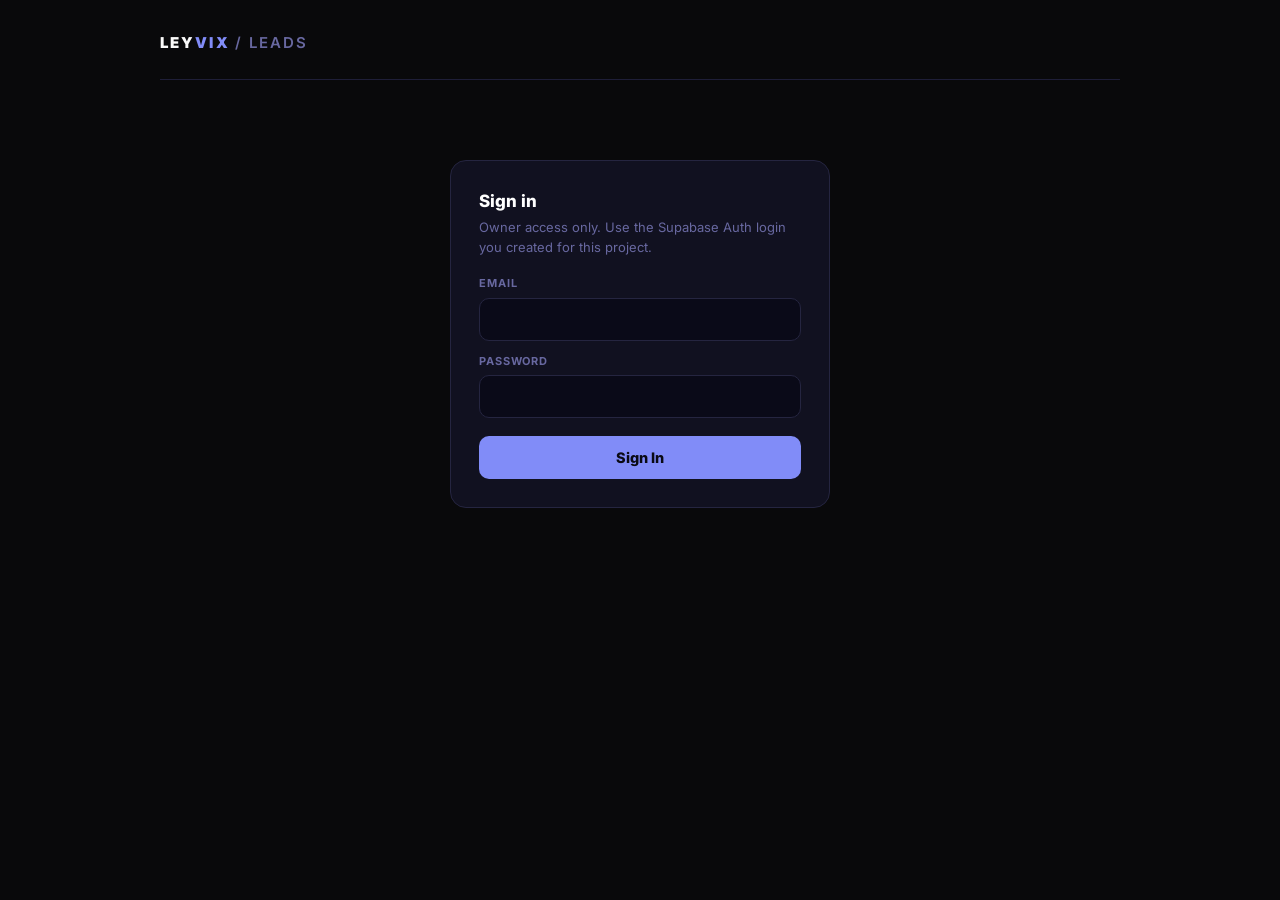
<file: admin.html>
<!DOCTYPE html>
<html lang="en">
<head>
<meta charset="UTF-8"/>
<meta name="viewport" content="width=device-width, initial-scale=1.0"/>
<title>Leads &middot; Leyvix</title>
<meta name="robots" content="noindex, nofollow"/>
<link rel="preconnect" href="https://fonts.googleapis.com"/>
<link rel="preconnect" href="https://fonts.gstatic.com" crossorigin/>
<link href="https://fonts.googleapis.com/css2?family=Inter:wght@400;500;600;700;800;900&display=swap" rel="stylesheet"/>
<style>
  :root{
    --bg:#09090b;
    --panel:#111120;
    --panel-2:#0f0f1e;
    --border:#1e1e38;
    --border-2:#252540;
    --text:#fafafa;
    --text-dim:#b8b8d8;
    --text-mute:#6868a0;
    --accent:#818cf8;
    --accent-2:#22d3ee;
    --danger:#f87171;
  }
  *,*::before,*::after{box-sizing:border-box;margin:0;padding:0;}
  body{
    background:var(--bg);
    color:var(--text);
    font-family:'Inter',sans-serif;
    line-height:1.5;
    -webkit-font-smoothing:antialiased;
  }
  .wrap{max-width:1000px;margin:0 auto;padding:32px 20px 60px;}

  header.site{display:flex;align-items:center;justify-content:space-between;padding-bottom:24px;border-bottom:1px solid var(--border);margin-bottom:28px;}
  .logo{font-weight:900;font-size:15px;letter-spacing:.14em;text-transform:uppercase;color:var(--text);}
  .logo span{color:var(--accent);}
  #signout-btn{display:none;background:transparent;border:1px solid var(--border-2);color:var(--text-dim);font-family:inherit;font-size:12.5px;font-weight:600;padding:8px 14px;border-radius:8px;cursor:pointer;}
  #signout-btn:hover{border-color:var(--accent);color:#fff;}

  /* Login */
  #login-card{
    max-width:380px;margin:80px auto 0;background:var(--panel);border:1px solid var(--border-2);
    border-radius:16px;padding:28px;
  }
  #login-card h1{font-size:17px;font-weight:800;color:#fff;margin-bottom:4px;}
  #login-card p.hint{font-size:13px;color:var(--text-mute);margin-bottom:18px;}
  .field{margin-bottom:12px;}
  .field label{display:block;font-size:11px;font-weight:700;color:var(--text-mute);text-transform:uppercase;letter-spacing:.08em;margin-bottom:6px;}
  .field input{
    width:100%;padding:12px 14px;border-radius:10px;border:1px solid var(--border-2);
    background:#0a0a18;color:#fff;font-family:'Inter',sans-serif;font-size:14px;outline:none;
  }
  .field input:focus-visible{border-color:var(--accent);}
  .btn{
    width:100%;padding:13px 18px;border-radius:10px;border:none;
    background:var(--accent);color:#0a0a14;font-family:'Inter',sans-serif;font-size:14.5px;font-weight:800;
    cursor:pointer;margin-top:6px;
  }
  .btn:hover{opacity:.9;}
  .btn:disabled{opacity:.6;cursor:default;}
  #login-error{font-size:13px;color:var(--danger);margin-top:12px;display:none;}
  #login-error.show{display:block;}

  /* Leads table */
  #leads-view{display:none;}
  .toolbar{display:flex;align-items:center;justify-content:space-between;margin-bottom:16px;flex-wrap:wrap;gap:10px;}
  .count{font-size:13px;color:var(--text-mute);font-weight:600;}
  #refresh-btn{background:transparent;border:1px solid var(--border-2);color:var(--text-dim);font-family:inherit;font-size:12.5px;font-weight:600;padding:8px 14px;border-radius:8px;cursor:pointer;}
  #refresh-btn:hover{border-color:var(--accent);color:#fff;}

  .table-wrap{border:1px solid var(--border);border-radius:12px;overflow:auto;}
  table{width:100%;border-collapse:collapse;min-width:640px;}
  thead th{
    text-align:left;font-size:10.5px;font-weight:800;letter-spacing:.08em;text-transform:uppercase;
    color:var(--text-mute);background:var(--panel-2);padding:12px 16px;border-bottom:1px solid var(--border);
    white-space:nowrap;position:sticky;top:0;
  }
  tbody td{padding:12px 16px;font-size:13.5px;color:var(--text-dim);border-bottom:1px solid var(--border);white-space:nowrap;}
  tbody tr:last-child td{border-bottom:none;}
  tbody tr:hover td{background:rgba(129,140,248,.05);}
  td.name{color:#fff;font-weight:600;}
  td.date{color:var(--text-mute);font-variant-numeric:tabular-nums;}
  #empty-state, #loading-state{padding:40px 16px;text-align:center;color:var(--text-mute);font-size:13.5px;}
  #error-state{padding:16px;text-align:center;color:var(--danger);font-size:13.5px;display:none;}
  #error-state.show{display:block;}
  #demo-banner{
    background:rgba(129,140,248,.1);border:1px solid rgba(129,140,248,.3);color:var(--accent);
    font-size:12.5px;font-weight:600;padding:10px 14px;border-radius:8px;margin-bottom:16px;
  }
  #demo-banner code{background:rgba(129,140,248,.15);padding:1px 5px;border-radius:4px;font-family:inherit;}
</style>
</head>
<body>

<div class="wrap">
  <header class="site">
    <div class="logo">LEY<span>VIX</span> <span style="color:var(--text-mute);font-weight:600;">/ leads</span></div>
    <button id="signout-btn">Sign out</button>
  </header>

  <div id="login-card">
    <h1>Sign in</h1>
    <p class="hint">Owner access only. Use the Supabase Auth login you created for this project.</p>
    <form id="login-form" novalidate>
      <div class="field">
        <label for="login-email">Email</label>
        <input type="email" id="login-email" autocomplete="username" required/>
      </div>
      <div class="field">
        <label for="login-password">Password</label>
        <input type="password" id="login-password" autocomplete="current-password" required/>
      </div>
      <button type="submit" class="btn" id="login-submit">Sign In</button>
      <p id="login-error"></p>
    </form>
  </div>

  <div id="leads-view">
    <div id="demo-banner" style="display:none;">Demo data &mdash; connect Supabase in <code>BACKEND_SETUP.md</code> to see real opt-ins here.</div>
    <div class="toolbar">
      <span class="count" id="leads-count"></span>
      <button id="refresh-btn">Refresh</button>
    </div>
    <div id="loading-state">Loading leads&hellip;</div>
    <div id="empty-state" style="display:none;">No opt-ins yet.</div>
    <p id="error-state"></p>
    <div class="table-wrap" id="table-wrap" style="display:none;">
      <table>
        <thead>
          <tr>
            <th>Date</th>
            <th>Name</th>
            <th>Email</th>
            <th>Phone</th>
            <th>Source</th>
          </tr>
        </thead>
        <tbody id="leads-tbody"></tbody>
      </table>
    </div>
  </div>
</div>

<script>
(function(){
  // Same Supabase project as landing.html. Paste your project URL and anon
  // public key below (see BACKEND_SETUP.md). Reading leads still requires a
  // signed-in Supabase Auth user, even with the anon key present here.
  var SUPABASE_URL = "https://xvaibxkspqmqkraydgha.supabase.co";
  var SUPABASE_ANON_KEY = "eyJhbGciOiJIUzI1NiIsInR5cCI6IkpXVCJ9.eyJpc3MiOiJzdXBhYmFzZSIsInJlZiI6Inh2YWlieGtzcHFtcWtyYXlkZ2hhIiwicm9sZSI6ImFub24iLCJpYXQiOjE3ODc2NTI4MzgsImV4cCI6MjEwMzIyODgzOH0.gHMKsIu-V1tXQa66koiHFxdYR8jHp3PACyeGL0LbUVI";

  // True until you paste real values above. Shows sample data with no login
  // required, so you can see what this page looks like before Supabase is wired up.
  var DEMO_MODE = SUPABASE_URL.indexOf('YOUR-PROJECT-REF') !== -1;

  var DEMO_LEADS = [
    { created_at: new Date(Date.now() - 2 * 3600 * 1000).toISOString(), name: 'Jordan Blake', email: 'jordan@blakeoutreach.com', phone: '(512) 555-0148', source: 'landing.html' },
    { created_at: new Date(Date.now() - 26 * 3600 * 1000).toISOString(), name: 'Priya Nair', email: 'priya@nairgrowth.io', phone: '(415) 555-0173', source: 'landing.html' },
    { created_at: new Date(Date.now() - 3 * 24 * 3600 * 1000).toISOString(), name: 'Marcus Webb', email: 'marcus@webbleads.com', phone: '(206) 555-0122', source: 'landing.html' }
  ];

  var SESSION_KEY = 'leyvix_admin_session';

  var loginCard = document.getElementById('login-card');
  var leadsView = document.getElementById('leads-view');
  var loginForm = document.getElementById('login-form');
  var loginEmail = document.getElementById('login-email');
  var loginPassword = document.getElementById('login-password');
  var loginSubmit = document.getElementById('login-submit');
  var loginError = document.getElementById('login-error');
  var signoutBtn = document.getElementById('signout-btn');
  var refreshBtn = document.getElementById('refresh-btn');

  function getSession(){
    try { return JSON.parse(sessionStorage.getItem(SESSION_KEY) || 'null'); }
    catch (e) { return null; }
  }
  function setSession(session){ sessionStorage.setItem(SESSION_KEY, JSON.stringify(session)); }
  function clearSession(){ sessionStorage.removeItem(SESSION_KEY); }

  function showLoginError(text){
    loginError.textContent = text;
    loginError.classList.add('show');
  }

  function showLoggedIn(){
    loginCard.style.display = 'none';
    signoutBtn.style.display = DEMO_MODE ? 'none' : 'inline-block';
    leadsView.style.display = 'block';
    document.getElementById('demo-banner').style.display = DEMO_MODE ? 'block' : 'none';
    loadLeads();
  }

  function showLoggedOut(){
    loginCard.style.display = 'block';
    signoutBtn.style.display = 'none';
    leadsView.style.display = 'none';
  }

  loginForm.addEventListener('submit', function(e){
    e.preventDefault();
    loginError.classList.remove('show');
    loginSubmit.disabled = true;
    loginSubmit.textContent = 'Signing in...';

    fetch(SUPABASE_URL + '/auth/v1/token?grant_type=password', {
      method: 'POST',
      headers: {
        'Content-Type': 'application/json',
        'apikey': SUPABASE_ANON_KEY
      },
      body: JSON.stringify({
        email: loginEmail.value.trim(),
        password: loginPassword.value
      })
    })
    .then(function(res){ return res.json().then(function(body){ return { ok: res.ok, body: body }; }); })
    .then(function(result){
      loginSubmit.disabled = false;
      loginSubmit.textContent = 'Sign In';
      if (!result.ok || !result.body.access_token) {
        showLoginError('Wrong email or password.');
        return;
      }
      setSession({ access_token: result.body.access_token });
      loginPassword.value = '';
      showLoggedIn();
    })
    .catch(function(){
      loginSubmit.disabled = false;
      loginSubmit.textContent = 'Sign In';
      showLoginError('Could not reach the login server. Check your connection and try again.');
    });
  });

  signoutBtn.addEventListener('click', function(){
    clearSession();
    showLoggedOut();
  });

  refreshBtn.addEventListener('click', loadLeads);

  function escapeHtml(value){
    return String(value).replace(/[&<>"']/g, function(ch){
      return { '&':'&amp;', '<':'&lt;', '>':'&gt;', '"':'&quot;', "'":'&#39;' }[ch];
    });
  }

  function formatDate(iso){
    var d = new Date(iso);
    if (isNaN(d.getTime())) return iso;
    return d.toLocaleDateString(undefined, { year:'numeric', month:'short', day:'numeric' }) +
      ' ' + d.toLocaleTimeString(undefined, { hour:'2-digit', minute:'2-digit' });
  }

  function renderLeads(leads){
    var loading = document.getElementById('loading-state');
    var empty = document.getElementById('empty-state');
    var tableWrap = document.getElementById('table-wrap');
    var tbody = document.getElementById('leads-tbody');
    var countEl = document.getElementById('leads-count');

    loading.style.display = 'none';
    countEl.textContent = leads.length + (leads.length === 1 ? ' opt-in' : ' opt-ins');

    if (leads.length === 0) {
      empty.style.display = 'block';
      tableWrap.style.display = 'none';
      return;
    }

    tbody.innerHTML = leads.map(function(lead){
      return '<tr>' +
        '<td class="date">' + escapeHtml(formatDate(lead.created_at)) + '</td>' +
        '<td class="name">' + escapeHtml(lead.name || '') + '</td>' +
        '<td>' + escapeHtml(lead.email || '') + '</td>' +
        '<td>' + escapeHtml(lead.phone || '') + '</td>' +
        '<td>' + escapeHtml(lead.source || '') + '</td>' +
        '</tr>';
    }).join('');
    tableWrap.style.display = 'block';
  }

  function loadLeads(){
    var loading = document.getElementById('loading-state');
    var empty = document.getElementById('empty-state');
    var errorState = document.getElementById('error-state');
    var tableWrap = document.getElementById('table-wrap');

    loading.style.display = 'block';
    empty.style.display = 'none';
    errorState.classList.remove('show');
    tableWrap.style.display = 'none';

    if (DEMO_MODE) {
      setTimeout(function(){ renderLeads(DEMO_LEADS); }, 300);
      return;
    }

    var session = getSession();
    if (!session) { showLoggedOut(); return; }

    fetch(SUPABASE_URL + '/rest/v1/leads?select=*&order=created_at.desc', {
      headers: {
        'apikey': SUPABASE_ANON_KEY,
        'Authorization': 'Bearer ' + session.access_token
      }
    })
    .then(function(res){
      if (res.status === 401) {
        clearSession();
        showLoggedOut();
        throw new Error('session-expired');
      }
      if (!res.ok) throw new Error('request-failed');
      return res.json();
    })
    .then(renderLeads)
    .catch(function(err){
      loading.style.display = 'none';
      if (err.message === 'session-expired') return;
      errorState.textContent = 'Could not load leads. Try refreshing.';
      errorState.classList.add('show');
    });
  }

  if (DEMO_MODE || getSession()) showLoggedIn();
  else showLoggedOut();
})();
</script>

</body>
</html>
</file>
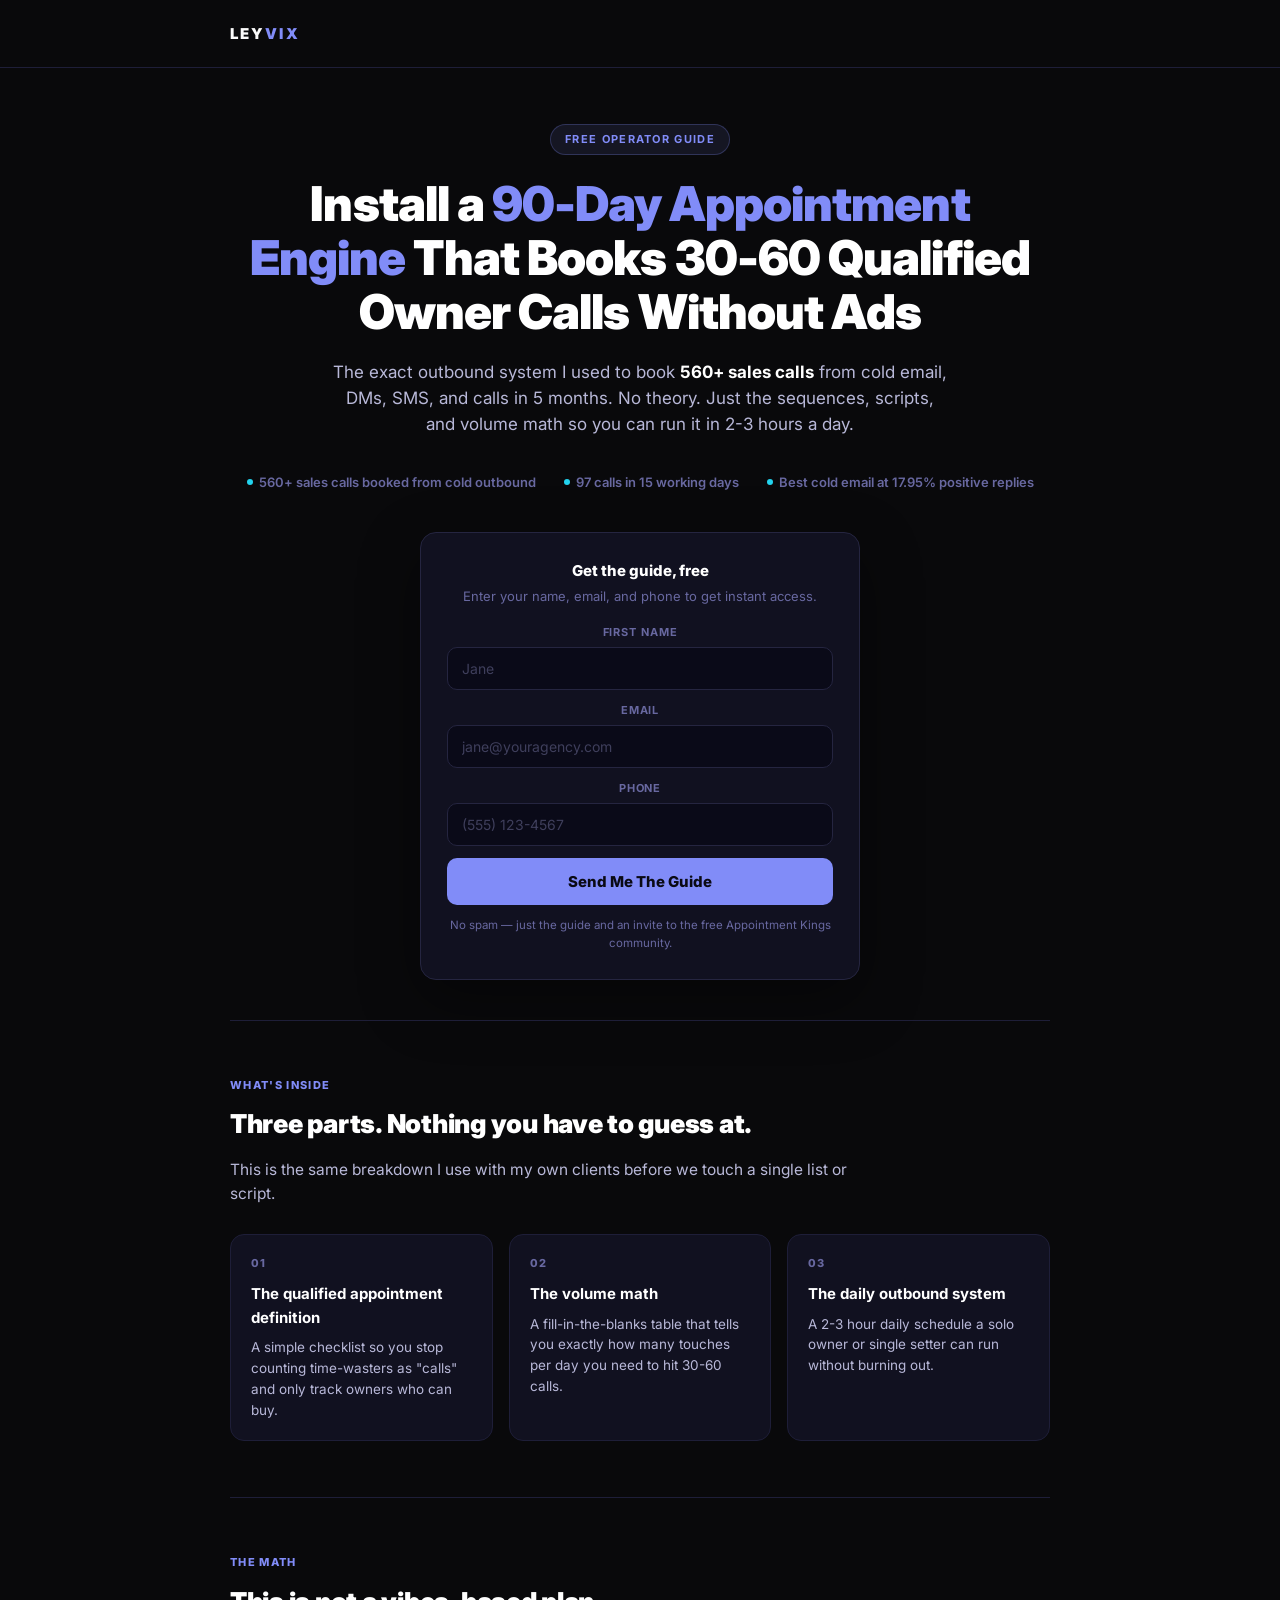
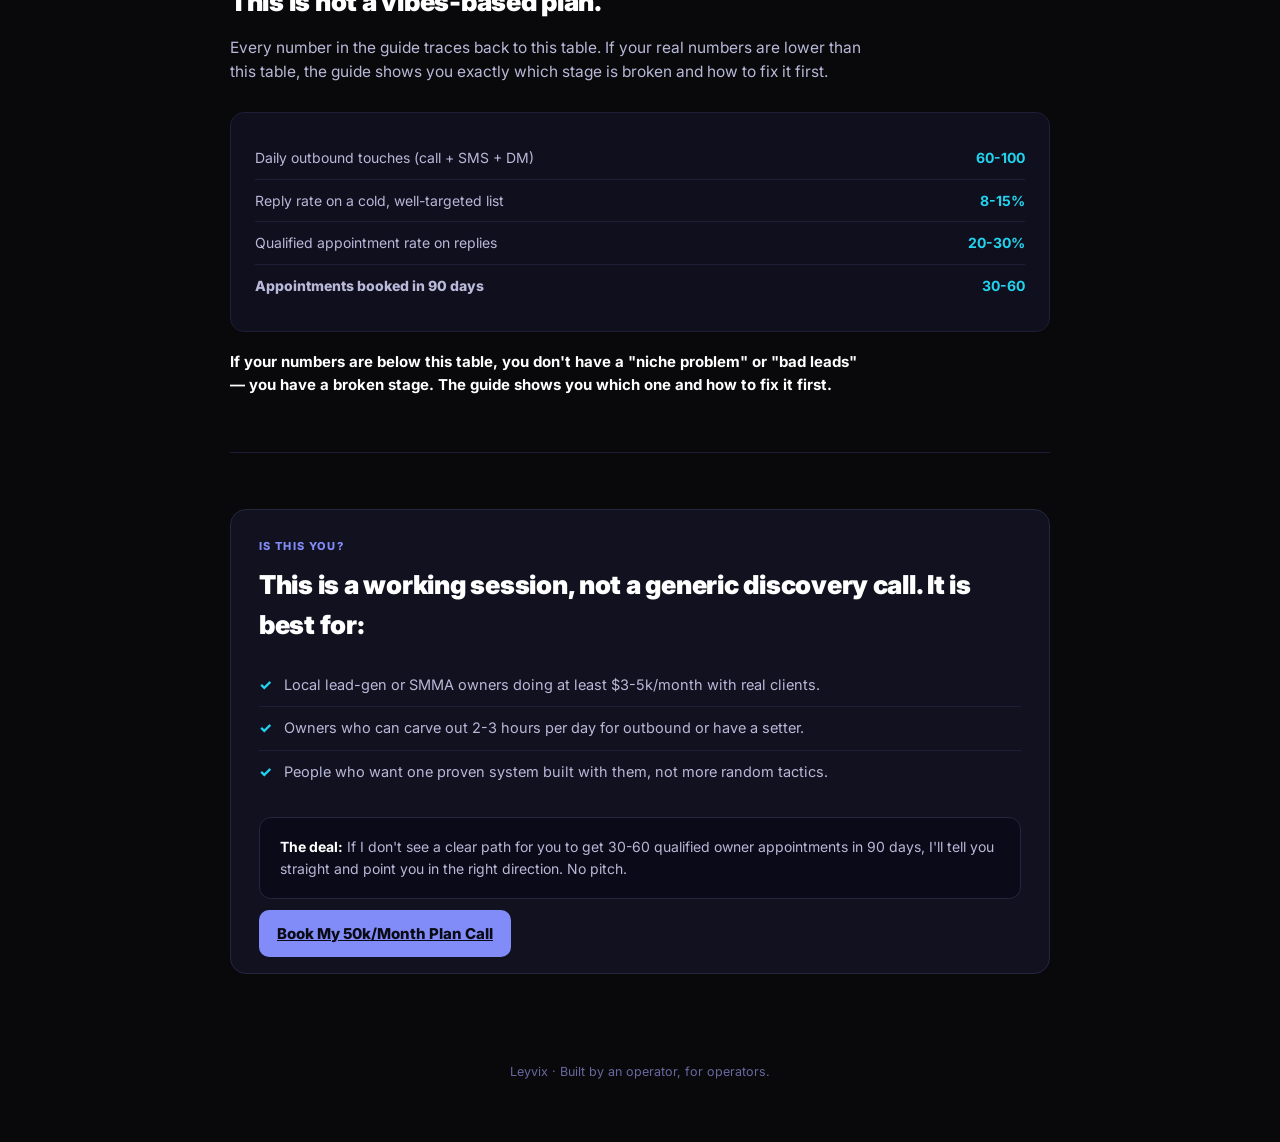
<file: landing.html>
<!DOCTYPE html>
<html lang="en">
<head>
<meta charset="UTF-8"/>
<meta name="viewport" content="width=device-width, initial-scale=1.0"/>
<title>The 90-Day Appointment Engine</title>
<meta name="description" content="The exact outbound system used to book 30-60 qualified owner appointments in 90 days for local lead-gen and SMMA offers. Free guide."/>
<link rel="preconnect" href="https://fonts.googleapis.com"/>
<link rel="preconnect" href="https://fonts.gstatic.com" crossorigin/>
<link href="https://fonts.googleapis.com/css2?family=Inter:wght@400;500;600;700;800;900&display=swap" rel="stylesheet"/>
<style>
  :root{
    --bg:#09090b;
    --panel:#111120;
    --panel-2:#0f0f1e;
    --border:#1e1e38;
    --border-2:#252540;
    --text:#fafafa;
    --text-dim:#b8b8d8;
    --text-mute:#6868a0;
    --accent:#818cf8;
    --accent-2:#22d3ee;
    --danger:#f87171;
  }
  *,*::before,*::after{box-sizing:border-box;margin:0;padding:0;}
  html{scroll-behavior:smooth;}
  body{
    background:var(--bg);
    color:var(--text);
    font-family:'Inter',sans-serif;
    line-height:1.55;
    -webkit-font-smoothing:antialiased;
  }
  a{color:inherit;}
  .wrap{max-width:860px;margin:0 auto;padding:0 20px;}
  ::selection{background:var(--accent);color:#0a0a14;}

  header.site{padding:22px 0;border-bottom:1px solid var(--border);}
  .logo{font-weight:900;font-size:15px;letter-spacing:.14em;text-transform:uppercase;color:var(--text);}
  .logo span{color:var(--accent);}

  .hero{padding:64px 0 40px;text-align:center;}
  .eyebrow{
    display:inline-block;font-size:11px;font-weight:700;letter-spacing:.12em;text-transform:uppercase;
    color:var(--accent);background:rgba(129,140,248,.1);border:1px solid rgba(129,140,248,.25);
    padding:6px 14px;border-radius:999px;margin-bottom:22px;
  }
  h1{font-size:clamp(30px,5vw,48px);font-weight:900;letter-spacing:-.02em;line-height:1.12;color:#fff;}
  h1 em{color:var(--accent);font-style:normal;}
  .sub{max-width:620px;margin:20px auto 0;font-size:17px;color:var(--text-dim);}
  .sub strong{color:#fff;font-weight:700;}

  .proof-row{display:flex;justify-content:center;gap:28px;flex-wrap:wrap;margin:34px 0 0;font-size:13px;color:var(--text-mute);font-weight:600;}
  .proof-row span{display:flex;align-items:center;gap:6px;}
  .dot{width:6px;height:6px;border-radius:50%;background:var(--accent-2);}

  .optin{
    max-width:440px;margin:40px auto 0;background:var(--panel);
    border:1px solid var(--border-2);border-radius:16px;padding:26px;
    box-shadow:0 20px 60px rgba(0,0,0,.4);
  }
  .optin h2{font-size:15px;font-weight:800;color:#fff;margin-bottom:4px;}
  .optin p.hint{font-size:13px;color:var(--text-mute);margin-bottom:18px;}
  .field{margin-bottom:12px;}
  .field label{display:block;font-size:11px;font-weight:700;color:var(--text-mute);text-transform:uppercase;letter-spacing:.08em;margin-bottom:6px;}
  .field input{
    width:100%;padding:12px 14px;border-radius:10px;border:1px solid var(--border-2);
    background:#0a0a18;color:#fff;font-family:'Inter',sans-serif;font-size:14px;outline:none;
    transition:border-color .15s;
  }
  .field input:focus{border-color:var(--accent);}
  .field input::placeholder{color:#3f3f5c;}
  .field.error input{border-color:var(--danger);}
  .field-err{font-size:12px;color:var(--danger);margin-top:6px;display:none;}
  .field.error .field-err{display:block;}

  .btn{
    width:100%;padding:14px 18px;border-radius:10px;border:none;
    background:var(--accent);color:#0a0a14;font-family:'Inter',sans-serif;font-size:15px;font-weight:800;
    cursor:pointer;transition:opacity .15s, transform .1s;
  }
  .btn:hover{opacity:.9;}
  .btn:active{transform:translateY(1px);}
  .btn:disabled{opacity:.6;cursor:default;}
  .btn.secondary{background:transparent;border:1px solid var(--border-2);color:#fff;}

  .optin .fine{font-size:11.5px;color:var(--text-mute);text-align:center;margin-top:12px;}
  .status-msg{font-size:13px;text-align:center;margin-top:12px;display:none;}
  .status-msg.show{display:block;}
  .status-msg.ok{color:#4ade80;}
  .status-msg.bad{color:var(--danger);}

  section{padding:56px 0;border-top:1px solid var(--border);}
  .kicker{font-size:11px;font-weight:800;letter-spacing:.12em;text-transform:uppercase;color:var(--accent);margin-bottom:10px;}
  h2.section-title{font-size:26px;font-weight:900;color:#fff;letter-spacing:-.01em;margin-bottom:14px;}
  p.lead{font-size:15.5px;color:var(--text-dim);max-width:640px;}

  .grid-3{display:grid;grid-template-columns:repeat(3,1fr);gap:16px;margin-top:28px;}
  .card{background:var(--panel);border:1px solid var(--border);border-radius:14px;padding:20px;}
  .card .num{font-size:11px;font-weight:800;color:var(--text-mute);letter-spacing:.1em;margin-bottom:10px;}
  .card h3{font-size:15px;font-weight:700;color:#fff;margin-bottom:8px;}
  .card p{font-size:13.5px;color:var(--text-dim);}

  .math{background:var(--panel-2);border:1px solid var(--border);border-radius:14px;padding:24px;margin-top:28px;}
  .math ul{list-style:none;}
  .math li{display:flex;justify-content:space-between;padding:10px 0;border-bottom:1px solid var(--border);font-size:14px;}
  .math li:last-child{border-bottom:none;font-weight:800;color:#fff;}
  .math li span:first-child{color:var(--text-dim);}
  .math li span:last-child{color:var(--accent-2);font-weight:700;}
  .diagnostic{margin-top:18px;font-size:15px;font-weight:700;color:#fff;max-width:640px;}

  .fit{background:var(--panel);border:1px solid var(--border-2);border-radius:16px;padding:28px;}
  .fit h2.section-title{margin-bottom:18px;}
  .fit ul{list-style:none;margin:0 0 24px;}
  .fit li{display:flex;gap:12px;padding:10px 0;font-size:14.5px;color:var(--text-dim);border-bottom:1px solid var(--border);}
  .fit li:last-child{border-bottom:none;}
  .fit li::before{content:'✓';color:var(--accent-2);font-weight:800;flex-shrink:0;}
  .risk{
    background:#0a0a18;border:1px solid var(--border-2);border-radius:12px;padding:18px 20px;
    font-size:14px;color:var(--text-dim);margin-bottom:22px;
  }
  .risk strong{color:#fff;}

  footer.site{padding:32px 0 60px;text-align:center;color:var(--text-mute);font-size:12.5px;}

  @media (max-width:700px){
    .grid-3{grid-template-columns:1fr;}
    .proof-row{gap:14px 22px;}
  }
</style>
</head>
<body>

<header class="site">
  <div class="wrap">
    <div class="logo">LEY<span>VIX</span></div>
  </div>
</header>

<div class="wrap">
  <section class="hero" style="border-top:none;padding-top:56px;">
    <span class="eyebrow">Free operator guide</span>
    <h1>Install a <em>90-Day Appointment Engine</em> That Books 30-60 Qualified Owner Calls Without Ads</h1>
    <p class="sub">The exact outbound system I used to book <strong>560+ sales calls</strong> from cold email, DMs, SMS, and calls in 5 months. No theory. Just the sequences, scripts, and volume math so you can run it in 2-3 hours a day.</p>

    <div class="proof-row">
      <span><span class="dot"></span>560+ sales calls booked from cold outbound</span>
      <span><span class="dot"></span>97 calls in 15 working days</span>
      <span><span class="dot"></span>Best cold email at 17.95% positive replies</span>
    </div>

    <div class="optin" id="optin-card">
      <h2>Get the guide, free</h2>
      <p class="hint">Enter your name, email, and phone to get instant access.</p>
      <form id="optin-form" novalidate>
        <div class="field" id="field-name">
          <label for="name">First name</label>
          <input type="text" id="name" name="name" placeholder="Jane" autocomplete="given-name"/>
          <div class="field-err">Enter your first name.</div>
        </div>
        <div class="field" id="field-email">
          <label for="email">Email</label>
          <input type="email" id="email" name="email" placeholder="jane@youragency.com" autocomplete="email"/>
          <div class="field-err">Enter a valid email address.</div>
        </div>
        <div class="field" id="field-phone">
          <label for="phone">Phone</label>
          <input type="tel" id="phone" name="phone" placeholder="(555) 123-4567" autocomplete="tel"/>
          <div class="field-err">Enter a valid phone number.</div>
        </div>
        <button type="submit" class="btn" id="optin-submit">Send Me The Guide</button>
        <p class="fine">No spam &mdash; just the guide and an invite to the free Appointment Kings community.</p>
        <p class="status-msg" id="optin-status"></p>
      </form>
    </div>
  </section>

  <section>
    <div class="kicker">What's inside</div>
    <h2 class="section-title">Three parts. Nothing you have to guess at.</h2>
    <p class="lead">This is the same breakdown I use with my own clients before we touch a single list or script.</p>
    <div class="grid-3">
      <div class="card">
        <div class="num">01</div>
        <h3>The qualified appointment definition</h3>
        <p>A simple checklist so you stop counting time-wasters as "calls" and only track owners who can buy.</p>
      </div>
      <div class="card">
        <div class="num">02</div>
        <h3>The volume math</h3>
        <p>A fill-in-the-blanks table that tells you exactly how many touches per day you need to hit 30-60 calls.</p>
      </div>
      <div class="card">
        <div class="num">03</div>
        <h3>The daily outbound system</h3>
        <p>A 2-3 hour daily schedule a solo owner or single setter can run without burning out.</p>
      </div>
    </div>
  </section>

  <section>
    <div class="kicker">The math</div>
    <h2 class="section-title">This is not a vibes-based plan.</h2>
    <p class="lead">Every number in the guide traces back to this table. If your real numbers are lower than this table, the guide shows you exactly which stage is broken and how to fix it first.</p>
    <div class="math">
      <ul>
        <li><span>Daily outbound touches (call + SMS + DM)</span><span>60-100</span></li>
        <li><span>Reply rate on a cold, well-targeted list</span><span>8-15%</span></li>
        <li><span>Qualified appointment rate on replies</span><span>20-30%</span></li>
        <li><span>Appointments booked in 90 days</span><span>30-60</span></li>
      </ul>
    </div>
    <p class="diagnostic">If your numbers are below this table, you don't have a "niche problem" or "bad leads" &mdash; you have a broken stage. The guide shows you which one and how to fix it first.</p>
  </section>

  <section>
    <div class="fit">
      <div class="kicker">Is this you?</div>
      <h2 class="section-title">This is a working session, not a generic discovery call. It is best for:</h2>
      <ul>
        <li>Local lead-gen or SMMA owners doing at least $3-5k/month with real clients.</li>
        <li>Owners who can carve out 2-3 hours per day for outbound or have a setter.</li>
        <li>People who want one proven system built with them, not more random tactics.</li>
      </ul>
      <div class="risk">
        <strong>The deal:</strong> If I don't see a clear path for you to get 30-60 qualified owner appointments in 90 days, I'll tell you straight and point you in the right direction. No pitch.
      </div>
      <a href="https://calendly.com/marko-leyvix/discovery-call" class="btn" id="book-call-btn" target="_blank" rel="noopener">Book My 50k/Month Plan Call</a>
    </div>
  </section>
</div>

<footer class="site">
  <div class="wrap">Leyvix &middot; Built by an operator, for operators.</div>
</footer>

<script>
(function(){
  // ---- Supabase project settings -------------------------------------
  // Create a free project at supabase.com, run the SQL in BACKEND_SETUP.md,
  // then paste your project's URL and anon public key below. Both are safe
  // to expose client-side: Row Level Security (see BACKEND_SETUP.md) only
  // allows this key to INSERT new leads, never read or change existing ones.
  var SUPABASE_URL = "https://xvaibxkspqmqkraydgha.supabase.co";
  var SUPABASE_ANON_KEY = "eyJhbGciOiJIUzI1NiIsInR5cCI6IkpXVCJ9.eyJpc3MiOiJzdXBhYmFzZSIsInJlZiI6Inh2YWlieGtzcHFtcWtyYXlkZ2hhIiwicm9sZSI6ImFub24iLCJpYXQiOjE3ODc2NTI4MzgsImV4cCI6MjEwMzIyODgzOH0.gHMKsIu-V1tXQa66koiHFxdYR8jHp3PACyeGL0LbUVI";

  // Optional: if you also run an ESP/CRM automation (ActiveCampaign, GHL, etc.)
  // off this opt-in, put its webhook URL here. Leave as-is to skip it.
  var WEBHOOK_URL = "https://your-esp-or-crm.example.com/webhook/90-day-engine-optin";
  var LEAD_TAG = "lead:90-day-engine";

  var form = document.getElementById('optin-form');
  var nameField = document.getElementById('name');
  var emailField = document.getElementById('email');
  var phoneField = document.getElementById('phone');
  var submitBtn = document.getElementById('optin-submit');
  var statusMsg = document.getElementById('optin-status');

  function setError(fieldId, hasError){
    var el = document.getElementById(fieldId);
    if (hasError) el.classList.add('error');
    else el.classList.remove('error');
  }

  function isValidEmail(value){
    return /^[^\s@]+@[^\s@]+\.[^\s@]+$/.test(value);
  }

  function isValidPhone(value){
    return value.replace(/\D/g, '').length >= 7;
  }

  function showStatus(text, kind){
    statusMsg.textContent = text;
    statusMsg.className = 'status-msg show ' + kind;
  }

  form.addEventListener('submit', function(e){
    e.preventDefault();

    var name = nameField.value.trim();
    var email = emailField.value.trim();
    var phone = phoneField.value.trim();
    var nameOk = name.length > 0;
    var emailOk = isValidEmail(email);
    var phoneOk = isValidPhone(phone);

    setError('field-name', !nameOk);
    setError('field-email', !emailOk);
    setError('field-phone', !phoneOk);

    if (!nameOk || !emailOk || !phoneOk) return;

    submitBtn.disabled = true;
    submitBtn.textContent = 'Sending...';

    var lead = {
      name: name,
      email: email,
      phone: phone,
      tag: LEAD_TAG,
      source: 'landing.html'
    };

    // Store the opt-in in your private Supabase database.
    var storeLead = fetch(SUPABASE_URL + '/rest/v1/leads', {
      method: 'POST',
      headers: {
        'Content-Type': 'application/json',
        'apikey': SUPABASE_ANON_KEY,
        'Authorization': 'Bearer ' + SUPABASE_ANON_KEY,
        'Prefer': 'return=minimal'
      },
      body: JSON.stringify(lead)
    }).catch(function(){
      // Don't block the visitor if the database call fails client-side.
    });

    // Fire the optional ESP/CRM webhook in parallel, if configured.
    var notifyEsp = fetch(WEBHOOK_URL, {
      method: 'POST',
      headers: { 'Content-Type': 'application/json' },
      body: JSON.stringify(lead)
    }).catch(function(){
      // Placeholder webhook URLs are expected to fail until replaced.
    });

    Promise.all([storeLead, notifyEsp]).then(function(){
      redirectToThankYou(name);
    });
  });

  function redirectToThankYou(name){
    var params = new URLSearchParams({ name: name });
    window.location.href = 'thankyou.html?' + params.toString();
  }
})();
</script>

</body>
</html>
</file>
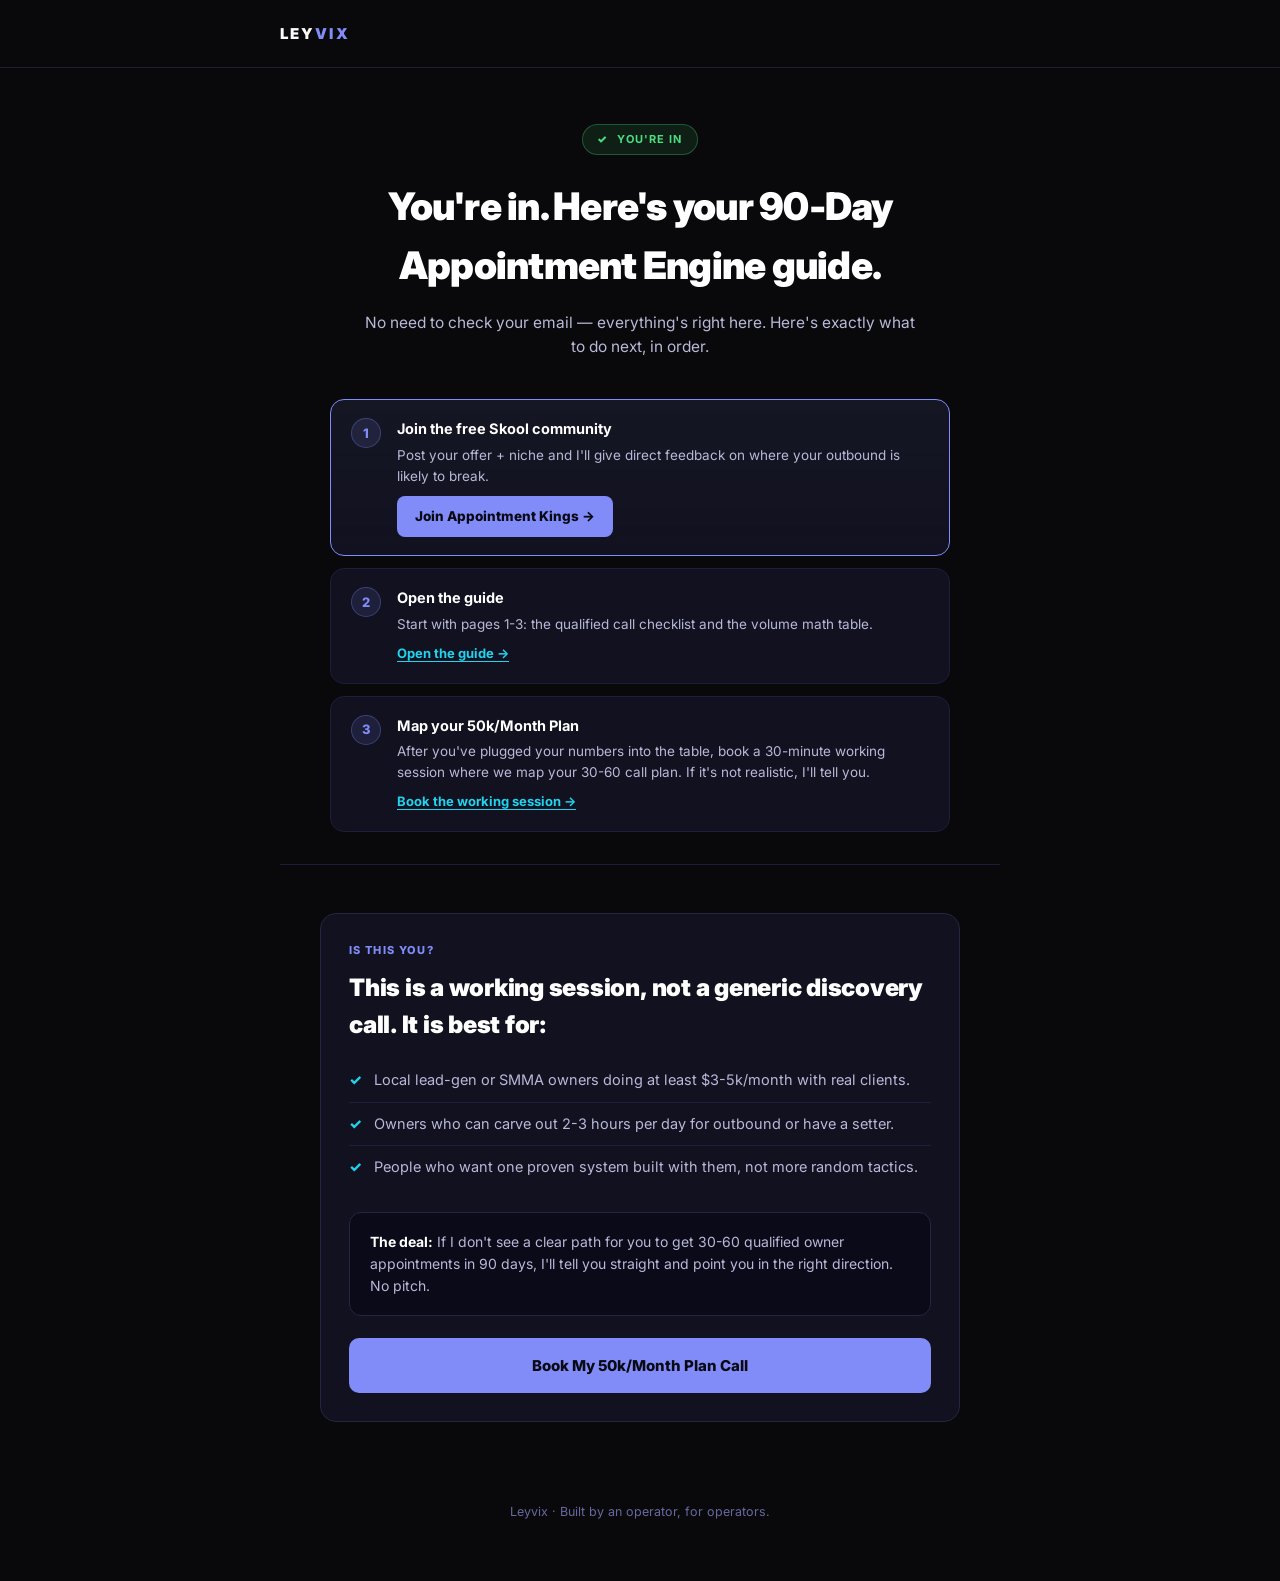
<file: thankyou.html>
<!DOCTYPE html>
<html lang="en">
<head>
<meta charset="UTF-8"/>
<meta name="viewport" content="width=device-width, initial-scale=1.0"/>
<title>Here's Your Guide</title>
<meta name="description" content="Your 90-Day Appointment Engine guide is here. Here's what to do next."/>
<link rel="preconnect" href="https://fonts.googleapis.com"/>
<link rel="preconnect" href="https://fonts.gstatic.com" crossorigin/>
<link href="https://fonts.googleapis.com/css2?family=Inter:wght@400;500;600;700;800;900&display=swap" rel="stylesheet"/>
<style>
  :root{
    --bg:#09090b;
    --panel:#111120;
    --panel-2:#0f0f1e;
    --border:#1e1e38;
    --border-2:#252540;
    --text:#fafafa;
    --text-dim:#b8b8d8;
    --text-mute:#6868a0;
    --accent:#818cf8;
    --accent-2:#22d3ee;
    --danger:#f87171;
  }
  *,*::before,*::after{box-sizing:border-box;margin:0;padding:0;}
  body{
    background:var(--bg);
    color:var(--text);
    font-family:'Inter',sans-serif;
    line-height:1.55;
    -webkit-font-smoothing:antialiased;
  }
  a{color:inherit;}
  .wrap{max-width:760px;margin:0 auto;padding:0 20px;}

  header.site{padding:22px 0;border-bottom:1px solid var(--border);}
  .logo{font-weight:900;font-size:15px;letter-spacing:.14em;text-transform:uppercase;color:var(--text);}
  .logo span{color:var(--accent);}

  .hero{padding:56px 0 20px;text-align:center;}
  .badge{
    display:inline-flex;align-items:center;gap:8px;font-size:11px;font-weight:700;letter-spacing:.1em;text-transform:uppercase;
    color:#4ade80;background:rgba(74,222,128,.1);border:1px solid rgba(74,222,128,.3);
    padding:6px 14px;border-radius:999px;margin-bottom:22px;
  }
  .badge::before{content:'✓';font-weight:900;}
  h1{font-size:clamp(26px,4.5vw,38px);font-weight:900;letter-spacing:-.02em;color:#fff;}
  h1 span.name{color:var(--accent);}
  p.sub{max-width:560px;margin:16px auto 0;font-size:15.5px;color:var(--text-dim);}

  .steps{max-width:620px;margin:40px auto 0;text-align:left;}
  .step{
    display:flex;gap:16px;background:var(--panel);border:1px solid var(--border);border-radius:14px;
    padding:18px 20px;margin-bottom:12px;
  }
  .step-num{
    flex-shrink:0;width:30px;height:30px;border-radius:50%;background:rgba(129,140,248,.12);
    border:1px solid rgba(129,140,248,.3);color:var(--accent);font-weight:800;font-size:13px;
    display:flex;align-items:center;justify-content:center;
  }
  .step h3{font-size:14.5px;font-weight:700;color:#fff;margin-bottom:4px;}
  .step p{font-size:13.5px;color:var(--text-dim);}
  .step a.link-btn{
    display:inline-block;margin-top:8px;font-size:13px;font-weight:700;color:var(--accent-2);
    text-decoration:underline;text-underline-offset:3px;
  }
  .step.step-primary{border-color:var(--accent);background:linear-gradient(180deg,rgba(129,140,248,.1),var(--panel));}
  .step a.link-btn-loud{
    display:inline-block;margin-top:10px;padding:10px 18px;border-radius:8px;
    background:var(--accent);color:#0a0a14;font-size:13.5px;font-weight:800;text-decoration:none;
    transition:opacity .15s;
  }
  .step a.link-btn-loud:hover{opacity:.9;}

  section{padding:48px 0;border-top:1px solid var(--border);}
  .kicker{font-size:11px;font-weight:800;letter-spacing:.12em;text-transform:uppercase;color:var(--accent);margin-bottom:10px;}
  h2.section-title{font-size:24px;font-weight:900;color:#fff;letter-spacing:-.01em;margin-bottom:16px;}

  .fit{background:var(--panel);border:1px solid var(--border-2);border-radius:16px;padding:28px;max-width:640px;margin:0 auto;}
  .fit ul{list-style:none;margin:0 0 24px;}
  .fit li{display:flex;gap:12px;padding:10px 0;font-size:14.5px;color:var(--text-dim);border-bottom:1px solid var(--border);}
  .fit li:last-child{border-bottom:none;}
  .fit li::before{content:'✓';color:var(--accent-2);font-weight:800;flex-shrink:0;}

  .risk{
    background:#0a0a18;border:1px solid var(--border-2);border-radius:12px;padding:18px 20px;
    font-size:14px;color:var(--text-dim);margin-bottom:22px;
  }
  .risk strong{color:#fff;}

  .btn{
    display:block;width:100%;text-align:center;padding:16px 18px;border-radius:10px;border:none;
    background:var(--accent);color:#0a0a14;font-family:'Inter',sans-serif;font-size:15px;font-weight:800;
    cursor:pointer;transition:opacity .15s, transform .1s;text-decoration:none;
  }
  .btn:hover{opacity:.9;}
  .btn:active{transform:translateY(1px);}

  footer.site{padding:32px 0 60px;text-align:center;color:var(--text-mute);font-size:12.5px;}

  @media (max-width:600px){
    .step{flex-direction:column;}
  }
</style>
</head>
<body>

<header class="site">
  <div class="wrap">
    <div class="logo">LEY<span>VIX</span></div>
  </div>
</header>

<div class="wrap">
  <section class="hero" style="border-top:none;">
    <span class="badge">You're in</span>
    <h1 id="ty-headline">You're in. Here's your 90-Day Appointment Engine guide.</h1>
    <p class="sub">No need to check your email &mdash; everything's right here. Here's exactly what to do next, in order.</p>

    <div class="steps">
      <div class="step step-primary">
        <div class="step-num">1</div>
        <div>
          <h3>Join the free Skool community</h3>
          <p>Post your offer + niche and I'll give direct feedback on where your outbound is likely to break.</p>
          <a class="link-btn-loud" href="https://www.skool.com/test-9340" target="_blank" rel="noopener">Join Appointment Kings &rarr;</a>
        </div>
      </div>
      <div class="step">
        <div class="step-num">2</div>
        <div>
          <h3>Open the guide</h3>
          <p>Start with pages 1-3: the qualified call checklist and the volume math table.</p>
          <a class="link-btn" href="https://docs.google.com/document/d/1KspsQ7V_Tgw1B2adL6btc2bAePOssHpKW-g-jGSHwio/edit?usp=sharing" target="_blank" rel="noopener">Open the guide &rarr;</a>
        </div>
      </div>
      <div class="step">
        <div class="step-num">3</div>
        <div>
          <h3>Map your 50k/Month Plan</h3>
          <p>After you've plugged your numbers into the table, book a 30-minute working session where we map your 30-60 call plan. If it's not realistic, I'll tell you.</p>
          <a class="link-btn" href="https://calendly.com/marko-leyvix/discovery-call" target="_blank" rel="noopener">Book the working session &rarr;</a>
        </div>
      </div>
    </div>
  </section>

  <section>
    <div class="fit">
      <div class="kicker">Is this you?</div>
      <h2 class="section-title">This is a working session, not a generic discovery call. It is best for:</h2>
      <ul>
        <li>Local lead-gen or SMMA owners doing at least $3-5k/month with real clients.</li>
        <li>Owners who can carve out 2-3 hours per day for outbound or have a setter.</li>
        <li>People who want one proven system built with them, not more random tactics.</li>
      </ul>
      <div class="risk">
        <strong>The deal:</strong> If I don't see a clear path for you to get 30-60 qualified owner appointments in 90 days, I'll tell you straight and point you in the right direction. No pitch.
      </div>
      <a href="https://calendly.com/marko-leyvix/discovery-call" class="btn" id="book-call-btn" target="_blank" rel="noopener">Book My 50k/Month Plan Call</a>
    </div>
  </section>
</div>

<footer class="site">
  <div class="wrap">Leyvix &middot; Built by an operator, for operators.</div>
</footer>

<script>
(function(){
  var params = new URLSearchParams(window.location.search);
  var name = (params.get('name') || '').trim();
  if (name) {
    var safeName = name.replace(/[<>&"]/g, '');
    if (safeName) {
      document.getElementById('ty-headline').innerHTML =
        "You're in, <span class=\"name\">" + safeName + "</span>. Here's your 90-Day Appointment Engine guide.";
    }
  }
})();
</script>

</body>
</html>
</file>
